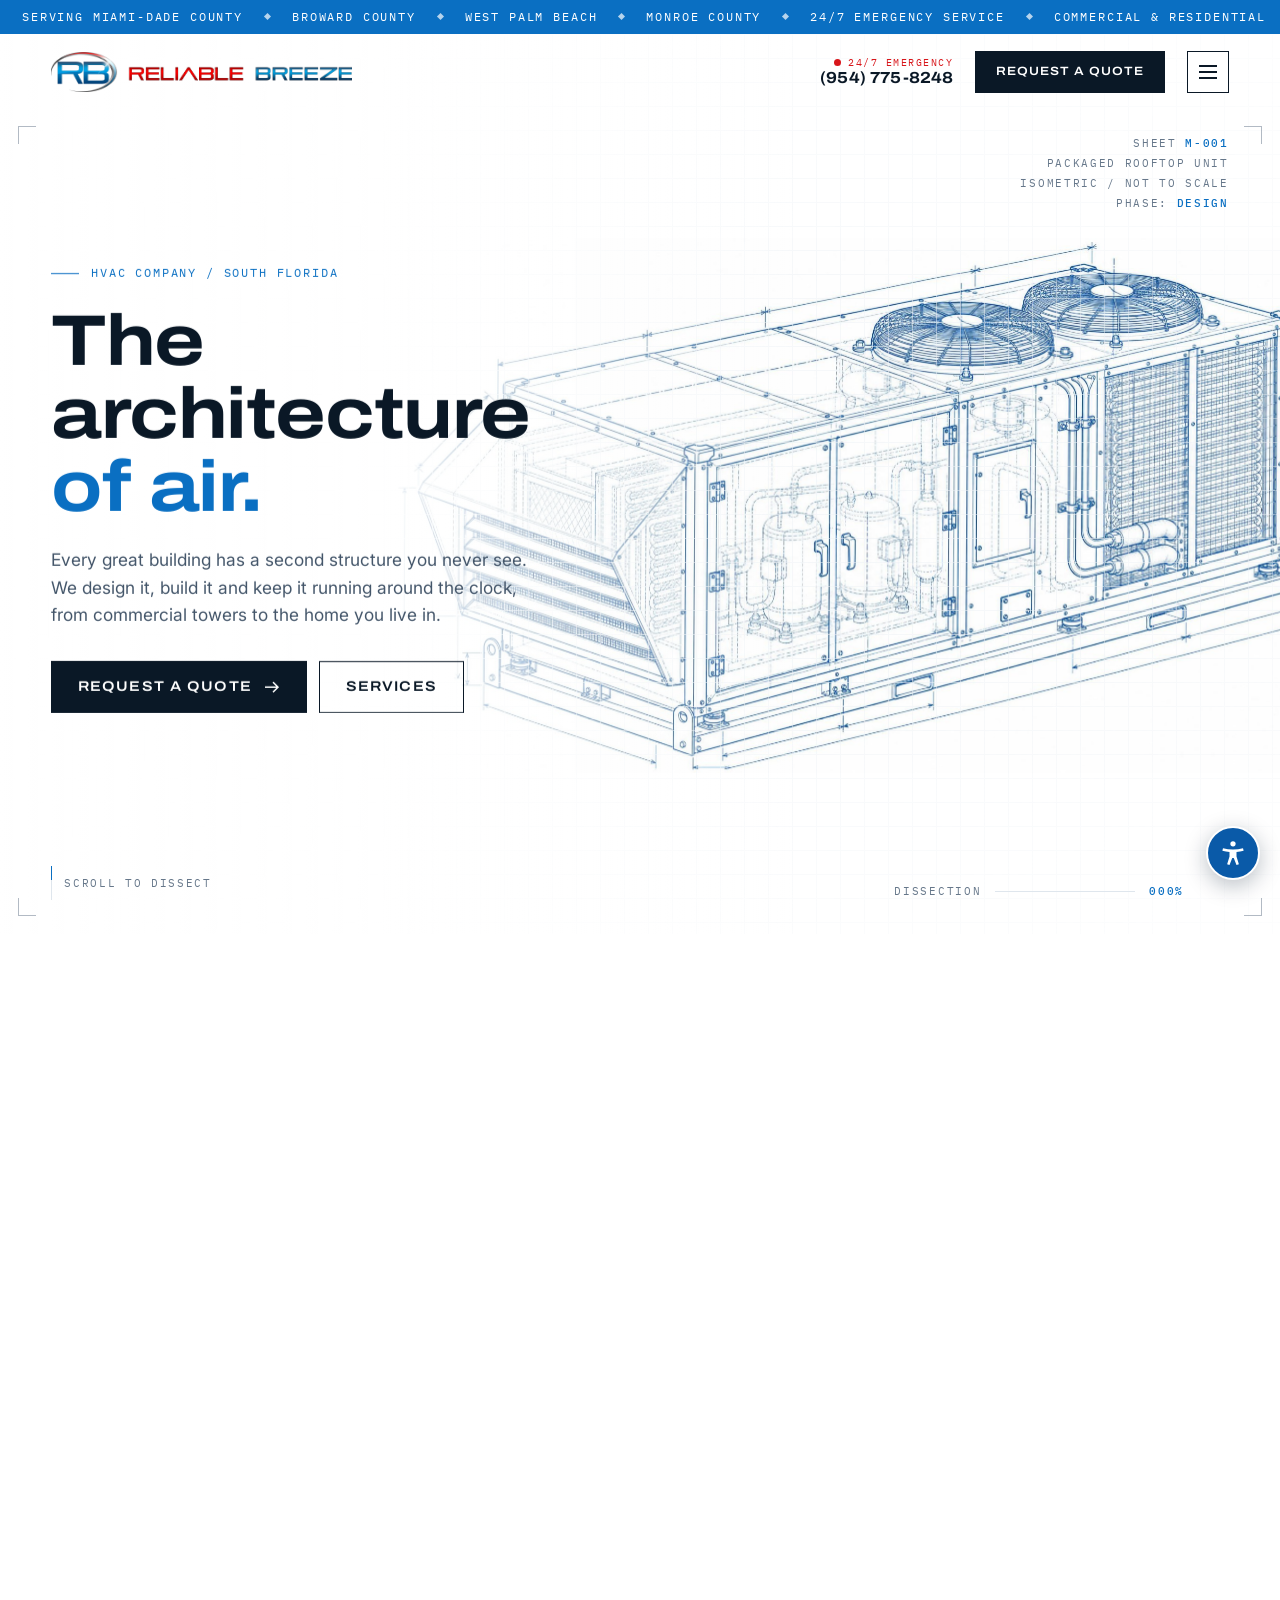
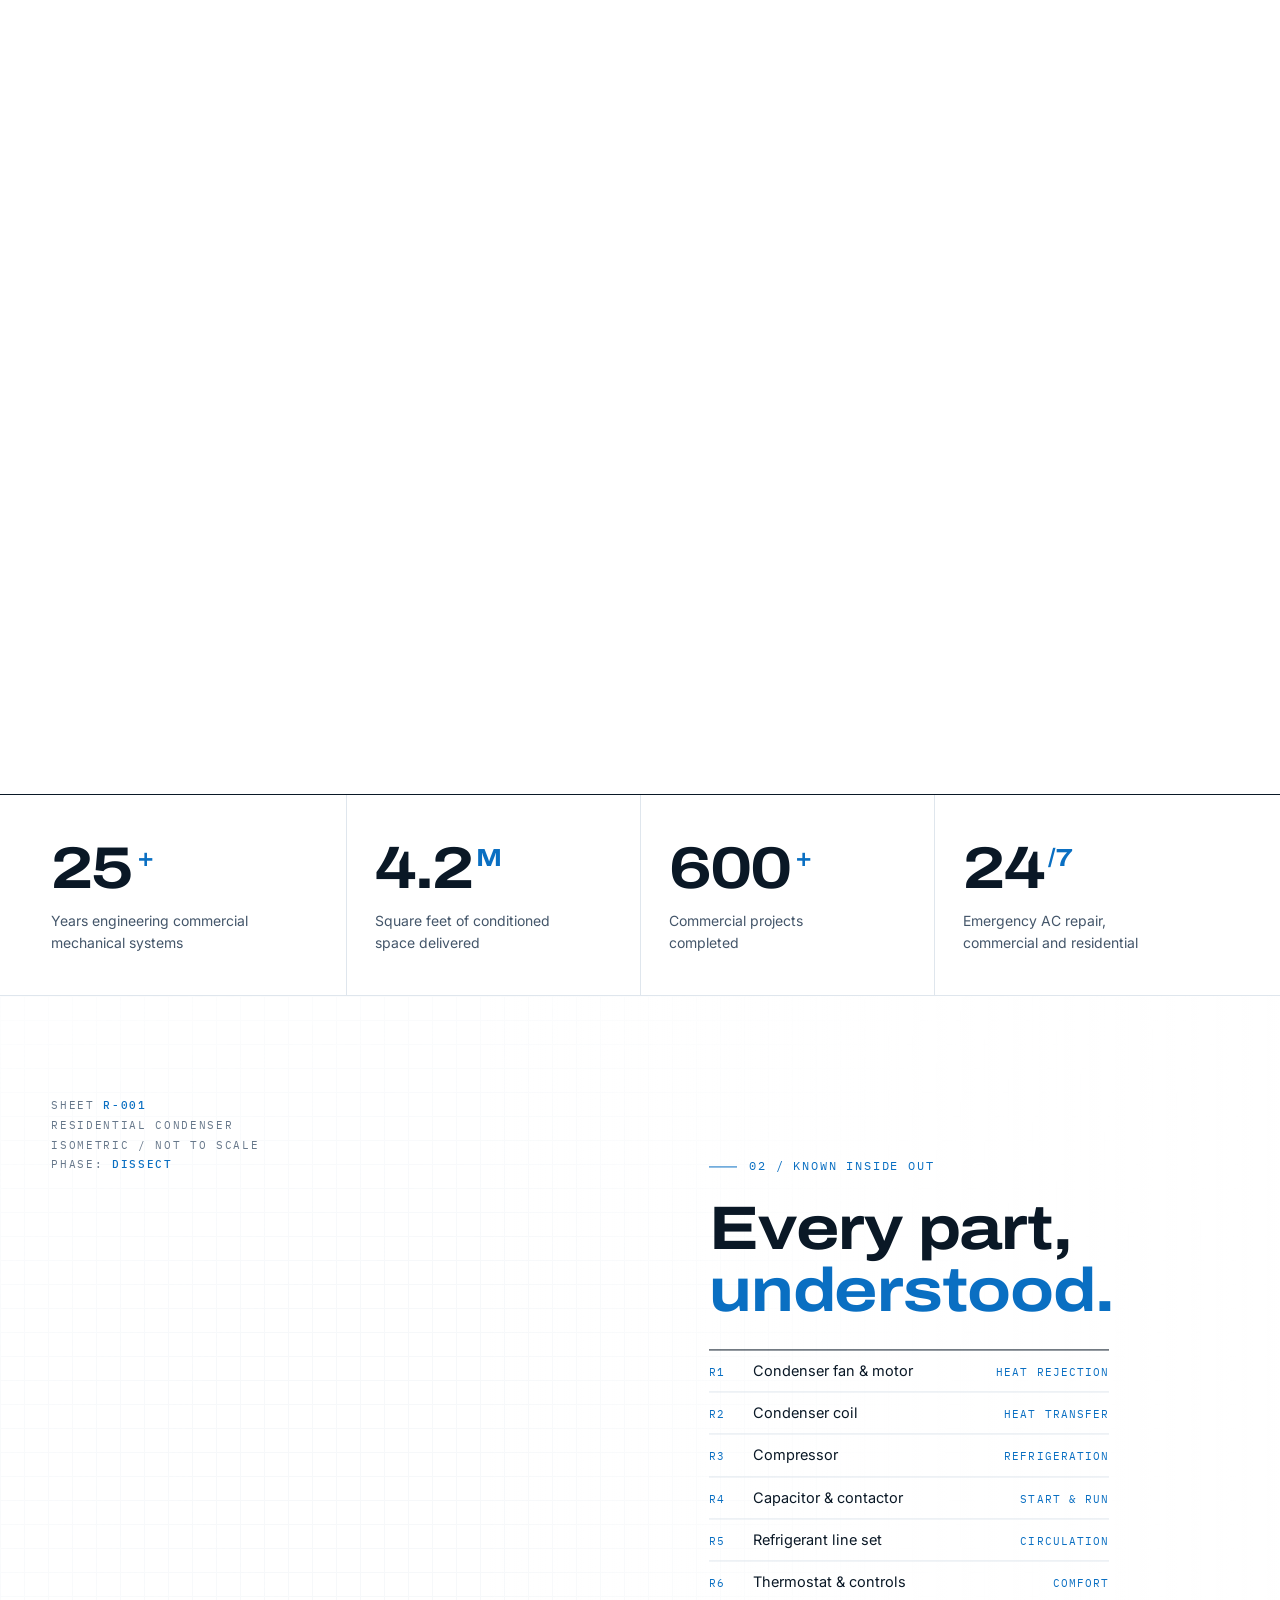
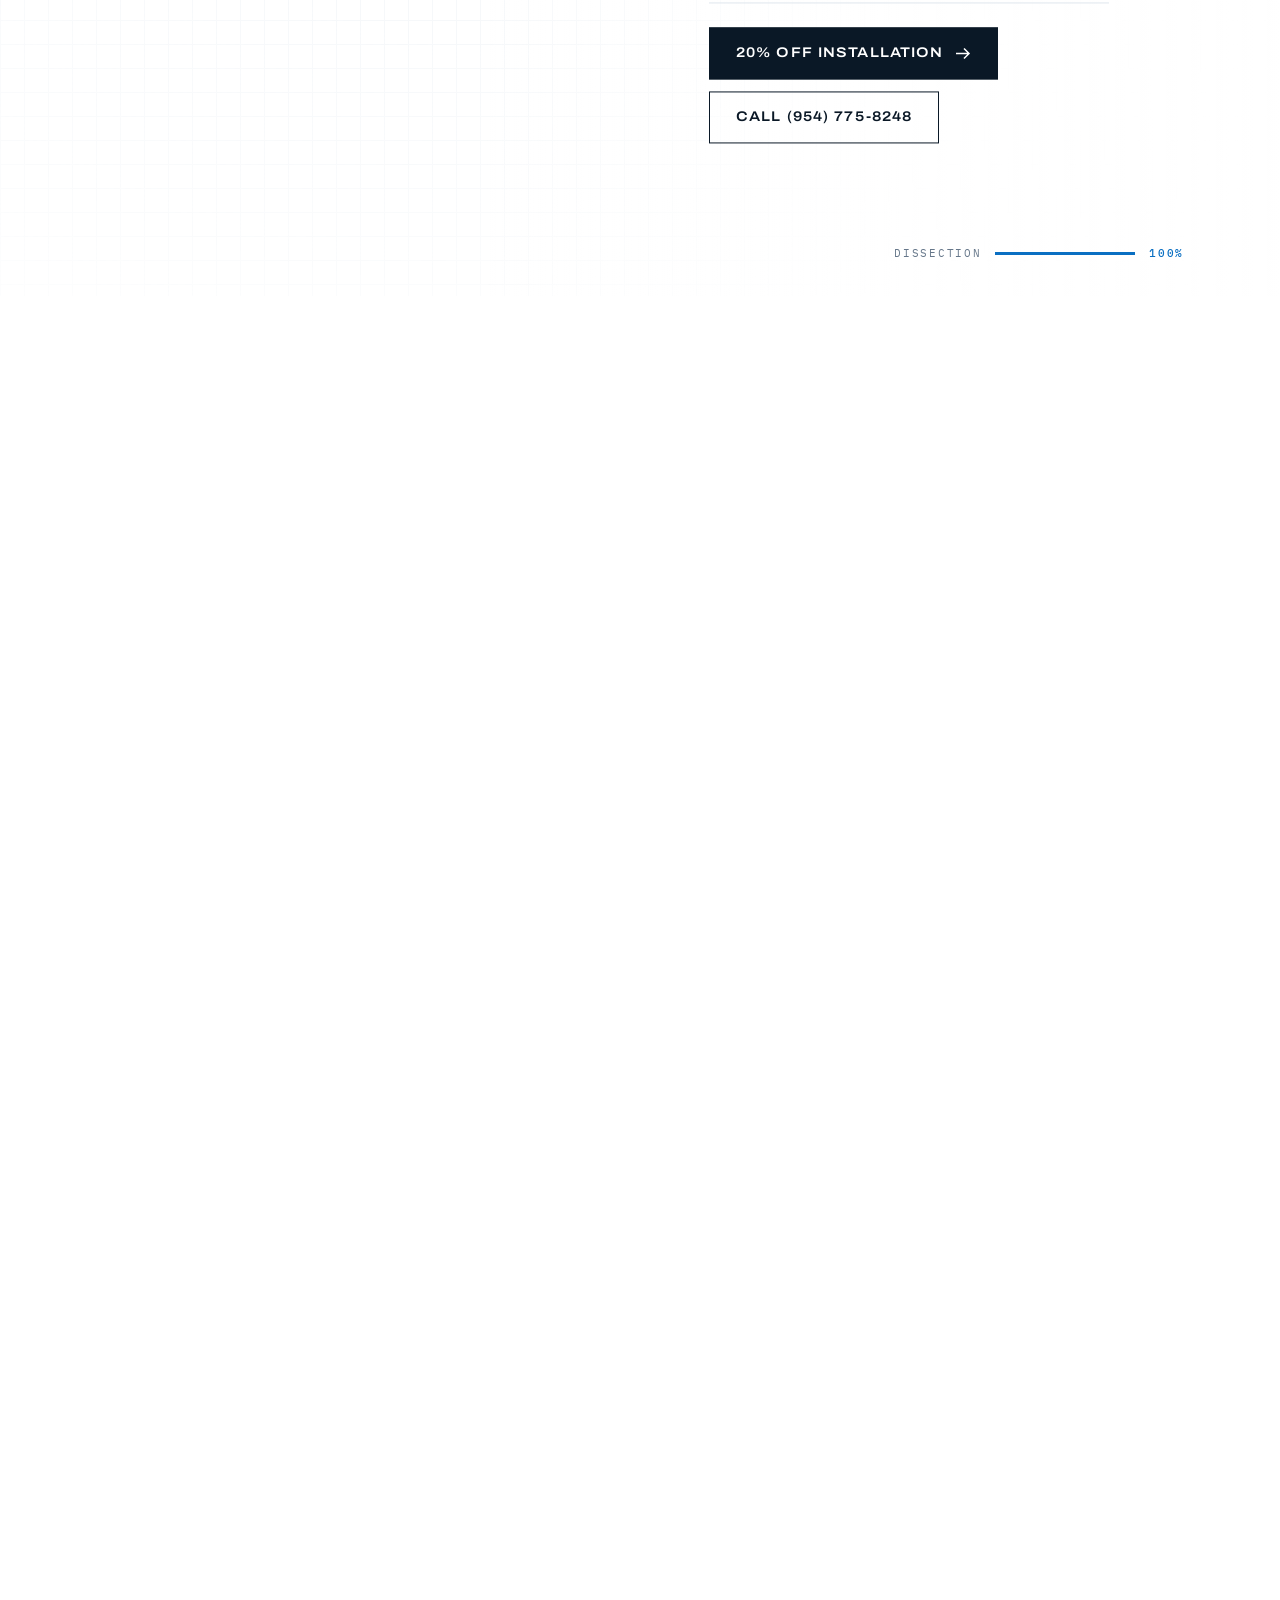
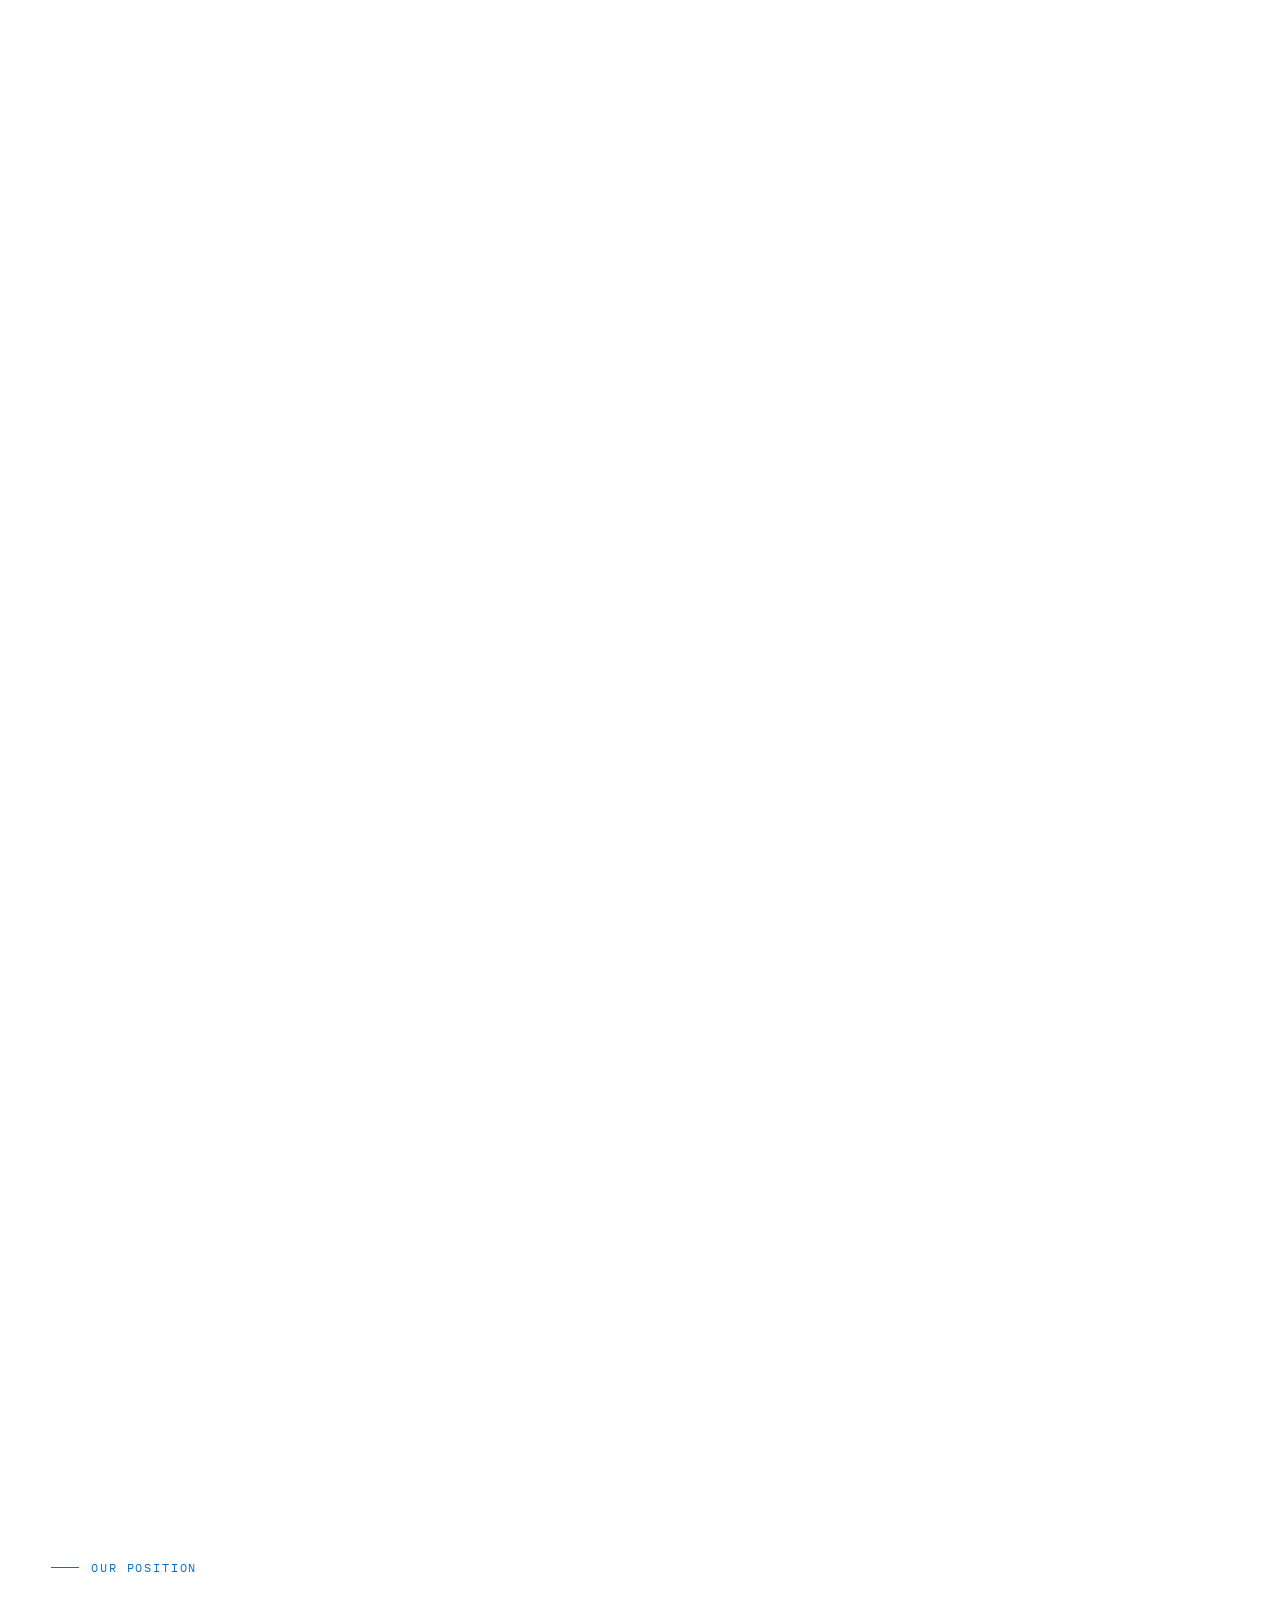
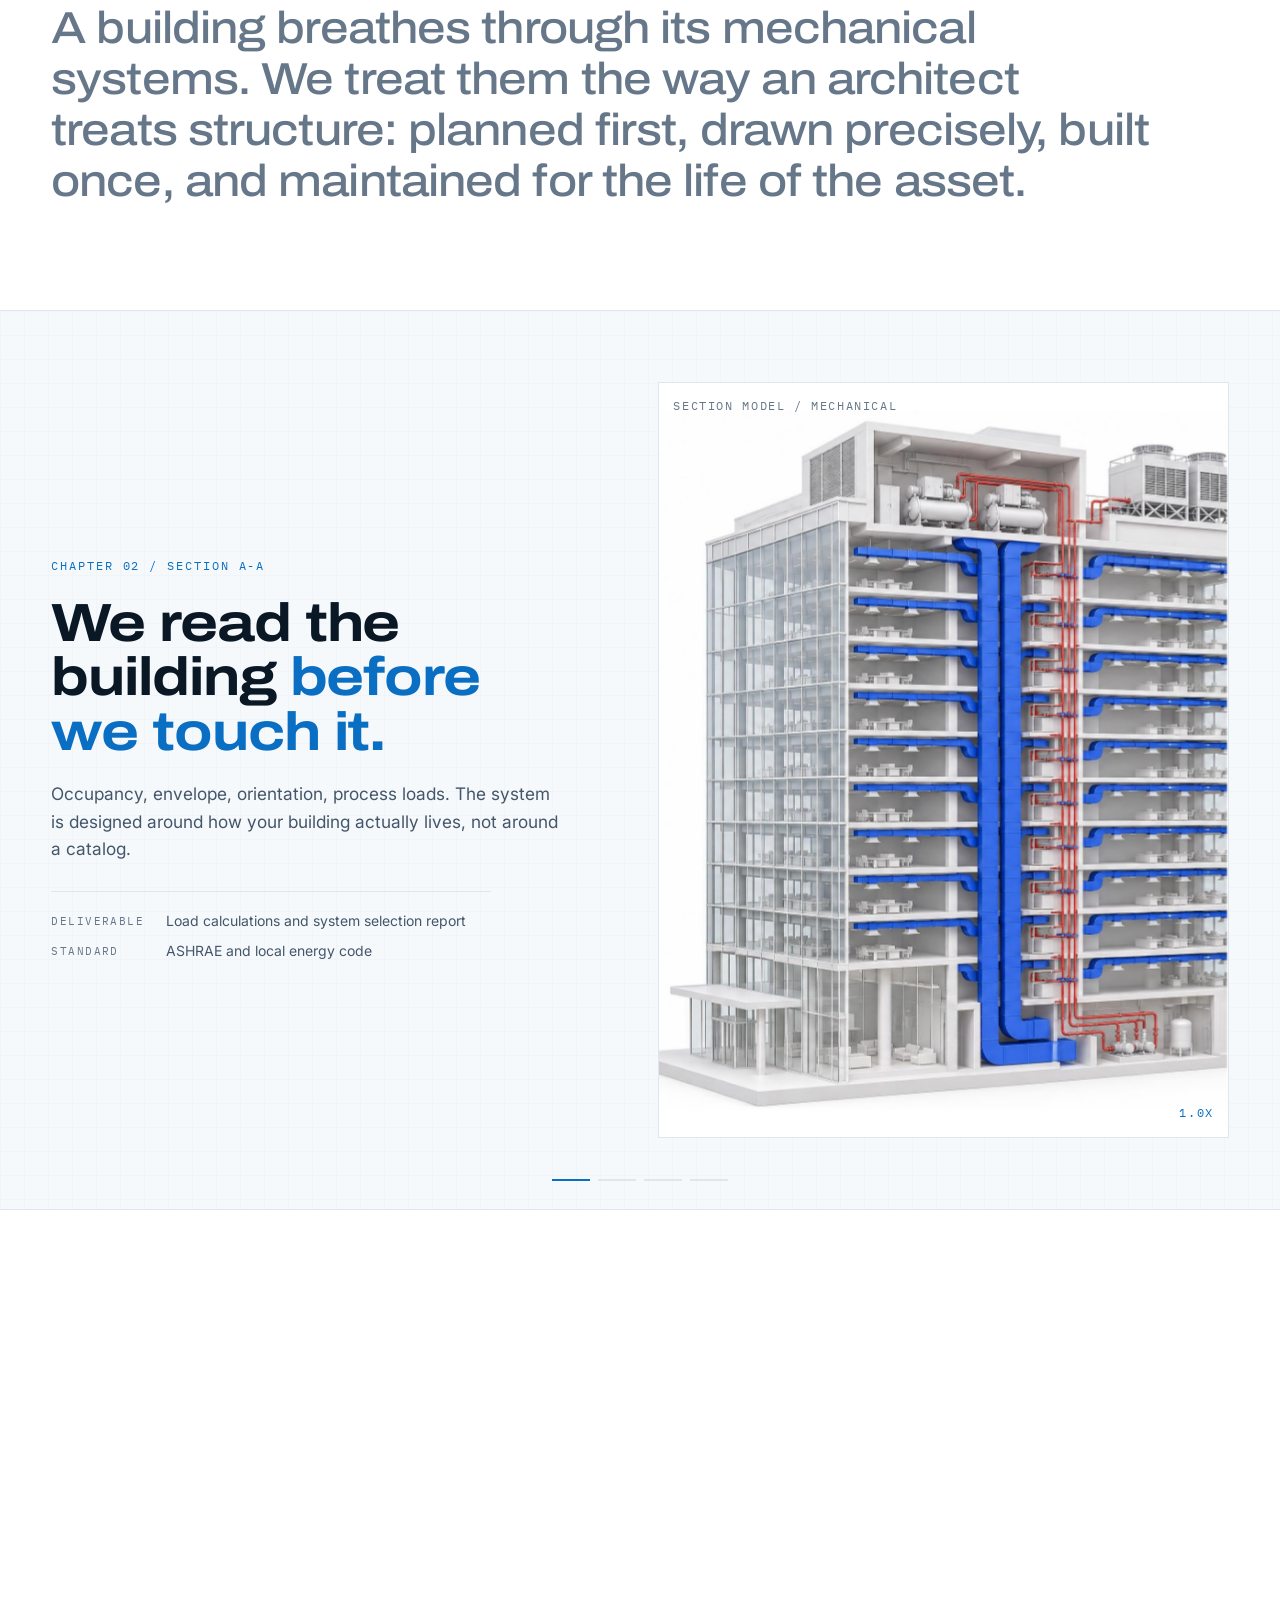
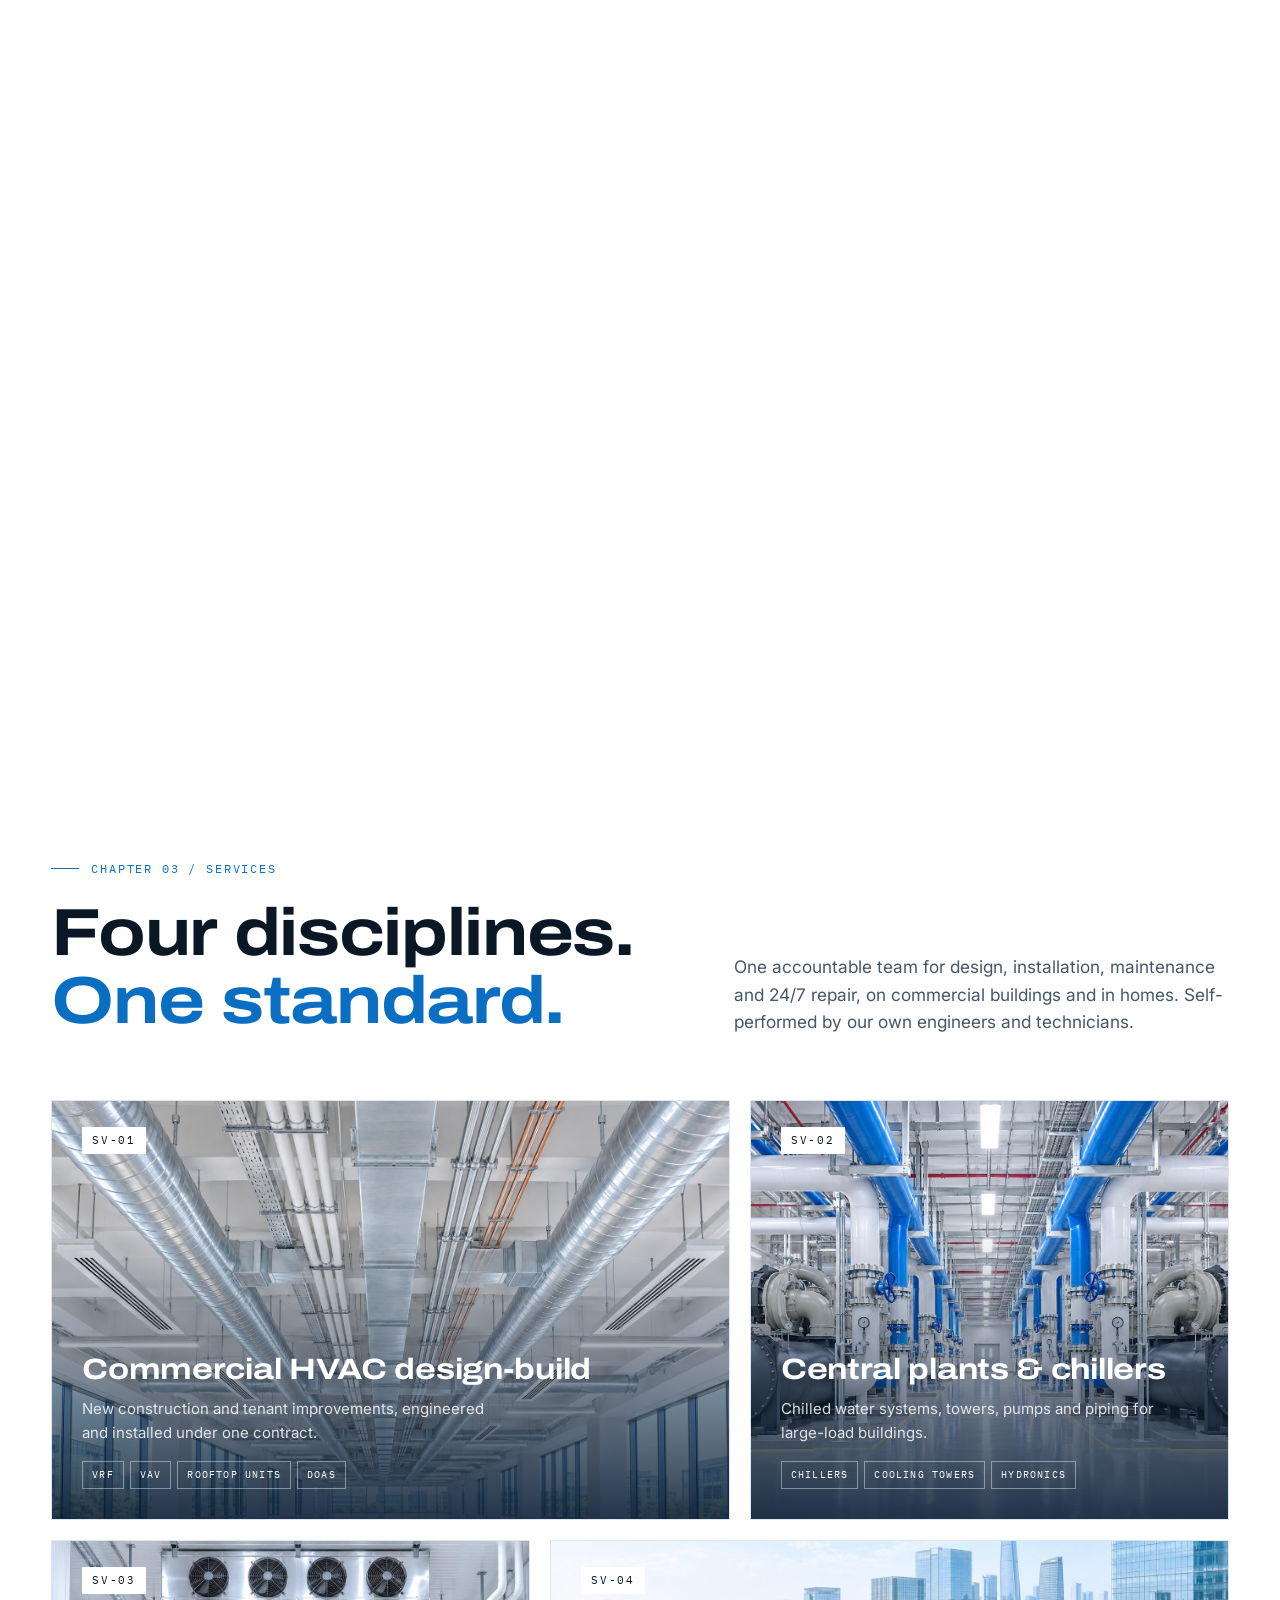
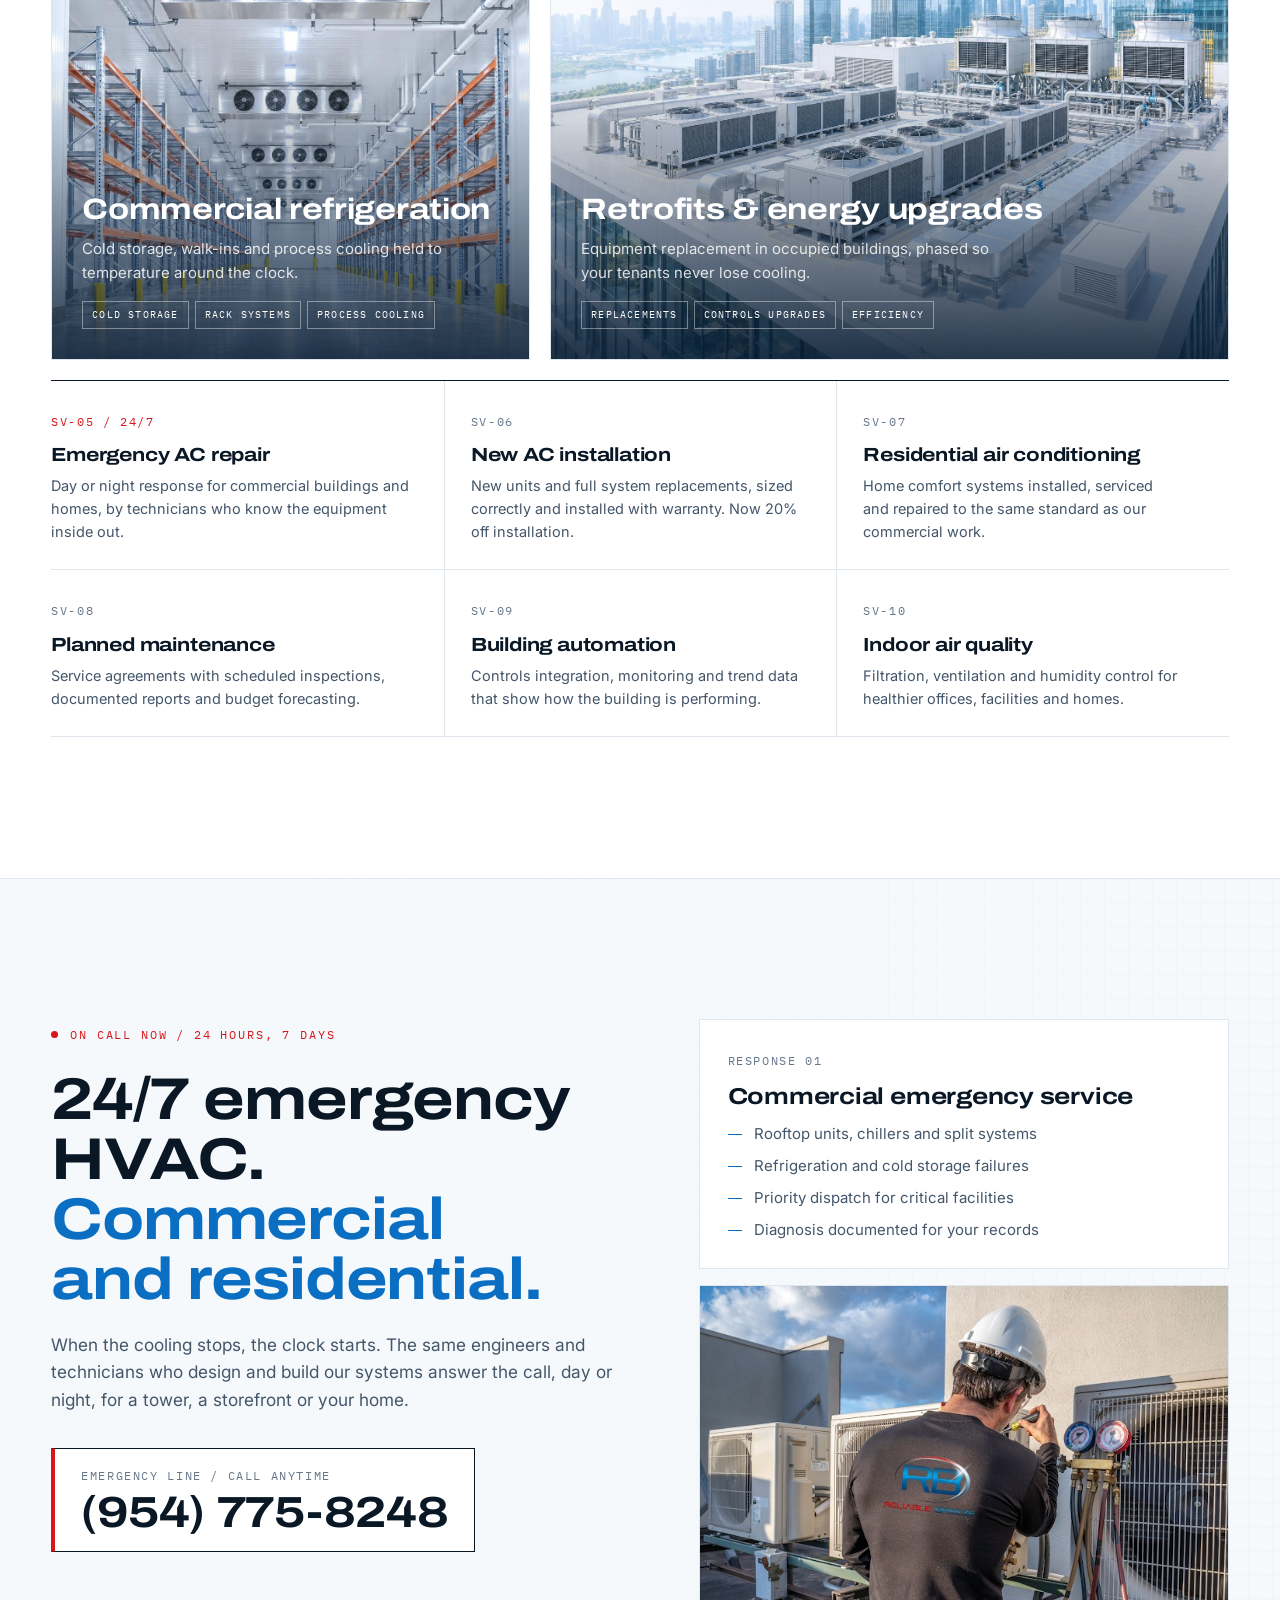
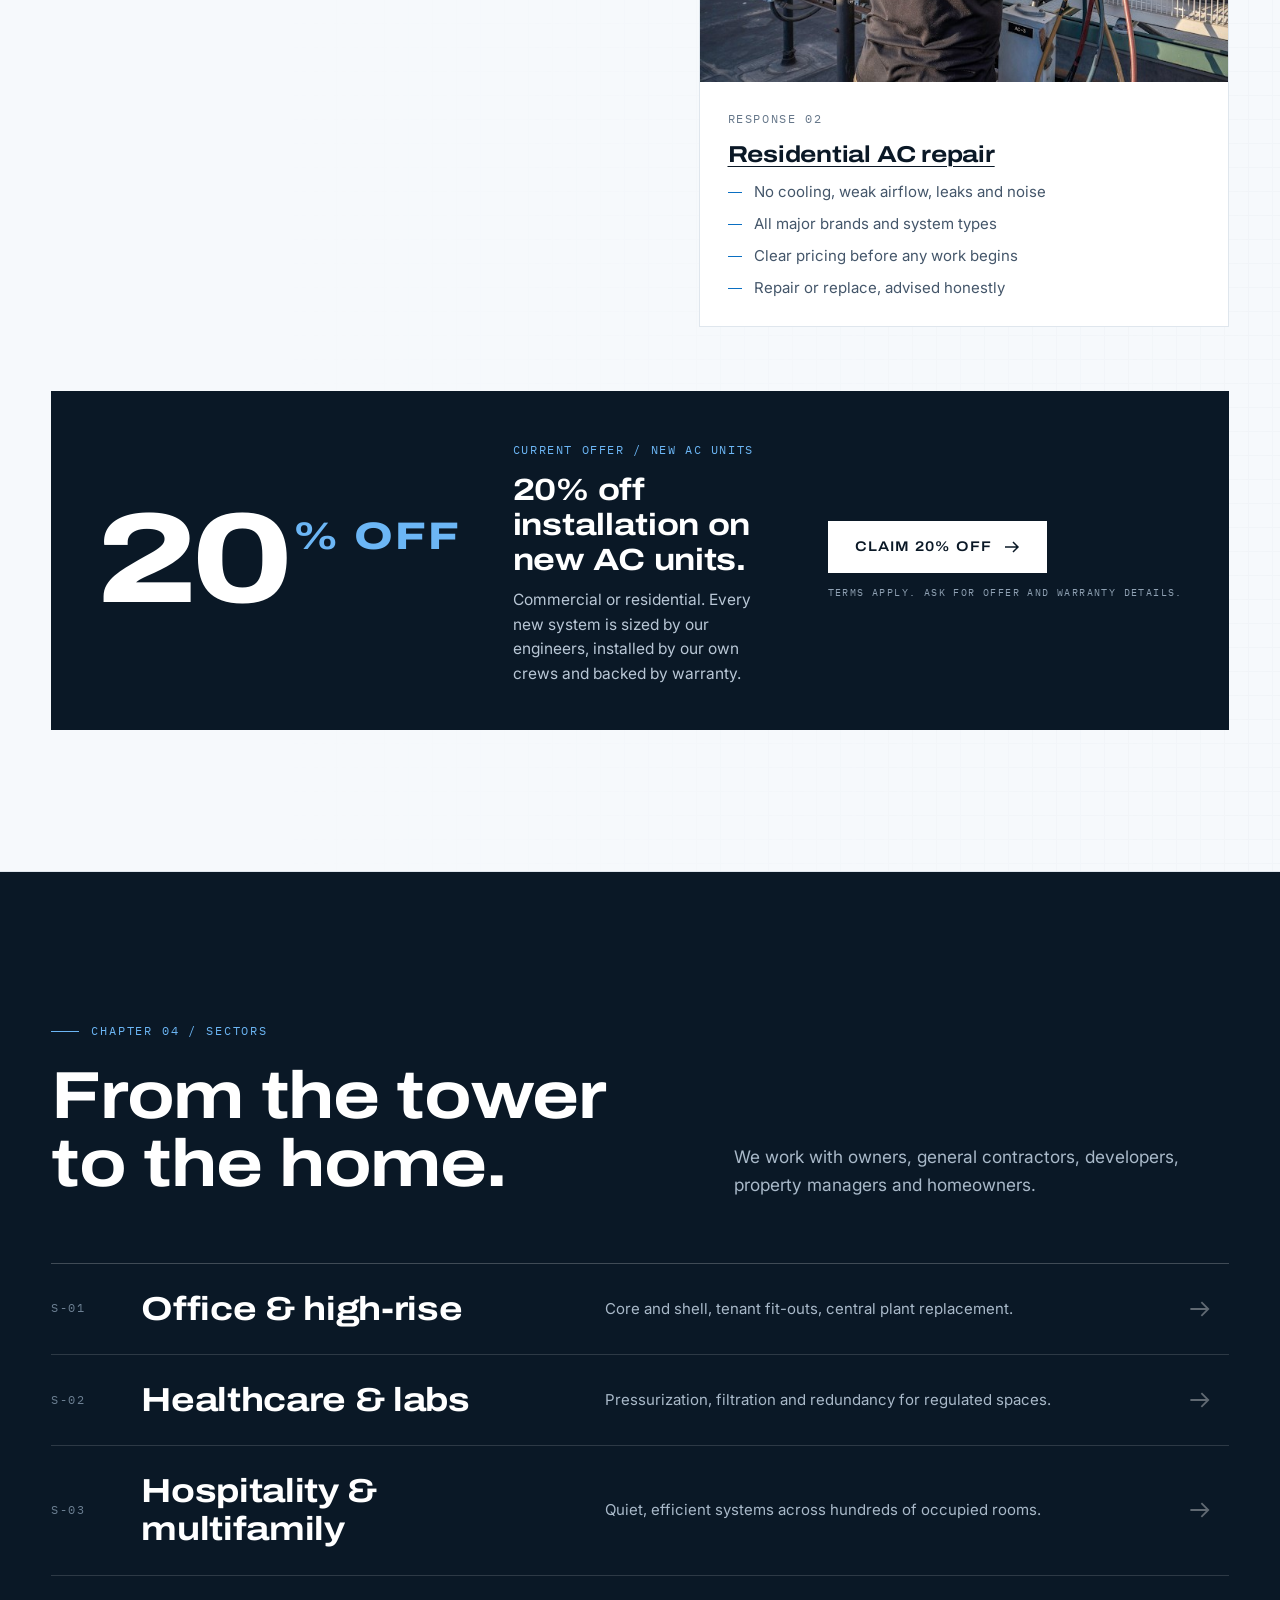
<file: index.html>
<!doctype html>
<html lang="en">
<head>
<meta charset="utf-8">
<meta name="viewport" content="width=device-width, initial-scale=1">
<title>Reliable Breeze | HVAC Company in Miami &amp; Fort Lauderdale | AC Repair &amp; Installation</title>
<meta name="description" content="Reliable Breeze is a licensed HVAC company serving Miami, Fort Lauderdale and South Florida. Commercial and residential AC repair, AC installation, refrigeration and 24/7 emergency service. Call (954) 775-8248.">
<meta property="og:title" content="Reliable Breeze | HVAC Company in Miami &amp; Fort Lauderdale | AC Repair &amp; Installation">
<meta property="og:description" content="Reliable Breeze is a licensed HVAC company serving Miami, Fort Lauderdale and South Florida. Commercial and residential AC repair, AC installation, refrigeration and 24/7 emergency service. Call (954) 775-8248.">
<meta property="og:type" content="website">
<meta property="og:image" content="https://reliablebreeze.com/assets/unit.jpg">
<link rel="icon" href="assets/logo-mark.png">
<link rel="preconnect" href="https://fonts.googleapis.com">
<link rel="preconnect" href="https://fonts.gstatic.com" crossorigin>
<link href="https://fonts.googleapis.com/css2?family=Archivo:wdth,wght@62..125,300..800&family=IBM+Plex+Mono:wght@400;500&family=Inter:wght@400;500;600&display=swap" rel="stylesheet">
<style>
:root{
  --ink:#0a1826; --ink-2:#44566a; --ink-3:#66778a;
  --line:#dfe6ed; --line-2:#eef2f6; --paper:#ffffff; --wash:#f6f9fc;
  --blue:#0a6fc2; --blue-deep:#063a73; --blue-soft:#e8f2fb; --red:#d8161b;
  --display:"Archivo",system-ui,sans-serif; --body:"Inter",system-ui,sans-serif; --mono:"IBM Plex Mono",ui-monospace,monospace;
  --gutter:clamp(20px,4vw,64px); --max:1320px;
}
*{box-sizing:border-box;margin:0;padding:0}
html{scroll-behavior:smooth;-webkit-text-size-adjust:100%}
body{background:var(--paper);color:var(--ink);font-family:var(--body);font-size:17px;line-height:1.6;overflow-x:clip;-webkit-font-smoothing:antialiased}
img{display:block;max-width:100%}
a{color:inherit;text-decoration:none}
h1,h2,h3{font-family:var(--display);font-stretch:118%;font-weight:700;letter-spacing:-.02em;line-height:1.02;text-wrap:balance}
h2{font-size:clamp(34px,5.2vw,76px)}
h3{font-size:clamp(20px,1.8vw,26px);letter-spacing:-.01em;line-height:1.15}
p{text-wrap:pretty}
.wrap{max-width:var(--max);margin:0 auto;padding:0 var(--gutter)}
.mono{font-family:var(--mono);font-size:11.5px;letter-spacing:.14em;text-transform:uppercase;color:var(--ink-3)}
.tag{display:inline-flex;align-items:center;gap:12px;font-family:var(--mono);font-size:11.5px;letter-spacing:.16em;text-transform:uppercase;color:var(--blue)}
.tag::before{content:"";width:28px;height:1px;background:var(--blue)}
.lede{font-size:clamp(17px,1.35vw,20px);color:var(--ink-2);max-width:56ch}
.blue{color:var(--blue)}
.btn{display:inline-flex;align-items:center;gap:12px;height:52px;padding:0 26px;font-family:var(--display);font-stretch:112%;font-weight:600;font-size:14px;letter-spacing:.08em;text-transform:uppercase;border:1px solid var(--ink);background:var(--ink);color:#fff;cursor:pointer;white-space:nowrap;transition:background .25s,color .25s,border-color .25s}
.btn:hover{background:var(--blue);border-color:var(--blue)}
.btn.ghost{background:transparent;color:var(--ink)}
.btn.ghost:hover{background:var(--ink);color:#fff;border-color:var(--ink)}
.btn svg{width:16px;height:16px;transition:transform .25s}
.btn:hover svg{transform:translateX(4px)}
:focus-visible{outline:2px solid var(--blue);outline-offset:3px}
.skip{position:absolute;left:-9999px;top:0;background:var(--ink);color:#fff;padding:12px 18px;z-index:2000}
.skip:focus{left:12px;top:12px}
.legal a{color:inherit;margin-right:18px}.legal a:hover{color:var(--blue)}

/* blueprint grid */
.grid-bg{position:absolute;inset:0;pointer-events:none;
  background-image:linear-gradient(var(--line-2) 1px,transparent 1px),linear-gradient(90deg,var(--line-2) 1px,transparent 1px),linear-gradient(var(--line) 1px,transparent 1px),linear-gradient(90deg,var(--line) 1px,transparent 1px);
  background-size:24px 24px,24px 24px,120px 120px,120px 120px;opacity:.75;
  -webkit-mask-image:radial-gradient(ellipse 85% 75% at 60% 50%,#000 30%,transparent 100%);mask-image:radial-gradient(ellipse 85% 75% at 60% 50%,#000 30%,transparent 100%)}

/* nav */
.nav{position:fixed;inset:0 0 auto 0;z-index:50;height:76px;display:flex;align-items:center;transition:background .3s,box-shadow .3s,height .3s}
.nav.scrolled{background:rgba(255,255,255,.88);backdrop-filter:saturate(1.4) blur(14px);-webkit-backdrop-filter:saturate(1.4) blur(14px);box-shadow:0 1px 0 var(--line);height:64px}
.nav .wrap{width:100%;display:flex;align-items:center;justify-content:space-between;gap:24px}
.brand{display:flex;align-items:center;gap:14px;flex:none}
.nav .wrap{max-width:1680px;gap:clamp(28px,3vw,56px)}
.brand img{height:42px;width:auto}
.brand b{font-family:var(--display);font-stretch:125%;font-weight:800;font-size:15px;letter-spacing:.1em;line-height:1.1;display:block}
.brand b i{font-style:normal;color:var(--blue)}
.nav-links{display:flex;gap:clamp(20px,2.2vw,40px);font-size:14px;font-weight:500;color:var(--ink-2)}
.nav-links a{position:relative;padding:6px 0;white-space:nowrap}
.nav-links a::after{content:"";position:absolute;left:0;bottom:0;height:1px;width:100%;background:var(--blue);transform:scaleX(0);transform-origin:left;transition:transform .3s}
.nav-links a:hover{color:var(--ink)}.nav-links a:hover::after{transform:scaleX(1)}
.nav .btn{height:42px;padding:0 20px;font-size:12px}
.nav-cta{display:flex;align-items:center;gap:22px;flex:none}
.nav-phone{display:flex;flex-direction:column;align-items:flex-end;line-height:1.2;white-space:nowrap}
.nav-phone small{display:flex;align-items:center;gap:7px;font-family:var(--mono);font-size:9.5px;letter-spacing:.16em;text-transform:uppercase;color:var(--red)}
.nav-phone b{font-family:var(--display);font-stretch:112%;font-weight:700;font-size:16px;letter-spacing:.01em}
.nav-phone:hover b{color:var(--blue)}
.live{display:inline-block;width:7px;height:7px;border-radius:50%;background:var(--red);box-shadow:0 0 0 0 rgba(216,22,27,.5);animation:live 1.8s ease-out infinite;flex:none}
@keyframes live{0%{box-shadow:0 0 0 0 rgba(216,22,27,.5)}100%{box-shadow:0 0 0 9px rgba(216,22,27,0)}}
@media(min-width:561px){.brand b{font-size:16px;white-space:nowrap}}
@media(max-width:1300px){.nav-links{display:none}}
@media(max-width:560px){.nav .nav-cta .btn{display:none}.nav-phone{border:1px solid var(--ink);padding:6px 12px;align-items:center}.nav-phone b{font-size:14px}}
@media(max-width:520px){.brand img{height:34px}.brand{gap:10px}.brand b{font-size:11.5px;letter-spacing:.06em}.nav .btn{height:38px;padding:0 12px;font-size:10.5px;letter-spacing:.05em}}

/* ---------- HERO ---------- */
.hero{position:relative;height:440vh}
.stage{position:sticky;top:0;height:100vh;min-height:560px;overflow:hidden;perspective:1800px}
.unit-wrap{position:absolute;right:-4vw;top:50%;width:min(74vw,1280px);aspect-ratio:2688/1520;transform:translateY(-46%);will-change:transform}
.unit{position:absolute;inset:0;transform-style:preserve-3d;will-change:transform}
.unit img{position:absolute;inset:0;width:100%;height:100%;object-fit:contain;user-select:none;-webkit-user-drag:none}
.unit .render{clip-path:inset(0 100% 0 0)}
.unit .exploded{opacity:0}
.scan{position:absolute;top:4%;bottom:4%;left:0;width:1px;background:var(--blue);opacity:0;box-shadow:0 0 0 1px rgba(10,111,194,.12),0 0 34px 6px rgba(10,111,194,.35)}
.scan::before,.scan::after{content:"";position:absolute;left:-4px;width:9px;height:9px;border:1px solid var(--blue);background:#fff}
.scan::before{top:-5px}.scan::after{bottom:-5px}
.stage .grid-bg{z-index:1;opacity:.5}
.hero-copy{position:absolute;z-index:3;left:max(var(--gutter),calc((100vw - var(--max))/2 + var(--gutter)));top:50%;transform:translateY(-50%);width:min(560px,88vw)}
.cap{position:absolute;left:0;top:50%;width:100%;transform:translateY(-50%);opacity:0;pointer-events:none;will-change:opacity,transform}
.cap.on{pointer-events:auto}
.cap h1,.cap h2{font-size:clamp(40px,5.6vw,88px);margin:22px 0 22px}
.cap .lede{max-width:44ch}
.cap .cta{display:flex;flex-wrap:wrap;gap:12px;margin-top:32px}
.copy-veil{position:absolute;z-index:2;inset:0 auto 0 0;width:62vw;background:linear-gradient(90deg,#fff 0,rgba(255,255,255,.94) 48%,rgba(255,255,255,0) 100%);pointer-events:none}
.schedule{margin-top:26px;border-top:1px solid var(--ink);max-width:400px}
.schedule li{list-style:none;display:flex;gap:16px;align-items:baseline;padding:9px 0;border-bottom:1px solid var(--line);font-size:14.5px;color:var(--ink-3);transition:color .3s}
.schedule li span{font-family:var(--mono);font-size:11px;letter-spacing:.1em;width:28px}
.schedule li em{margin-left:auto;font-style:normal;font-family:var(--mono);font-size:10.5px;letter-spacing:.1em;text-transform:uppercase;opacity:0;transition:opacity .3s}
.schedule li.lit{color:var(--ink)}.schedule li.lit span{color:var(--blue)}.schedule li.lit em{opacity:1;color:var(--blue)}
/* HUD */
.hud{position:absolute;z-index:4;pointer-events:none;font-family:var(--mono);font-size:10.5px;letter-spacing:.16em;text-transform:uppercase;color:var(--ink-3)}
.hud.tr{right:var(--gutter);top:100px;text-align:right;line-height:1.9}
.hud.br{right:var(--gutter);bottom:34px;display:flex;align-items:center;gap:14px}
.hud.bl{left:max(var(--gutter),calc((100vw - var(--max))/2 + var(--gutter)));bottom:34px;display:flex;align-items:center;gap:12px}
.hud b{color:var(--blue);font-weight:500}
.meter{width:140px;height:1px;background:var(--line);position:relative}
.meter i{position:absolute;left:0;top:-1px;height:3px;width:100%;background:var(--blue);transform-origin:left;transform:scaleX(0)}
.mouse{width:1px;height:34px;background:var(--line);position:relative;overflow:hidden}
.mouse::after{content:"";position:absolute;left:0;top:0;width:1px;height:14px;background:var(--blue);animation:drip 1.8s ease-in-out infinite}
@keyframes drip{0%{transform:translateY(-14px)}100%{transform:translateY(34px)}}
.crop{position:absolute;z-index:4;width:18px;height:18px;border:1px solid var(--ink-3);opacity:.5;pointer-events:none}
.crop.a{left:18px;top:92px;border-right:0;border-bottom:0}.crop.b{right:18px;top:92px;border-left:0;border-bottom:0}
.crop.c{left:18px;bottom:18px;border-right:0;border-top:0}.crop.d{right:18px;bottom:18px;border-left:0;border-top:0}
@media(max-width:900px){
  .hero{height:380vh}
  .unit-wrap{right:auto;left:50%;width:128vw;top:34%;transform:translate(-50%,-50%)}
  .hero-copy{top:auto;bottom:86px;transform:none;height:44vh}
  .cap{top:auto;bottom:0;transform:none}
  .cap h1,.cap h2{margin:14px 0 14px}
  .copy-veil{inset:auto 0 0 0;width:100%;height:60vh;background:linear-gradient(0deg,#fff 0,rgba(255,255,255,.96) 70%,rgba(255,255,255,0) 100%)}
  .hud.tr,.crop{display:none}.hud.br{display:none}
  .unit-wrap{top:27%}
  .cap .lede{font-size:15px;line-height:1.5}
  .cap h1,.cap h2{font-size:clamp(34px,10.5vw,56px)}
  .cap .cta .btn{height:46px;padding:0 16px;font-size:12px}
  .copy-veil{height:66vh;background:linear-gradient(0deg,#fff 0,rgba(255,255,255,.97) 78%,rgba(255,255,255,0) 100%)}
  .schedule li{padding:6px 0;font-size:13.5px}.schedule{margin-top:14px}
  .cap .cta{margin-top:20px}
}

/* residential: mirrored hero */
.resi{height:400vh}
@media(min-width:901px){
  .resi .unit-wrap{right:auto;left:-7vw;width:min(70vw,1180px)}
  .resi .hero-copy{left:auto;right:max(var(--gutter),calc((100vw - var(--max))/2 + var(--gutter)));width:min(520px,42vw)}
  .resi .copy-veil{inset:0 0 0 auto;background:linear-gradient(270deg,#fff 0,rgba(255,255,255,.94) 48%,rgba(255,255,255,0) 100%)}
  .resi .grid-bg{-webkit-mask-image:radial-gradient(ellipse 85% 75% at 40% 50%,#000 30%,transparent 100%);mask-image:radial-gradient(ellipse 85% 75% at 40% 50%,#000 30%,transparent 100%)}
  .resi .hud.tr{right:auto;left:max(var(--gutter),calc((100vw - var(--max))/2 + var(--gutter)));text-align:left}
}
.resi .cap h2{font-size:clamp(36px,4.8vw,76px)}
.resi .cap .cta{margin-top:24px}
@media(max-width:900px){.resi{height:360vh}.resi .cap .cta{margin-top:14px}.resi .schedule li em{display:none}}

/* ---------- STATS ---------- */
.stats{border-top:1px solid var(--ink);border-bottom:1px solid var(--line);background:#fff;position:relative;z-index:2}
.stats .wrap{display:grid;grid-template-columns:repeat(4,1fr)}
.stat{padding:44px 28px 40px 0;border-left:1px solid var(--line);padding-left:28px}
.stat:first-child{border-left:0;padding-left:0}
.stat .n{font-family:var(--display);font-stretch:118%;font-weight:700;font-size:clamp(38px,4.6vw,68px);letter-spacing:-.03em;line-height:1}
.stat .n sup{font-size:.42em;color:var(--blue);margin-left:4px;vertical-align:top;position:relative;top:.3em;letter-spacing:0}
.stat p{margin-top:12px;font-size:14px;color:var(--ink-2);max-width:22ch}
@media(max-width:820px){.stats .wrap{grid-template-columns:1fr 1fr}.stat{padding:28px 16px 26px 20px}.stat:nth-child(odd){border-left:0;padding-left:0}.stat:nth-child(n+3){border-top:1px solid var(--line)}}

/* ---------- sections ---------- */
section{position:relative}
.sec{padding:clamp(88px,11vw,170px) 0}
.sec-head{display:grid;grid-template-columns:1.25fr 1fr;gap:clamp(24px,5vw,80px);align-items:end;margin-bottom:clamp(40px,5vw,72px)}
.sec-head h2{margin-top:22px}
@media(max-width:860px){.sec-head{grid-template-columns:1fr}}
.rv{opacity:0;transform:translateY(26px);transition:opacity .9s cubic-bezier(.2,.7,.2,1),transform .9s cubic-bezier(.2,.7,.2,1);transition-delay:var(--d,0s)}
.rv.in{opacity:1;transform:none}

/* manifesto */
.manifesto{padding:clamp(90px,12vw,180px) 0 clamp(60px,8vw,110px)}
.manifesto p.big{font-family:var(--display);font-stretch:112%;font-weight:500;font-size:clamp(26px,3.5vw,52px);line-height:1.14;letter-spacing:-.02em;max-width:24ch;max-width:min(1100px,100%)}
.manifesto p.big span{color:var(--ink-3);transition:color .5s}
.manifesto p.big span.lit{color:var(--ink)}
.manifesto p.big span.lit.k{color:var(--blue)}

/* ---------- STUDY (tower) ---------- */
.study{height:400vh}
.study-stage{position:sticky;top:0;height:100vh;min-height:560px;overflow:hidden;background:var(--wash);border-top:1px solid var(--line);border-bottom:1px solid var(--line)}
.study-stage .grid-bg{-webkit-mask-image:none;mask-image:none;opacity:.6}
.study-grid{position:relative;z-index:2;height:100%;display:grid;grid-template-columns:minmax(0,1fr) minmax(0,1.05fr);gap:clamp(24px,5vw,80px);align-items:center}
.study-copy{position:relative;height:min(520px,70vh)}
.step{position:absolute;inset:0;display:flex;flex-direction:column;justify-content:center;opacity:0;transform:translateY(30px);transition:opacity .6s,transform .6s;pointer-events:none}
.step.on{opacity:1;transform:none;pointer-events:auto}
.step .num{font-family:var(--mono);font-size:12px;letter-spacing:.16em;color:var(--blue)}
.step h2{font-size:clamp(32px,4.2vw,62px);margin:20px 0}
.step dl{margin-top:28px;display:grid;grid-template-columns:auto 1fr;gap:8px 22px;font-size:14px;border-top:1px solid var(--line);padding-top:18px;max-width:440px}
.step dt{font-family:var(--mono);font-size:10.5px;letter-spacing:.14em;text-transform:uppercase;color:var(--ink-3);padding-top:3px}
.step dd{color:var(--ink-2)}
.tower-frame{position:relative;height:min(84vh,820px);overflow:hidden;background:#fff;border:1px solid var(--line)}
.tower-frame img{width:100%;height:100%;object-fit:contain;transition:transform 1.3s cubic-bezier(.65,0,.2,1);will-change:transform}
.tower-frame .tick{position:absolute;left:14px;top:14px;z-index:2}
.tower-frame .tick2{position:absolute;right:14px;bottom:14px;z-index:2;color:var(--blue)}
.reticle{position:absolute;left:50%;top:50%;width:120px;height:120px;margin:-60px 0 0 -60px;border:1px solid rgba(10,111,194,.55);border-radius:50%;opacity:0;transition:opacity .6s .5s;pointer-events:none}
.reticle::before,.reticle::after{content:"";position:absolute;background:rgba(10,111,194,.55)}
.reticle::before{left:50%;top:-14px;bottom:-14px;width:1px}.reticle::after{top:50%;left:-14px;right:-14px;height:1px}
.tower-frame.zoom .reticle{opacity:1}
.study-rail{position:absolute;z-index:3;left:50%;bottom:28px;transform:translateX(-50%);display:flex;gap:8px}
.study-rail i{width:38px;height:2px;background:var(--line);transition:background .4s}
.study-rail i.on{background:var(--blue)}
@media(max-width:900px){
  .study-grid{grid-template-columns:1fr;grid-template-rows:46vh 1fr;gap:0;align-items:stretch;padding-top:70px}
  .tower-frame{height:auto;order:-1;margin:0 calc(var(--gutter)*-1);border-left:0;border-right:0}
  .study-copy{height:auto}
  .step{justify-content:flex-start;padding-top:22px}
  .step h2{margin:10px 0 10px}.step dl{margin-top:12px;padding-top:10px;gap:4px 16px;font-size:13px}
  .step .lede{font-size:15px}
  .study-rail{bottom:14px}
}

/* ---------- SERVICES ---------- */
.caps{display:grid;grid-template-columns:repeat(12,1fr);gap:20px}
.capcard{position:relative;overflow:hidden;background:var(--wash);border:1px solid var(--line);min-height:420px;display:flex;flex-direction:column;justify-content:flex-end;color:#fff;isolation:isolate}
.capcard:nth-child(1){grid-column:span 7}.capcard:nth-child(2){grid-column:span 5}
.capcard:nth-child(3){grid-column:span 5}.capcard:nth-child(4){grid-column:span 7}
.capcard img{position:absolute;inset:0;width:100%;height:100%;object-fit:cover;z-index:-2;transition:transform 1.4s cubic-bezier(.2,.7,.2,1)}
.capcard::before{content:"";position:absolute;inset:0;z-index:-1;background:linear-gradient(180deg,rgba(6,26,48,0) 30%,rgba(6,26,48,.86) 100%)}
.capcard:hover img{transform:scale(1.06)}
.capcard .body{padding:30px}
.capcard .idx{position:absolute;left:30px;top:26px;font-family:var(--mono);font-size:11px;letter-spacing:.16em;color:var(--ink);background:#fff;padding:5px 10px}
.capcard h3{font-size:clamp(22px,2.3vw,34px)}
.capcard p{margin-top:10px;font-size:15px;color:rgba(255,255,255,.84);max-width:46ch}
.capcard ul{margin-top:16px;display:flex;flex-wrap:wrap;gap:6px;list-style:none}
.capcard li{font-family:var(--mono);font-size:10px;letter-spacing:.12em;text-transform:uppercase;border:1px solid rgba(255,255,255,.4);padding:5px 9px}
@media(max-width:860px){.capcard{grid-column:1/-1!important;min-height:360px}}
.speclist{margin-top:20px;display:grid;grid-template-columns:repeat(3,1fr);border-top:1px solid var(--ink)}
.speclist div{padding:26px 26px 26px 0;border-bottom:1px solid var(--line)}
.speclist div{padding-left:26px;border-left:1px solid var(--line)}
.speclist div:nth-child(3n+1){padding-left:0;border-left:0}
.speclist h3{font-size:19px;margin:10px 0 8px}
.speclist p{font-size:14.5px;color:var(--ink-2)}
@media(max-width:860px){.speclist{grid-template-columns:1fr}.speclist div{padding-left:0;border-left:0}}

/* ---------- EMERGENCY + OFFER ---------- */
.emergency{background:var(--wash);border-top:1px solid var(--line);border-bottom:1px solid var(--line);overflow:hidden}
.emergency .grid-bg{-webkit-mask-image:linear-gradient(90deg,transparent 20%,#000);mask-image:linear-gradient(90deg,transparent 20%,#000);opacity:.6}
.emergency .wrap{position:relative;z-index:2}
.tag.red{color:var(--red)}.tag.red::before{display:none}
.em-grid{display:grid;grid-template-columns:1.1fr 1fr;gap:clamp(28px,5vw,80px);align-items:start}
.em-grid h2{margin:22px 0;font-size:clamp(34px,4.6vw,66px)}
.em-phone{display:inline-flex;flex-direction:column;gap:6px;margin-top:34px;padding:18px 26px 16px;background:#fff;border:1px solid var(--ink);border-left:4px solid var(--red);transition:background .25s,color .25s}
.em-phone b{font-family:var(--display);font-stretch:118%;font-weight:700;font-size:clamp(28px,3.4vw,46px);letter-spacing:-.01em;line-height:1}
.em-phone:hover{background:var(--ink);color:#fff}.em-phone:hover .mono{color:#b9c7d6}
.em-cols{display:grid;gap:16px}
.em-card{background:#fff;border:1px solid var(--line);padding:26px 28px}
.em-card h3{margin:10px 0 12px}
.em-photo{width:calc(100% + 56px);max-width:none;margin:-26px -28px 22px;aspect-ratio:4/3;object-fit:cover;object-position:50% 40%}
.em-card ul{list-style:none;display:grid;gap:8px;font-size:15px;color:var(--ink-2)}
.em-card li{display:flex;gap:12px;align-items:baseline}
.em-card li::before{content:"";width:14px;height:1px;background:var(--blue);flex:none;transform:translateY(-4px)}
.offer{margin-top:clamp(36px,5vw,64px);display:grid;grid-template-columns:auto 1fr auto;gap:clamp(20px,4vw,56px);align-items:center;background:var(--ink);color:#fff;padding:clamp(24px,3.4vw,44px) clamp(22px,3.6vw,52px)}
.offer .pct{font-family:var(--display);font-stretch:125%;font-weight:800;font-size:clamp(72px,10vw,150px);line-height:.85;letter-spacing:-.04em;color:#fff}
.offer .pct sup{font-size:.3em;letter-spacing:.06em;color:#6cb6f5;vertical-align:top;position:relative;top:.35em;margin-left:6px}
.offer .mono{color:#6cb6f5}
.offer h3{font-size:clamp(22px,2.4vw,34px);margin:10px 0 10px}
.offer p{color:#b9c7d6;font-size:15.5px;max-width:52ch}
.offer .btn{background:#fff;color:var(--ink);border-color:#fff}
.offer .btn:hover{background:var(--blue);border-color:var(--blue);color:#fff}
.offer .fine{display:block;margin-top:12px;color:#8fa1b3;font-size:10px}
@media(max-width:900px){.em-grid{grid-template-columns:1fr}.offer{grid-template-columns:1fr}}

/* ---------- SECTORS ---------- */
.sectors{background:var(--ink);color:#fff}
.sectors .tag{color:#6cb6f5}.sectors .tag::before{background:#6cb6f5}
.sectors .lede{color:#a9b9c9}
.sector-list{border-top:1px solid rgba(255,255,255,.22)}
.sector{display:grid;grid-template-columns:70px 1.1fr 1.4fr 40px;gap:20px;align-items:center;padding:26px 0;border-bottom:1px solid rgba(255,255,255,.14);transition:padding .35s,background .35s}
.sector .mono{color:#6c7f92}
.sector h3{font-size:clamp(22px,2.6vw,38px);transition:color .3s}
.sector p{font-size:15px;color:#a9b9c9}
.sector svg{width:22px;height:22px;opacity:.35;transition:opacity .3s,transform .3s}
.sector:hover{padding-left:18px;background:rgba(255,255,255,.03)}
.sector:hover h3{color:#6cb6f5}.sector:hover svg{opacity:1;transform:translateX(4px)}
@media(max-width:760px){.sector{grid-template-columns:44px 1fr;row-gap:6px}.sector p{grid-column:2}.sector svg{display:none}}

/* ---------- PROCESS (horizontal) ---------- */
.process{height:360vh}
.process-stage{position:sticky;top:0;height:100vh;min-height:600px;overflow:hidden;display:flex;flex-direction:column;justify-content:center}
.process-head{margin-bottom:clamp(28px,5vh,60px)}
.process-head h2{margin-top:20px;font-size:clamp(32px,4.4vw,64px)}
.track{display:flex;gap:0;padding-left:max(var(--gutter),calc((100vw - var(--max))/2 + var(--gutter)));will-change:transform}
.phase{flex:0 0 min(440px,78vw);padding:0 44px 0 0;position:relative}
.phase .bar{height:1px;background:var(--line);position:relative;margin-bottom:30px}
.phase .bar::before{content:"";position:absolute;left:0;top:-5px;width:11px;height:11px;border:1px solid var(--blue);background:#fff;transition:background .4s}
.phase .bar i{position:absolute;left:0;top:-1px;height:3px;width:100%;background:var(--blue);transform-origin:left;transform:scaleX(0)}
.phase.on .bar::before{background:var(--blue)}
.phase .big{font-family:var(--display);font-stretch:125%;font-weight:800;font-size:clamp(70px,9vw,130px);line-height:.9;letter-spacing:-.04em;color:transparent;-webkit-text-stroke:1px #c5d2de;transition:color .5s,-webkit-text-stroke-color .5s}
.phase.on .big{color:var(--ink);-webkit-text-stroke-color:var(--ink)}
.phase h3{margin:22px 0 10px;font-size:24px}
.phase p{font-size:15px;color:var(--ink-2);max-width:34ch}
.phase .mono{display:block;margin-top:16px}
@media(max-width:820px){
  .process{height:auto}.process-stage{position:static;height:auto;padding:90px 0;overflow:visible}
  .track{flex-direction:column;gap:46px;padding:0 var(--gutter);transform:none!important}
  .phase{flex:auto;padding:0}.phase .big{color:var(--ink);-webkit-text-stroke-color:var(--ink);font-size:64px}
}

/* ---------- PARTNER ---------- */
.partner-grid{display:grid;grid-template-columns:1fr 1fr;gap:clamp(28px,5vw,80px);align-items:center}
.partner-img{position:relative}
.partner-img img{width:100%;aspect-ratio:4/4.4;object-fit:cover}
.partner-img .plate{position:absolute;left:-1px;bottom:-1px;background:#fff;padding:18px 24px 0 0;max-width:290px}
.partner-img .plate b{font-family:var(--display);font-stretch:118%;font-size:40px;letter-spacing:-.03em;display:block;line-height:1}
.partner-img .plate span{font-size:13.5px;color:var(--ink-2);display:block;margin-top:8px}
.versus{margin-top:34px;border-top:1px solid var(--ink)}
.versus .row{display:grid;grid-template-columns:1fr 1fr;border-bottom:1px solid var(--line)}
.versus .row>*{padding:15px 0;font-size:15px}
.versus .row>:first-child{color:var(--ink-3);text-decoration:line-through;text-decoration-color:#c9d3dd;padding-right:18px}
.versus .row>:last-child{font-weight:500;padding-left:18px;border-left:1px solid var(--line)}
.versus .row.h>*{font-family:var(--mono);font-size:10.5px;letter-spacing:.16em;text-transform:uppercase;text-decoration:none;font-weight:400}
.versus .row.h>:last-child{color:var(--blue)}
@media(max-width:860px){.partner-grid{grid-template-columns:1fr}}

/* band */
.band{position:relative;height:min(78vh,720px);overflow:hidden;color:#fff;display:flex;align-items:flex-end}
.band img{position:absolute;inset:-12% 0;width:100%;height:124%;object-fit:cover;will-change:transform}
.band::after{content:"";position:absolute;inset:0;background:linear-gradient(180deg,rgba(6,26,48,.05) 35%,rgba(6,26,48,.8))}
.band .wrap{position:relative;z-index:2;width:100%;padding-bottom:clamp(36px,6vw,72px);display:flex;justify-content:space-between;align-items:flex-end;gap:30px;flex-wrap:wrap}
.band h2{max-width:14ch}
.band .mono{color:rgba(255,255,255,.8)}

/* ---------- CONTACT ---------- */
.contact{background:var(--wash);border-top:1px solid var(--line)}
.contact-grid{display:grid;grid-template-columns:1fr 1.05fr;gap:clamp(30px,6vw,100px)}
.contact h2{margin:22px 0 22px}
.contact-meta{margin-top:40px;border-top:1px solid var(--ink)}
.contact-meta div{display:grid;grid-template-columns:130px 1fr;padding:14px 0;border-bottom:1px solid var(--line);font-size:15px}
.contact-meta .mono{padding-top:4px}
form{background:#fff;border:1px solid var(--line);padding:clamp(22px,3vw,40px);display:grid;grid-template-columns:1fr 1fr;gap:18px}
form .full{grid-column:1/-1}
label{display:block;font-family:var(--mono);font-size:10.5px;letter-spacing:.14em;text-transform:uppercase;color:var(--ink-3);margin-bottom:8px}
input,select,textarea{width:100%;font:inherit;font-size:16px;color:var(--ink);background:#fff;border:0;border-bottom:1px solid #b9c5d1;padding:10px 0;border-radius:0;appearance:none;-webkit-appearance:none;transition:border-color .2s}
input:focus,select:focus,textarea:focus{outline:0;border-color:var(--blue);box-shadow:0 1px 0 var(--blue)}
textarea{resize:vertical;min-height:96px}
form .btn{width:100%;justify-content:center}
.form-note{font-size:13px;color:var(--ink-3)}
@media(max-width:860px){.contact-grid{grid-template-columns:1fr}form{grid-template-columns:1fr}}

.map{position:relative;height:min(70vh,560px);border-top:1px solid var(--ink);background:var(--wash)}
.map iframe{position:absolute;inset:0;width:100%;height:100%;border:0;filter:grayscale(.55) contrast(1.05)}
.map-card{position:absolute;z-index:2;right:max(var(--gutter),calc((100vw - var(--max))/2 + var(--gutter)));top:50%;transform:translateY(-50%);width:min(360px,calc(100vw - 2*var(--gutter)));background:#fff;border:1px solid var(--ink);padding:28px 30px;box-shadow:0 18px 50px rgba(6,26,48,.18)}
.map-card h3{margin:16px 0 8px;font-size:26px}
.map-card p{font-size:15.5px;color:var(--ink-2)}
.map-card p.mono{margin:14px 0 20px;line-height:1.9;font-size:10.5px}
.map-card .btn{height:46px;padding:0 20px;font-size:12px}
@media(max-width:760px){.map{height:auto;display:flex;flex-direction:column}.map iframe{position:static;height:320px}.map-card{position:static;transform:none;width:auto;border-left:0;border-right:0;box-shadow:none;padding:26px var(--gutter)}}
footer{padding:64px 0 34px;border-top:1px solid var(--line)}
.foot{display:grid;grid-template-columns:1.3fr repeat(3,1fr);gap:40px}
.foot img{width:190px}
.foot h4{font-family:var(--mono);font-weight:400;font-size:10.5px;letter-spacing:.16em;text-transform:uppercase;color:var(--ink-3);margin-bottom:14px}
.foot a,.foot p{display:block;font-size:14.5px;color:var(--ink-2);padding:3px 0}
.foot a:hover{color:var(--blue)}
.legal{margin-top:50px;padding-top:20px;border-top:1px solid var(--line);display:flex;justify-content:space-between;gap:16px;flex-wrap:wrap}
@media(max-width:760px){.foot{grid-template-columns:1fr 1fr}}

@media(prefers-reduced-motion:reduce){
  html{scroll-behavior:auto}
  .rv{opacity:1;transform:none;transition:none}
  .mouse::after{animation:none}
  .tower-frame img,.capcard img{transition:none}
}
</style>
<link rel="stylesheet" href="nav.css?v=4">
<script type="application/ld+json">{"@context": "https://schema.org", "@graph": [{"@type": "HVACBusiness", "@id": "https://reliablebreeze.com/#business", "name": "Reliable Breeze Air Conditioning & Refrigeration", "url": "https://reliablebreeze.com/", "telephone": "+1-954-775-8248", "email": "info@reliablebreeze.com", "image": "https://reliablebreeze.com/assets/logo-full.png", "address": {"@type": "PostalAddress", "streetAddress": "2501 Dykes Road, Suite 300 D", "addressLocality": "Miramar", "addressRegion": "FL", "postalCode": "33027", "addressCountry": "US"}, "openingHoursSpecification": [{"@type": "OpeningHoursSpecification", "dayOfWeek": ["Monday", "Tuesday", "Wednesday", "Thursday", "Friday"], "opens": "09:00", "closes": "17:00"}, {"@type": "OpeningHoursSpecification", "dayOfWeek": "Saturday", "opens": "10:00", "closes": "14:00"}], "areaServed": [{"@type": "City", "name": "Miami, FL"}, {"@type": "City", "name": "Miami Beach, FL"}, {"@type": "City", "name": "Coral Gables, FL"}, {"@type": "City", "name": "Doral, FL"}, {"@type": "City", "name": "Hialeah, FL"}, {"@type": "City", "name": "Kendall, FL"}, {"@type": "City", "name": "Aventura, FL"}, {"@type": "City", "name": "North Miami, FL"}, {"@type": "City", "name": "Fort Lauderdale, FL"}, {"@type": "City", "name": "Miramar, FL"}, {"@type": "City", "name": "Pembroke Pines, FL"}, {"@type": "City", "name": "Hollywood, FL"}, {"@type": "City", "name": "Davie, FL"}, {"@type": "City", "name": "Weston, FL"}, {"@type": "City", "name": "Plantation, FL"}, {"@type": "City", "name": "Pompano Beach, FL"}]}]}</script>
</head>
<body>
<a class="skip" href="#top">Skip to content</a>
<div class="areabar" role="note" aria-label="Serving Miami-Dade County, Broward County, West Palm Beach and Monroe County"><div class="areabar-track"><div class="areabar-run"><span>Serving Miami-Dade County</span><span>Broward County</span><span>West Palm Beach</span><span>Monroe County</span><span>24/7 Emergency Service</span><span>Commercial &amp; Residential</span></div><div class="areabar-run" aria-hidden="true"><span>Serving Miami-Dade County</span><span>Broward County</span><span>West Palm Beach</span><span>Monroe County</span><span>24/7 Emergency Service</span><span>Commercial &amp; Residential</span></div></div></div>

<header class="nav" id="nav">
  <div class="wrap">
    <a class="brand" href="#top" aria-label="Reliable Breeze home"><picture><source media="(max-width:560px)" srcset="assets/logo-nav-stacked.png"><img src="assets/logo-nav.png" alt="Reliable Breeze Air Conditioning &amp; Refrigeration" width="346" height="46"></picture></a>
    <nav class="nav-links" aria-label="Primary">
      <a href="#approach">Approach</a>
      <div class="dd"><button type="button" class="dd-btn" aria-expanded="false" aria-controls="dd-services">Services <svg viewBox="0 0 10 10" fill="none" stroke="currentColor" stroke-width="1.6"><path d="M1 3l4 4 4-4"/></svg></button><div class="dd-panel" id="dd-services"><a href="ac-repair.html"><b>AC Repair</b><span>Fast diagnosis and repair for homes and businesses</span></a><a href="emergency-ac-repair.html"><b>24/7 Emergency AC Repair</b><span>Day or night, commercial and residential</span></a><a href="ac-installation.html"><b>AC Installation</b><span>New units and replacements, 20% off installation</span></a><a href="ac-maintenance.html"><b>AC Maintenance</b><span>Tune-ups and planned maintenance agreements</span></a><a href="residential-ac.html"><b>Residential AC</b><span>Home cooling installed and serviced properly</span></a><a href="commercial-hvac.html"><b>Commercial HVAC</b><span>Design-build for offices, retail and facilities</span></a><a href="commercial-refrigeration.html"><b>Commercial Refrigeration</b><span>Walk-ins, cold storage and process cooling</span></a><a href="chillers-central-plants.html"><b>Chillers & Central Plants</b><span>Chilled water systems for large buildings</span></a><a href="indoor-air-quality.html"><b>Indoor Air Quality</b><span>Filtration, ventilation and humidity control</span></a><a class="dd-all" href="#services">All services</a></div></div>
      <a href="#emergency">24/7 Repair</a>
      <a href="#sectors">Sectors</a>
      <a href="#process">Process</a>
      <a href="#partner">Why us</a>
    </nav>
    <div class="nav-cta">
      <a class="nav-phone" href="tel:+19547758248" aria-label="Call our 24/7 emergency line, (954) 775-8248"><small><i class="live"></i>24/7 Emergency</small><b>(954) 775-8248</b></a>
      <a class="btn" href="contact.html">Request a quote</a>
    </div>
  </div>
</header>

<main id="top">

<!-- ================= HERO: blueprint → built → dissected ================= -->
<section class="hero" id="hero" aria-label="Introduction">
  <div class="stage">
    <div class="unit-wrap" id="unitWrap">
      <div class="unit" id="unit">
        <img class="blueprint" src="assets/blueprint.jpg" alt="Blueprint line drawing of a commercial rooftop air handling unit" fetchpriority="high">
        <img class="render" id="render" src="assets/unit.jpg" alt="">
        <img class="exploded" id="exploded" src="assets/exploded.jpg" alt="">
        <div class="scan" id="scan"></div>
      </div>
    </div>
    <div class="grid-bg"></div>
    <div class="copy-veil"></div>

    <div class="hero-copy">
      <div class="cap" data-cap="0">
        <span class="tag">HVAC company / South Florida</span>
        <h1>The architecture <span class="blue">of air.</span></h1>
        <p class="lede">Every great building has a second structure you never see. We design it, build it and keep it running around the clock, from commercial towers to the home you live in.</p>
        <div class="cta">
          <a class="btn" href="contact.html">Request a quote <svg viewBox="0 0 16 16" fill="none" stroke="currentColor" stroke-width="1.5"><path d="M1 8h13M9 3l5 5-5 5"/></svg></a>
          <a class="btn ghost" href="#services">Services</a>
        </div>
      </div>
      <div class="cap" data-cap="1">
        <span class="tag">01 / Drawn, then built</span>
        <h2>From the line to the <span class="blue">machine.</span></h2>
        <p class="lede">Nothing reaches your roof that was not first resolved on paper. Loads calculated, airflow modeled, every clearance coordinated with structure and the other trades.</p>
      </div>
      <div class="cap" data-cap="2">
        <span class="tag">02 / Known inside out</span>
        <h2>We know every <span class="blue">part of it.</span></h2>
        <ul class="schedule" id="schedule">
          <li><span>A1</span>Condenser fan array<em>Heat rejection</em></li>
          <li><span>A2</span>Evaporator &amp; condenser coils<em>Heat transfer</em></li>
          <li><span>A3</span>Scroll compressors<em>Refrigeration</em></li>
          <li><span>A4</span>Supply blower<em>Air movement</em></li>
          <li><span>A5</span>Filtration bank<em>Air quality</em></li>
          <li><span>A6</span>Controls &amp; automation<em>Intelligence</em></li>
        </ul>
      </div>
    </div>

    <div class="hud tr">Sheet <b>M-001</b><br>Packaged rooftop unit<br>Isometric / not to scale<br><span id="hudPhase">Phase: <b>Design</b></span></div>
    <div class="hud bl"><span class="mouse"></span><span>Scroll to dissect</span></div>
    <div class="hud br"><span>Dissection</span><span class="meter"><i id="meter"></i></span><b id="pct">000%</b></div>
    <i class="crop a"></i><i class="crop b"></i><i class="crop c"></i><i class="crop d"></i>
  </div>
</section>

<!-- ================= STATS ================= -->
<section class="stats" aria-label="Company figures">
  <div class="wrap">
    <div class="stat rv"><div class="n"><span data-count="25">25</span><sup>+</sup></div><p>Years engineering commercial mechanical systems</p></div>
    <div class="stat rv" style="--d:.08s"><div class="n"><span data-count="4.2" data-dec="1">4.2</span><sup>M</sup></div><p>Square feet of conditioned space delivered</p></div>
    <div class="stat rv" style="--d:.16s"><div class="n"><span data-count="600">600</span><sup>+</sup></div><p>Commercial projects completed</p></div>
    <div class="stat rv" style="--d:.24s"><div class="n">24<sup>/7</sup></div><p>Emergency AC repair, commercial and residential</p></div>
  </div>
</section>

<!-- ================= RESIDENTIAL: blueprint, built, dissected (mirrored) ================= -->
<section class="hero resi" id="residential" aria-label="Residential air conditioning">
  <div class="stage">
    <div class="unit-wrap" id="rUnitWrap">
      <div class="unit" id="rUnit">
        <img class="blueprint" src="assets/res-blueprint.jpg" alt="Blueprint line drawing of a residential outdoor air conditioner condenser" loading="lazy">
        <img class="render" id="rRender" src="assets/res-unit.jpg" alt="" loading="lazy">
        <img class="exploded" id="rExploded" src="assets/res-exploded.jpg" alt="" loading="lazy">
        <div class="scan" id="rScan"></div>
      </div>
    </div>
    <div class="grid-bg"></div>
    <div class="copy-veil"></div>

    <div class="hero-copy">
      <div class="cap" data-cap="0">
        <span class="tag">Residential air conditioning</span>
        <h2>The same science, <span class="blue">at home.</span></h2>
        <p class="lede">The unit beside your house is a small version of the machines we put on towers. We bring the same engineering to it: sized for your home, installed cleanly, and serviced by people who understand how it works.</p>
      </div>
      <div class="cap" data-cap="1">
        <span class="tag">01 / Sized, not guessed</span>
        <h2>Measured for <span class="blue">your home.</span></h2>
        <p class="lede">We calculate the load room by room before recommending a system. The right size cools evenly, runs quieter, lasts longer and costs less to run.</p>
      </div>
      <div class="cap" data-cap="2">
        <span class="tag">02 / Known inside out</span>
        <h2>Every part, <span class="blue">understood.</span></h2>
        <ul class="schedule" id="rSchedule">
          <li><span>R1</span>Condenser fan &amp; motor<em>Heat rejection</em></li>
          <li><span>R2</span>Condenser coil<em>Heat transfer</em></li>
          <li><span>R3</span>Compressor<em>Refrigeration</em></li>
          <li><span>R4</span>Capacitor &amp; contactor<em>Start &amp; run</em></li>
          <li><span>R5</span>Refrigerant line set<em>Circulation</em></li>
          <li><span>R6</span>Thermostat &amp; controls<em>Comfort</em></li>
        </ul>
        <div class="cta">
          <a class="btn" href="contact.html?need=install&amp;property=home">20% off installation <svg viewBox="0 0 16 16" fill="none" stroke="currentColor" stroke-width="1.5"><path d="M1 8h13M9 3l5 5-5 5"/></svg></a>
          <a class="btn ghost" href="tel:+19547758248">Call (954) 775-8248</a>
        </div>
      </div>
    </div>

    <div class="hud tr">Sheet <b>R-001</b><br>Residential condenser<br>Isometric / not to scale<br><span id="rHudPhase">Phase: <b>Design</b></span></div>
    <div class="hud br"><span>Dissection</span><span class="meter"><i id="rMeter"></i></span><b id="rPct">000%</b></div>
  </div>
</section>

<!-- ================= MANIFESTO ================= -->
<section class="manifesto">
  <div class="wrap">
    <span class="tag rv">Our position</span>
    <p class="big rv" id="manifesto" style="margin-top:26px">A building breathes through its mechanical systems. We treat them the way an architect treats structure: planned first, drawn precisely, built once, and maintained for the life of the asset.</p>
  </div>
</section>

<!-- ================= STUDY: the building ================= -->
<section class="study" id="approach" aria-label="Our approach">
  <div class="study-stage">
    <div class="grid-bg"></div>
    <div class="wrap study-grid">
      <div class="study-copy">
        <div class="step on">
          <span class="num">CHAPTER 02 / SECTION A-A</span>
          <h2>We read the building <span class="blue">before we touch it.</span></h2>
          <p class="lede">Occupancy, envelope, orientation, process loads. The system is designed around how your building actually lives, not around a catalog.</p>
          <dl><dt>Deliverable</dt><dd>Load calculations and system selection report</dd><dt>Standard</dt><dd>ASHRAE and local energy code</dd></dl>
        </div>
        <div class="step">
          <span class="num">DETAIL 01 / ROOF LEVEL</span>
          <h2>The plant. <span class="blue">Where capacity lives.</span></h2>
          <p class="lede">Chillers, cooling towers and rooftop units sized with redundancy, set on engineered supports and placed for service access years from now.</p>
          <dl><dt>Scope</dt><dd>Chillers, towers, packaged units, pumps</dd><dt>Logistics</dt><dd>Crane picks, rigging plans, phased shutdowns</dd></dl>
        </div>
        <div class="step">
          <span class="num">DETAIL 02 / CORE RISERS</span>
          <h2>The spine. <span class="blue">Air and water, vertical.</span></h2>
          <p class="lede">Supply, return and chilled water risers coordinated in 3D with structure, electrical and fire protection, so nothing clashes in the field.</p>
          <dl><dt>Method</dt><dd>BIM coordination and shop drawings</dd><dt>Result</dt><dd>Fewer change orders, a faster schedule</dd></dl>
        </div>
        <div class="step">
          <span class="num">DETAIL 03 / TYPICAL FLOOR</span>
          <h2>The floor. <span class="blue">Where people feel it.</span></h2>
          <p class="lede">Balanced distribution, quiet terminals and zone-level control. Comfort your tenants never have to think about.</p>
          <dl><dt>Commissioning</dt><dd>Test, adjust and balance on every zone</dd><dt>Handover</dt><dd>As-builts, O&amp;M manuals, staff training</dd></dl>
        </div>
      </div>
      <div class="tower-frame" id="towerFrame">
        <span class="mono tick">Section model / mechanical</span>
        <span class="mono tick2" id="towerZoom">1.0x</span>
        <img id="tower" src="assets/tower.jpg" alt="Cutaway model of a commercial tower showing ductwork risers in blue and the rooftop mechanical plant" loading="lazy">
        <div class="reticle"></div>
      </div>
    </div>
    <div class="study-rail" id="studyRail"><i class="on"></i><i></i><i></i><i></i></div>
  </div>
</section>

<!-- ================= SERVICES ================= -->
<section class="sec" id="services">
  <div class="wrap">
    <div class="sec-head">
      <div><span class="tag rv">Chapter 03 / Services</span><h2 class="rv">Four disciplines. <span class="blue">One standard.</span></h2></div>
      <p class="lede rv">One accountable team for design, installation, maintenance and 24/7 repair, on commercial buildings and in homes. Self-performed by our own engineers and technicians.</p>
    </div>
    <div class="caps">
      <article class="capcard rv"><img src="assets/ducts.jpg" alt="Exposed ductwork in a commercial office floor" loading="lazy"><span class="idx">SV-01</span><div class="body"><h3><a href="commercial-hvac.html">Commercial HVAC design-build</a></h3><p>New construction and tenant improvements, engineered and installed under one contract.</p><ul><li>VRF</li><li>VAV</li><li>Rooftop units</li><li>DOAS</li></ul></div></article>
      <article class="capcard rv" style="--d:.1s"><img src="assets/plant.jpg" alt="Central plant with chillers and chilled water piping" loading="lazy"><span class="idx">SV-02</span><div class="body"><h3><a href="chillers-central-plants.html">Central plants &amp; chillers</a></h3><p>Chilled water systems, towers, pumps and piping for large-load buildings.</p><ul><li>Chillers</li><li>Cooling towers</li><li>Hydronics</li></ul></div></article>
      <article class="capcard rv"><img src="assets/cold.jpg" alt="Industrial cold storage facility with ceiling evaporators" loading="lazy"><span class="idx">SV-03</span><div class="body"><h3><a href="commercial-refrigeration.html">Commercial refrigeration</a></h3><p>Cold storage, walk-ins and process cooling held to temperature around the clock.</p><ul><li>Cold storage</li><li>Rack systems</li><li>Process cooling</li></ul></div></article>
      <article class="capcard rv" style="--d:.1s"><img src="assets/rooftop.jpg" alt="Rooftop of a commercial building with rows of mechanical units" loading="lazy"><span class="idx">SV-04</span><div class="body"><h3><a href="ac-installation.html">Retrofits &amp; energy upgrades</a></h3><p>Equipment replacement in occupied buildings, phased so your tenants never lose cooling.</p><ul><li>Replacements</li><li>Controls upgrades</li><li>Efficiency</li></ul></div></article>
    </div>
    <div class="speclist">
      <div class="rv"><span class="mono" style="color:var(--red)">SV-05 / 24/7</span><h3><a href="emergency-ac-repair.html">Emergency AC repair</a></h3><p>Day or night response for commercial buildings and homes, by technicians who know the equipment inside out.</p></div>
      <div class="rv" style="--d:.08s"><span class="mono">SV-06</span><h3><a href="ac-installation.html">New AC installation</a></h3><p>New units and full system replacements, sized correctly and installed with warranty. Now 20% off installation.</p></div>
      <div class="rv" style="--d:.16s"><span class="mono">SV-07</span><h3><a href="residential-ac.html">Residential air conditioning</a></h3><p>Home comfort systems installed, serviced and repaired to the same standard as our commercial work.</p></div>
      <div class="rv"><span class="mono">SV-08</span><h3><a href="ac-maintenance.html">Planned maintenance</a></h3><p>Service agreements with scheduled inspections, documented reports and budget forecasting.</p></div>
      <div class="rv" style="--d:.08s"><span class="mono">SV-09</span><h3><a href="commercial-hvac.html">Building automation</a></h3><p>Controls integration, monitoring and trend data that show how the building is performing.</p></div>
      <div class="rv" style="--d:.16s"><span class="mono">SV-10</span><h3><a href="indoor-air-quality.html">Indoor air quality</a></h3><p>Filtration, ventilation and humidity control for healthier offices, facilities and homes.</p></div>
    </div>
  </div>
</section>

<!-- ================= 24/7 EMERGENCY + OFFER ================= -->
<section class="sec emergency" id="emergency">
  <div class="grid-bg"></div>
  <div class="wrap">
    <div class="em-grid">
      <div>
        <span class="tag red rv"><i class="live"></i>On call now / 24 hours, 7 days</span>
        <h2 class="rv">24/7 emergency HVAC. <span class="blue">Commercial and residential.</span></h2>
        <p class="lede rv">When the cooling stops, the clock starts. The same engineers and technicians who design and build our systems answer the call, day or night, for a tower, a storefront or your home.</p>
        <a class="em-phone rv" href="tel:+19547758248"><span class="mono">Emergency line / call anytime</span><b>(954) 775-8248</b></a>
      </div>
      <div class="em-cols">
        <div class="em-card rv"><span class="mono">Response 01</span><h3>Commercial emergency service</h3><ul><li>Rooftop units, chillers and split systems</li><li>Refrigeration and cold storage failures</li><li>Priority dispatch for critical facilities</li><li>Diagnosis documented for your records</li></ul></div>
        <div class="em-card rv" style="--d:.1s"><img class="em-photo" src="assets/residential-tech.jpg" alt="Reliable Breeze technician in a hard hat checking refrigerant pressures on an outdoor AC unit" loading="lazy" onerror="this.remove()"><span class="mono">Response 02</span><h3><a href="ac-repair.html" style="text-decoration:underline;text-underline-offset:4px;text-decoration-thickness:1px">Residential AC repair</a></h3><ul><li>No cooling, weak airflow, leaks and noise</li><li>All major brands and system types</li><li>Clear pricing before any work begins</li><li>Repair or replace, advised honestly</li></ul></div>
      </div>
    </div>
    <div class="offer rv" id="offer">
      <div class="pct" aria-hidden="true">20<sup>% OFF</sup></div>
      <div><span class="mono">Current offer / new AC units</span><h3>20% off installation on new AC units.</h3><p>Commercial or residential. Every new system is sized by our engineers, installed by our own crews and backed by warranty.</p></div>
      <div><a class="btn" href="contact.html?need=install">Claim 20% off <svg viewBox="0 0 16 16" fill="none" stroke="currentColor" stroke-width="1.5"><path d="M1 8h13M9 3l5 5-5 5"/></svg></a><span class="mono fine">Terms apply. Ask for offer and warranty details.</span></div>
    </div>
  </div>
</section>

<!-- ================= SECTORS ================= -->
<section class="sec sectors" id="sectors">
  <div class="wrap">
    <div class="sec-head">
      <div><span class="tag rv">Chapter 04 / Sectors</span><h2 class="rv">From the tower to the home.</h2></div>
      <p class="lede rv">We work with owners, general contractors, developers, property managers and homeowners.</p>
    </div>
    <div class="sector-list">
      <a class="sector rv" href="contact.html?property=commercial"><span class="mono">S-01</span><h3>Office &amp; high-rise</h3><p>Core and shell, tenant fit-outs, central plant replacement.</p><svg viewBox="0 0 16 16" fill="none" stroke="currentColor" stroke-width="1.3"><path d="M1 8h13M9 3l5 5-5 5"/></svg></a>
      <a class="sector rv" href="contact.html?property=commercial"><span class="mono">S-02</span><h3>Healthcare &amp; labs</h3><p>Pressurization, filtration and redundancy for regulated spaces.</p><svg viewBox="0 0 16 16" fill="none" stroke="currentColor" stroke-width="1.3"><path d="M1 8h13M9 3l5 5-5 5"/></svg></a>
      <a class="sector rv" href="contact.html?property=commercial"><span class="mono">S-03</span><h3>Hospitality &amp; multifamily</h3><p>Quiet, efficient systems across hundreds of occupied rooms.</p><svg viewBox="0 0 16 16" fill="none" stroke="currentColor" stroke-width="1.3"><path d="M1 8h13M9 3l5 5-5 5"/></svg></a>
      <a class="sector rv" href="contact.html?property=commercial"><span class="mono">S-04</span><h3>Retail &amp; mixed-use</h3><p>Multi-site programs and landlord work delivered on rollout schedules.</p><svg viewBox="0 0 16 16" fill="none" stroke="currentColor" stroke-width="1.3"><path d="M1 8h13M9 3l5 5-5 5"/></svg></a>
      <a class="sector rv" href="contact.html?property=commercial"><span class="mono">S-05</span><h3>Industrial &amp; cold chain</h3><p>Warehousing, food distribution and process refrigeration.</p><svg viewBox="0 0 16 16" fill="none" stroke="currentColor" stroke-width="1.3"><path d="M1 8h13M9 3l5 5-5 5"/></svg></a>
      <a class="sector rv" href="contact.html?property=commercial"><span class="mono">S-06</span><h3>Education &amp; public</h3><p>Schools, civic buildings and campuses with long service lives.</p><svg viewBox="0 0 16 16" fill="none" stroke="currentColor" stroke-width="1.3"><path d="M1 8h13M9 3l5 5-5 5"/></svg></a>
      <a class="sector rv" href="contact.html?property=home"><span class="mono">S-07</span><h3>Residential</h3><p>New AC installation, replacement, maintenance and 24/7 repair for homes.</p><svg viewBox="0 0 16 16" fill="none" stroke="currentColor" stroke-width="1.3"><path d="M1 8h13M9 3l5 5-5 5"/></svg></a>
    </div>
  </div>
</section>

<!-- ================= PROCESS ================= -->
<section class="process" id="process" aria-label="Process">
  <div class="process-stage">
    <div class="wrap process-head">
      <span class="tag">Chapter 05 / Process</span>
      <h2>How a system <span class="blue">comes together.</span></h2>
    </div>
    <div class="track" id="track">
      <div class="phase"><div class="bar"><i></i></div><div class="big">01</div><h3>Survey</h3><p>Site walk, existing conditions, drawing review and a clear scope before a number is ever quoted.</p><span class="mono">Output / scope &amp; budget</span></div>
      <div class="phase"><div class="bar"><i></i></div><div class="big">02</div><h3>Engineer</h3><p>Load calculations, equipment selection and coordinated shop drawings ready for permit.</p><span class="mono">Output / stamped design</span></div>
      <div class="phase"><div class="bar"><i></i></div><div class="big">03</div><h3>Procure</h3><p>Long-lead equipment released early and tracked, so the schedule is protected from day one.</p><span class="mono">Output / submittals &amp; schedule</span></div>
      <div class="phase"><div class="bar"><i></i></div><div class="big">04</div><h3>Install</h3><p>Our own crews, a dedicated project manager and a jobsite run to the general contractor's standard.</p><span class="mono">Output / built system</span></div>
      <div class="phase"><div class="bar"><i></i></div><div class="big">05</div><h3>Commission</h3><p>Start-up, test and balance, controls verification and a documented handover to your team.</p><span class="mono">Output / O&amp;M and as-builts</span></div>
      <div class="phase"><div class="bar"><i></i></div><div class="big">06</div><h3>Maintain</h3><p>Planned maintenance and priority response for the life of the equipment.</p><span class="mono">Output / uptime</span></div>
    </div>
  </div>
</section>

<!-- ================= PARTNER ================= -->
<section class="sec" id="partner">
  <div class="wrap partner-grid">
    <div class="partner-img rv">
      <img src="assets/engineers.jpg" alt="Two engineers in hard hats reviewing mechanical drawings on a tablet inside a commercial building" loading="lazy">
      <div class="plate"><b>1 team</b><span>Engineering, installation and service under one roof.</span></div>
    </div>
    <div>
      <span class="tag rv">Chapter 06 / Why Reliable Breeze</span>
      <h2 class="rv" style="margin-top:22px;font-size:clamp(32px,4.2vw,60px)">Not a service call. <span class="blue">A mechanical partner.</span></h2>
      <p class="lede rv" style="margin-top:22px">Owners and general contractors bring us in early because we think like the design team and deliver like a builder.</p>
      <div class="versus rv">
        <div class="row h"><span>The usual way</span><span>The Reliable Breeze way</span></div>
        <div class="row"><span>A quote off a walkthrough</span><span>A scope built from the drawings</span></div>
        <div class="row"><span>Equipment sized by rule of thumb</span><span>Engineered load calculations</span></div>
        <div class="row"><span>Clashes found in the field</span><span>Coordination resolved in 3D</span></div>
        <div class="row"><span>A handshake at handover</span><span>Commissioning data and as-builts</span></div>
        <div class="row"><span>A different tech every visit</span><span>A team that knows your building</span></div>
      </div>
    </div>
  </div>
</section>

<section class="band" aria-label="Rooftop plant">
  <img id="bandImg" src="assets/rooftop.jpg" alt="" loading="lazy">
  <div class="wrap">
    <h2 class="rv">Designed once. Running for decades.</h2>
    <span class="mono rv">Plate 07 / Rooftop plant, commercial tower</span>
  </div>
</section>

<!-- ================= CONTACT ================= -->
<section class="sec contact" id="contact">
  <div class="wrap contact-grid">
    <div>
      <span class="tag rv">Chapter 07 / Get started</span>
      <h2 class="rv">Tell us what <span class="blue">you need.</span></h2>
      <p class="lede rv">A new installation, a large commercial project, a system for your home or a repair. Tell us about it and we will respond within one business day. For an emergency, call the 24/7 line.</p>
      <div class="contact-meta rv">
        <div><span class="mono">Quotes</span><a href="mailto:info@reliablebreeze.com">info@reliablebreeze.com</a></div>
        <div><span class="mono">Office</span><a href="tel:+19547758248">(954) 775-8248</a></div>
        <div><span class="mono" style="color:var(--red)">Emergency</span><a href="tel:+19547758248">24 hours a day, 7 days a week</a></div>
        <div><span class="mono">Address</span><span>2501 Dykes Road, Suite 300 D<br>Miramar, FL 33027</span></div>
        <div><span class="mono">Hours</span><span>Mon to Fri, 9am to 5pm<br>Saturday, 10am to 2pm<br>Sunday, closed</span></div>
        <div><span class="mono">License</span><span>Florida license CAC057175</span></div>
      </div>
    </div>
    <form id="bidForm" class="rv" novalidate>
      <div><label for="f-name">Name</label><input id="f-name" name="name" autocomplete="name" required></div>
      <div><label for="f-co">Company (optional)</label><input id="f-co" name="company" autocomplete="organization"></div>
      <div><label for="f-email">Email</label><input id="f-email" name="email" type="email" autocomplete="email" required></div>
      <div><label for="f-phone">Phone</label><input id="f-phone" name="phone" type="tel" autocomplete="tel"></div>
      <div><label for="f-prop">Property</label>
        <select id="f-prop" name="property"><option>Commercial</option><option>Residential</option></select></div>
      <div><label for="f-type">What do you need?</label>
        <select id="f-type" name="type"><option>New AC unit installation (20% off)</option><option>New construction / large project</option><option>System replacement / upgrade</option><option>AC repair</option><option>Maintenance plan</option><option>Commercial refrigeration</option><option>Something else</option></select></div>
      <div class="full"><label for="f-msg">Details</label><textarea id="f-msg" name="message" placeholder="Tell us about the building or home, the location and your timing"></textarea></div>
      <div class="full"><button class="btn" type="submit">Request a quote <svg viewBox="0 0 16 16" fill="none" stroke="currentColor" stroke-width="1.5"><path d="M1 8h13M9 3l5 5-5 5"/></svg></button></div>
      <p class="form-note full" id="formNote" role="status">Opens your email app with the details filled in.</p>
      <p class="form-note full">By submitting, you agree to our <a href="terms.html" style="text-decoration:underline">Terms</a> and <a href="privacy.html" style="text-decoration:underline">Privacy Policy</a>.</p>
    </form>
  </div>
</section>
<!-- ================= MAP ================= -->
<section class="map" id="location" aria-label="Office location">
  <iframe title="Map showing the Reliable Breeze office at 2501 Dykes Road, Miramar, Florida" src="https://www.google.com/maps?q=Reliable+Breeze+2501+Dykes+Road+Suite+300+D+Miramar+FL+33027&z=14&output=embed" loading="lazy" referrerpolicy="no-referrer-when-downgrade" allowfullscreen></iframe>
  <div class="map-card">
    <span class="tag">Plate 08 / Office</span>
    <h3>Reliable Breeze</h3>
    <p>2501 Dykes Road, Suite 300 D<br>Miramar, FL 33027</p>
    <p class="mono">Mon to Fri 9am to 5pm / Sat 10am to 2pm<br><span style="color:var(--red)">Emergency service 24/7</span></p>
    <a class="btn" href="tel:+19547758248">Call now (954) 775-8248 <svg viewBox="0 0 16 16" fill="none" stroke="currentColor" stroke-width="1.5"><path d="M1 8h13M9 3l5 5-5 5"/></svg></a>
  </div>
</section>
</main>

<footer>
  <div class="wrap">
    <div class="foot">
      <div><img src="assets/logo-full.png" alt="Reliable Breeze Air Conditioning &amp; Refrigeration"></div>
      <div><h4>Services</h4><a href="ac-repair.html">AC repair</a><a href="emergency-ac-repair.html">24/7 emergency AC repair</a><a href="ac-installation.html">AC installation</a><a href="ac-maintenance.html">AC maintenance</a><a href="residential-ac.html">Residential AC</a><a href="commercial-hvac.html">Commercial HVAC</a><a href="commercial-refrigeration.html">Commercial refrigeration</a><a href="chillers-central-plants.html">Chillers &amp; central plants</a><a href="indoor-air-quality.html">Indoor air quality</a></div>
      <div><h4>Company</h4><a href="#approach">Approach</a><a href="#sectors">Sectors</a><a href="#process">Process</a><a href="#partner">Why us</a></div>
      <div><h4>Contact</h4><a href="mailto:info@reliablebreeze.com">info@reliablebreeze.com</a><a href="tel:+19547758248">(954) 775-8248</a><p>2501 Dykes Road, Suite 300 D<br>Miramar, FL 33027</p><p>License CAC057175</p></div>
    </div>
    <div class="legal mono"><span>© <span id="yr">2026</span> Reliable Breeze Air Conditioning &amp; Refrigeration / License CAC057175</span><span><a href="privacy.html">Privacy Policy</a><a href="terms.html">Terms of Service</a><a href="accessibility.html">Accessibility</a></span></div>
  </div>
</footer>

<script>
(function(){
  var BID_EMAIL = 'info@reliablebreeze.com'; 
  var $ = function(s,r){return (r||document).querySelector(s)}, $$ = function(s,r){return [].slice.call((r||document).querySelectorAll(s))};
  var clamp = function(v,a,b){return Math.max(a,Math.min(b,v))};
  var seg = function(p,a,b){return clamp((p-a)/(b-a),0,1)};
  var ease = function(t){return t<.5?4*t*t*t:1-Math.pow(-2*t+2,3)/2};
  var reduce = matchMedia('(prefers-reduced-motion: reduce)').matches;
  $('#yr').textContent = new Date().getFullYear();

  var nav=$('#nav'), hero=$('#hero'), unit=$('#unit'), unitWrap=$('#unitWrap'), render=$('#render'), exploded=$('#exploded'), scan=$('#scan');
  var caps=$$('.cap',hero), rows=$$('#schedule li'), meter=$('#meter'), pct=$('#pct'), hudPhase=$('#hudPhase');
  var study=$('#approach'), steps=$$('.step'), tower=$('#tower'), towerFrame=$('#towerFrame'), rail=$$('#studyRail i'), towerZoom=$('#towerZoom');
  var proc=$('#process'), track=$('#track'), phases=$$('.phase');
  var band=$('.band'), bandImg=$('#bandImg');
  var mani=$('#manifesto');
  var resi=$('#residential'), rUnit=$('#rUnit'), rUnitWrap=$('#rUnitWrap'), rRender=$('#rRender'), rExploded=$('#rExploded'), rScan=$('#rScan');
  var rCaps=$$('.cap',resi), rRows=$$('#rSchedule li'), rMeter=$('#rMeter'), rPct=$('#rPct'), rHudPhase=$('#rHudPhase');
  var CAPWIN=[[ -1,.11],[.16,.43],[.50,2]];
  function setCaps(list,p,mobile){
    list.forEach(function(c,i){
      var inn=seg(p,CAPWIN[i][0],CAPWIN[i][0]+.05), out=1-seg(p,CAPWIN[i][1],CAPWIN[i][1]+.05), o=Math.min(inn,out);
      c.style.opacity=o.toFixed(3);
      var off=(1-inn)*30-(1-out)*30;
      c.style.transform=mobile?'translateY('+off.toFixed(1)+'px)':'translateY(calc(-50% + '+off.toFixed(1)+'px))';
      c.classList.toggle('on',o>.5);
    });
  }
  var areabar=$('.areabar');
  var mx=0,my=0,tx=0,ty=0;

  // manifesto: split into words that light up with scroll
  var KEY=['architect','structure:','planned','drawn','built','maintained'];
  mani.innerHTML = mani.textContent.trim().split(/\s+/).map(function(w){
    var k = KEY.indexOf(w.toLowerCase().replace(/[,.]/g,''))>-1 || KEY.indexOf(w.toLowerCase())>-1;
    return '<span'+(k?' class="k"':'')+'>'+w+'</span>';
  }).join(' ');
  var words=$$('span',mani);

  var TOWER=[ {s:1,x:0,y:0}, {s:2.1,x:0,y:34}, {s:1.9,x:2,y:2}, {s:1.9,x:-4,y:-24} ];
  var PHASE=['Design','Build','Dissect'];
  var lastStep=-1;

  function progress(el){ var r=el.getBoundingClientRect(); var d=el.offsetHeight-innerHeight; return d>0?clamp(-r.top/d,0,1):0; }

  function frame(){
    var y=scrollY, vh=innerHeight, mobile=innerWidth<=900;
    nav.classList.toggle('scrolled', y>30);
    nav.style.top=Math.max(0,(areabar?areabar.offsetHeight:0)-y)+'px';

    // ---- hero ----
    var p=progress(hero);
    var a=ease(seg(p,.10,.36)), b=ease(seg(p,.46,.70)), z=seg(p,.40,.94);
    render.style.clipPath='inset(0 '+((1-a)*100).toFixed(2)+'% 0 0)';
    scan.style.left=(a*100).toFixed(2)+'%';
    scan.style.opacity=(a>0.002&&a<.998)?1:0;
    exploded.style.opacity=b.toFixed(3);
    tx+=(mx-tx)*.06; ty+=(my-ty)*.06;
    var sc=1+a*.05+ease(z)*(mobile?.16:.26);
    var ry=(reduce?0:(-7+p*14)+tx*4), rx=(reduce?0:(3-p*5)-ty*3);
    unit.style.transform='rotateY('+ry.toFixed(2)+'deg) rotateX('+rx.toFixed(2)+'deg) scale('+sc.toFixed(4)+')';
    if(!mobile) unitWrap.style.transform='translate('+(-ease(z)*5).toFixed(2)+'vw,-46%)';
    else unitWrap.style.transform='';
    setCaps(caps,p,mobile);
    var lit=Math.floor(seg(p,.56,.92)*rows.length+.001);
    rows.forEach(function(r,i){r.classList.toggle('lit',i<lit)});
    meter.style.transform='scaleX('+p.toFixed(3)+')';
    pct.textContent=('00'+Math.round(p*100)).slice(-3)+'%';
    hudPhase.innerHTML='Phase: <b>'+PHASE[p<.2?0:p<.5?1:2]+'</b>';

    // ---- residential (mirrored: slides in from the left) ----
    var q=progress(resi), rr=resi.getBoundingClientRect();
    if(rr.top<vh*1.2 && rr.bottom>-vh*.2){
      var ent=reduce?1:ease(clamp((vh-rr.top)/(vh*.95),0,1));
      var ra=ease(seg(q,.10,.36)), rb=ease(seg(q,.46,.70)), rz=seg(q,.40,.94);
      rRender.style.clipPath='inset(0 0 0 '+((1-ra)*100).toFixed(2)+'%)';
      rScan.style.left=((1-ra)*100).toFixed(2)+'%';
      rScan.style.opacity=(ra>0.002&&ra<.998)?1:0;
      rExploded.style.opacity=rb.toFixed(3);
      var rsc=1+ra*.05+ease(rz)*(mobile?.14:.22);
      var rry=(reduce?0:(7-q*14)+tx*4), rrx=(reduce?0:(3-q*5)-ty*3);
      rUnit.style.transform='rotateY('+rry.toFixed(2)+'deg) rotateX('+rrx.toFixed(2)+'deg) scale('+rsc.toFixed(4)+')';
      rUnitWrap.style.transform=mobile?'translate(calc(-50% - '+((1-ent)*110).toFixed(2)+'vw),-50%)':'translate('+(-(1-ent)*75+ease(rz)*4).toFixed(2)+'vw,-46%)';
      rUnitWrap.style.opacity=(.15+ent*.85).toFixed(3);
      setCaps(rCaps,q,mobile);
      var rlit=Math.floor(seg(q,.56,.92)*rRows.length+.001);
      rRows.forEach(function(r,i){r.classList.toggle('lit',i<rlit)});
      rMeter.style.transform='scaleX('+q.toFixed(3)+')';
      rPct.textContent=('00'+Math.round(q*100)).slice(-3)+'%';
      rHudPhase.innerHTML='Phase: <b>'+PHASE[q<.2?0:q<.5?1:2]+'</b>';
    }

    // ---- manifesto ----
    var mr=mani.getBoundingClientRect();
    var mp=clamp((vh*.85-mr.top)/(vh*.55+mr.height*.4),0,1), n=Math.round(mp*words.length);
    words.forEach(function(w,i){w.classList.toggle('lit',i<n)});

    // ---- study ----
    var sp=progress(study), si=Math.min(steps.length-1,Math.floor(sp*steps.length*.999));
    if(si!==lastStep){
      lastStep=si;
      steps.forEach(function(s,i){s.classList.toggle('on',i===si)});
      rail.forEach(function(r,i){r.classList.toggle('on',i<=si)});
      var t=TOWER[si];
      tower.style.transform='translate('+t.x+'%,'+t.y+'%) scale('+t.s+')';
      towerFrame.classList.toggle('zoom',si>0);
      towerZoom.textContent=t.s.toFixed(1)+'x';
    }

    // ---- process ----
    if(innerWidth>820){
      var pp=progress(proc), max=track.scrollWidth-innerWidth+(parseFloat(getComputedStyle(track).paddingLeft)||40);
      track.style.transform='translateX('+(-pp*Math.max(0,max)).toFixed(1)+'px)';
      phases.forEach(function(ph,i){
        var f=clamp(pp*phases.length*1.04-i,0,1);
        $('i',ph).style.transform='scaleX('+f.toFixed(3)+')';
        ph.classList.toggle('on',pp*phases.length*1.04>=i);
      });
    } else { phases.forEach(function(ph){ph.classList.add('on')}); }

    // ---- band parallax ----
    if(!reduce){ var br=band.getBoundingClientRect(); if(br.top<vh&&br.bottom>0){ bandImg.style.transform='translateY('+(((br.top+br.height/2)-vh/2)*-.09).toFixed(1)+'px)'; } }

    requestAnimationFrame(frame);
  }
  addEventListener('mousemove',function(e){mx=e.clientX/innerWidth-.5;my=e.clientY/innerHeight-.5},{passive:true});
  requestAnimationFrame(frame);

  // reveals + counters
  var io=new IntersectionObserver(function(es){es.forEach(function(e){
    if(!e.isIntersecting) return; e.target.classList.add('in'); io.unobserve(e.target);
    var c=e.target.querySelector('[data-count]'); if(c&&!reduce){
      var end=parseFloat(c.dataset.count), dec=+c.dataset.dec||0, t0=performance.now();
      (function tick(t){var k=clamp((t-t0)/1400,0,1); c.textContent=(end*(1-Math.pow(1-k,3))).toFixed(dec); if(k<1) requestAnimationFrame(tick)})(t0);
    }
  })},{threshold:.15,rootMargin:'0px 0px -6% 0px'});
  $$('.rv').forEach(function(el){io.observe(el)});

  $$('[data-type]').forEach(function(a){a.addEventListener('click',function(){var sel=$('#f-type');[].forEach.call(sel.options,function(o){if(o.text===a.dataset.type) sel.value=o.value})})});

  // bid form -> email draft
  $('#bidForm').addEventListener('submit',function(e){
    e.preventDefault(); var f=e.target, note=$('#formNote');
    if(!f.name.value.trim()||!/^\S+@\S+\.\S+$/.test(f.email.value)){ note.textContent='Please add your name and a valid email so we can reply.'; note.style.color='var(--red)'; (f.name.value.trim()?f.email:f.name).focus(); return; }
    var body=['Name: '+f.name.value,'Company: '+f.company.value,'Email: '+f.email.value,'Phone: '+f.phone.value,'Property: '+f.property.value,'Service: '+f.type.value,'',f.message.value].join('\n');
    location.href='mailto:'+BID_EMAIL+'?subject='+encodeURIComponent('Quote request: '+f.type.value)+'&body='+encodeURIComponent(body);
    note.style.color=''; note.textContent='Your email app should now be open with the request ready to send.';
  });
})();
</script>
<script src="nav.js?v=3"></script>
<script src="a11y.js"></script>
</body>
</html>
</file>
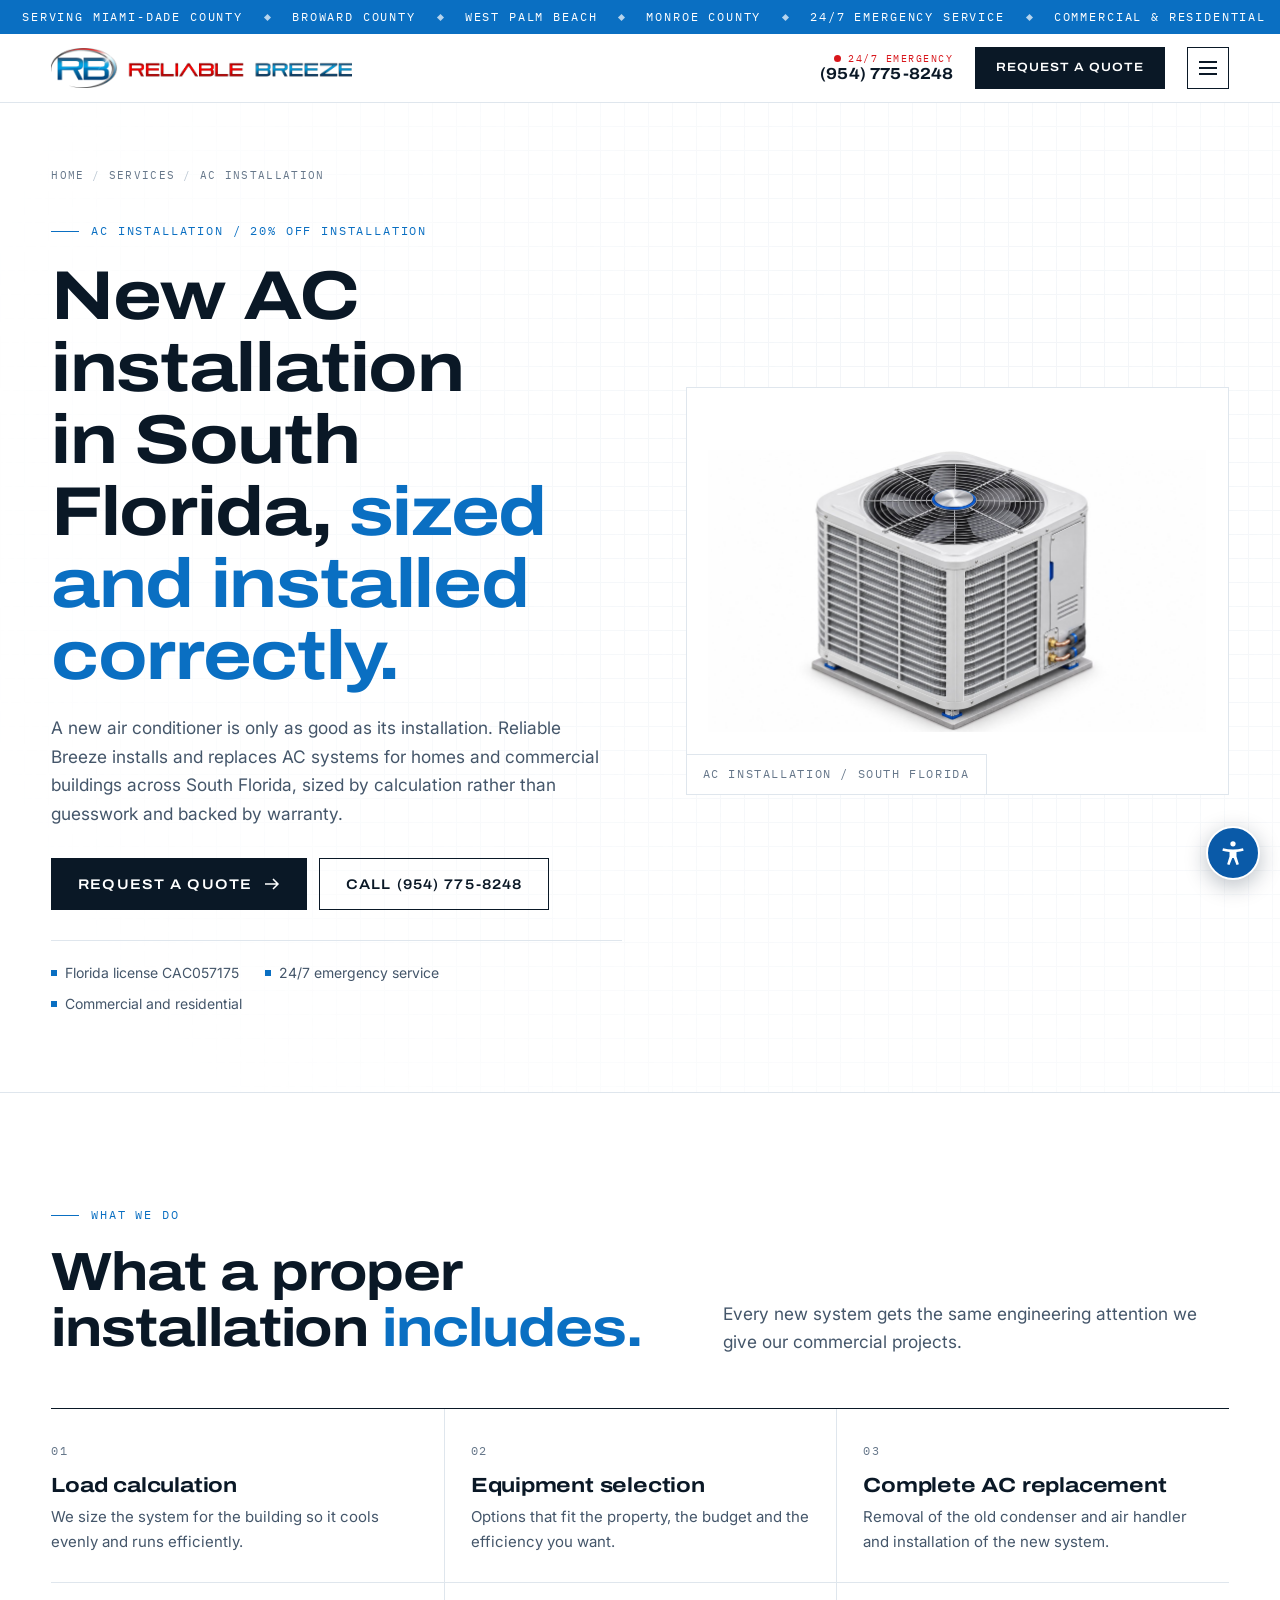
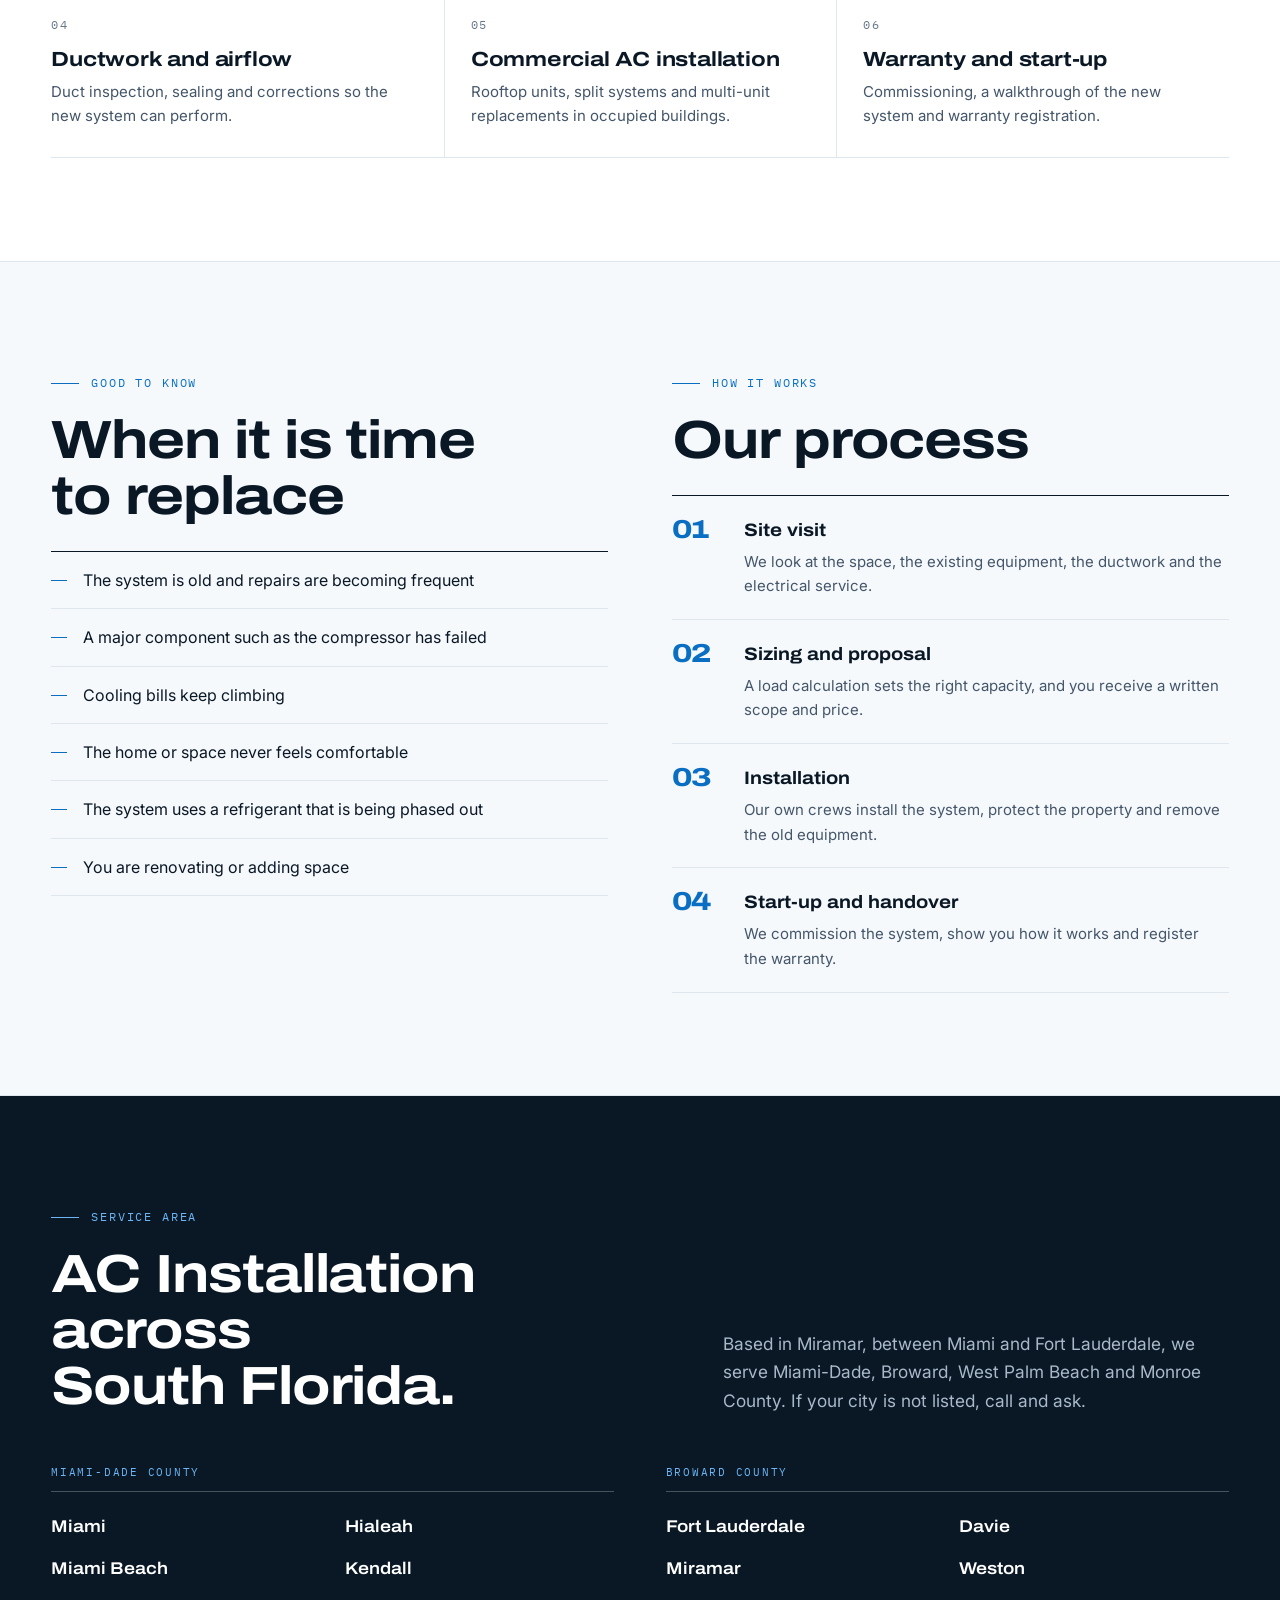
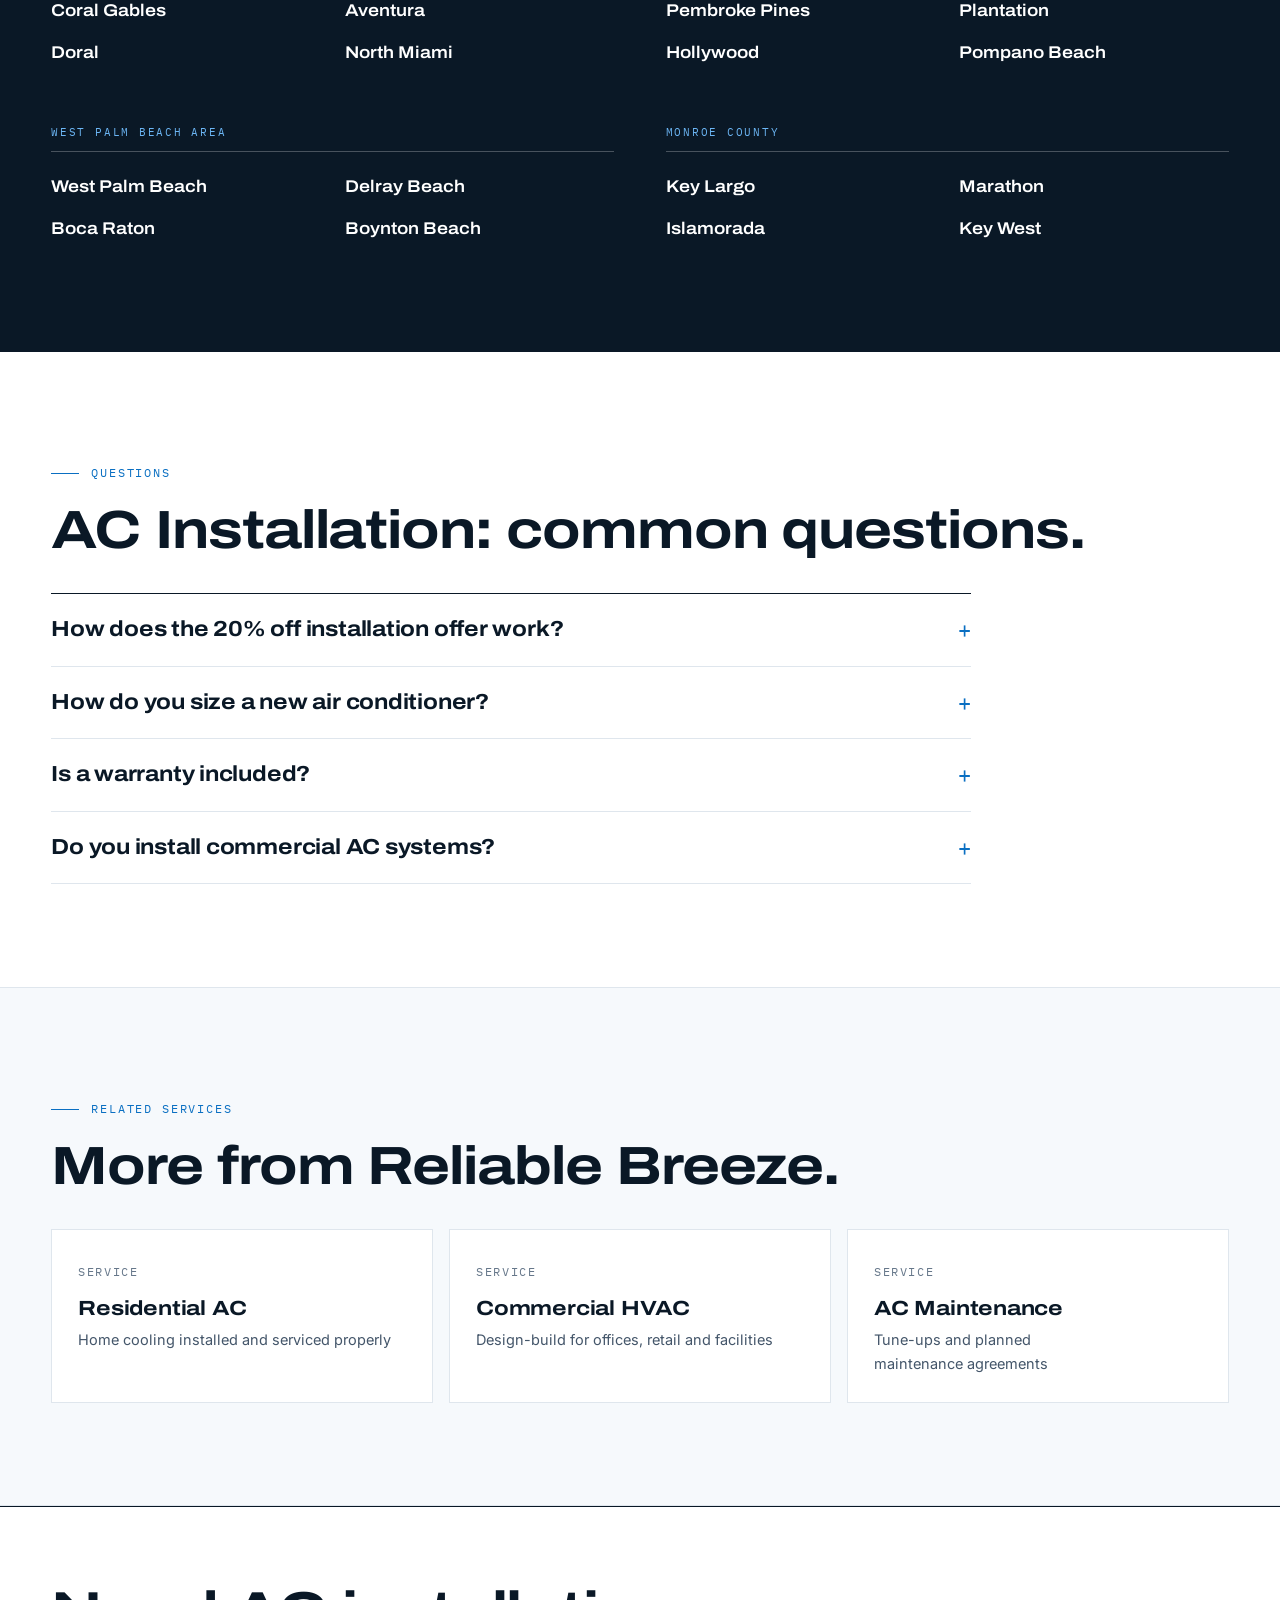
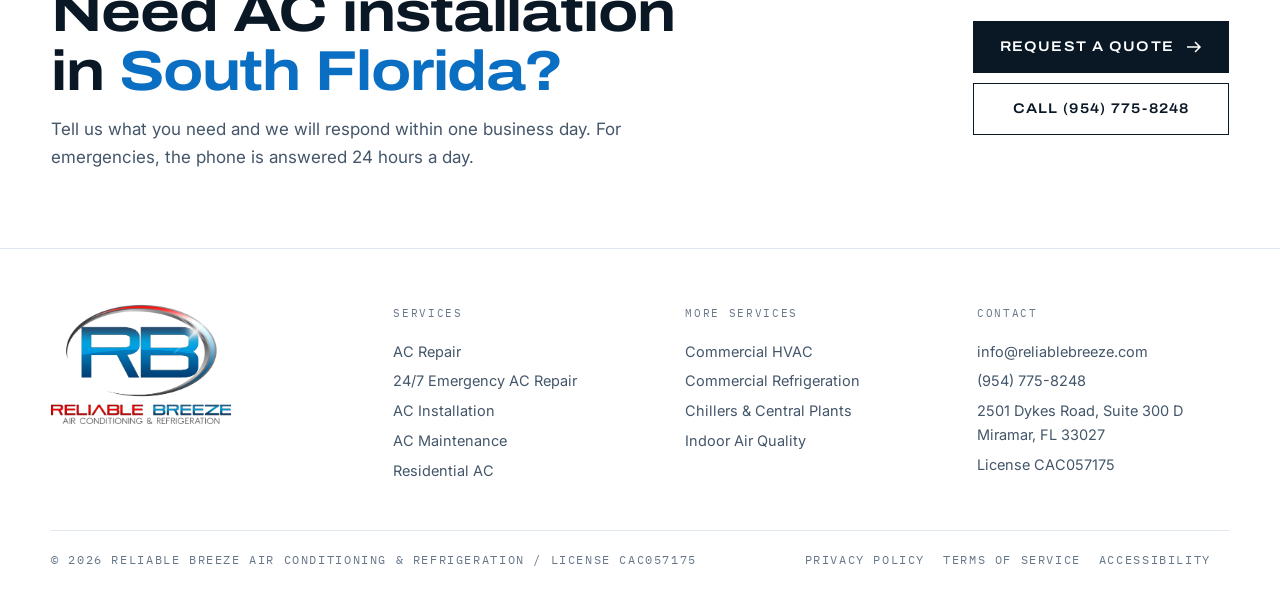
<file: ac-installation.html>
<!doctype html>
<html lang="en">
<head>
<meta charset="utf-8">
<meta name="viewport" content="width=device-width, initial-scale=1">
<title>AC Installation &amp; Replacement in Miami &amp; Fort Lauderdale | Reliable Breeze</title>
<meta name="description" content="New AC installation and AC replacement in Miami, Fort Lauderdale and South Florida. Correctly sized systems, installed by our own crews with warranty. 20% off installation. Call (954) 775-8248.">
<meta property="og:title" content="AC Installation &amp; Replacement in Miami &amp; Fort Lauderdale | Reliable Breeze">
<meta property="og:description" content="New AC installation and AC replacement in Miami, Fort Lauderdale and South Florida. Correctly sized systems, installed by our own crews with warranty. 20% off installation. Call (954) 775-8248.">
<meta property="og:type" content="website">
<meta property="og:image" content="https://reliablebreeze.com/assets/res-unit.jpg">
<link rel="icon" href="assets/logo-mark.png">
<link rel="preconnect" href="https://fonts.googleapis.com">
<link rel="preconnect" href="https://fonts.gstatic.com" crossorigin>
<link href="https://fonts.googleapis.com/css2?family=Archivo:wdth,wght@62..125,300..800&family=IBM+Plex+Mono:wght@400;500&family=Inter:wght@400;500;600&display=swap" rel="stylesheet">
<link rel="stylesheet" href="service.css?v=3">
<link rel="stylesheet" href="nav.css?v=4">
<script type="application/ld+json">{"@context": "https://schema.org", "@graph": [{"@type": "HVACBusiness", "@id": "https://reliablebreeze.com/#business", "name": "Reliable Breeze Air Conditioning & Refrigeration", "url": "https://reliablebreeze.com/", "telephone": "+1-954-775-8248", "email": "info@reliablebreeze.com", "image": "https://reliablebreeze.com/assets/logo-full.png", "address": {"@type": "PostalAddress", "streetAddress": "2501 Dykes Road, Suite 300 D", "addressLocality": "Miramar", "addressRegion": "FL", "postalCode": "33027", "addressCountry": "US"}, "openingHoursSpecification": [{"@type": "OpeningHoursSpecification", "dayOfWeek": ["Monday", "Tuesday", "Wednesday", "Thursday", "Friday"], "opens": "09:00", "closes": "17:00"}, {"@type": "OpeningHoursSpecification", "dayOfWeek": "Saturday", "opens": "10:00", "closes": "14:00"}], "areaServed": [{"@type": "City", "name": "Miami, FL"}, {"@type": "City", "name": "Miami Beach, FL"}, {"@type": "City", "name": "Coral Gables, FL"}, {"@type": "City", "name": "Doral, FL"}, {"@type": "City", "name": "Hialeah, FL"}, {"@type": "City", "name": "Kendall, FL"}, {"@type": "City", "name": "Aventura, FL"}, {"@type": "City", "name": "North Miami, FL"}, {"@type": "City", "name": "Fort Lauderdale, FL"}, {"@type": "City", "name": "Miramar, FL"}, {"@type": "City", "name": "Pembroke Pines, FL"}, {"@type": "City", "name": "Hollywood, FL"}, {"@type": "City", "name": "Davie, FL"}, {"@type": "City", "name": "Weston, FL"}, {"@type": "City", "name": "Plantation, FL"}, {"@type": "City", "name": "Pompano Beach, FL"}, {"@type": "City", "name": "West Palm Beach, FL"}, {"@type": "City", "name": "Boca Raton, FL"}, {"@type": "City", "name": "Delray Beach, FL"}, {"@type": "City", "name": "Boynton Beach, FL"}, {"@type": "City", "name": "Key Largo, FL"}, {"@type": "City", "name": "Islamorada, FL"}, {"@type": "City", "name": "Marathon, FL"}, {"@type": "City", "name": "Key West, FL"}]}, {"@type": "Service", "name": "AC Installation", "serviceType": "AC Installation", "description": "New AC installation and AC replacement in Miami, Fort Lauderdale and South Florida. Correctly sized systems, installed by our own crews with warranty. 20% off installation. Call (954) 775-8248.", "url": "https://reliablebreeze.com/ac-installation.html", "provider": {"@id": "https://reliablebreeze.com/#business"}, "areaServed": ["Miami-Dade County, FL", "Broward County, FL", "West Palm Beach, FL", "Monroe County, FL"]}, {"@type": "FAQPage", "mainEntity": [{"@type": "Question", "name": "How does the 20% off installation offer work?", "acceptedAnswer": {"@type": "Answer", "text": "New AC unit installations currently receive 20% off the installation. The offer applies to qualifying new equipment for commercial and residential customers. Ask us for full details and terms when you request a quote."}}, {"@type": "Question", "name": "How do you size a new air conditioner?", "acceptedAnswer": {"@type": "Answer", "text": "We calculate the cooling load of the building, considering its size, insulation, windows, orientation and how the space is used. Oversized and undersized systems both waste energy and wear out sooner."}}, {"@type": "Question", "name": "Is a warranty included?", "acceptedAnswer": {"@type": "Answer", "text": "Yes. New systems are installed with warranty. Coverage depends on the equipment selected and is stated in your written agreement."}}, {"@type": "Question", "name": "Do you install commercial AC systems?", "acceptedAnswer": {"@type": "Answer", "text": "Yes. Commercial installation and replacement is a core part of our work, from single rooftop units to complete building systems."}}]}, {"@type": "BreadcrumbList", "itemListElement": [{"@type": "ListItem", "position": 1, "name": "Home", "item": "https://reliablebreeze.com/"}, {"@type": "ListItem", "position": 2, "name": "AC Installation", "item": "https://reliablebreeze.com/ac-installation.html"}]}]}</script>
</head>
<body>
<a class="skip" href="#content">Skip to content</a>
<div class="areabar" role="note" aria-label="Serving Miami-Dade County, Broward County, West Palm Beach and Monroe County"><div class="areabar-track"><div class="areabar-run"><span>Serving Miami-Dade County</span><span>Broward County</span><span>West Palm Beach</span><span>Monroe County</span><span>24/7 Emergency Service</span><span>Commercial &amp; Residential</span></div><div class="areabar-run" aria-hidden="true"><span>Serving Miami-Dade County</span><span>Broward County</span><span>West Palm Beach</span><span>Monroe County</span><span>24/7 Emergency Service</span><span>Commercial &amp; Residential</span></div></div></div>
<header class="nav">
  <div class="wrap">
    <a class="brand" href="index.html" aria-label="Reliable Breeze home"><picture><source media="(max-width:560px)" srcset="assets/logo-nav-stacked.png"><img src="assets/logo-nav.png" alt="Reliable Breeze Air Conditioning &amp; Refrigeration" width="346" height="46"></picture></a>
    <nav class="nav-links" aria-label="Primary">
      <a href="index.html#approach">Approach</a>
      <div class="dd"><button type="button" class="dd-btn" aria-expanded="false" aria-controls="dd-services">Services <svg viewBox="0 0 10 10" fill="none" stroke="currentColor" stroke-width="1.6"><path d="M1 3l4 4 4-4"/></svg></button><div class="dd-panel" id="dd-services"><a href="ac-repair.html"><b>AC Repair</b><span>Fast diagnosis and repair for homes and businesses</span></a><a href="emergency-ac-repair.html"><b>24/7 Emergency AC Repair</b><span>Day or night, commercial and residential</span></a><a href="ac-installation.html"><b>AC Installation</b><span>New units and replacements, 20% off installation</span></a><a href="ac-maintenance.html"><b>AC Maintenance</b><span>Tune-ups and planned maintenance agreements</span></a><a href="residential-ac.html"><b>Residential AC</b><span>Home cooling installed and serviced properly</span></a><a href="commercial-hvac.html"><b>Commercial HVAC</b><span>Design-build for offices, retail and facilities</span></a><a href="commercial-refrigeration.html"><b>Commercial Refrigeration</b><span>Walk-ins, cold storage and process cooling</span></a><a href="chillers-central-plants.html"><b>Chillers & Central Plants</b><span>Chilled water systems for large buildings</span></a><a href="indoor-air-quality.html"><b>Indoor Air Quality</b><span>Filtration, ventilation and humidity control</span></a><a class="dd-all" href="index.html#services">All services</a></div></div>
      <a href="index.html#emergency">24/7 Repair</a>
      <a href="index.html#sectors">Sectors</a>
      <a href="index.html#process">Process</a>
      <a href="index.html#partner">Why us</a>
    </nav>
    <div class="nav-cta">
      <a class="nav-phone" href="tel:+19547758248" aria-label="Call our 24/7 emergency line, (954) 775-8248"><small><i class="live"></i>24/7 Emergency</small><b>(954) 775-8248</b></a>
      <a class="btn" href="contact.html?need=install">Request a quote</a>
    </div>
  </div>
</header>

<main id="content">
<section class="s-hero">
  <div class="wrap">
    <div>
      <p class="crumbs"><a href="index.html">Home</a><span>/</span><a href="index.html#services">Services</a><span>/</span>AC Installation</p>
      <span class="tag">AC installation / 20% off installation</span>
      <h1>New AC installation in South Florida, <span class="blue">sized and installed correctly.</span></h1>
      <p class="lede">A new air conditioner is only as good as its installation. Reliable Breeze installs and replaces AC systems for homes and commercial buildings across South Florida, sized by calculation rather than guesswork and backed by warranty.</p>
      <div class="cta">
        <a class="btn" href="contact.html?need=install">Request a quote <svg viewBox="0 0 16 16" fill="none" stroke="currentColor" stroke-width="1.5"><path d="M1 8h13M9 3l5 5-5 5"/></svg></a>
        <a class="btn ghost" href="tel:+19547758248">Call (954) 775-8248</a>
      </div>
      <div class="facts"><span>Florida license CAC057175</span><span>24/7 emergency service</span><span>Commercial and residential</span></div>
    </div>
    <figure class="s-figure contain"><img src="assets/res-unit.jpg" alt="New residential central air conditioner condenser unit" fetchpriority="high"><figcaption class="mono">AC Installation / South Florida</figcaption></figure>
  </div>
</section>

<section class="sec">
  <div class="wrap">
    <div class="sec-head"><div><span class="tag">What we do</span><h2>What a proper installation <span class="blue">includes.</span></h2></div><p class="lede">Every new system gets the same engineering attention we give our commercial projects.</p></div>
    <div class="grid3"><div><span class="mono">01</span><h3>Load calculation</h3><p>We size the system for the building so it cools evenly and runs efficiently.</p></div><div><span class="mono">02</span><h3>Equipment selection</h3><p>Options that fit the property, the budget and the efficiency you want.</p></div><div><span class="mono">03</span><h3>Complete AC replacement</h3><p>Removal of the old condenser and air handler and installation of the new system.</p></div><div><span class="mono">04</span><h3>Ductwork and airflow</h3><p>Duct inspection, sealing and corrections so the new system can perform.</p></div><div><span class="mono">05</span><h3>Commercial AC installation</h3><p>Rooftop units, split systems and multi-unit replacements in occupied buildings.</p></div><div><span class="mono">06</span><h3>Warranty and start-up</h3><p>Commissioning, a walkthrough of the new system and warranty registration.</p></div></div>
  </div>
</section>

<section class="sec wash">
  <div class="wrap split">
    <div><span class="tag">Good to know</span><h2 style="margin-top:20px">When it is time to replace</h2><ul class="checks"><li>The system is old and repairs are becoming frequent</li><li>A major component such as the compressor has failed</li><li>Cooling bills keep climbing</li><li>The home or space never feels comfortable</li><li>The system uses a refrigerant that is being phased out</li><li>You are renovating or adding space</li></ul></div>
    <div><span class="tag">How it works</span><h2 style="margin-top:20px">Our process</h2><ol class="steps"><li><div><b>Site visit</b><p>We look at the space, the existing equipment, the ductwork and the electrical service.</p></div></li><li><div><b>Sizing and proposal</b><p>A load calculation sets the right capacity, and you receive a written scope and price.</p></div></li><li><div><b>Installation</b><p>Our own crews install the system, protect the property and remove the old equipment.</p></div></li><li><div><b>Start-up and handover</b><p>We commission the system, show you how it works and register the warranty.</p></div></li></ol></div>
  </div>
</section>

<section class="sec areas">
  <div class="wrap">
    <div class="sec-head"><div><span class="tag">Service area</span><h2>AC Installation across South Florida.</h2></div><p class="lede">Based in Miramar, between Miami and Fort Lauderdale, we serve Miami-Dade, Broward, West Palm Beach and Monroe County. If your city is not listed, call and ask.</p></div>
    <div class="area-cols">
      <div><h3>Miami-Dade County</h3><ul><li>Miami</li><li>Miami Beach</li><li>Coral Gables</li><li>Doral</li><li>Hialeah</li><li>Kendall</li><li>Aventura</li><li>North Miami</li></ul></div>
      <div><h3>Broward County</h3><ul><li>Fort Lauderdale</li><li>Miramar</li><li>Pembroke Pines</li><li>Hollywood</li><li>Davie</li><li>Weston</li><li>Plantation</li><li>Pompano Beach</li></ul></div>
      <div><h3>West Palm Beach area</h3><ul><li>West Palm Beach</li><li>Boca Raton</li><li>Delray Beach</li><li>Boynton Beach</li></ul></div>
      <div><h3>Monroe County</h3><ul><li>Key Largo</li><li>Islamorada</li><li>Marathon</li><li>Key West</li></ul></div>
    </div>
  </div>
</section>

<section class="sec">
  <div class="wrap">
    <span class="tag">Questions</span>
    <h2 style="margin:20px 0 34px">AC Installation: common questions.</h2>
    <div class="faq"><details><summary>How does the 20% off installation offer work?</summary><p>New AC unit installations currently receive 20% off the installation. The offer applies to qualifying new equipment for commercial and residential customers. Ask us for full details and terms when you request a quote.</p></details><details><summary>How do you size a new air conditioner?</summary><p>We calculate the cooling load of the building, considering its size, insulation, windows, orientation and how the space is used. Oversized and undersized systems both waste energy and wear out sooner.</p></details><details><summary>Is a warranty included?</summary><p>Yes. New systems are installed with warranty. Coverage depends on the equipment selected and is stated in your written agreement.</p></details><details><summary>Do you install commercial AC systems?</summary><p>Yes. Commercial installation and replacement is a core part of our work, from single rooftop units to complete building systems.</p></details></div>
  </div>
</section>

<section class="sec wash">
  <div class="wrap">
    <span class="tag">Related services</span>
    <h2 style="margin:20px 0 34px">More from Reliable Breeze.</h2>
    <div class="related"><a href="residential-ac.html"><span class="mono">Service</span><h3>Residential AC</h3><p>Home cooling installed and serviced properly</p></a><a href="commercial-hvac.html"><span class="mono">Service</span><h3>Commercial HVAC</h3><p>Design-build for offices, retail and facilities</p></a><a href="ac-maintenance.html"><span class="mono">Service</span><h3>AC Maintenance</h3><p>Tune-ups and planned maintenance agreements</p></a></div>
  </div>
</section>

<section class="cta-band">
  <div class="wrap">
    <div><h2>Need AC installation in <span class="blue">South Florida?</span></h2><p>Tell us what you need and we will respond within one business day. For emergencies, the phone is answered 24 hours a day.</p></div>
    <div class="btns"><a class="btn" href="contact.html?need=install">Request a quote <svg viewBox="0 0 16 16" fill="none" stroke="currentColor" stroke-width="1.5"><path d="M1 8h13M9 3l5 5-5 5"/></svg></a><a class="btn ghost" href="tel:+19547758248">Call (954) 775-8248</a></div>
  </div>
</section>
</main>

<footer>
  <div class="wrap">
    <div class="foot">
      <div><img src="assets/logo-full.png" alt="Reliable Breeze Air Conditioning &amp; Refrigeration" loading="lazy"></div>
      <div><h4>Services</h4><a href="ac-repair.html">AC Repair</a><a href="emergency-ac-repair.html">24/7 Emergency AC Repair</a><a href="ac-installation.html">AC Installation</a><a href="ac-maintenance.html">AC Maintenance</a><a href="residential-ac.html">Residential AC</a></div>
      <div><h4>More services</h4><a href="commercial-hvac.html">Commercial HVAC</a><a href="commercial-refrigeration.html">Commercial Refrigeration</a><a href="chillers-central-plants.html">Chillers &amp; Central Plants</a><a href="indoor-air-quality.html">Indoor Air Quality</a></div>
      <div><h4>Contact</h4><a href="mailto:info@reliablebreeze.com">info@reliablebreeze.com</a><a href="tel:+19547758248">(954) 775-8248</a><p>2501 Dykes Road, Suite 300 D<br>Miramar, FL 33027</p><p>License CAC057175</p></div>
    </div>
    <div class="legal mono"><span>&copy; 2026 Reliable Breeze Air Conditioning &amp; Refrigeration / License CAC057175</span><span><a href="privacy.html">Privacy Policy</a><a href="terms.html">Terms of Service</a><a href="accessibility.html">Accessibility</a></span></div>
  </div>
</footer>
<script src="nav.js?v=3"></script>
<script src="a11y.js"></script>
</body>
</html>
</file>
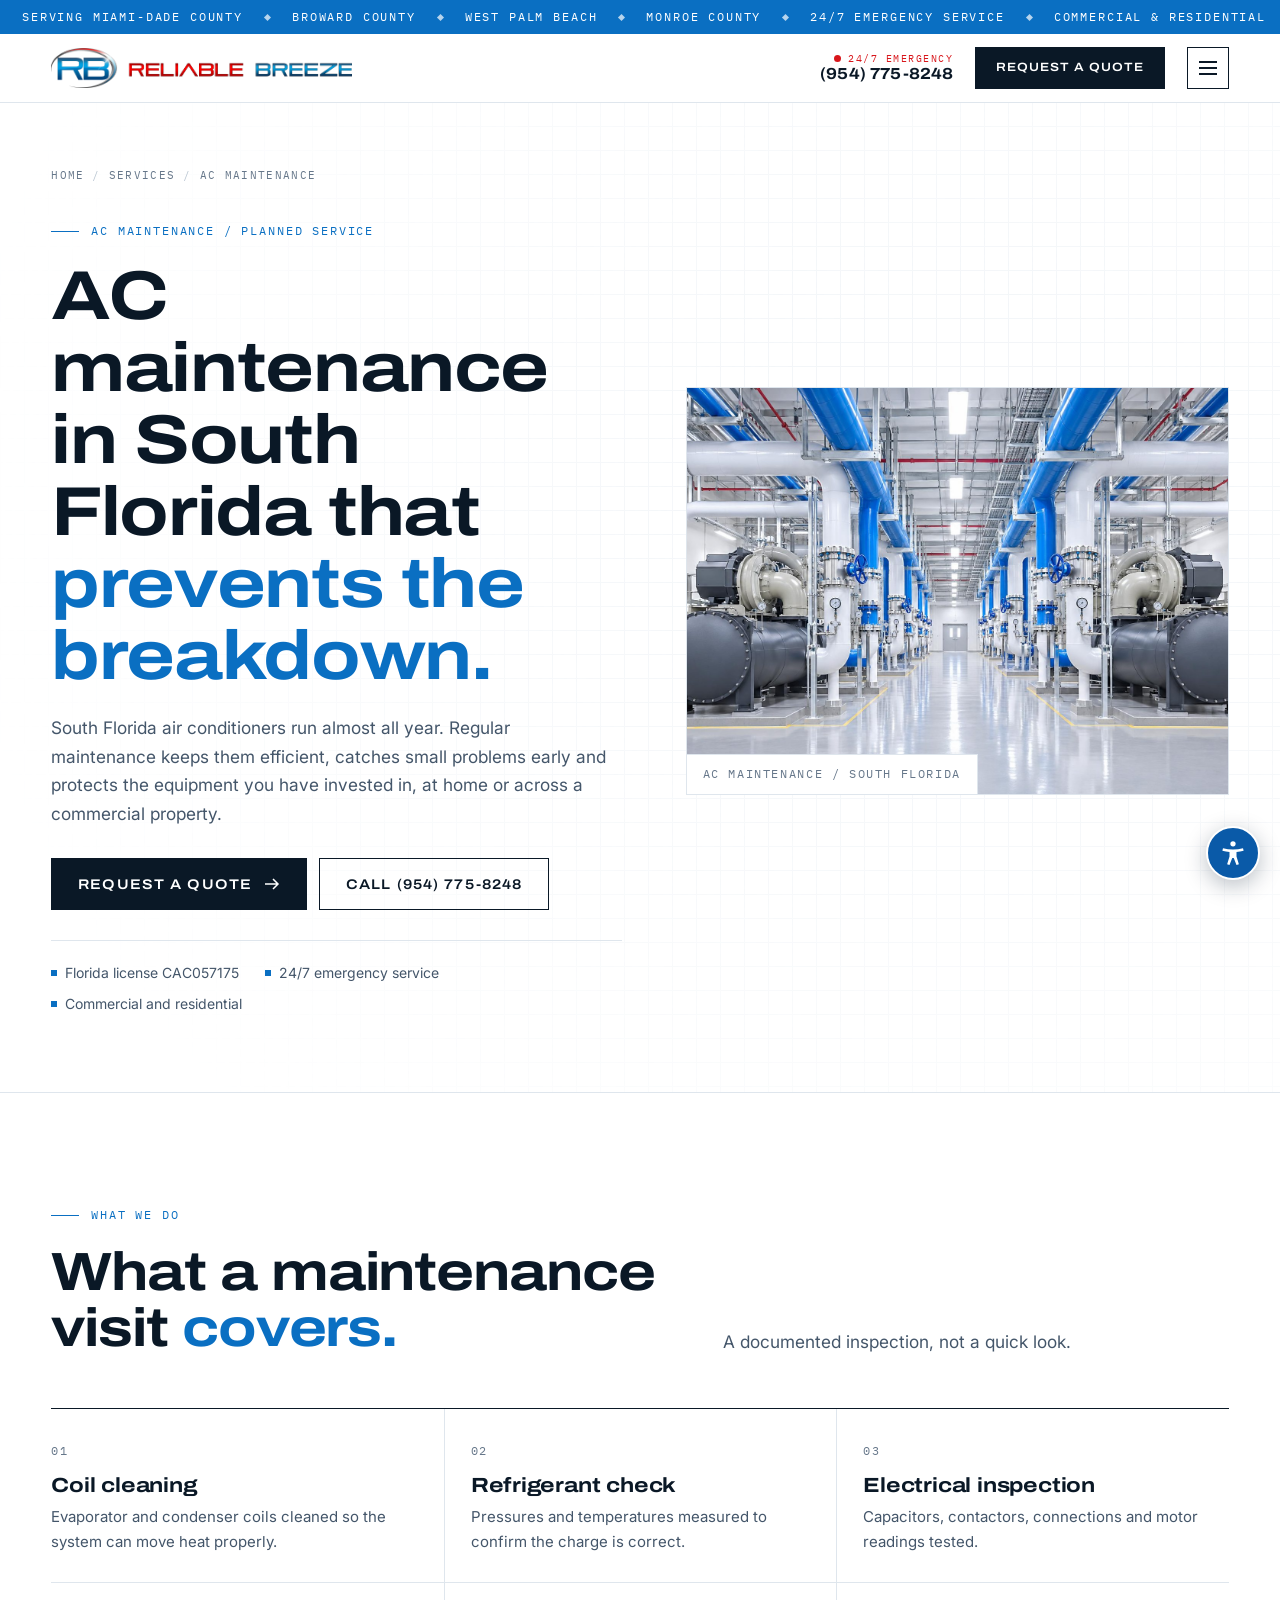
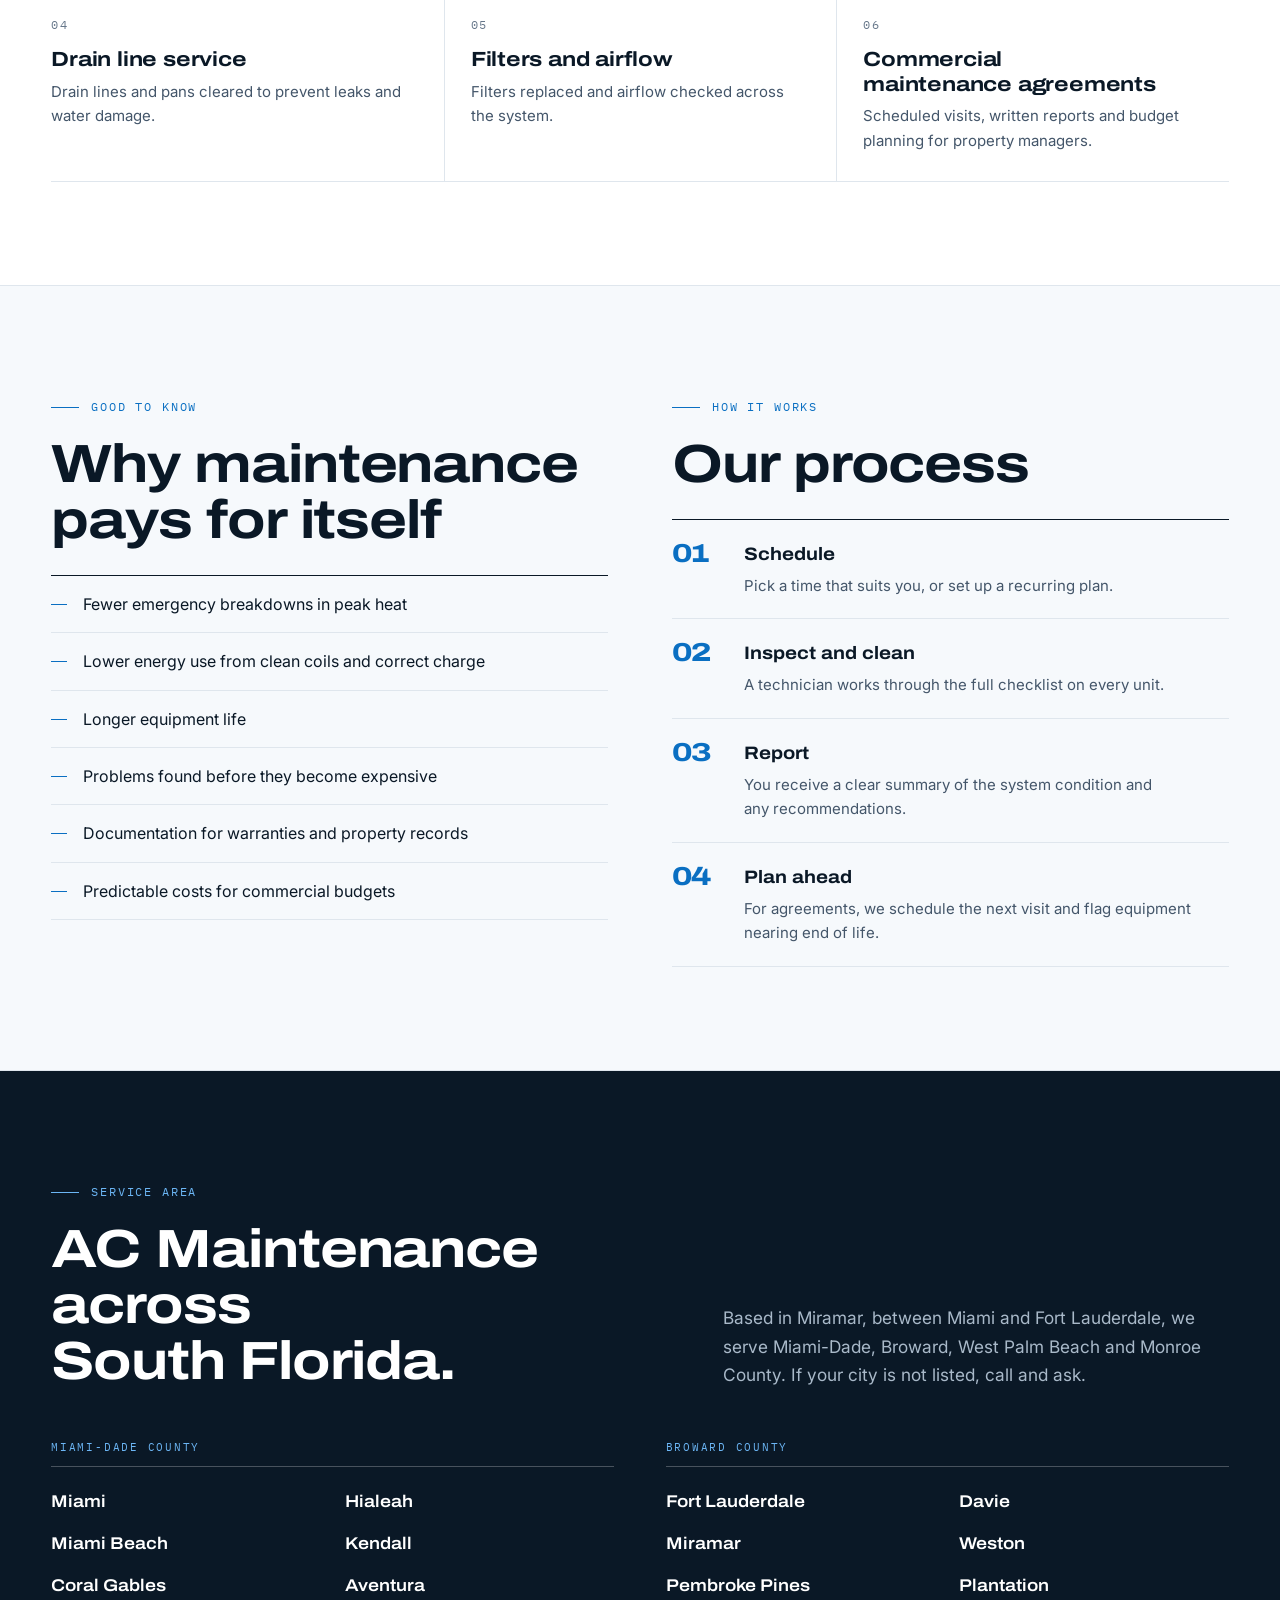
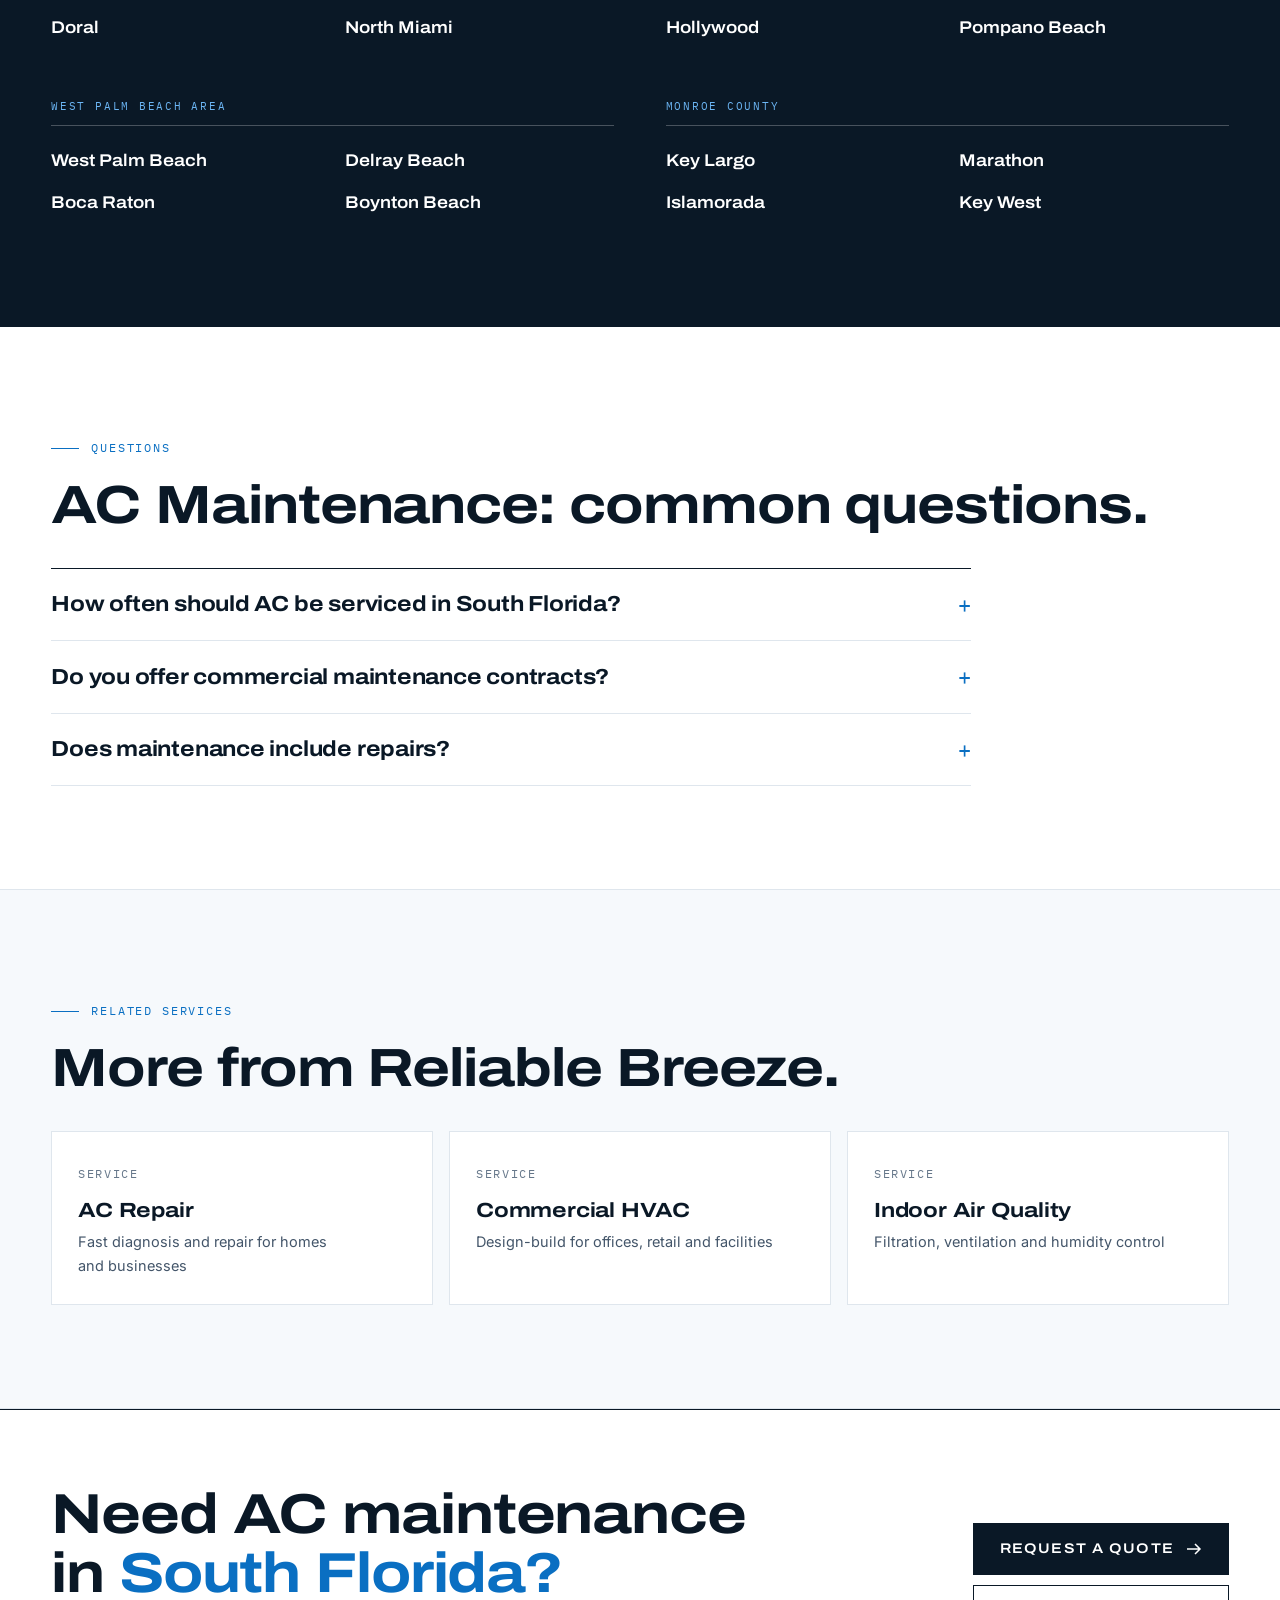
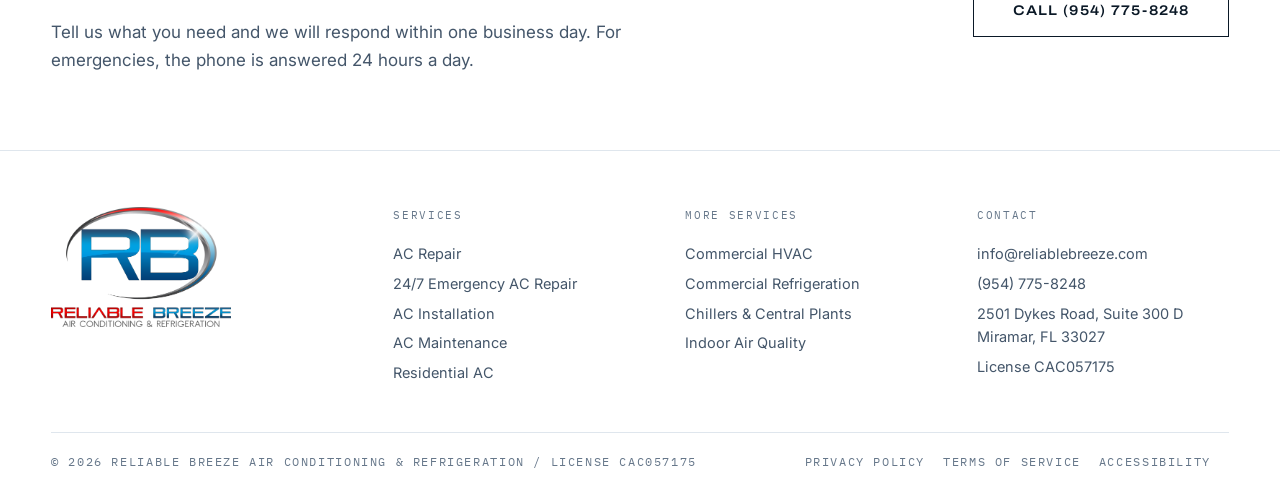
<file: ac-maintenance.html>
<!doctype html>
<html lang="en">
<head>
<meta charset="utf-8">
<meta name="viewport" content="width=device-width, initial-scale=1">
<title>AC Maintenance &amp; Tune-Ups in Miami &amp; Fort Lauderdale | Reliable Breeze</title>
<meta name="description" content="AC maintenance, tune-ups and commercial HVAC maintenance agreements in Miami, Fort Lauderdale and South Florida. Prevent breakdowns and extend equipment life. Call (954) 775-8248.">
<meta property="og:title" content="AC Maintenance &amp; Tune-Ups in Miami &amp; Fort Lauderdale | Reliable Breeze">
<meta property="og:description" content="AC maintenance, tune-ups and commercial HVAC maintenance agreements in Miami, Fort Lauderdale and South Florida. Prevent breakdowns and extend equipment life. Call (954) 775-8248.">
<meta property="og:type" content="website">
<meta property="og:image" content="https://reliablebreeze.com/assets/plant.jpg">
<link rel="icon" href="assets/logo-mark.png">
<link rel="preconnect" href="https://fonts.googleapis.com">
<link rel="preconnect" href="https://fonts.gstatic.com" crossorigin>
<link href="https://fonts.googleapis.com/css2?family=Archivo:wdth,wght@62..125,300..800&family=IBM+Plex+Mono:wght@400;500&family=Inter:wght@400;500;600&display=swap" rel="stylesheet">
<link rel="stylesheet" href="service.css?v=3">
<link rel="stylesheet" href="nav.css?v=4">
<script type="application/ld+json">{"@context": "https://schema.org", "@graph": [{"@type": "HVACBusiness", "@id": "https://reliablebreeze.com/#business", "name": "Reliable Breeze Air Conditioning & Refrigeration", "url": "https://reliablebreeze.com/", "telephone": "+1-954-775-8248", "email": "info@reliablebreeze.com", "image": "https://reliablebreeze.com/assets/logo-full.png", "address": {"@type": "PostalAddress", "streetAddress": "2501 Dykes Road, Suite 300 D", "addressLocality": "Miramar", "addressRegion": "FL", "postalCode": "33027", "addressCountry": "US"}, "openingHoursSpecification": [{"@type": "OpeningHoursSpecification", "dayOfWeek": ["Monday", "Tuesday", "Wednesday", "Thursday", "Friday"], "opens": "09:00", "closes": "17:00"}, {"@type": "OpeningHoursSpecification", "dayOfWeek": "Saturday", "opens": "10:00", "closes": "14:00"}], "areaServed": [{"@type": "City", "name": "Miami, FL"}, {"@type": "City", "name": "Miami Beach, FL"}, {"@type": "City", "name": "Coral Gables, FL"}, {"@type": "City", "name": "Doral, FL"}, {"@type": "City", "name": "Hialeah, FL"}, {"@type": "City", "name": "Kendall, FL"}, {"@type": "City", "name": "Aventura, FL"}, {"@type": "City", "name": "North Miami, FL"}, {"@type": "City", "name": "Fort Lauderdale, FL"}, {"@type": "City", "name": "Miramar, FL"}, {"@type": "City", "name": "Pembroke Pines, FL"}, {"@type": "City", "name": "Hollywood, FL"}, {"@type": "City", "name": "Davie, FL"}, {"@type": "City", "name": "Weston, FL"}, {"@type": "City", "name": "Plantation, FL"}, {"@type": "City", "name": "Pompano Beach, FL"}, {"@type": "City", "name": "West Palm Beach, FL"}, {"@type": "City", "name": "Boca Raton, FL"}, {"@type": "City", "name": "Delray Beach, FL"}, {"@type": "City", "name": "Boynton Beach, FL"}, {"@type": "City", "name": "Key Largo, FL"}, {"@type": "City", "name": "Islamorada, FL"}, {"@type": "City", "name": "Marathon, FL"}, {"@type": "City", "name": "Key West, FL"}]}, {"@type": "Service", "name": "AC Maintenance", "serviceType": "AC Maintenance", "description": "AC maintenance, tune-ups and commercial HVAC maintenance agreements in Miami, Fort Lauderdale and South Florida. Prevent breakdowns and extend equipment life. Call (954) 775-8248.", "url": "https://reliablebreeze.com/ac-maintenance.html", "provider": {"@id": "https://reliablebreeze.com/#business"}, "areaServed": ["Miami-Dade County, FL", "Broward County, FL", "West Palm Beach, FL", "Monroe County, FL"]}, {"@type": "FAQPage", "mainEntity": [{"@type": "Question", "name": "How often should AC be serviced in South Florida?", "acceptedAnswer": {"@type": "Answer", "text": "Because systems here run most of the year, we recommend maintenance at least twice a year for homes, and quarterly or more for most commercial equipment."}}, {"@type": "Question", "name": "Do you offer commercial maintenance contracts?", "acceptedAnswer": {"@type": "Answer", "text": "Yes. We provide planned maintenance agreements for offices, retail, restaurants, warehouses and multi-site portfolios, with scheduled visits and documented reports."}}, {"@type": "Question", "name": "Does maintenance include repairs?", "acceptedAnswer": {"@type": "Answer", "text": "The visit covers inspection, cleaning and testing. If we find a part that needs repair, we explain it and give you a price before doing any additional work."}}]}, {"@type": "BreadcrumbList", "itemListElement": [{"@type": "ListItem", "position": 1, "name": "Home", "item": "https://reliablebreeze.com/"}, {"@type": "ListItem", "position": 2, "name": "AC Maintenance", "item": "https://reliablebreeze.com/ac-maintenance.html"}]}]}</script>
</head>
<body>
<a class="skip" href="#content">Skip to content</a>
<div class="areabar" role="note" aria-label="Serving Miami-Dade County, Broward County, West Palm Beach and Monroe County"><div class="areabar-track"><div class="areabar-run"><span>Serving Miami-Dade County</span><span>Broward County</span><span>West Palm Beach</span><span>Monroe County</span><span>24/7 Emergency Service</span><span>Commercial &amp; Residential</span></div><div class="areabar-run" aria-hidden="true"><span>Serving Miami-Dade County</span><span>Broward County</span><span>West Palm Beach</span><span>Monroe County</span><span>24/7 Emergency Service</span><span>Commercial &amp; Residential</span></div></div></div>
<header class="nav">
  <div class="wrap">
    <a class="brand" href="index.html" aria-label="Reliable Breeze home"><picture><source media="(max-width:560px)" srcset="assets/logo-nav-stacked.png"><img src="assets/logo-nav.png" alt="Reliable Breeze Air Conditioning &amp; Refrigeration" width="346" height="46"></picture></a>
    <nav class="nav-links" aria-label="Primary">
      <a href="index.html#approach">Approach</a>
      <div class="dd"><button type="button" class="dd-btn" aria-expanded="false" aria-controls="dd-services">Services <svg viewBox="0 0 10 10" fill="none" stroke="currentColor" stroke-width="1.6"><path d="M1 3l4 4 4-4"/></svg></button><div class="dd-panel" id="dd-services"><a href="ac-repair.html"><b>AC Repair</b><span>Fast diagnosis and repair for homes and businesses</span></a><a href="emergency-ac-repair.html"><b>24/7 Emergency AC Repair</b><span>Day or night, commercial and residential</span></a><a href="ac-installation.html"><b>AC Installation</b><span>New units and replacements, 20% off installation</span></a><a href="ac-maintenance.html"><b>AC Maintenance</b><span>Tune-ups and planned maintenance agreements</span></a><a href="residential-ac.html"><b>Residential AC</b><span>Home cooling installed and serviced properly</span></a><a href="commercial-hvac.html"><b>Commercial HVAC</b><span>Design-build for offices, retail and facilities</span></a><a href="commercial-refrigeration.html"><b>Commercial Refrigeration</b><span>Walk-ins, cold storage and process cooling</span></a><a href="chillers-central-plants.html"><b>Chillers & Central Plants</b><span>Chilled water systems for large buildings</span></a><a href="indoor-air-quality.html"><b>Indoor Air Quality</b><span>Filtration, ventilation and humidity control</span></a><a class="dd-all" href="index.html#services">All services</a></div></div>
      <a href="index.html#emergency">24/7 Repair</a>
      <a href="index.html#sectors">Sectors</a>
      <a href="index.html#process">Process</a>
      <a href="index.html#partner">Why us</a>
    </nav>
    <div class="nav-cta">
      <a class="nav-phone" href="tel:+19547758248" aria-label="Call our 24/7 emergency line, (954) 775-8248"><small><i class="live"></i>24/7 Emergency</small><b>(954) 775-8248</b></a>
      <a class="btn" href="contact.html?need=maintenance">Request a quote</a>
    </div>
  </div>
</header>

<main id="content">
<section class="s-hero">
  <div class="wrap">
    <div>
      <p class="crumbs"><a href="index.html">Home</a><span>/</span><a href="index.html#services">Services</a><span>/</span>AC Maintenance</p>
      <span class="tag">AC maintenance / planned service</span>
      <h1>AC maintenance in South Florida that <span class="blue">prevents the breakdown.</span></h1>
      <p class="lede">South Florida air conditioners run almost all year. Regular maintenance keeps them efficient, catches small problems early and protects the equipment you have invested in, at home or across a commercial property.</p>
      <div class="cta">
        <a class="btn" href="contact.html?need=maintenance">Request a quote <svg viewBox="0 0 16 16" fill="none" stroke="currentColor" stroke-width="1.5"><path d="M1 8h13M9 3l5 5-5 5"/></svg></a>
        <a class="btn ghost" href="tel:+19547758248">Call (954) 775-8248</a>
      </div>
      <div class="facts"><span>Florida license CAC057175</span><span>24/7 emergency service</span><span>Commercial and residential</span></div>
    </div>
    <figure class="s-figure"><img src="assets/plant.jpg" alt="Well maintained commercial mechanical room with chillers and piping" fetchpriority="high"><figcaption class="mono">AC Maintenance / South Florida</figcaption></figure>
  </div>
</section>

<section class="sec">
  <div class="wrap">
    <div class="sec-head"><div><span class="tag">What we do</span><h2>What a maintenance visit <span class="blue">covers.</span></h2></div><p class="lede">A documented inspection, not a quick look.</p></div>
    <div class="grid3"><div><span class="mono">01</span><h3>Coil cleaning</h3><p>Evaporator and condenser coils cleaned so the system can move heat properly.</p></div><div><span class="mono">02</span><h3>Refrigerant check</h3><p>Pressures and temperatures measured to confirm the charge is correct.</p></div><div><span class="mono">03</span><h3>Electrical inspection</h3><p>Capacitors, contactors, connections and motor readings tested.</p></div><div><span class="mono">04</span><h3>Drain line service</h3><p>Drain lines and pans cleared to prevent leaks and water damage.</p></div><div><span class="mono">05</span><h3>Filters and airflow</h3><p>Filters replaced and airflow checked across the system.</p></div><div><span class="mono">06</span><h3>Commercial maintenance agreements</h3><p>Scheduled visits, written reports and budget planning for property managers.</p></div></div>
  </div>
</section>

<section class="sec wash">
  <div class="wrap split">
    <div><span class="tag">Good to know</span><h2 style="margin-top:20px">Why maintenance pays for itself</h2><ul class="checks"><li>Fewer emergency breakdowns in peak heat</li><li>Lower energy use from clean coils and correct charge</li><li>Longer equipment life</li><li>Problems found before they become expensive</li><li>Documentation for warranties and property records</li><li>Predictable costs for commercial budgets</li></ul></div>
    <div><span class="tag">How it works</span><h2 style="margin-top:20px">Our process</h2><ol class="steps"><li><div><b>Schedule</b><p>Pick a time that suits you, or set up a recurring plan.</p></div></li><li><div><b>Inspect and clean</b><p>A technician works through the full checklist on every unit.</p></div></li><li><div><b>Report</b><p>You receive a clear summary of the system condition and any recommendations.</p></div></li><li><div><b>Plan ahead</b><p>For agreements, we schedule the next visit and flag equipment nearing end of life.</p></div></li></ol></div>
  </div>
</section>

<section class="sec areas">
  <div class="wrap">
    <div class="sec-head"><div><span class="tag">Service area</span><h2>AC Maintenance across South Florida.</h2></div><p class="lede">Based in Miramar, between Miami and Fort Lauderdale, we serve Miami-Dade, Broward, West Palm Beach and Monroe County. If your city is not listed, call and ask.</p></div>
    <div class="area-cols">
      <div><h3>Miami-Dade County</h3><ul><li>Miami</li><li>Miami Beach</li><li>Coral Gables</li><li>Doral</li><li>Hialeah</li><li>Kendall</li><li>Aventura</li><li>North Miami</li></ul></div>
      <div><h3>Broward County</h3><ul><li>Fort Lauderdale</li><li>Miramar</li><li>Pembroke Pines</li><li>Hollywood</li><li>Davie</li><li>Weston</li><li>Plantation</li><li>Pompano Beach</li></ul></div>
      <div><h3>West Palm Beach area</h3><ul><li>West Palm Beach</li><li>Boca Raton</li><li>Delray Beach</li><li>Boynton Beach</li></ul></div>
      <div><h3>Monroe County</h3><ul><li>Key Largo</li><li>Islamorada</li><li>Marathon</li><li>Key West</li></ul></div>
    </div>
  </div>
</section>

<section class="sec">
  <div class="wrap">
    <span class="tag">Questions</span>
    <h2 style="margin:20px 0 34px">AC Maintenance: common questions.</h2>
    <div class="faq"><details><summary>How often should AC be serviced in South Florida?</summary><p>Because systems here run most of the year, we recommend maintenance at least twice a year for homes, and quarterly or more for most commercial equipment.</p></details><details><summary>Do you offer commercial maintenance contracts?</summary><p>Yes. We provide planned maintenance agreements for offices, retail, restaurants, warehouses and multi-site portfolios, with scheduled visits and documented reports.</p></details><details><summary>Does maintenance include repairs?</summary><p>The visit covers inspection, cleaning and testing. If we find a part that needs repair, we explain it and give you a price before doing any additional work.</p></details></div>
  </div>
</section>

<section class="sec wash">
  <div class="wrap">
    <span class="tag">Related services</span>
    <h2 style="margin:20px 0 34px">More from Reliable Breeze.</h2>
    <div class="related"><a href="ac-repair.html"><span class="mono">Service</span><h3>AC Repair</h3><p>Fast diagnosis and repair for homes and businesses</p></a><a href="commercial-hvac.html"><span class="mono">Service</span><h3>Commercial HVAC</h3><p>Design-build for offices, retail and facilities</p></a><a href="indoor-air-quality.html"><span class="mono">Service</span><h3>Indoor Air Quality</h3><p>Filtration, ventilation and humidity control</p></a></div>
  </div>
</section>

<section class="cta-band">
  <div class="wrap">
    <div><h2>Need AC maintenance in <span class="blue">South Florida?</span></h2><p>Tell us what you need and we will respond within one business day. For emergencies, the phone is answered 24 hours a day.</p></div>
    <div class="btns"><a class="btn" href="contact.html?need=maintenance">Request a quote <svg viewBox="0 0 16 16" fill="none" stroke="currentColor" stroke-width="1.5"><path d="M1 8h13M9 3l5 5-5 5"/></svg></a><a class="btn ghost" href="tel:+19547758248">Call (954) 775-8248</a></div>
  </div>
</section>
</main>

<footer>
  <div class="wrap">
    <div class="foot">
      <div><img src="assets/logo-full.png" alt="Reliable Breeze Air Conditioning &amp; Refrigeration" loading="lazy"></div>
      <div><h4>Services</h4><a href="ac-repair.html">AC Repair</a><a href="emergency-ac-repair.html">24/7 Emergency AC Repair</a><a href="ac-installation.html">AC Installation</a><a href="ac-maintenance.html">AC Maintenance</a><a href="residential-ac.html">Residential AC</a></div>
      <div><h4>More services</h4><a href="commercial-hvac.html">Commercial HVAC</a><a href="commercial-refrigeration.html">Commercial Refrigeration</a><a href="chillers-central-plants.html">Chillers &amp; Central Plants</a><a href="indoor-air-quality.html">Indoor Air Quality</a></div>
      <div><h4>Contact</h4><a href="mailto:info@reliablebreeze.com">info@reliablebreeze.com</a><a href="tel:+19547758248">(954) 775-8248</a><p>2501 Dykes Road, Suite 300 D<br>Miramar, FL 33027</p><p>License CAC057175</p></div>
    </div>
    <div class="legal mono"><span>&copy; 2026 Reliable Breeze Air Conditioning &amp; Refrigeration / License CAC057175</span><span><a href="privacy.html">Privacy Policy</a><a href="terms.html">Terms of Service</a><a href="accessibility.html">Accessibility</a></span></div>
  </div>
</footer>
<script src="nav.js?v=3"></script>
<script src="a11y.js"></script>
</body>
</html>
</file>
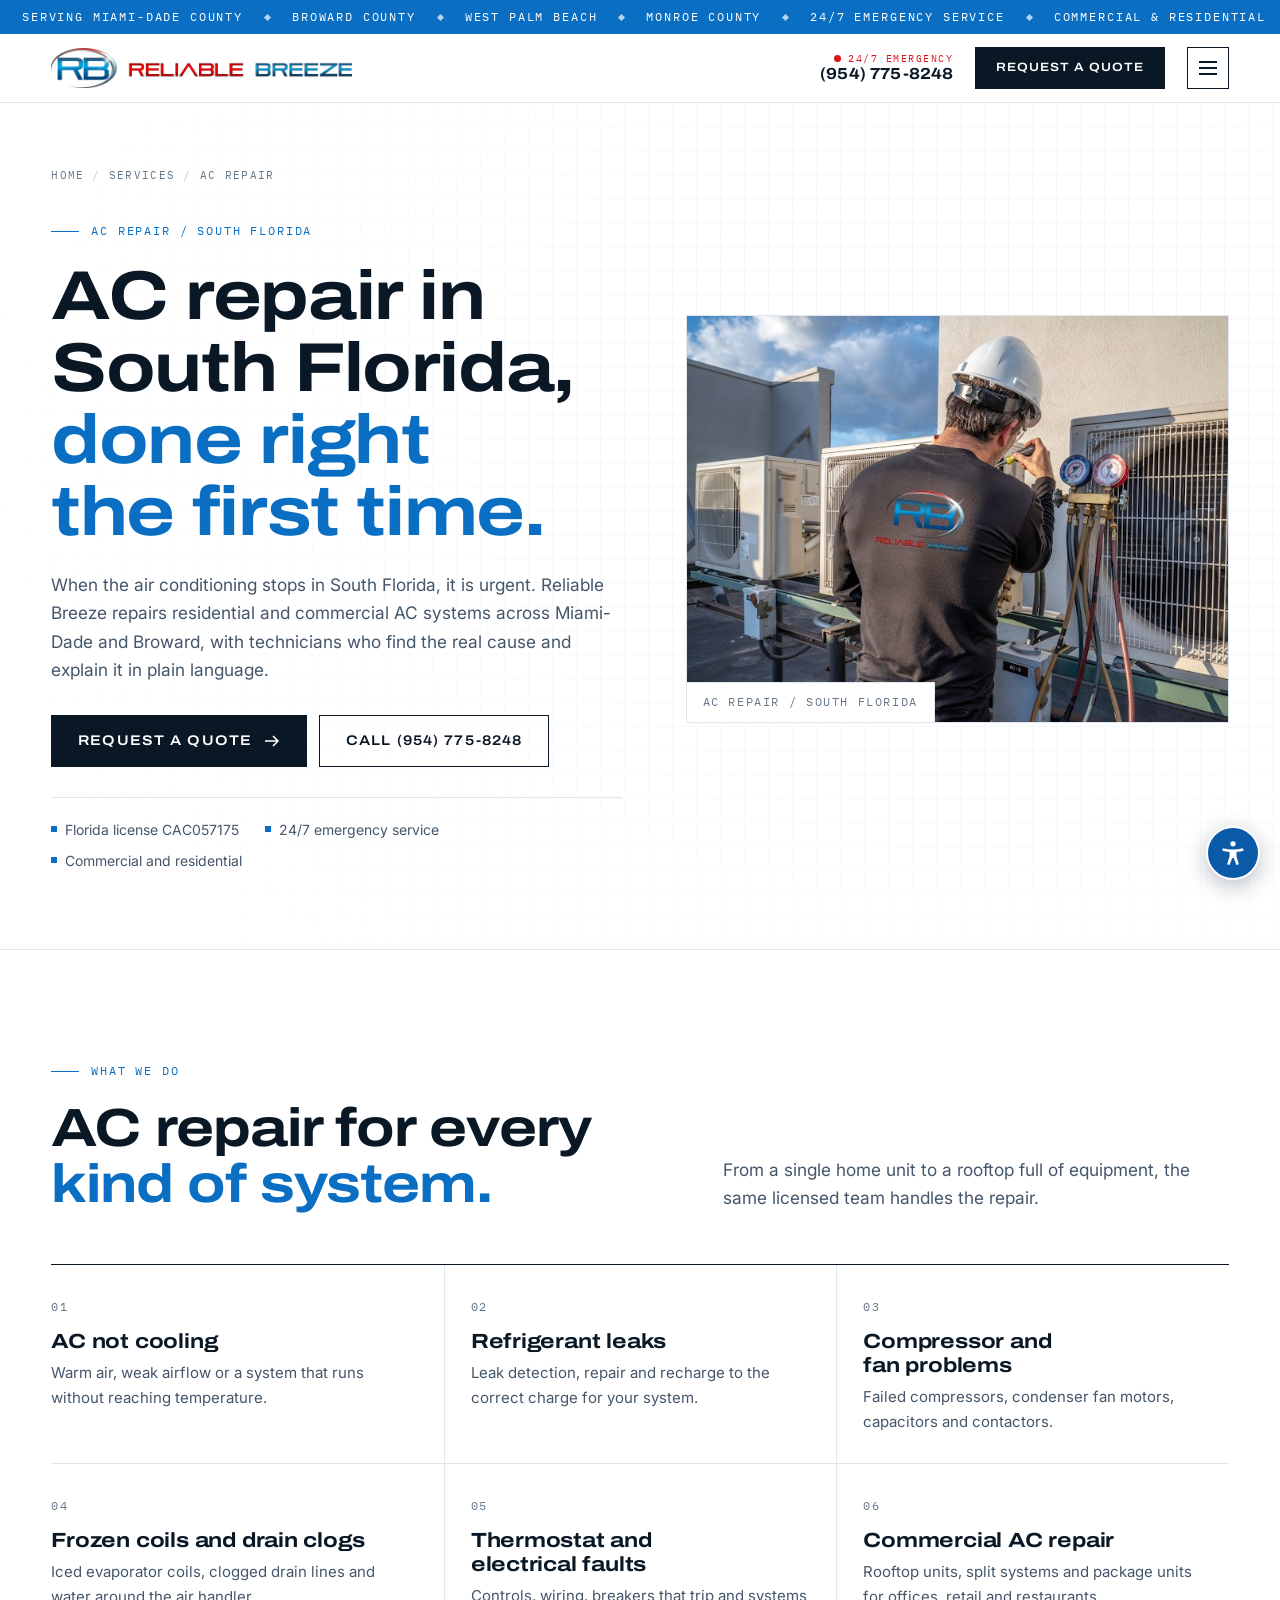
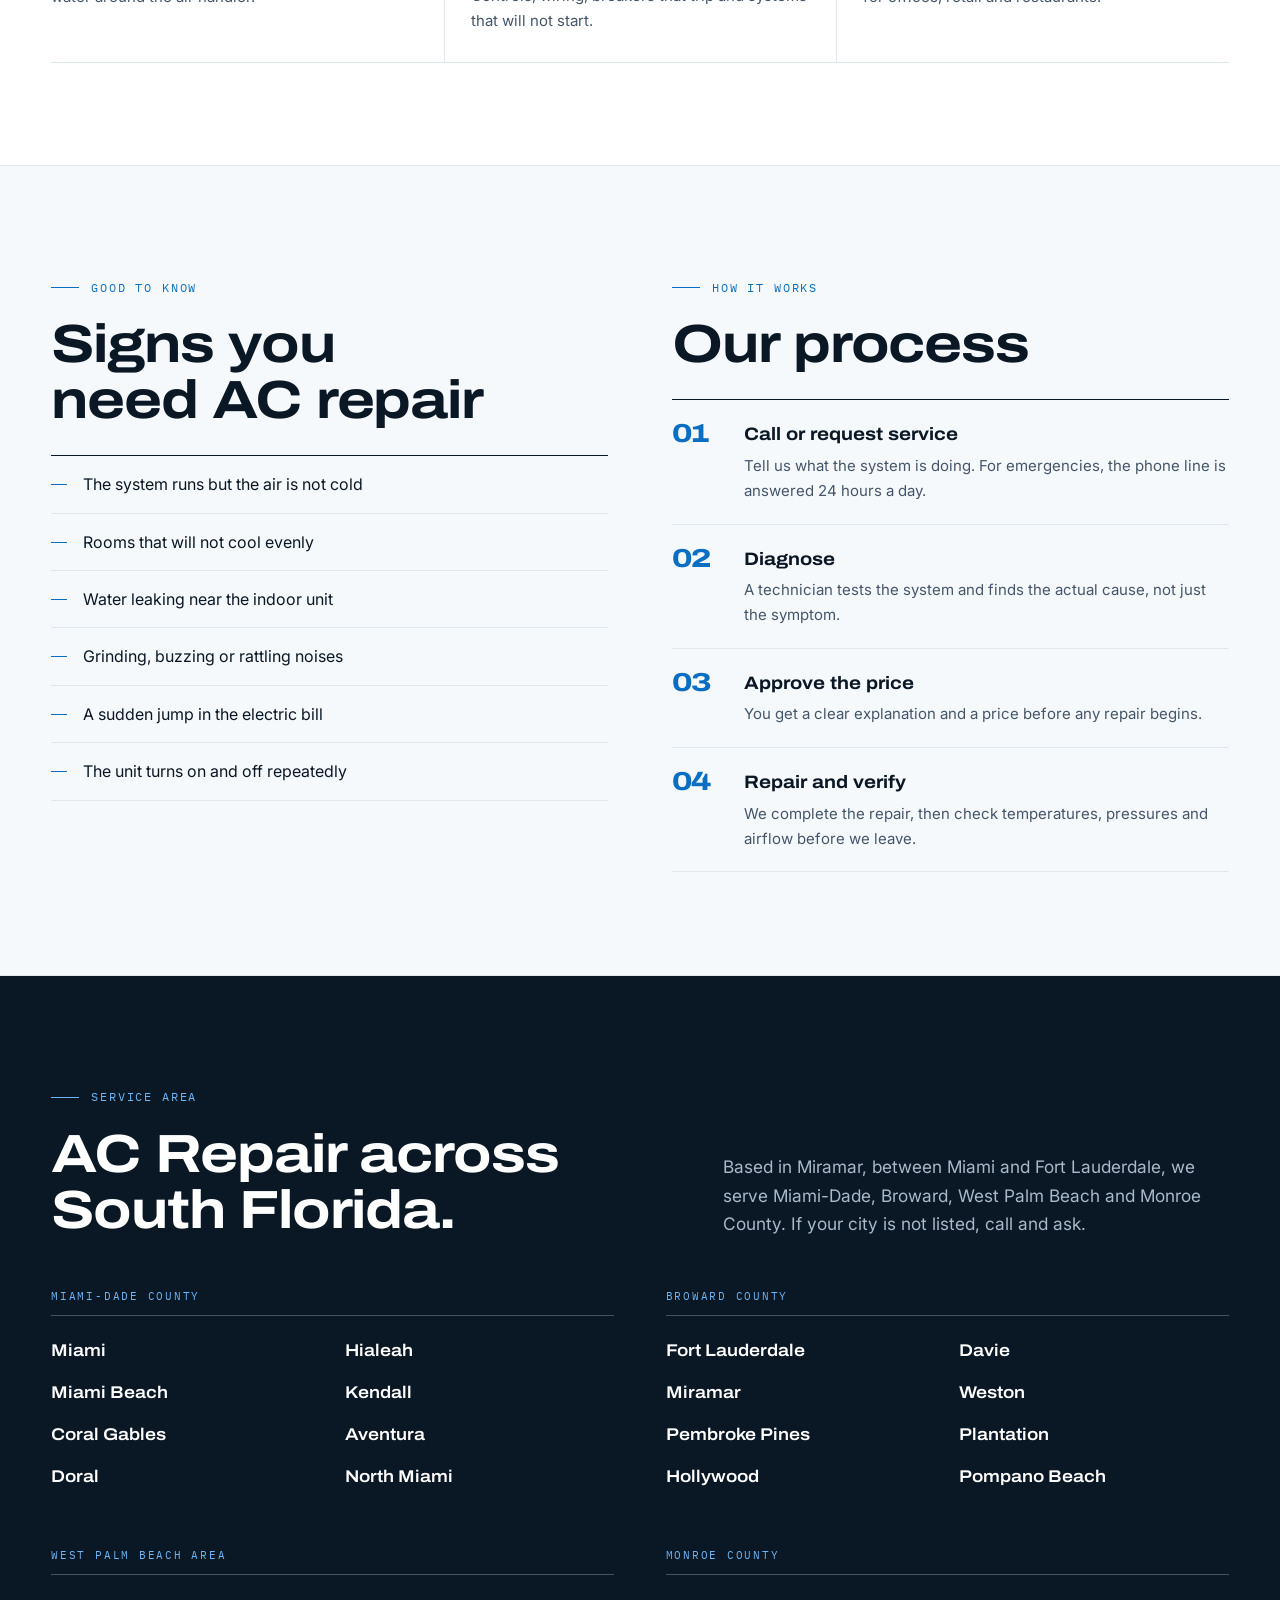
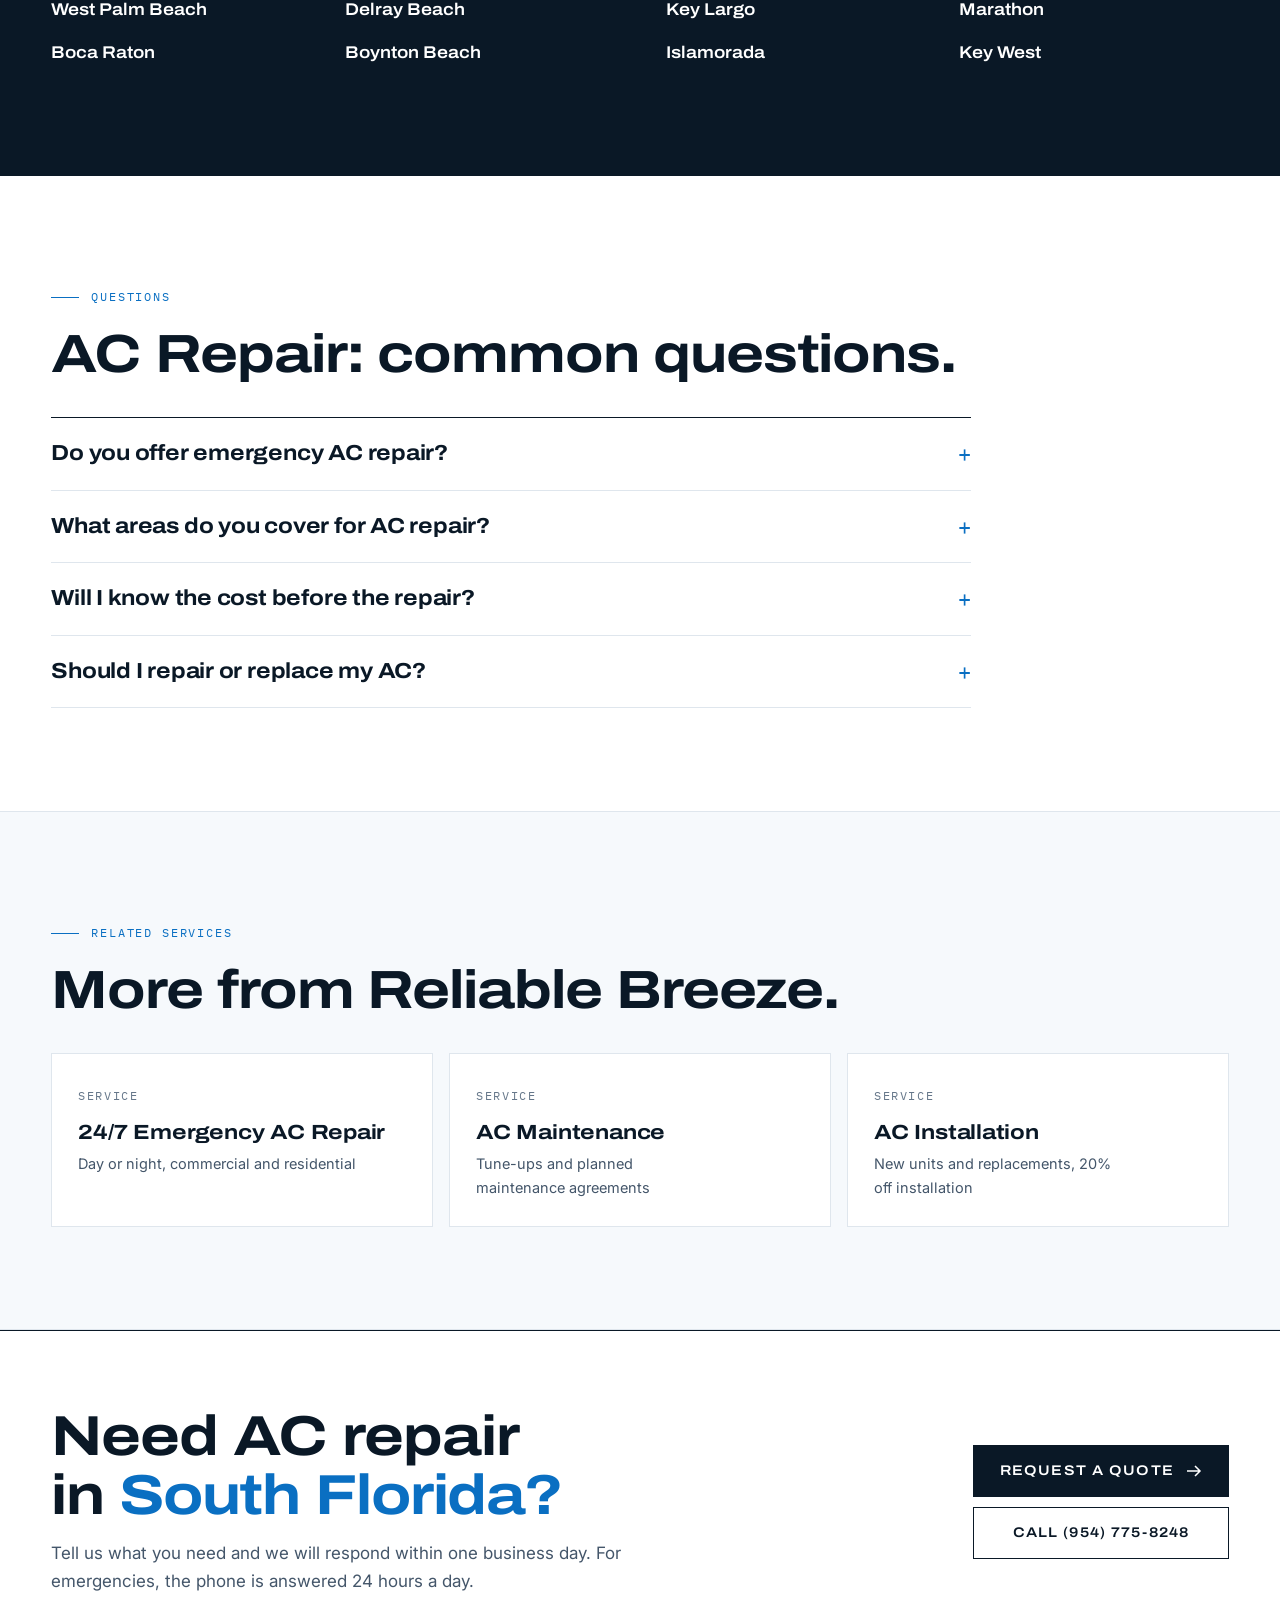
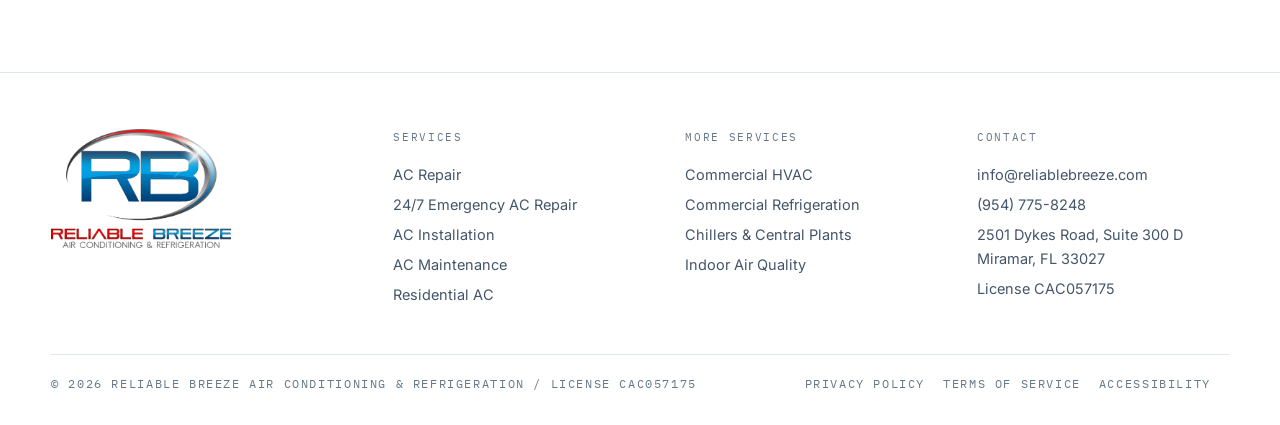
<file: ac-repair.html>
<!doctype html>
<html lang="en">
<head>
<meta charset="utf-8">
<meta name="viewport" content="width=device-width, initial-scale=1">
<title>AC Repair in Miami &amp; Fort Lauderdale | Reliable Breeze</title>
<meta name="description" content="AC repair in Miami, Fort Lauderdale and across South Florida. Licensed technicians for homes and businesses, clear pricing before work begins, 24/7 emergency service. Call (954) 775-8248.">
<meta property="og:title" content="AC Repair in Miami &amp; Fort Lauderdale | Reliable Breeze">
<meta property="og:description" content="AC repair in Miami, Fort Lauderdale and across South Florida. Licensed technicians for homes and businesses, clear pricing before work begins, 24/7 emergency service. Call (954) 775-8248.">
<meta property="og:type" content="website">
<meta property="og:image" content="https://reliablebreeze.com/assets/residential-tech.jpg">
<link rel="icon" href="assets/logo-mark.png">
<link rel="preconnect" href="https://fonts.googleapis.com">
<link rel="preconnect" href="https://fonts.gstatic.com" crossorigin>
<link href="https://fonts.googleapis.com/css2?family=Archivo:wdth,wght@62..125,300..800&family=IBM+Plex+Mono:wght@400;500&family=Inter:wght@400;500;600&display=swap" rel="stylesheet">
<link rel="stylesheet" href="service.css?v=3">
<link rel="stylesheet" href="nav.css?v=4">
<script type="application/ld+json">{"@context": "https://schema.org", "@graph": [{"@type": "HVACBusiness", "@id": "https://reliablebreeze.com/#business", "name": "Reliable Breeze Air Conditioning & Refrigeration", "url": "https://reliablebreeze.com/", "telephone": "+1-954-775-8248", "email": "info@reliablebreeze.com", "image": "https://reliablebreeze.com/assets/logo-full.png", "address": {"@type": "PostalAddress", "streetAddress": "2501 Dykes Road, Suite 300 D", "addressLocality": "Miramar", "addressRegion": "FL", "postalCode": "33027", "addressCountry": "US"}, "openingHoursSpecification": [{"@type": "OpeningHoursSpecification", "dayOfWeek": ["Monday", "Tuesday", "Wednesday", "Thursday", "Friday"], "opens": "09:00", "closes": "17:00"}, {"@type": "OpeningHoursSpecification", "dayOfWeek": "Saturday", "opens": "10:00", "closes": "14:00"}], "areaServed": [{"@type": "City", "name": "Miami, FL"}, {"@type": "City", "name": "Miami Beach, FL"}, {"@type": "City", "name": "Coral Gables, FL"}, {"@type": "City", "name": "Doral, FL"}, {"@type": "City", "name": "Hialeah, FL"}, {"@type": "City", "name": "Kendall, FL"}, {"@type": "City", "name": "Aventura, FL"}, {"@type": "City", "name": "North Miami, FL"}, {"@type": "City", "name": "Fort Lauderdale, FL"}, {"@type": "City", "name": "Miramar, FL"}, {"@type": "City", "name": "Pembroke Pines, FL"}, {"@type": "City", "name": "Hollywood, FL"}, {"@type": "City", "name": "Davie, FL"}, {"@type": "City", "name": "Weston, FL"}, {"@type": "City", "name": "Plantation, FL"}, {"@type": "City", "name": "Pompano Beach, FL"}, {"@type": "City", "name": "West Palm Beach, FL"}, {"@type": "City", "name": "Boca Raton, FL"}, {"@type": "City", "name": "Delray Beach, FL"}, {"@type": "City", "name": "Boynton Beach, FL"}, {"@type": "City", "name": "Key Largo, FL"}, {"@type": "City", "name": "Islamorada, FL"}, {"@type": "City", "name": "Marathon, FL"}, {"@type": "City", "name": "Key West, FL"}]}, {"@type": "Service", "name": "AC Repair", "serviceType": "AC Repair", "description": "AC repair in Miami, Fort Lauderdale and across South Florida. Licensed technicians for homes and businesses, clear pricing before work begins, 24/7 emergency service. Call (954) 775-8248.", "url": "https://reliablebreeze.com/ac-repair.html", "provider": {"@id": "https://reliablebreeze.com/#business"}, "areaServed": ["Miami-Dade County, FL", "Broward County, FL", "West Palm Beach, FL", "Monroe County, FL"]}, {"@type": "FAQPage", "mainEntity": [{"@type": "Question", "name": "Do you offer emergency AC repair?", "acceptedAnswer": {"@type": "Answer", "text": "Yes. Our emergency line is answered 24 hours a day, 7 days a week for both commercial and residential customers. Call (954) 775-8248."}}, {"@type": "Question", "name": "What areas do you cover for AC repair?", "acceptedAnswer": {"@type": "Answer", "text": "We are based in Miramar and serve Miami-Dade and Broward counties, including Miami, Fort Lauderdale, Pembroke Pines, Hollywood, Hialeah and Doral."}}, {"@type": "Question", "name": "Will I know the cost before the repair?", "acceptedAnswer": {"@type": "Answer", "text": "Yes. After diagnosing the system we explain what we found and give you a price before any repair work begins."}}, {"@type": "Question", "name": "Should I repair or replace my AC?", "acceptedAnswer": {"@type": "Answer", "text": "It depends on the age of the system, the cost of the repair and how efficient the unit is. We give you an honest recommendation either way, and new installations currently include 20% off installation."}}]}, {"@type": "BreadcrumbList", "itemListElement": [{"@type": "ListItem", "position": 1, "name": "Home", "item": "https://reliablebreeze.com/"}, {"@type": "ListItem", "position": 2, "name": "AC Repair", "item": "https://reliablebreeze.com/ac-repair.html"}]}]}</script>
</head>
<body>
<a class="skip" href="#content">Skip to content</a>
<div class="areabar" role="note" aria-label="Serving Miami-Dade County, Broward County, West Palm Beach and Monroe County"><div class="areabar-track"><div class="areabar-run"><span>Serving Miami-Dade County</span><span>Broward County</span><span>West Palm Beach</span><span>Monroe County</span><span>24/7 Emergency Service</span><span>Commercial &amp; Residential</span></div><div class="areabar-run" aria-hidden="true"><span>Serving Miami-Dade County</span><span>Broward County</span><span>West Palm Beach</span><span>Monroe County</span><span>24/7 Emergency Service</span><span>Commercial &amp; Residential</span></div></div></div>
<header class="nav">
  <div class="wrap">
    <a class="brand" href="index.html" aria-label="Reliable Breeze home"><picture><source media="(max-width:560px)" srcset="assets/logo-nav-stacked.png"><img src="assets/logo-nav.png" alt="Reliable Breeze Air Conditioning &amp; Refrigeration" width="346" height="46"></picture></a>
    <nav class="nav-links" aria-label="Primary">
      <a href="index.html#approach">Approach</a>
      <div class="dd"><button type="button" class="dd-btn" aria-expanded="false" aria-controls="dd-services">Services <svg viewBox="0 0 10 10" fill="none" stroke="currentColor" stroke-width="1.6"><path d="M1 3l4 4 4-4"/></svg></button><div class="dd-panel" id="dd-services"><a href="ac-repair.html"><b>AC Repair</b><span>Fast diagnosis and repair for homes and businesses</span></a><a href="emergency-ac-repair.html"><b>24/7 Emergency AC Repair</b><span>Day or night, commercial and residential</span></a><a href="ac-installation.html"><b>AC Installation</b><span>New units and replacements, 20% off installation</span></a><a href="ac-maintenance.html"><b>AC Maintenance</b><span>Tune-ups and planned maintenance agreements</span></a><a href="residential-ac.html"><b>Residential AC</b><span>Home cooling installed and serviced properly</span></a><a href="commercial-hvac.html"><b>Commercial HVAC</b><span>Design-build for offices, retail and facilities</span></a><a href="commercial-refrigeration.html"><b>Commercial Refrigeration</b><span>Walk-ins, cold storage and process cooling</span></a><a href="chillers-central-plants.html"><b>Chillers & Central Plants</b><span>Chilled water systems for large buildings</span></a><a href="indoor-air-quality.html"><b>Indoor Air Quality</b><span>Filtration, ventilation and humidity control</span></a><a class="dd-all" href="index.html#services">All services</a></div></div>
      <a href="index.html#emergency">24/7 Repair</a>
      <a href="index.html#sectors">Sectors</a>
      <a href="index.html#process">Process</a>
      <a href="index.html#partner">Why us</a>
    </nav>
    <div class="nav-cta">
      <a class="nav-phone" href="tel:+19547758248" aria-label="Call our 24/7 emergency line, (954) 775-8248"><small><i class="live"></i>24/7 Emergency</small><b>(954) 775-8248</b></a>
      <a class="btn" href="contact.html?need=repair">Request a quote</a>
    </div>
  </div>
</header>

<main id="content">
<section class="s-hero">
  <div class="wrap">
    <div>
      <p class="crumbs"><a href="index.html">Home</a><span>/</span><a href="index.html#services">Services</a><span>/</span>AC Repair</p>
      <span class="tag">AC repair / South Florida</span>
      <h1>AC repair in South Florida, <span class="blue">done right the first time.</span></h1>
      <p class="lede">When the air conditioning stops in South Florida, it is urgent. Reliable Breeze repairs residential and commercial AC systems across Miami-Dade and Broward, with technicians who find the real cause and explain it in plain language.</p>
      <div class="cta">
        <a class="btn" href="contact.html?need=repair">Request a quote <svg viewBox="0 0 16 16" fill="none" stroke="currentColor" stroke-width="1.5"><path d="M1 8h13M9 3l5 5-5 5"/></svg></a>
        <a class="btn ghost" href="tel:+19547758248">Call (954) 775-8248</a>
      </div>
      <div class="facts"><span>Florida license CAC057175</span><span>24/7 emergency service</span><span>Commercial and residential</span></div>
    </div>
    <figure class="s-figure"><img src="assets/residential-tech.jpg" alt="Reliable Breeze technician checking refrigerant pressures during an AC repair in South Florida" fetchpriority="high"><figcaption class="mono">AC Repair / South Florida</figcaption></figure>
  </div>
</section>

<section class="sec">
  <div class="wrap">
    <div class="sec-head"><div><span class="tag">What we do</span><h2>AC repair for every <span class="blue">kind of system.</span></h2></div><p class="lede">From a single home unit to a rooftop full of equipment, the same licensed team handles the repair.</p></div>
    <div class="grid3"><div><span class="mono">01</span><h3>AC not cooling</h3><p>Warm air, weak airflow or a system that runs without reaching temperature.</p></div><div><span class="mono">02</span><h3>Refrigerant leaks</h3><p>Leak detection, repair and recharge to the correct charge for your system.</p></div><div><span class="mono">03</span><h3>Compressor and fan problems</h3><p>Failed compressors, condenser fan motors, capacitors and contactors.</p></div><div><span class="mono">04</span><h3>Frozen coils and drain clogs</h3><p>Iced evaporator coils, clogged drain lines and water around the air handler.</p></div><div><span class="mono">05</span><h3>Thermostat and electrical faults</h3><p>Controls, wiring, breakers that trip and systems that will not start.</p></div><div><span class="mono">06</span><h3>Commercial AC repair</h3><p>Rooftop units, split systems and package units for offices, retail and restaurants.</p></div></div>
  </div>
</section>

<section class="sec wash">
  <div class="wrap split">
    <div><span class="tag">Good to know</span><h2 style="margin-top:20px">Signs you need AC repair</h2><ul class="checks"><li>The system runs but the air is not cold</li><li>Rooms that will not cool evenly</li><li>Water leaking near the indoor unit</li><li>Grinding, buzzing or rattling noises</li><li>A sudden jump in the electric bill</li><li>The unit turns on and off repeatedly</li></ul></div>
    <div><span class="tag">How it works</span><h2 style="margin-top:20px">Our process</h2><ol class="steps"><li><div><b>Call or request service</b><p>Tell us what the system is doing. For emergencies, the phone line is answered 24 hours a day.</p></div></li><li><div><b>Diagnose</b><p>A technician tests the system and finds the actual cause, not just the symptom.</p></div></li><li><div><b>Approve the price</b><p>You get a clear explanation and a price before any repair begins.</p></div></li><li><div><b>Repair and verify</b><p>We complete the repair, then check temperatures, pressures and airflow before we leave.</p></div></li></ol></div>
  </div>
</section>

<section class="sec areas">
  <div class="wrap">
    <div class="sec-head"><div><span class="tag">Service area</span><h2>AC Repair across South Florida.</h2></div><p class="lede">Based in Miramar, between Miami and Fort Lauderdale, we serve Miami-Dade, Broward, West Palm Beach and Monroe County. If your city is not listed, call and ask.</p></div>
    <div class="area-cols">
      <div><h3>Miami-Dade County</h3><ul><li>Miami</li><li>Miami Beach</li><li>Coral Gables</li><li>Doral</li><li>Hialeah</li><li>Kendall</li><li>Aventura</li><li>North Miami</li></ul></div>
      <div><h3>Broward County</h3><ul><li>Fort Lauderdale</li><li>Miramar</li><li>Pembroke Pines</li><li>Hollywood</li><li>Davie</li><li>Weston</li><li>Plantation</li><li>Pompano Beach</li></ul></div>
      <div><h3>West Palm Beach area</h3><ul><li>West Palm Beach</li><li>Boca Raton</li><li>Delray Beach</li><li>Boynton Beach</li></ul></div>
      <div><h3>Monroe County</h3><ul><li>Key Largo</li><li>Islamorada</li><li>Marathon</li><li>Key West</li></ul></div>
    </div>
  </div>
</section>

<section class="sec">
  <div class="wrap">
    <span class="tag">Questions</span>
    <h2 style="margin:20px 0 34px">AC Repair: common questions.</h2>
    <div class="faq"><details><summary>Do you offer emergency AC repair?</summary><p>Yes. Our emergency line is answered 24 hours a day, 7 days a week for both commercial and residential customers. Call (954) 775-8248.</p></details><details><summary>What areas do you cover for AC repair?</summary><p>We are based in Miramar and serve Miami-Dade and Broward counties, including Miami, Fort Lauderdale, Pembroke Pines, Hollywood, Hialeah and Doral.</p></details><details><summary>Will I know the cost before the repair?</summary><p>Yes. After diagnosing the system we explain what we found and give you a price before any repair work begins.</p></details><details><summary>Should I repair or replace my AC?</summary><p>It depends on the age of the system, the cost of the repair and how efficient the unit is. We give you an honest recommendation either way, and new installations currently include 20% off installation.</p></details></div>
  </div>
</section>

<section class="sec wash">
  <div class="wrap">
    <span class="tag">Related services</span>
    <h2 style="margin:20px 0 34px">More from Reliable Breeze.</h2>
    <div class="related"><a href="emergency-ac-repair.html"><span class="mono">Service</span><h3>24/7 Emergency AC Repair</h3><p>Day or night, commercial and residential</p></a><a href="ac-maintenance.html"><span class="mono">Service</span><h3>AC Maintenance</h3><p>Tune-ups and planned maintenance agreements</p></a><a href="ac-installation.html"><span class="mono">Service</span><h3>AC Installation</h3><p>New units and replacements, 20% off installation</p></a></div>
  </div>
</section>

<section class="cta-band">
  <div class="wrap">
    <div><h2>Need AC repair in <span class="blue">South Florida?</span></h2><p>Tell us what you need and we will respond within one business day. For emergencies, the phone is answered 24 hours a day.</p></div>
    <div class="btns"><a class="btn" href="contact.html?need=repair">Request a quote <svg viewBox="0 0 16 16" fill="none" stroke="currentColor" stroke-width="1.5"><path d="M1 8h13M9 3l5 5-5 5"/></svg></a><a class="btn ghost" href="tel:+19547758248">Call (954) 775-8248</a></div>
  </div>
</section>
</main>

<footer>
  <div class="wrap">
    <div class="foot">
      <div><img src="assets/logo-full.png" alt="Reliable Breeze Air Conditioning &amp; Refrigeration" loading="lazy"></div>
      <div><h4>Services</h4><a href="ac-repair.html">AC Repair</a><a href="emergency-ac-repair.html">24/7 Emergency AC Repair</a><a href="ac-installation.html">AC Installation</a><a href="ac-maintenance.html">AC Maintenance</a><a href="residential-ac.html">Residential AC</a></div>
      <div><h4>More services</h4><a href="commercial-hvac.html">Commercial HVAC</a><a href="commercial-refrigeration.html">Commercial Refrigeration</a><a href="chillers-central-plants.html">Chillers &amp; Central Plants</a><a href="indoor-air-quality.html">Indoor Air Quality</a></div>
      <div><h4>Contact</h4><a href="mailto:info@reliablebreeze.com">info@reliablebreeze.com</a><a href="tel:+19547758248">(954) 775-8248</a><p>2501 Dykes Road, Suite 300 D<br>Miramar, FL 33027</p><p>License CAC057175</p></div>
    </div>
    <div class="legal mono"><span>&copy; 2026 Reliable Breeze Air Conditioning &amp; Refrigeration / License CAC057175</span><span><a href="privacy.html">Privacy Policy</a><a href="terms.html">Terms of Service</a><a href="accessibility.html">Accessibility</a></span></div>
  </div>
</footer>
<script src="nav.js?v=3"></script>
<script src="a11y.js"></script>
</body>
</html>
</file>
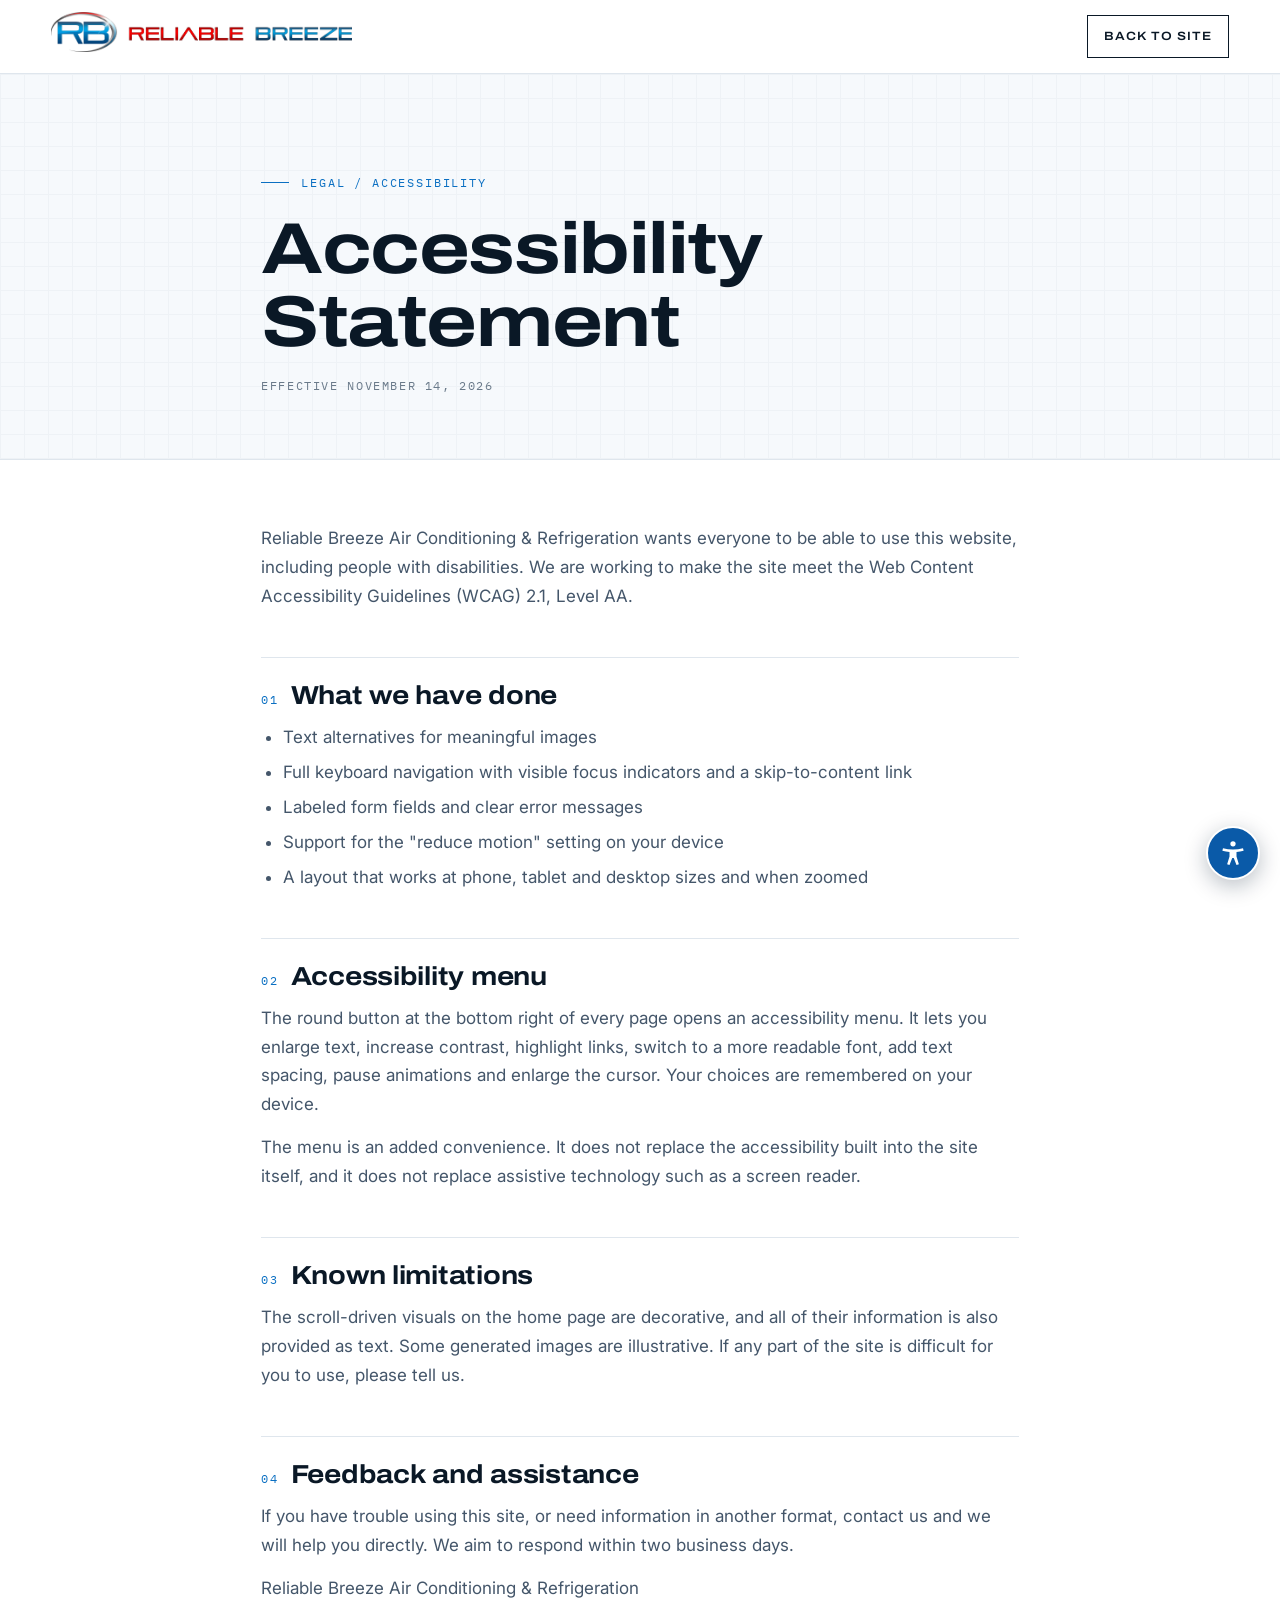
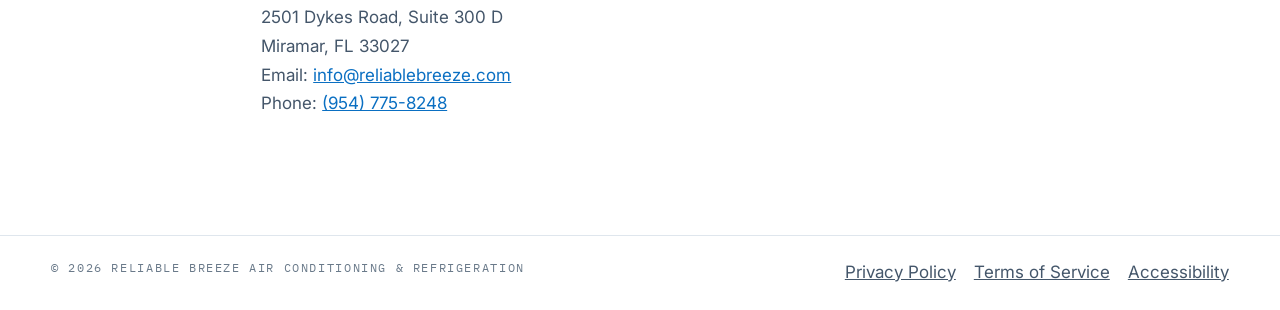
<file: accessibility.html>
<!doctype html>
<html lang="en">
<head>
<meta charset="utf-8">
<meta name="viewport" content="width=device-width, initial-scale=1">
<title>Accessibility Statement | Reliable Breeze</title>
<meta name="description" content="Reliable Breeze accessibility commitment and options.">
<link rel="icon" href="assets/logo-mark.png">
<link rel="preconnect" href="https://fonts.googleapis.com">
<link rel="preconnect" href="https://fonts.gstatic.com" crossorigin>
<link href="https://fonts.googleapis.com/css2?family=Archivo:wdth,wght@62..125,300..800&family=IBM+Plex+Mono:wght@400;500&family=Inter:wght@400;500;600&display=swap" rel="stylesheet">
<link rel="stylesheet" href="legal.css">
</head>
<body>
<a class="skip" href="#content">Skip to content</a>
<header class="top"><div class="in">
  <a class="brand" href="index.html" aria-label="Reliable Breeze home"><picture><source media="(max-width:560px)" srcset="assets/logo-nav-stacked.png"><img src="assets/logo-nav.png" alt="Reliable Breeze Air Conditioning &amp; Refrigeration" width="346" height="46"></picture></a>
  <a class="back" href="index.html">Back to site</a>
</div></header>
<div class="doc-head"><div class="in">
  <span class="tag">Legal / Accessibility</span>
  <h1>Accessibility Statement</h1>
  <p class="mono">Effective November 14, 2026</p>
</div></div>
<main id="content"><div class="in">
<p>Reliable Breeze Air Conditioning &amp; Refrigeration wants everyone to be able to use this website, including people with disabilities. We are working to make the site meet the Web Content Accessibility Guidelines (WCAG) 2.1, Level AA.</p>
<h2><span>01</span>What we have done</h2>
<ul><li>Text alternatives for meaningful images</li><li>Full keyboard navigation with visible focus indicators and a skip-to-content link</li><li>Labeled form fields and clear error messages</li><li>Support for the "reduce motion" setting on your device</li><li>A layout that works at phone, tablet and desktop sizes and when zoomed</li></ul>
<h2><span>02</span>Accessibility menu</h2>
<p>The round button at the bottom right of every page opens an accessibility menu. It lets you enlarge text, increase contrast, highlight links, switch to a more readable font, add text spacing, pause animations and enlarge the cursor. Your choices are remembered on your device.</p><p>The menu is an added convenience. It does not replace the accessibility built into the site itself, and it does not replace assistive technology such as a screen reader.</p>
<h2><span>03</span>Known limitations</h2>
<p>The scroll-driven visuals on the home page are decorative, and all of their information is also provided as text. Some generated images are illustrative. If any part of the site is difficult for you to use, please tell us.</p>
<h2><span>04</span>Feedback and assistance</h2>
<p>If you have trouble using this site, or need information in another format, contact us and we will help you directly. We aim to respond within two business days.</p><p>Reliable Breeze Air Conditioning &amp; Refrigeration<br>2501 Dykes Road, Suite 300 D<br>Miramar, FL 33027<br>Email: <a href="mailto:info@reliablebreeze.com">info@reliablebreeze.com</a><br>Phone: <a href="tel:+19547758248">(954) 775-8248</a></p>
</div></main>
<footer><div class="in">
  <span class="mono">&copy; 2026 Reliable Breeze Air Conditioning &amp; Refrigeration</span>
  <span><a href="privacy.html">Privacy Policy</a><a href="terms.html">Terms of Service</a><a href="accessibility.html">Accessibility</a></span>
</div></footer>
<script src="a11y.js"></script>
</body>
</html>
</file>
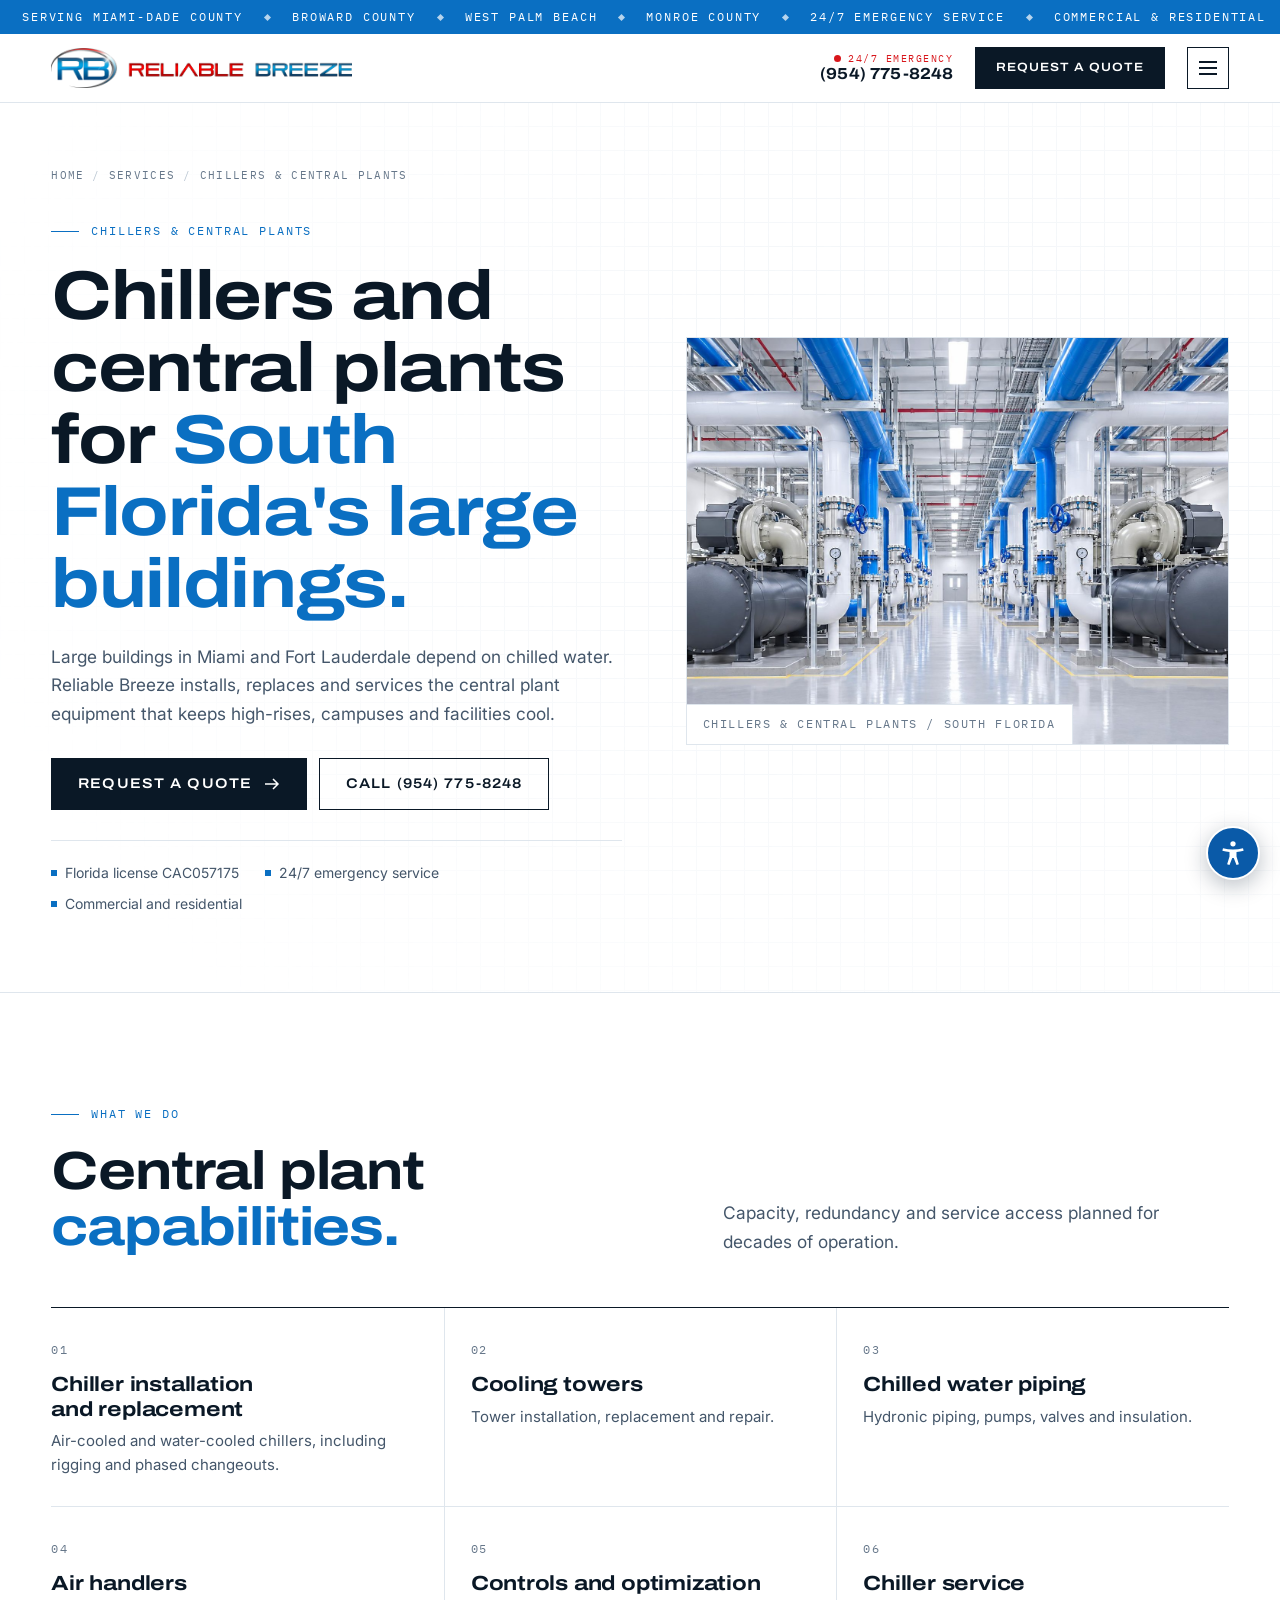
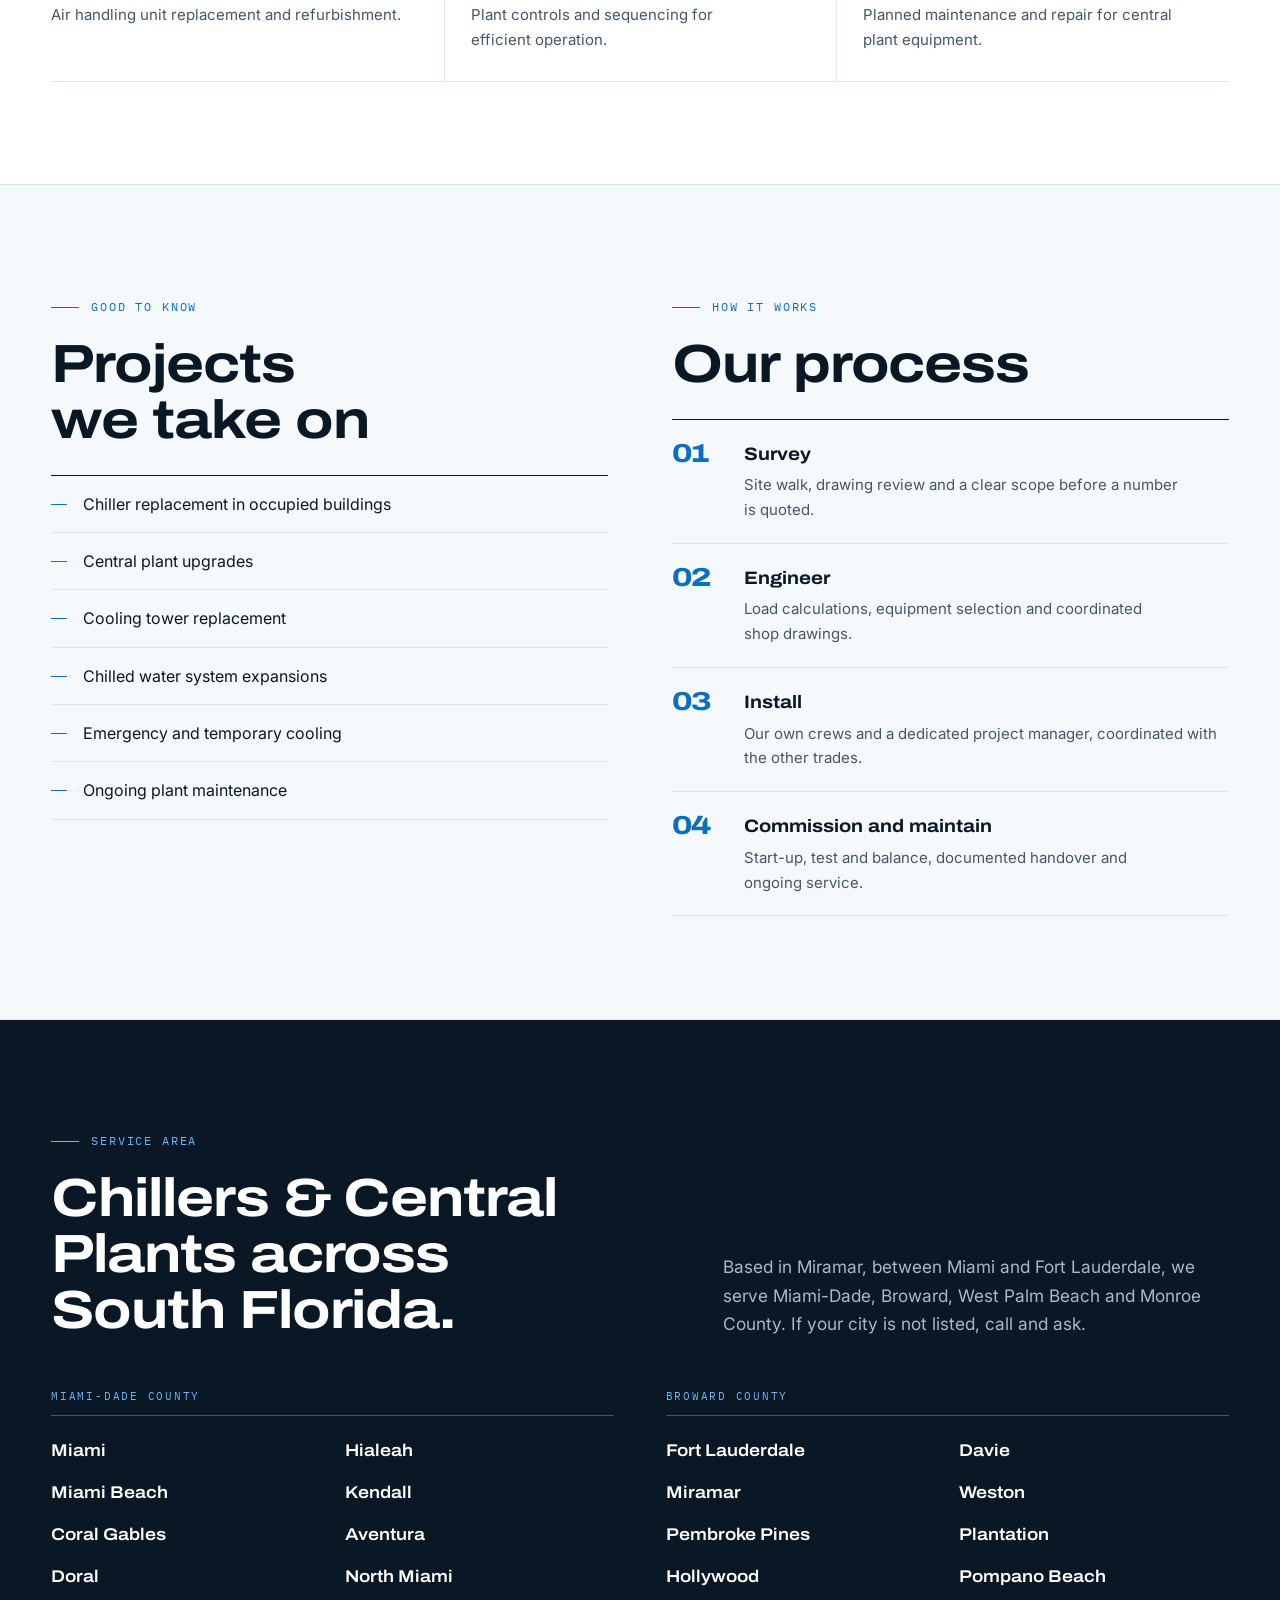
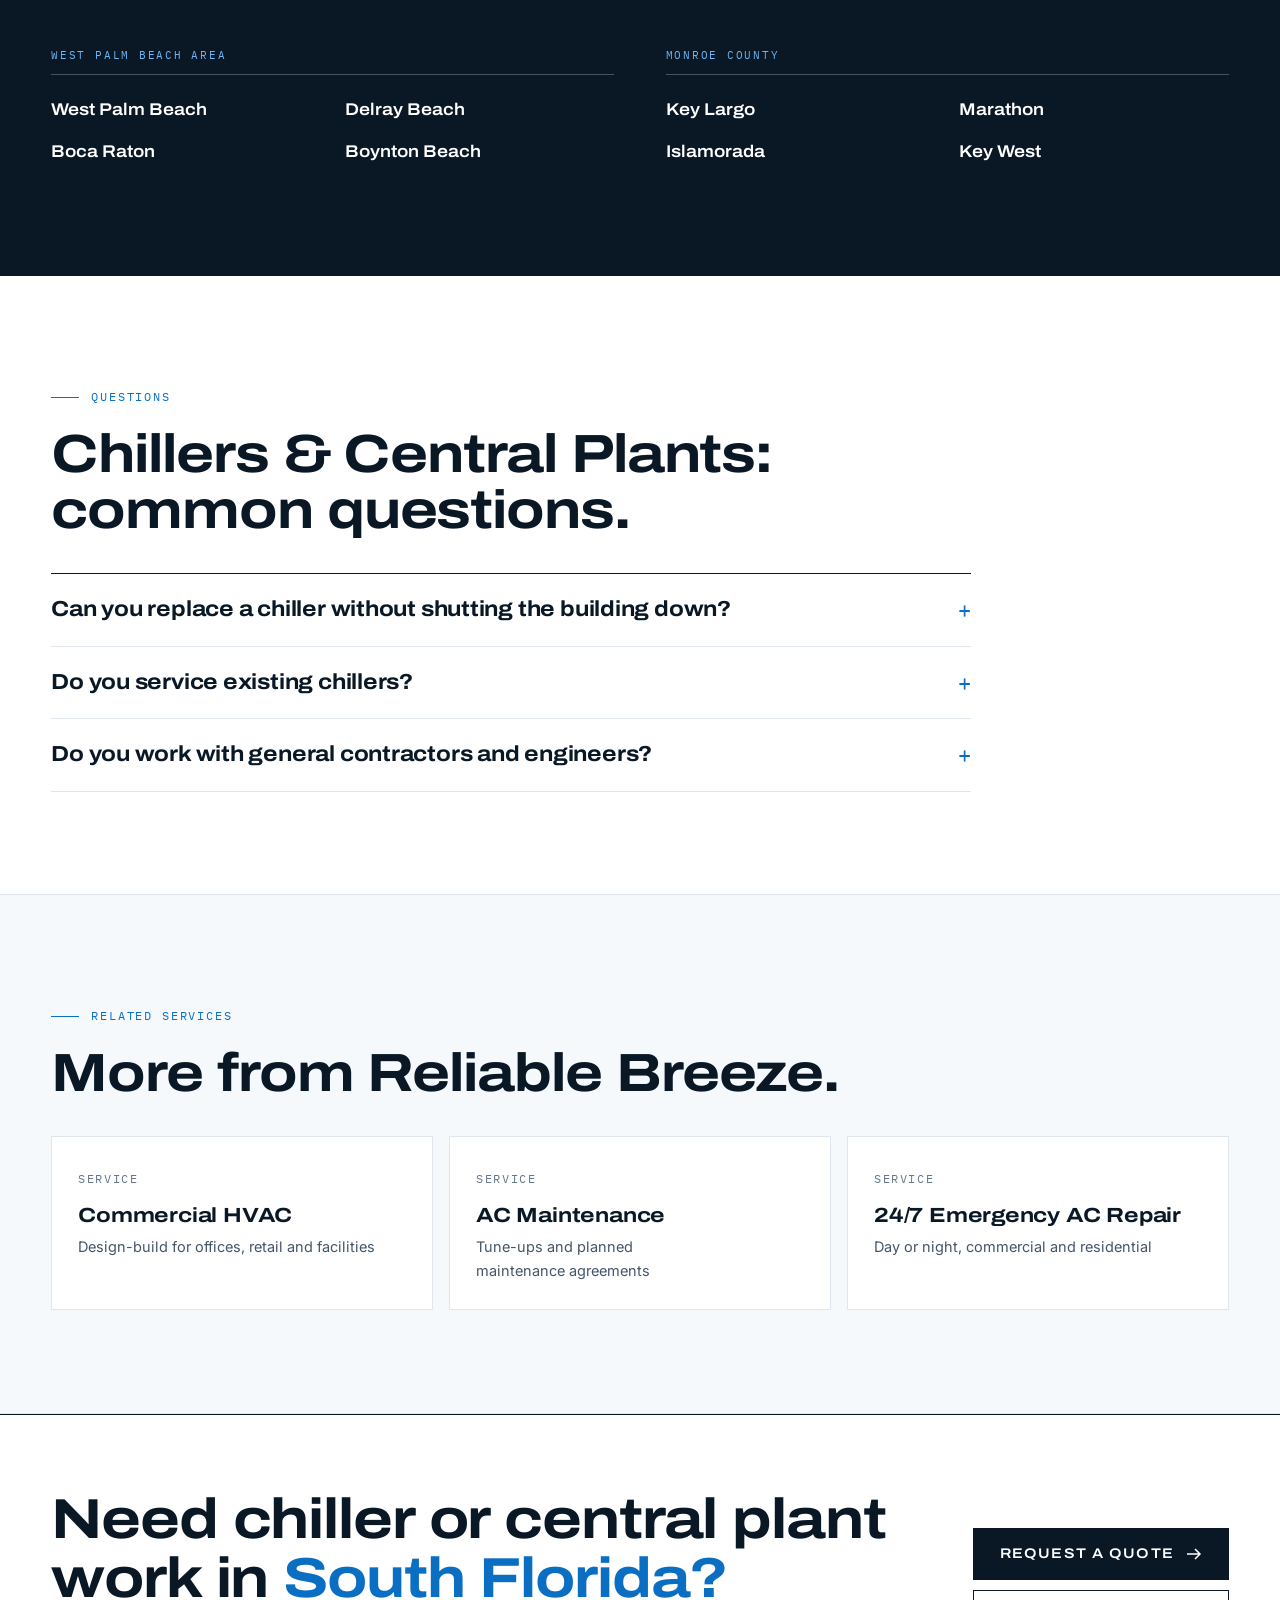
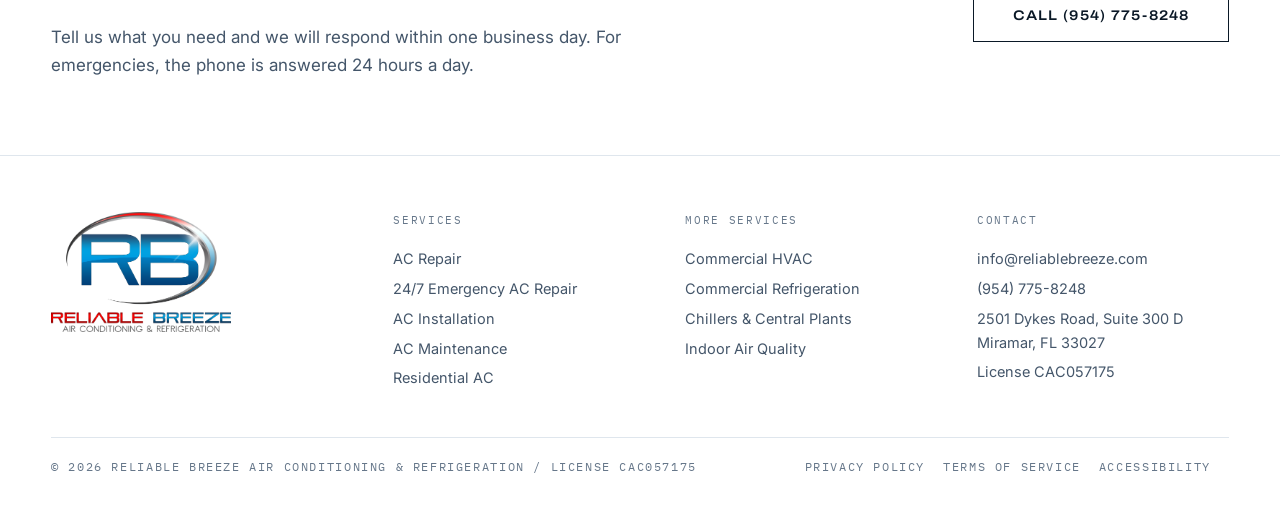
<file: chillers-central-plants.html>
<!doctype html>
<html lang="en">
<head>
<meta charset="utf-8">
<meta name="viewport" content="width=device-width, initial-scale=1">
<title>Chiller Service &amp; Central Plants in Miami &amp; Fort Lauderdale | Reliable Breeze</title>
<meta name="description" content="Chiller installation, replacement and service in Miami, Fort Lauderdale and South Florida. Chilled water systems, cooling towers, pumps and central plant work for large commercial buildings. Call (954) 775-8248.">
<meta property="og:title" content="Chiller Service &amp; Central Plants in Miami &amp; Fort Lauderdale | Reliable Breeze">
<meta property="og:description" content="Chiller installation, replacement and service in Miami, Fort Lauderdale and South Florida. Chilled water systems, cooling towers, pumps and central plant work for large commercial buildings. Call (954) 775-8248.">
<meta property="og:type" content="website">
<meta property="og:image" content="https://reliablebreeze.com/assets/plant.jpg">
<link rel="icon" href="assets/logo-mark.png">
<link rel="preconnect" href="https://fonts.googleapis.com">
<link rel="preconnect" href="https://fonts.gstatic.com" crossorigin>
<link href="https://fonts.googleapis.com/css2?family=Archivo:wdth,wght@62..125,300..800&family=IBM+Plex+Mono:wght@400;500&family=Inter:wght@400;500;600&display=swap" rel="stylesheet">
<link rel="stylesheet" href="service.css?v=3">
<link rel="stylesheet" href="nav.css?v=4">
<script type="application/ld+json">{"@context": "https://schema.org", "@graph": [{"@type": "HVACBusiness", "@id": "https://reliablebreeze.com/#business", "name": "Reliable Breeze Air Conditioning & Refrigeration", "url": "https://reliablebreeze.com/", "telephone": "+1-954-775-8248", "email": "info@reliablebreeze.com", "image": "https://reliablebreeze.com/assets/logo-full.png", "address": {"@type": "PostalAddress", "streetAddress": "2501 Dykes Road, Suite 300 D", "addressLocality": "Miramar", "addressRegion": "FL", "postalCode": "33027", "addressCountry": "US"}, "openingHoursSpecification": [{"@type": "OpeningHoursSpecification", "dayOfWeek": ["Monday", "Tuesday", "Wednesday", "Thursday", "Friday"], "opens": "09:00", "closes": "17:00"}, {"@type": "OpeningHoursSpecification", "dayOfWeek": "Saturday", "opens": "10:00", "closes": "14:00"}], "areaServed": [{"@type": "City", "name": "Miami, FL"}, {"@type": "City", "name": "Miami Beach, FL"}, {"@type": "City", "name": "Coral Gables, FL"}, {"@type": "City", "name": "Doral, FL"}, {"@type": "City", "name": "Hialeah, FL"}, {"@type": "City", "name": "Kendall, FL"}, {"@type": "City", "name": "Aventura, FL"}, {"@type": "City", "name": "North Miami, FL"}, {"@type": "City", "name": "Fort Lauderdale, FL"}, {"@type": "City", "name": "Miramar, FL"}, {"@type": "City", "name": "Pembroke Pines, FL"}, {"@type": "City", "name": "Hollywood, FL"}, {"@type": "City", "name": "Davie, FL"}, {"@type": "City", "name": "Weston, FL"}, {"@type": "City", "name": "Plantation, FL"}, {"@type": "City", "name": "Pompano Beach, FL"}, {"@type": "City", "name": "West Palm Beach, FL"}, {"@type": "City", "name": "Boca Raton, FL"}, {"@type": "City", "name": "Delray Beach, FL"}, {"@type": "City", "name": "Boynton Beach, FL"}, {"@type": "City", "name": "Key Largo, FL"}, {"@type": "City", "name": "Islamorada, FL"}, {"@type": "City", "name": "Marathon, FL"}, {"@type": "City", "name": "Key West, FL"}]}, {"@type": "Service", "name": "Chillers & Central Plants", "serviceType": "Chillers & Central Plants", "description": "Chiller installation, replacement and service in Miami, Fort Lauderdale and South Florida. Chilled water systems, cooling towers, pumps and central plant work for large commercial buildings. Call (954) 775-8248.", "url": "https://reliablebreeze.com/chillers-central-plants.html", "provider": {"@id": "https://reliablebreeze.com/#business"}, "areaServed": ["Miami-Dade County, FL", "Broward County, FL", "West Palm Beach, FL", "Monroe County, FL"]}, {"@type": "FAQPage", "mainEntity": [{"@type": "Question", "name": "Can you replace a chiller without shutting the building down?", "acceptedAnswer": {"@type": "Answer", "text": "In most cases, yes. We plan phased shutdowns, temporary cooling and off-hours work so the building stays in operation."}}, {"@type": "Question", "name": "Do you service existing chillers?", "acceptedAnswer": {"@type": "Answer", "text": "Yes. We provide planned maintenance and repair for chilled water plants, cooling towers and associated equipment."}}, {"@type": "Question", "name": "Do you work with general contractors and engineers?", "acceptedAnswer": {"@type": "Answer", "text": "Yes. We work from engineered drawings on bid projects and also offer design-build delivery."}}]}, {"@type": "BreadcrumbList", "itemListElement": [{"@type": "ListItem", "position": 1, "name": "Home", "item": "https://reliablebreeze.com/"}, {"@type": "ListItem", "position": 2, "name": "Chillers & Central Plants", "item": "https://reliablebreeze.com/chillers-central-plants.html"}]}]}</script>
</head>
<body>
<a class="skip" href="#content">Skip to content</a>
<div class="areabar" role="note" aria-label="Serving Miami-Dade County, Broward County, West Palm Beach and Monroe County"><div class="areabar-track"><div class="areabar-run"><span>Serving Miami-Dade County</span><span>Broward County</span><span>West Palm Beach</span><span>Monroe County</span><span>24/7 Emergency Service</span><span>Commercial &amp; Residential</span></div><div class="areabar-run" aria-hidden="true"><span>Serving Miami-Dade County</span><span>Broward County</span><span>West Palm Beach</span><span>Monroe County</span><span>24/7 Emergency Service</span><span>Commercial &amp; Residential</span></div></div></div>
<header class="nav">
  <div class="wrap">
    <a class="brand" href="index.html" aria-label="Reliable Breeze home"><picture><source media="(max-width:560px)" srcset="assets/logo-nav-stacked.png"><img src="assets/logo-nav.png" alt="Reliable Breeze Air Conditioning &amp; Refrigeration" width="346" height="46"></picture></a>
    <nav class="nav-links" aria-label="Primary">
      <a href="index.html#approach">Approach</a>
      <div class="dd"><button type="button" class="dd-btn" aria-expanded="false" aria-controls="dd-services">Services <svg viewBox="0 0 10 10" fill="none" stroke="currentColor" stroke-width="1.6"><path d="M1 3l4 4 4-4"/></svg></button><div class="dd-panel" id="dd-services"><a href="ac-repair.html"><b>AC Repair</b><span>Fast diagnosis and repair for homes and businesses</span></a><a href="emergency-ac-repair.html"><b>24/7 Emergency AC Repair</b><span>Day or night, commercial and residential</span></a><a href="ac-installation.html"><b>AC Installation</b><span>New units and replacements, 20% off installation</span></a><a href="ac-maintenance.html"><b>AC Maintenance</b><span>Tune-ups and planned maintenance agreements</span></a><a href="residential-ac.html"><b>Residential AC</b><span>Home cooling installed and serviced properly</span></a><a href="commercial-hvac.html"><b>Commercial HVAC</b><span>Design-build for offices, retail and facilities</span></a><a href="commercial-refrigeration.html"><b>Commercial Refrigeration</b><span>Walk-ins, cold storage and process cooling</span></a><a href="chillers-central-plants.html"><b>Chillers & Central Plants</b><span>Chilled water systems for large buildings</span></a><a href="indoor-air-quality.html"><b>Indoor Air Quality</b><span>Filtration, ventilation and humidity control</span></a><a class="dd-all" href="index.html#services">All services</a></div></div>
      <a href="index.html#emergency">24/7 Repair</a>
      <a href="index.html#sectors">Sectors</a>
      <a href="index.html#process">Process</a>
      <a href="index.html#partner">Why us</a>
    </nav>
    <div class="nav-cta">
      <a class="nav-phone" href="tel:+19547758248" aria-label="Call our 24/7 emergency line, (954) 775-8248"><small><i class="live"></i>24/7 Emergency</small><b>(954) 775-8248</b></a>
      <a class="btn" href="contact.html?need=project&amp;property=commercial">Request a quote</a>
    </div>
  </div>
</header>

<main id="content">
<section class="s-hero">
  <div class="wrap">
    <div>
      <p class="crumbs"><a href="index.html">Home</a><span>/</span><a href="index.html#services">Services</a><span>/</span>Chillers &amp; Central Plants</p>
      <span class="tag">Chillers &amp; central plants</span>
      <h1>Chillers and central plants for <span class="blue">South Florida's large buildings.</span></h1>
      <p class="lede">Large buildings in Miami and Fort Lauderdale depend on chilled water. Reliable Breeze installs, replaces and services the central plant equipment that keeps high-rises, campuses and facilities cool.</p>
      <div class="cta">
        <a class="btn" href="contact.html?need=project&amp;property=commercial">Request a quote <svg viewBox="0 0 16 16" fill="none" stroke="currentColor" stroke-width="1.5"><path d="M1 8h13M9 3l5 5-5 5"/></svg></a>
        <a class="btn ghost" href="tel:+19547758248">Call (954) 775-8248</a>
      </div>
      <div class="facts"><span>Florida license CAC057175</span><span>24/7 emergency service</span><span>Commercial and residential</span></div>
    </div>
    <figure class="s-figure"><img src="assets/plant.jpg" alt="Central plant with centrifugal chillers and chilled water piping" fetchpriority="high"><figcaption class="mono">Chillers &amp; Central Plants / South Florida</figcaption></figure>
  </div>
</section>

<section class="sec">
  <div class="wrap">
    <div class="sec-head"><div><span class="tag">What we do</span><h2>Central plant <span class="blue">capabilities.</span></h2></div><p class="lede">Capacity, redundancy and service access planned for decades of operation.</p></div>
    <div class="grid3"><div><span class="mono">01</span><h3>Chiller installation and replacement</h3><p>Air-cooled and water-cooled chillers, including rigging and phased changeouts.</p></div><div><span class="mono">02</span><h3>Cooling towers</h3><p>Tower installation, replacement and repair.</p></div><div><span class="mono">03</span><h3>Chilled water piping</h3><p>Hydronic piping, pumps, valves and insulation.</p></div><div><span class="mono">04</span><h3>Air handlers</h3><p>Air handling unit replacement and refurbishment.</p></div><div><span class="mono">05</span><h3>Controls and optimization</h3><p>Plant controls and sequencing for efficient operation.</p></div><div><span class="mono">06</span><h3>Chiller service</h3><p>Planned maintenance and repair for central plant equipment.</p></div></div>
  </div>
</section>

<section class="sec wash">
  <div class="wrap split">
    <div><span class="tag">Good to know</span><h2 style="margin-top:20px">Projects we take on</h2><ul class="checks"><li>Chiller replacement in occupied buildings</li><li>Central plant upgrades</li><li>Cooling tower replacement</li><li>Chilled water system expansions</li><li>Emergency and temporary cooling</li><li>Ongoing plant maintenance</li></ul></div>
    <div><span class="tag">How it works</span><h2 style="margin-top:20px">Our process</h2><ol class="steps"><li><div><b>Survey</b><p>Site walk, drawing review and a clear scope before a number is quoted.</p></div></li><li><div><b>Engineer</b><p>Load calculations, equipment selection and coordinated shop drawings.</p></div></li><li><div><b>Install</b><p>Our own crews and a dedicated project manager, coordinated with the other trades.</p></div></li><li><div><b>Commission and maintain</b><p>Start-up, test and balance, documented handover and ongoing service.</p></div></li></ol></div>
  </div>
</section>

<section class="sec areas">
  <div class="wrap">
    <div class="sec-head"><div><span class="tag">Service area</span><h2>Chillers &amp; Central Plants across South Florida.</h2></div><p class="lede">Based in Miramar, between Miami and Fort Lauderdale, we serve Miami-Dade, Broward, West Palm Beach and Monroe County. If your city is not listed, call and ask.</p></div>
    <div class="area-cols">
      <div><h3>Miami-Dade County</h3><ul><li>Miami</li><li>Miami Beach</li><li>Coral Gables</li><li>Doral</li><li>Hialeah</li><li>Kendall</li><li>Aventura</li><li>North Miami</li></ul></div>
      <div><h3>Broward County</h3><ul><li>Fort Lauderdale</li><li>Miramar</li><li>Pembroke Pines</li><li>Hollywood</li><li>Davie</li><li>Weston</li><li>Plantation</li><li>Pompano Beach</li></ul></div>
      <div><h3>West Palm Beach area</h3><ul><li>West Palm Beach</li><li>Boca Raton</li><li>Delray Beach</li><li>Boynton Beach</li></ul></div>
      <div><h3>Monroe County</h3><ul><li>Key Largo</li><li>Islamorada</li><li>Marathon</li><li>Key West</li></ul></div>
    </div>
  </div>
</section>

<section class="sec">
  <div class="wrap">
    <span class="tag">Questions</span>
    <h2 style="margin:20px 0 34px">Chillers &amp; Central Plants: common questions.</h2>
    <div class="faq"><details><summary>Can you replace a chiller without shutting the building down?</summary><p>In most cases, yes. We plan phased shutdowns, temporary cooling and off-hours work so the building stays in operation.</p></details><details><summary>Do you service existing chillers?</summary><p>Yes. We provide planned maintenance and repair for chilled water plants, cooling towers and associated equipment.</p></details><details><summary>Do you work with general contractors and engineers?</summary><p>Yes. We work from engineered drawings on bid projects and also offer design-build delivery.</p></details></div>
  </div>
</section>

<section class="sec wash">
  <div class="wrap">
    <span class="tag">Related services</span>
    <h2 style="margin:20px 0 34px">More from Reliable Breeze.</h2>
    <div class="related"><a href="commercial-hvac.html"><span class="mono">Service</span><h3>Commercial HVAC</h3><p>Design-build for offices, retail and facilities</p></a><a href="ac-maintenance.html"><span class="mono">Service</span><h3>AC Maintenance</h3><p>Tune-ups and planned maintenance agreements</p></a><a href="emergency-ac-repair.html"><span class="mono">Service</span><h3>24/7 Emergency AC Repair</h3><p>Day or night, commercial and residential</p></a></div>
  </div>
</section>

<section class="cta-band">
  <div class="wrap">
    <div><h2>Need chiller or central plant work in <span class="blue">South Florida?</span></h2><p>Tell us what you need and we will respond within one business day. For emergencies, the phone is answered 24 hours a day.</p></div>
    <div class="btns"><a class="btn" href="contact.html?need=project&amp;property=commercial">Request a quote <svg viewBox="0 0 16 16" fill="none" stroke="currentColor" stroke-width="1.5"><path d="M1 8h13M9 3l5 5-5 5"/></svg></a><a class="btn ghost" href="tel:+19547758248">Call (954) 775-8248</a></div>
  </div>
</section>
</main>

<footer>
  <div class="wrap">
    <div class="foot">
      <div><img src="assets/logo-full.png" alt="Reliable Breeze Air Conditioning &amp; Refrigeration" loading="lazy"></div>
      <div><h4>Services</h4><a href="ac-repair.html">AC Repair</a><a href="emergency-ac-repair.html">24/7 Emergency AC Repair</a><a href="ac-installation.html">AC Installation</a><a href="ac-maintenance.html">AC Maintenance</a><a href="residential-ac.html">Residential AC</a></div>
      <div><h4>More services</h4><a href="commercial-hvac.html">Commercial HVAC</a><a href="commercial-refrigeration.html">Commercial Refrigeration</a><a href="chillers-central-plants.html">Chillers &amp; Central Plants</a><a href="indoor-air-quality.html">Indoor Air Quality</a></div>
      <div><h4>Contact</h4><a href="mailto:info@reliablebreeze.com">info@reliablebreeze.com</a><a href="tel:+19547758248">(954) 775-8248</a><p>2501 Dykes Road, Suite 300 D<br>Miramar, FL 33027</p><p>License CAC057175</p></div>
    </div>
    <div class="legal mono"><span>&copy; 2026 Reliable Breeze Air Conditioning &amp; Refrigeration / License CAC057175</span><span><a href="privacy.html">Privacy Policy</a><a href="terms.html">Terms of Service</a><a href="accessibility.html">Accessibility</a></span></div>
  </div>
</footer>
<script src="nav.js?v=3"></script>
<script src="a11y.js"></script>
</body>
</html>
</file>
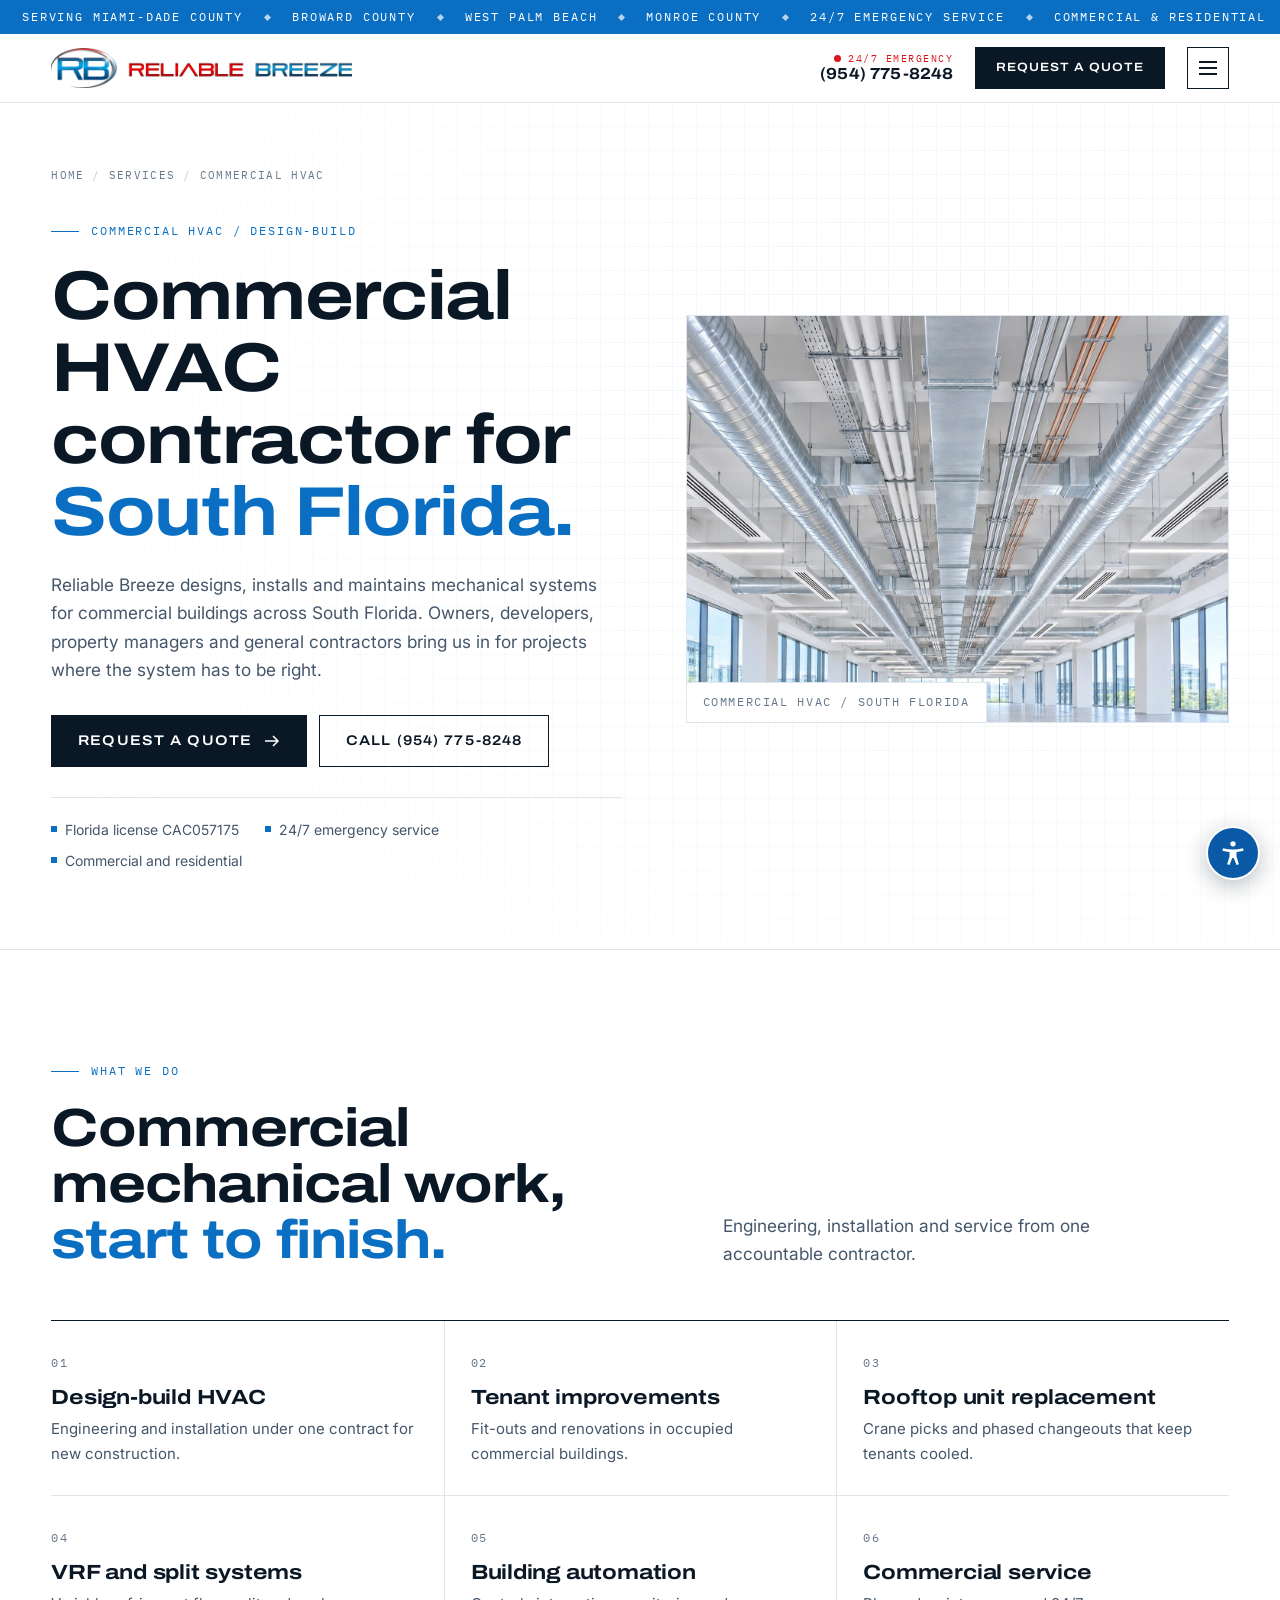
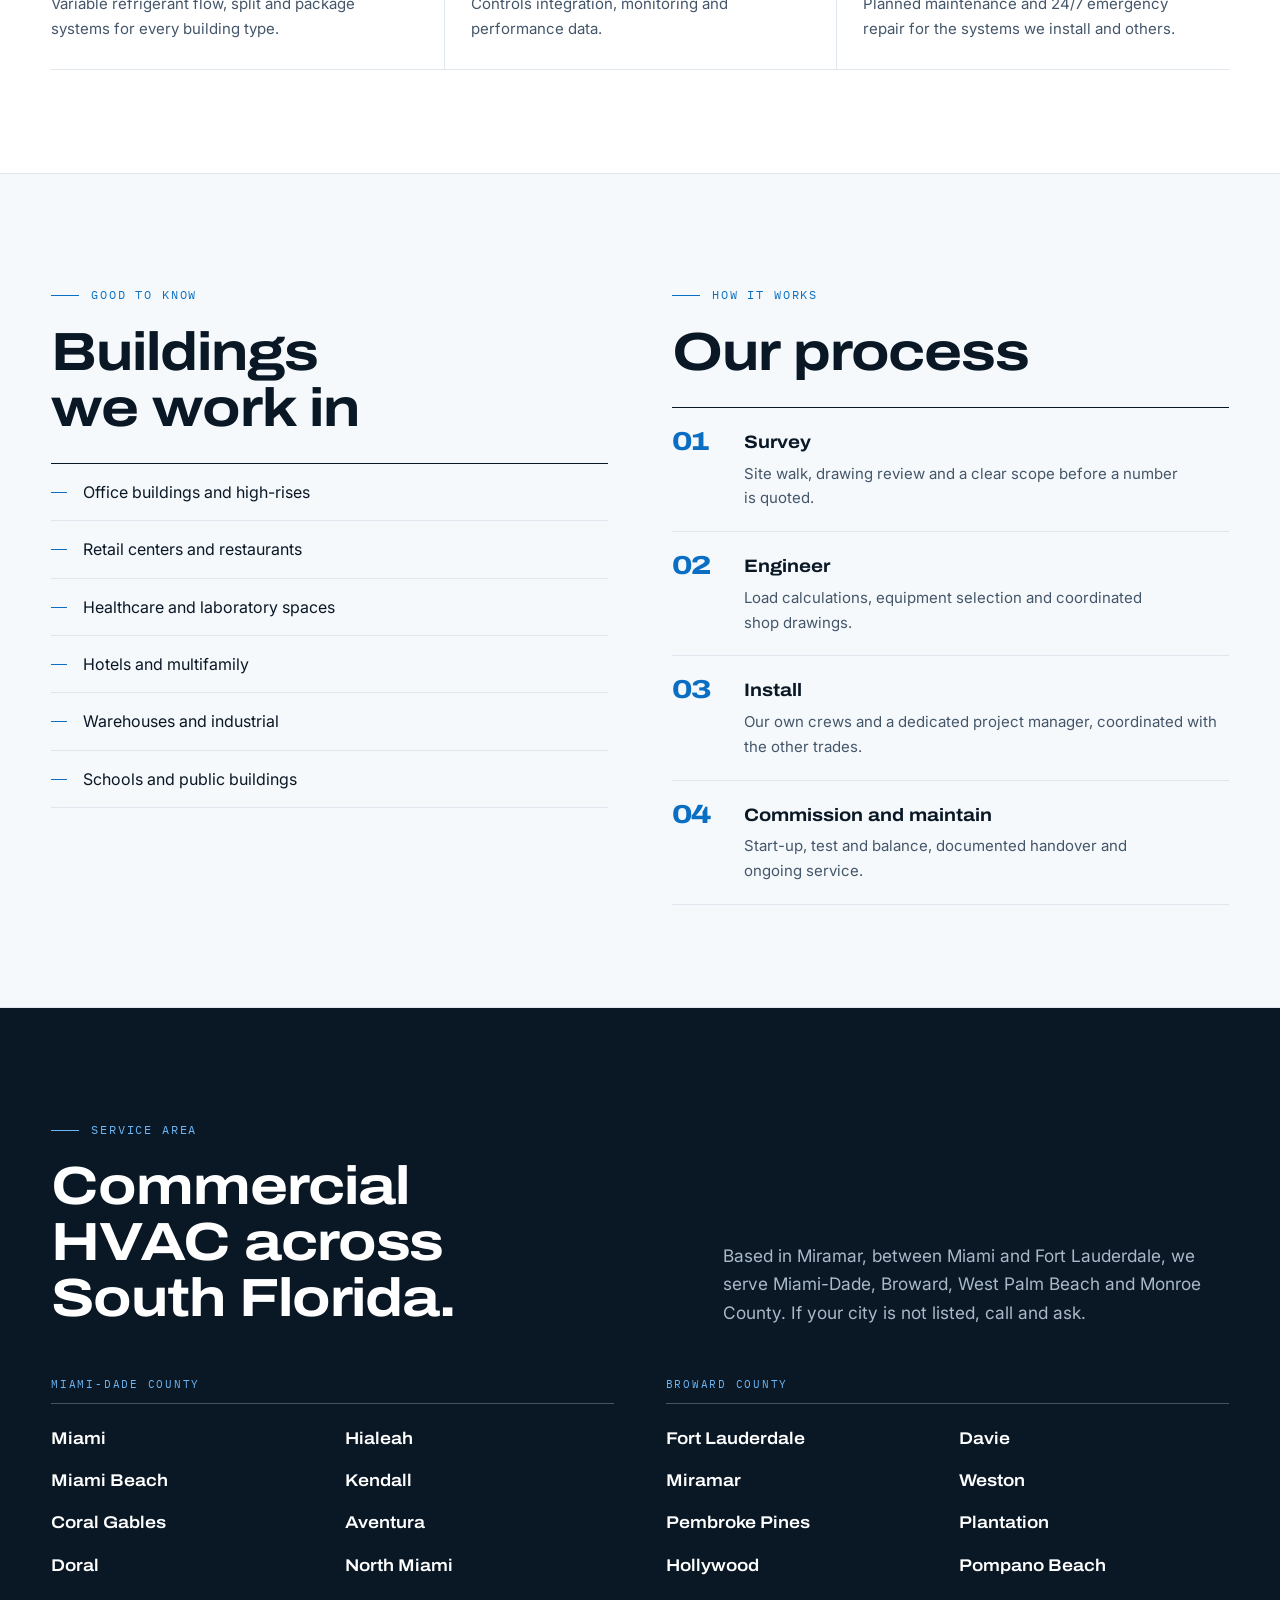
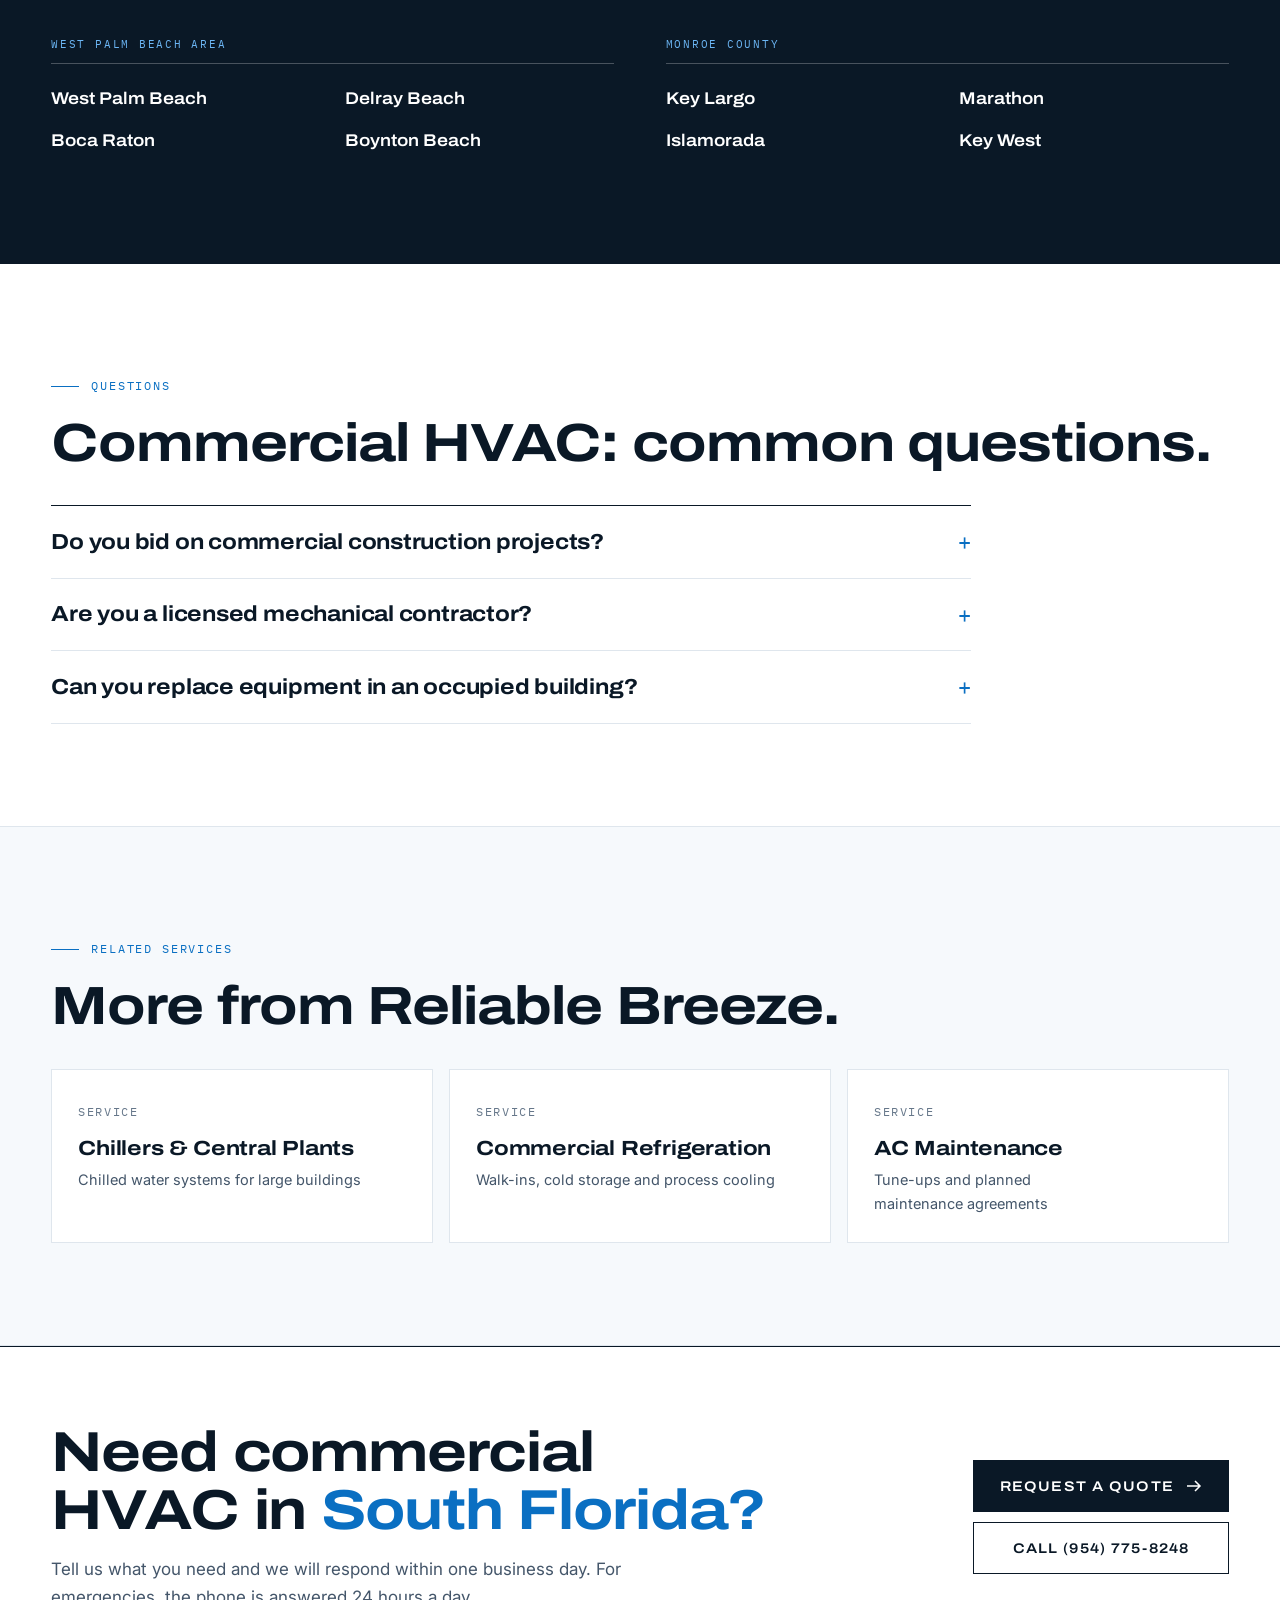
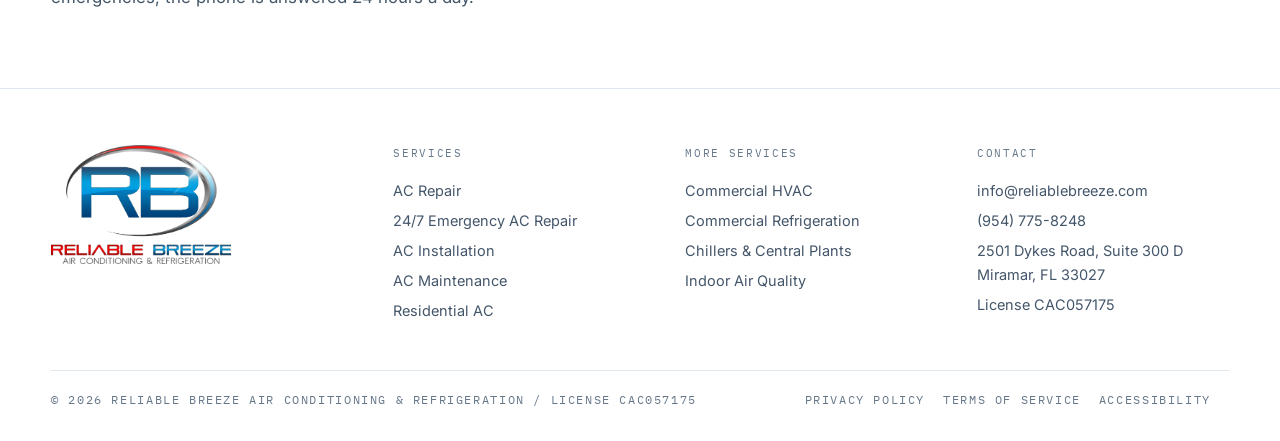
<file: commercial-hvac.html>
<!doctype html>
<html lang="en">
<head>
<meta charset="utf-8">
<meta name="viewport" content="width=device-width, initial-scale=1">
<title>Commercial HVAC Contractor in Miami &amp; Fort Lauderdale | Reliable Breeze</title>
<meta name="description" content="Commercial HVAC contractor serving Miami, Fort Lauderdale and South Florida. Design-build, installation, retrofits and service for offices, retail, healthcare and industrial buildings. Call (954) 775-8248.">
<meta property="og:title" content="Commercial HVAC Contractor in Miami &amp; Fort Lauderdale | Reliable Breeze">
<meta property="og:description" content="Commercial HVAC contractor serving Miami, Fort Lauderdale and South Florida. Design-build, installation, retrofits and service for offices, retail, healthcare and industrial buildings. Call (954) 775-8248.">
<meta property="og:type" content="website">
<meta property="og:image" content="https://reliablebreeze.com/assets/ducts.jpg">
<link rel="icon" href="assets/logo-mark.png">
<link rel="preconnect" href="https://fonts.googleapis.com">
<link rel="preconnect" href="https://fonts.gstatic.com" crossorigin>
<link href="https://fonts.googleapis.com/css2?family=Archivo:wdth,wght@62..125,300..800&family=IBM+Plex+Mono:wght@400;500&family=Inter:wght@400;500;600&display=swap" rel="stylesheet">
<link rel="stylesheet" href="service.css?v=3">
<link rel="stylesheet" href="nav.css?v=4">
<script type="application/ld+json">{"@context": "https://schema.org", "@graph": [{"@type": "HVACBusiness", "@id": "https://reliablebreeze.com/#business", "name": "Reliable Breeze Air Conditioning & Refrigeration", "url": "https://reliablebreeze.com/", "telephone": "+1-954-775-8248", "email": "info@reliablebreeze.com", "image": "https://reliablebreeze.com/assets/logo-full.png", "address": {"@type": "PostalAddress", "streetAddress": "2501 Dykes Road, Suite 300 D", "addressLocality": "Miramar", "addressRegion": "FL", "postalCode": "33027", "addressCountry": "US"}, "openingHoursSpecification": [{"@type": "OpeningHoursSpecification", "dayOfWeek": ["Monday", "Tuesday", "Wednesday", "Thursday", "Friday"], "opens": "09:00", "closes": "17:00"}, {"@type": "OpeningHoursSpecification", "dayOfWeek": "Saturday", "opens": "10:00", "closes": "14:00"}], "areaServed": [{"@type": "City", "name": "Miami, FL"}, {"@type": "City", "name": "Miami Beach, FL"}, {"@type": "City", "name": "Coral Gables, FL"}, {"@type": "City", "name": "Doral, FL"}, {"@type": "City", "name": "Hialeah, FL"}, {"@type": "City", "name": "Kendall, FL"}, {"@type": "City", "name": "Aventura, FL"}, {"@type": "City", "name": "North Miami, FL"}, {"@type": "City", "name": "Fort Lauderdale, FL"}, {"@type": "City", "name": "Miramar, FL"}, {"@type": "City", "name": "Pembroke Pines, FL"}, {"@type": "City", "name": "Hollywood, FL"}, {"@type": "City", "name": "Davie, FL"}, {"@type": "City", "name": "Weston, FL"}, {"@type": "City", "name": "Plantation, FL"}, {"@type": "City", "name": "Pompano Beach, FL"}, {"@type": "City", "name": "West Palm Beach, FL"}, {"@type": "City", "name": "Boca Raton, FL"}, {"@type": "City", "name": "Delray Beach, FL"}, {"@type": "City", "name": "Boynton Beach, FL"}, {"@type": "City", "name": "Key Largo, FL"}, {"@type": "City", "name": "Islamorada, FL"}, {"@type": "City", "name": "Marathon, FL"}, {"@type": "City", "name": "Key West, FL"}]}, {"@type": "Service", "name": "Commercial HVAC", "serviceType": "Commercial HVAC", "description": "Commercial HVAC contractor serving Miami, Fort Lauderdale and South Florida. Design-build, installation, retrofits and service for offices, retail, healthcare and industrial buildings. Call (954) 775-8248.", "url": "https://reliablebreeze.com/commercial-hvac.html", "provider": {"@id": "https://reliablebreeze.com/#business"}, "areaServed": ["Miami-Dade County, FL", "Broward County, FL", "West Palm Beach, FL", "Monroe County, FL"]}, {"@type": "FAQPage", "mainEntity": [{"@type": "Question", "name": "Do you bid on commercial construction projects?", "acceptedAnswer": {"@type": "Answer", "text": "Yes. We work with general contractors, developers and owners on new construction, tenant improvements and equipment replacement. Send us the drawings or request a quote to start."}}, {"@type": "Question", "name": "Are you a licensed mechanical contractor?", "acceptedAnswer": {"@type": "Answer", "text": "Yes. Reliable Breeze holds Florida license CAC057175."}}, {"@type": "Question", "name": "Can you replace equipment in an occupied building?", "acceptedAnswer": {"@type": "Answer", "text": "Yes. We plan phased replacements, temporary cooling and after-hours work so tenants are not left without air conditioning."}}]}, {"@type": "BreadcrumbList", "itemListElement": [{"@type": "ListItem", "position": 1, "name": "Home", "item": "https://reliablebreeze.com/"}, {"@type": "ListItem", "position": 2, "name": "Commercial HVAC", "item": "https://reliablebreeze.com/commercial-hvac.html"}]}]}</script>
</head>
<body>
<a class="skip" href="#content">Skip to content</a>
<div class="areabar" role="note" aria-label="Serving Miami-Dade County, Broward County, West Palm Beach and Monroe County"><div class="areabar-track"><div class="areabar-run"><span>Serving Miami-Dade County</span><span>Broward County</span><span>West Palm Beach</span><span>Monroe County</span><span>24/7 Emergency Service</span><span>Commercial &amp; Residential</span></div><div class="areabar-run" aria-hidden="true"><span>Serving Miami-Dade County</span><span>Broward County</span><span>West Palm Beach</span><span>Monroe County</span><span>24/7 Emergency Service</span><span>Commercial &amp; Residential</span></div></div></div>
<header class="nav">
  <div class="wrap">
    <a class="brand" href="index.html" aria-label="Reliable Breeze home"><picture><source media="(max-width:560px)" srcset="assets/logo-nav-stacked.png"><img src="assets/logo-nav.png" alt="Reliable Breeze Air Conditioning &amp; Refrigeration" width="346" height="46"></picture></a>
    <nav class="nav-links" aria-label="Primary">
      <a href="index.html#approach">Approach</a>
      <div class="dd"><button type="button" class="dd-btn" aria-expanded="false" aria-controls="dd-services">Services <svg viewBox="0 0 10 10" fill="none" stroke="currentColor" stroke-width="1.6"><path d="M1 3l4 4 4-4"/></svg></button><div class="dd-panel" id="dd-services"><a href="ac-repair.html"><b>AC Repair</b><span>Fast diagnosis and repair for homes and businesses</span></a><a href="emergency-ac-repair.html"><b>24/7 Emergency AC Repair</b><span>Day or night, commercial and residential</span></a><a href="ac-installation.html"><b>AC Installation</b><span>New units and replacements, 20% off installation</span></a><a href="ac-maintenance.html"><b>AC Maintenance</b><span>Tune-ups and planned maintenance agreements</span></a><a href="residential-ac.html"><b>Residential AC</b><span>Home cooling installed and serviced properly</span></a><a href="commercial-hvac.html"><b>Commercial HVAC</b><span>Design-build for offices, retail and facilities</span></a><a href="commercial-refrigeration.html"><b>Commercial Refrigeration</b><span>Walk-ins, cold storage and process cooling</span></a><a href="chillers-central-plants.html"><b>Chillers & Central Plants</b><span>Chilled water systems for large buildings</span></a><a href="indoor-air-quality.html"><b>Indoor Air Quality</b><span>Filtration, ventilation and humidity control</span></a><a class="dd-all" href="index.html#services">All services</a></div></div>
      <a href="index.html#emergency">24/7 Repair</a>
      <a href="index.html#sectors">Sectors</a>
      <a href="index.html#process">Process</a>
      <a href="index.html#partner">Why us</a>
    </nav>
    <div class="nav-cta">
      <a class="nav-phone" href="tel:+19547758248" aria-label="Call our 24/7 emergency line, (954) 775-8248"><small><i class="live"></i>24/7 Emergency</small><b>(954) 775-8248</b></a>
      <a class="btn" href="contact.html?need=project&amp;property=commercial">Request a quote</a>
    </div>
  </div>
</header>

<main id="content">
<section class="s-hero">
  <div class="wrap">
    <div>
      <p class="crumbs"><a href="index.html">Home</a><span>/</span><a href="index.html#services">Services</a><span>/</span>Commercial HVAC</p>
      <span class="tag">Commercial HVAC / design-build</span>
      <h1>Commercial HVAC contractor for <span class="blue">South Florida.</span></h1>
      <p class="lede">Reliable Breeze designs, installs and maintains mechanical systems for commercial buildings across South Florida. Owners, developers, property managers and general contractors bring us in for projects where the system has to be right.</p>
      <div class="cta">
        <a class="btn" href="contact.html?need=project&amp;property=commercial">Request a quote <svg viewBox="0 0 16 16" fill="none" stroke="currentColor" stroke-width="1.5"><path d="M1 8h13M9 3l5 5-5 5"/></svg></a>
        <a class="btn ghost" href="tel:+19547758248">Call (954) 775-8248</a>
      </div>
      <div class="facts"><span>Florida license CAC057175</span><span>24/7 emergency service</span><span>Commercial and residential</span></div>
    </div>
    <figure class="s-figure"><img src="assets/ducts.jpg" alt="Exposed commercial HVAC ductwork in a new office floor" fetchpriority="high"><figcaption class="mono">Commercial HVAC / South Florida</figcaption></figure>
  </div>
</section>

<section class="sec">
  <div class="wrap">
    <div class="sec-head"><div><span class="tag">What we do</span><h2>Commercial mechanical work, <span class="blue">start to finish.</span></h2></div><p class="lede">Engineering, installation and service from one accountable contractor.</p></div>
    <div class="grid3"><div><span class="mono">01</span><h3>Design-build HVAC</h3><p>Engineering and installation under one contract for new construction.</p></div><div><span class="mono">02</span><h3>Tenant improvements</h3><p>Fit-outs and renovations in occupied commercial buildings.</p></div><div><span class="mono">03</span><h3>Rooftop unit replacement</h3><p>Crane picks and phased changeouts that keep tenants cooled.</p></div><div><span class="mono">04</span><h3>VRF and split systems</h3><p>Variable refrigerant flow, split and package systems for every building type.</p></div><div><span class="mono">05</span><h3>Building automation</h3><p>Controls integration, monitoring and performance data.</p></div><div><span class="mono">06</span><h3>Commercial service</h3><p>Planned maintenance and 24/7 emergency repair for the systems we install and others.</p></div></div>
  </div>
</section>

<section class="sec wash">
  <div class="wrap split">
    <div><span class="tag">Good to know</span><h2 style="margin-top:20px">Buildings we work in</h2><ul class="checks"><li>Office buildings and high-rises</li><li>Retail centers and restaurants</li><li>Healthcare and laboratory spaces</li><li>Hotels and multifamily</li><li>Warehouses and industrial</li><li>Schools and public buildings</li></ul></div>
    <div><span class="tag">How it works</span><h2 style="margin-top:20px">Our process</h2><ol class="steps"><li><div><b>Survey</b><p>Site walk, drawing review and a clear scope before a number is quoted.</p></div></li><li><div><b>Engineer</b><p>Load calculations, equipment selection and coordinated shop drawings.</p></div></li><li><div><b>Install</b><p>Our own crews and a dedicated project manager, coordinated with the other trades.</p></div></li><li><div><b>Commission and maintain</b><p>Start-up, test and balance, documented handover and ongoing service.</p></div></li></ol></div>
  </div>
</section>

<section class="sec areas">
  <div class="wrap">
    <div class="sec-head"><div><span class="tag">Service area</span><h2>Commercial HVAC across South Florida.</h2></div><p class="lede">Based in Miramar, between Miami and Fort Lauderdale, we serve Miami-Dade, Broward, West Palm Beach and Monroe County. If your city is not listed, call and ask.</p></div>
    <div class="area-cols">
      <div><h3>Miami-Dade County</h3><ul><li>Miami</li><li>Miami Beach</li><li>Coral Gables</li><li>Doral</li><li>Hialeah</li><li>Kendall</li><li>Aventura</li><li>North Miami</li></ul></div>
      <div><h3>Broward County</h3><ul><li>Fort Lauderdale</li><li>Miramar</li><li>Pembroke Pines</li><li>Hollywood</li><li>Davie</li><li>Weston</li><li>Plantation</li><li>Pompano Beach</li></ul></div>
      <div><h3>West Palm Beach area</h3><ul><li>West Palm Beach</li><li>Boca Raton</li><li>Delray Beach</li><li>Boynton Beach</li></ul></div>
      <div><h3>Monroe County</h3><ul><li>Key Largo</li><li>Islamorada</li><li>Marathon</li><li>Key West</li></ul></div>
    </div>
  </div>
</section>

<section class="sec">
  <div class="wrap">
    <span class="tag">Questions</span>
    <h2 style="margin:20px 0 34px">Commercial HVAC: common questions.</h2>
    <div class="faq"><details><summary>Do you bid on commercial construction projects?</summary><p>Yes. We work with general contractors, developers and owners on new construction, tenant improvements and equipment replacement. Send us the drawings or request a quote to start.</p></details><details><summary>Are you a licensed mechanical contractor?</summary><p>Yes. Reliable Breeze holds Florida license CAC057175.</p></details><details><summary>Can you replace equipment in an occupied building?</summary><p>Yes. We plan phased replacements, temporary cooling and after-hours work so tenants are not left without air conditioning.</p></details></div>
  </div>
</section>

<section class="sec wash">
  <div class="wrap">
    <span class="tag">Related services</span>
    <h2 style="margin:20px 0 34px">More from Reliable Breeze.</h2>
    <div class="related"><a href="chillers-central-plants.html"><span class="mono">Service</span><h3>Chillers &amp; Central Plants</h3><p>Chilled water systems for large buildings</p></a><a href="commercial-refrigeration.html"><span class="mono">Service</span><h3>Commercial Refrigeration</h3><p>Walk-ins, cold storage and process cooling</p></a><a href="ac-maintenance.html"><span class="mono">Service</span><h3>AC Maintenance</h3><p>Tune-ups and planned maintenance agreements</p></a></div>
  </div>
</section>

<section class="cta-band">
  <div class="wrap">
    <div><h2>Need commercial HVAC in <span class="blue">South Florida?</span></h2><p>Tell us what you need and we will respond within one business day. For emergencies, the phone is answered 24 hours a day.</p></div>
    <div class="btns"><a class="btn" href="contact.html?need=project&amp;property=commercial">Request a quote <svg viewBox="0 0 16 16" fill="none" stroke="currentColor" stroke-width="1.5"><path d="M1 8h13M9 3l5 5-5 5"/></svg></a><a class="btn ghost" href="tel:+19547758248">Call (954) 775-8248</a></div>
  </div>
</section>
</main>

<footer>
  <div class="wrap">
    <div class="foot">
      <div><img src="assets/logo-full.png" alt="Reliable Breeze Air Conditioning &amp; Refrigeration" loading="lazy"></div>
      <div><h4>Services</h4><a href="ac-repair.html">AC Repair</a><a href="emergency-ac-repair.html">24/7 Emergency AC Repair</a><a href="ac-installation.html">AC Installation</a><a href="ac-maintenance.html">AC Maintenance</a><a href="residential-ac.html">Residential AC</a></div>
      <div><h4>More services</h4><a href="commercial-hvac.html">Commercial HVAC</a><a href="commercial-refrigeration.html">Commercial Refrigeration</a><a href="chillers-central-plants.html">Chillers &amp; Central Plants</a><a href="indoor-air-quality.html">Indoor Air Quality</a></div>
      <div><h4>Contact</h4><a href="mailto:info@reliablebreeze.com">info@reliablebreeze.com</a><a href="tel:+19547758248">(954) 775-8248</a><p>2501 Dykes Road, Suite 300 D<br>Miramar, FL 33027</p><p>License CAC057175</p></div>
    </div>
    <div class="legal mono"><span>&copy; 2026 Reliable Breeze Air Conditioning &amp; Refrigeration / License CAC057175</span><span><a href="privacy.html">Privacy Policy</a><a href="terms.html">Terms of Service</a><a href="accessibility.html">Accessibility</a></span></div>
  </div>
</footer>
<script src="nav.js?v=3"></script>
<script src="a11y.js"></script>
</body>
</html>
</file>
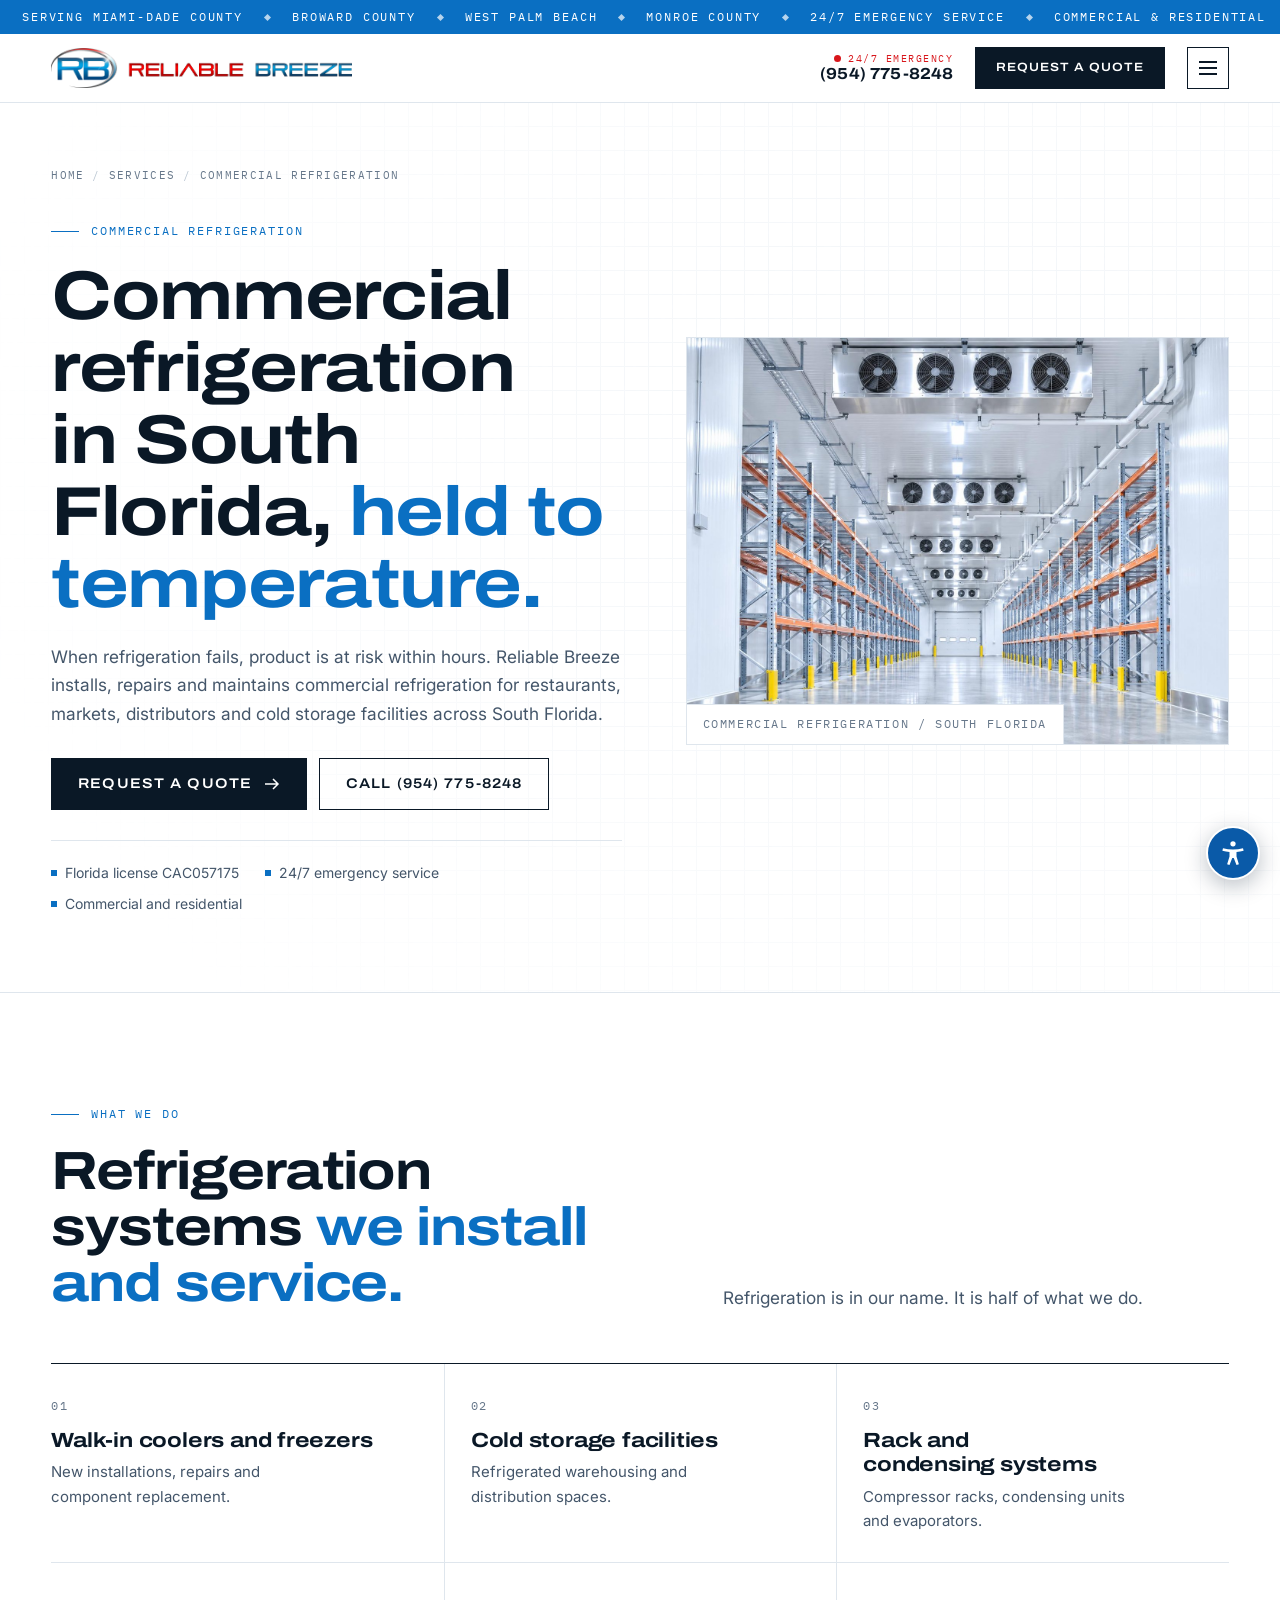
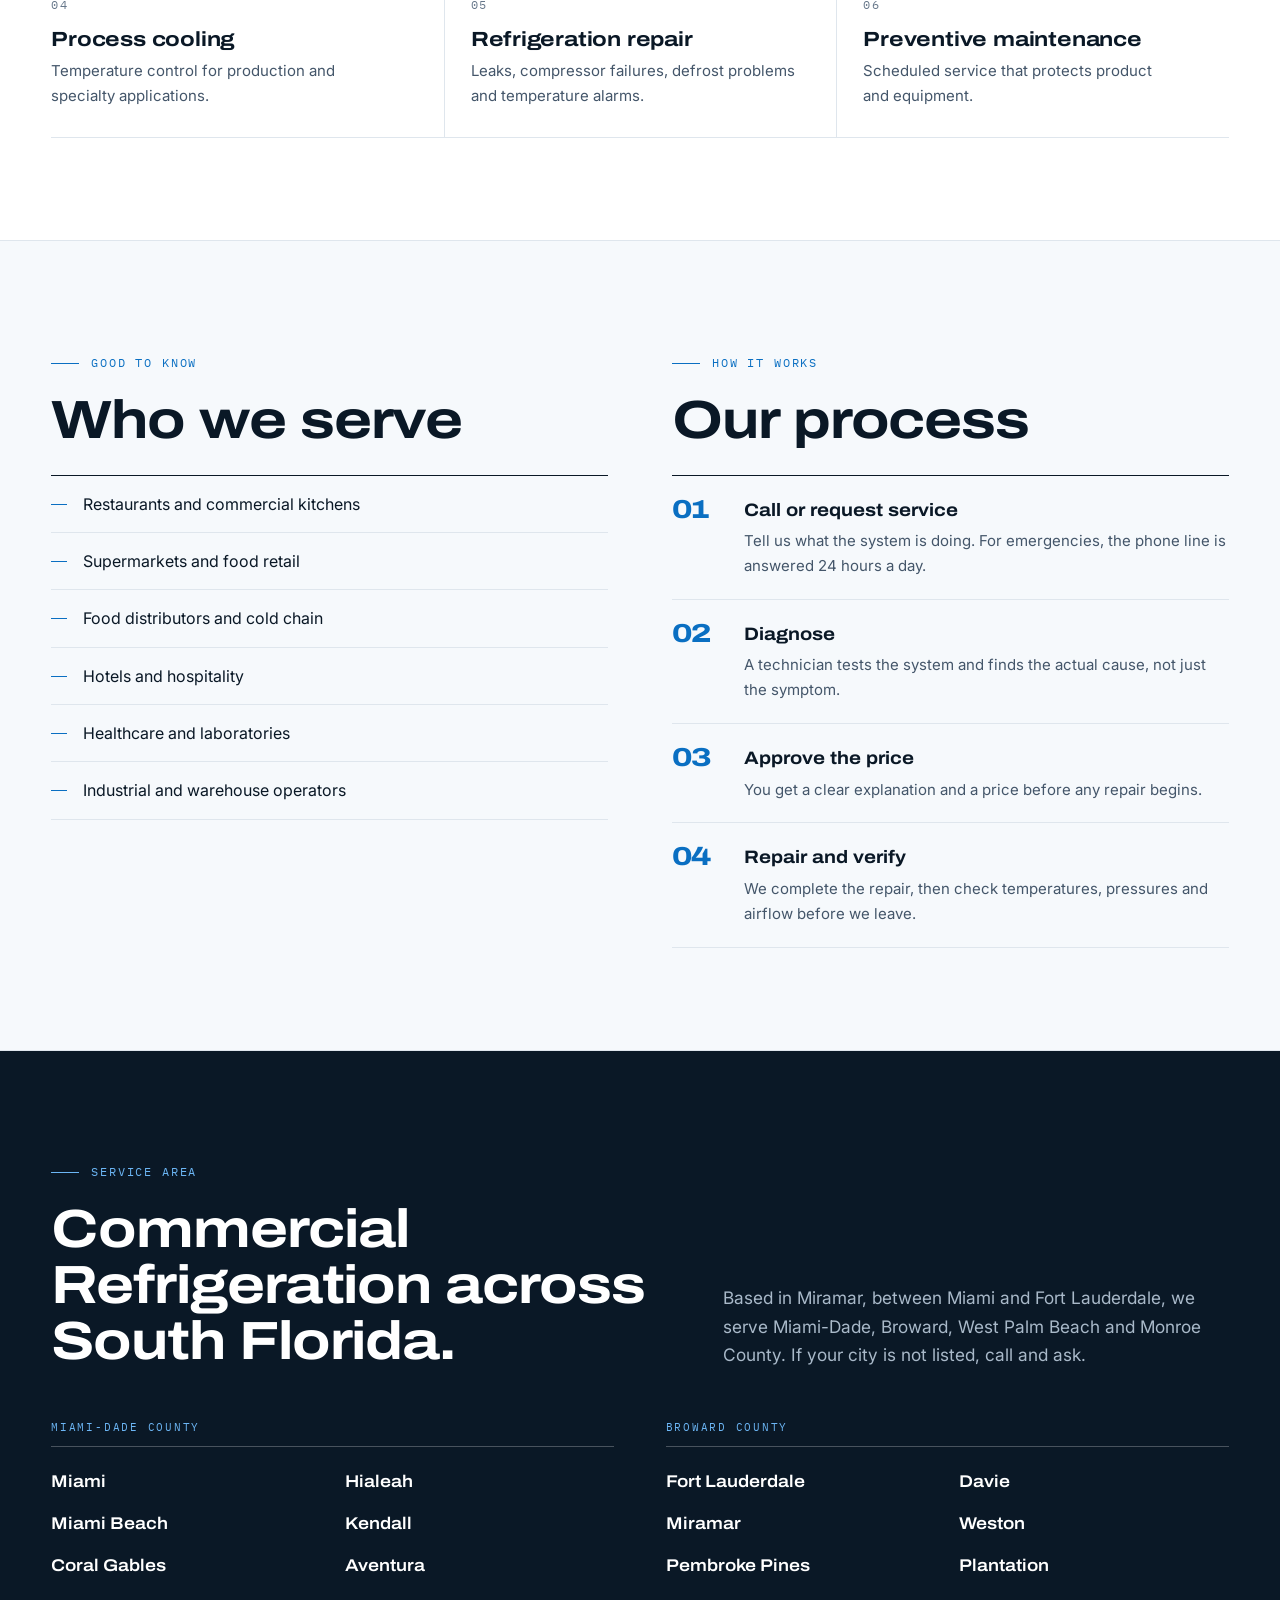
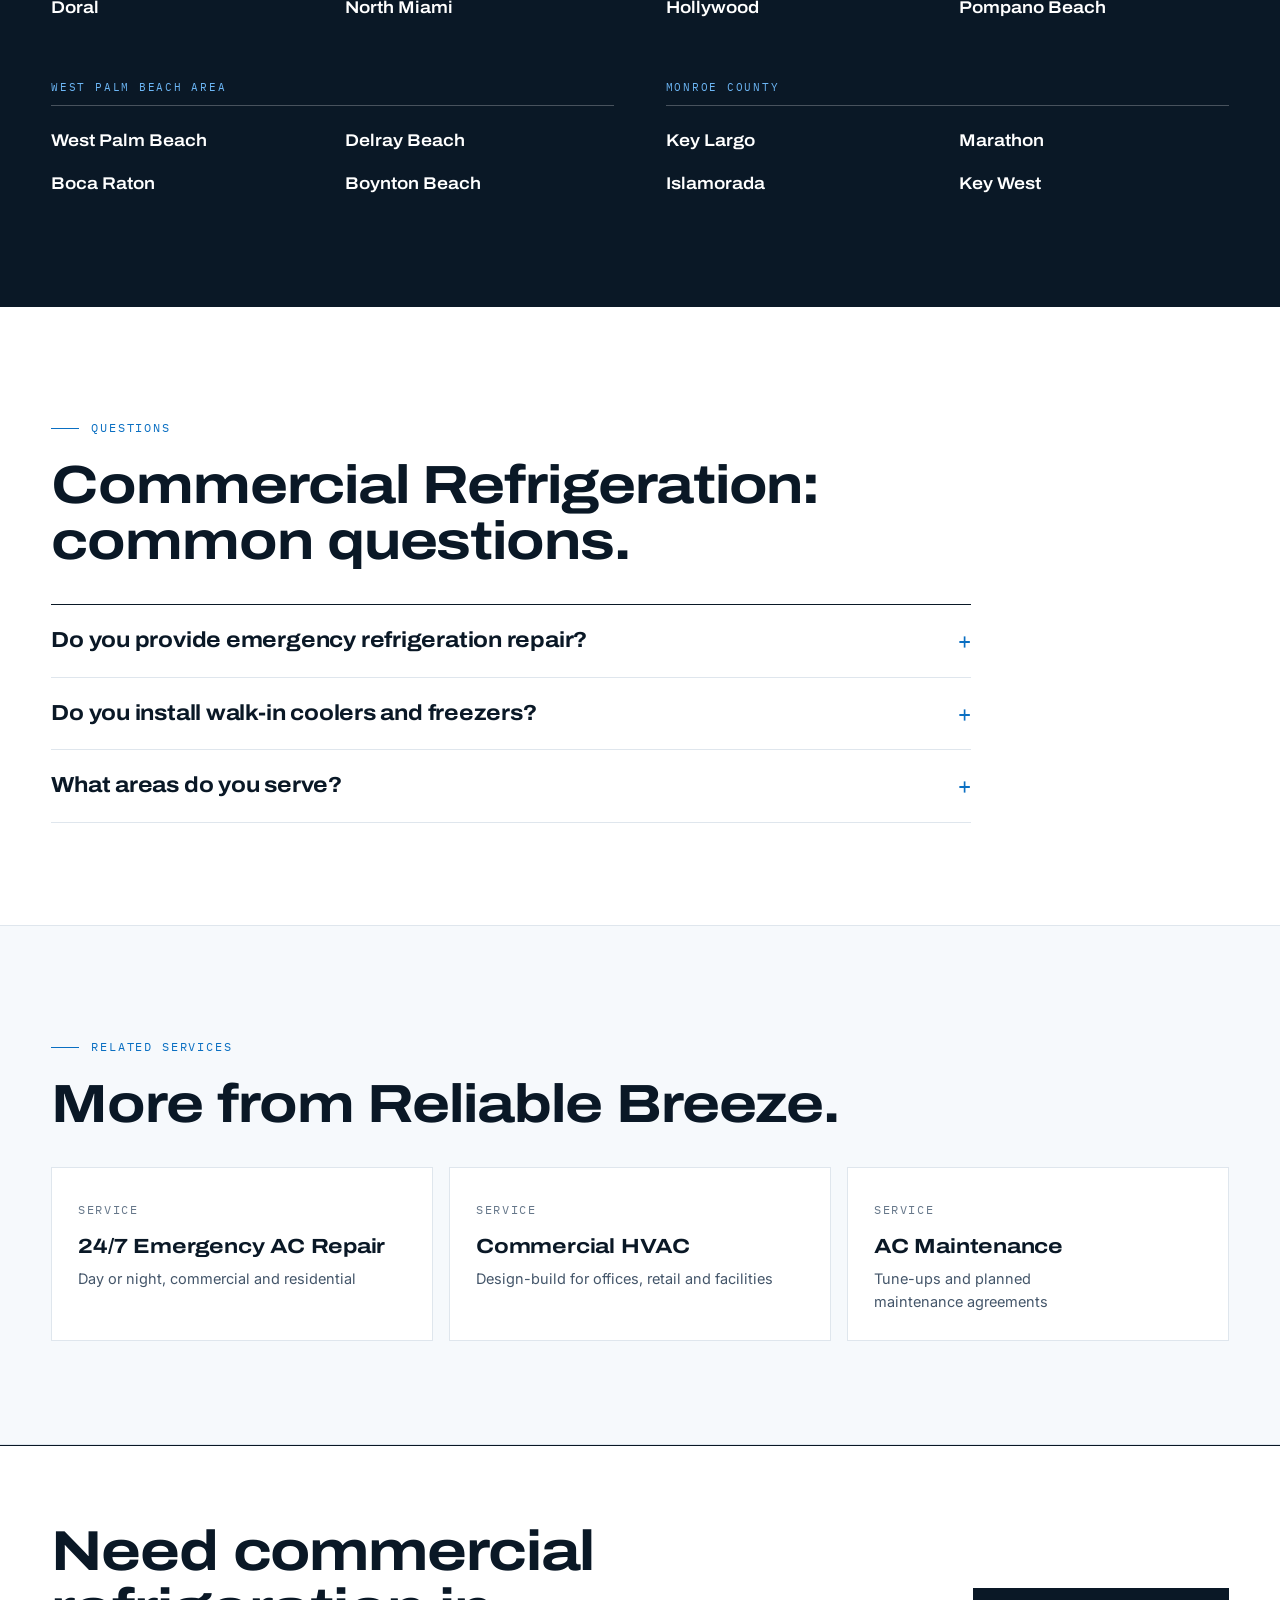
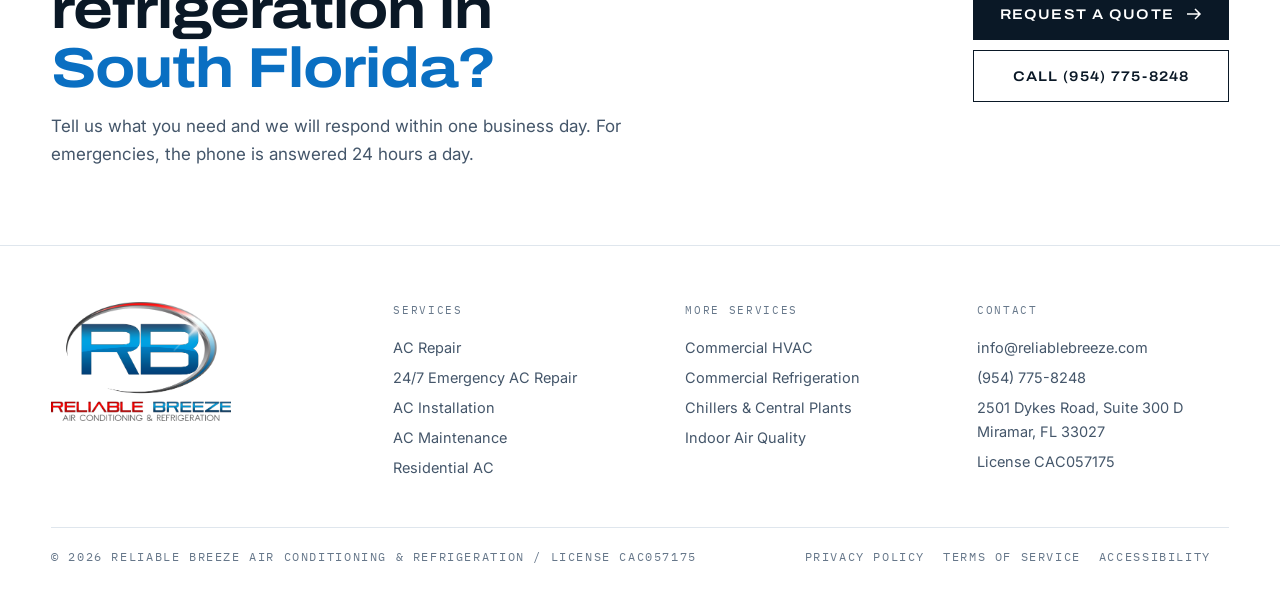
<file: commercial-refrigeration.html>
<!doctype html>
<html lang="en">
<head>
<meta charset="utf-8">
<meta name="viewport" content="width=device-width, initial-scale=1">
<title>Commercial Refrigeration Repair &amp; Installation Miami &amp; Fort Lauderdale | Reliable Breeze</title>
<meta name="description" content="Commercial refrigeration installation, repair and maintenance in Miami, Fort Lauderdale and South Florida. Walk-in coolers, freezers, cold storage and process cooling. 24/7 emergency service. Call (954) 775-8248.">
<meta property="og:title" content="Commercial Refrigeration Repair &amp; Installation Miami &amp; Fort Lauderdale | Reliable Breeze">
<meta property="og:description" content="Commercial refrigeration installation, repair and maintenance in Miami, Fort Lauderdale and South Florida. Walk-in coolers, freezers, cold storage and process cooling. 24/7 emergency service. Call (954) 775-8248.">
<meta property="og:type" content="website">
<meta property="og:image" content="https://reliablebreeze.com/assets/cold.jpg">
<link rel="icon" href="assets/logo-mark.png">
<link rel="preconnect" href="https://fonts.googleapis.com">
<link rel="preconnect" href="https://fonts.gstatic.com" crossorigin>
<link href="https://fonts.googleapis.com/css2?family=Archivo:wdth,wght@62..125,300..800&family=IBM+Plex+Mono:wght@400;500&family=Inter:wght@400;500;600&display=swap" rel="stylesheet">
<link rel="stylesheet" href="service.css?v=3">
<link rel="stylesheet" href="nav.css?v=4">
<script type="application/ld+json">{"@context": "https://schema.org", "@graph": [{"@type": "HVACBusiness", "@id": "https://reliablebreeze.com/#business", "name": "Reliable Breeze Air Conditioning & Refrigeration", "url": "https://reliablebreeze.com/", "telephone": "+1-954-775-8248", "email": "info@reliablebreeze.com", "image": "https://reliablebreeze.com/assets/logo-full.png", "address": {"@type": "PostalAddress", "streetAddress": "2501 Dykes Road, Suite 300 D", "addressLocality": "Miramar", "addressRegion": "FL", "postalCode": "33027", "addressCountry": "US"}, "openingHoursSpecification": [{"@type": "OpeningHoursSpecification", "dayOfWeek": ["Monday", "Tuesday", "Wednesday", "Thursday", "Friday"], "opens": "09:00", "closes": "17:00"}, {"@type": "OpeningHoursSpecification", "dayOfWeek": "Saturday", "opens": "10:00", "closes": "14:00"}], "areaServed": [{"@type": "City", "name": "Miami, FL"}, {"@type": "City", "name": "Miami Beach, FL"}, {"@type": "City", "name": "Coral Gables, FL"}, {"@type": "City", "name": "Doral, FL"}, {"@type": "City", "name": "Hialeah, FL"}, {"@type": "City", "name": "Kendall, FL"}, {"@type": "City", "name": "Aventura, FL"}, {"@type": "City", "name": "North Miami, FL"}, {"@type": "City", "name": "Fort Lauderdale, FL"}, {"@type": "City", "name": "Miramar, FL"}, {"@type": "City", "name": "Pembroke Pines, FL"}, {"@type": "City", "name": "Hollywood, FL"}, {"@type": "City", "name": "Davie, FL"}, {"@type": "City", "name": "Weston, FL"}, {"@type": "City", "name": "Plantation, FL"}, {"@type": "City", "name": "Pompano Beach, FL"}, {"@type": "City", "name": "West Palm Beach, FL"}, {"@type": "City", "name": "Boca Raton, FL"}, {"@type": "City", "name": "Delray Beach, FL"}, {"@type": "City", "name": "Boynton Beach, FL"}, {"@type": "City", "name": "Key Largo, FL"}, {"@type": "City", "name": "Islamorada, FL"}, {"@type": "City", "name": "Marathon, FL"}, {"@type": "City", "name": "Key West, FL"}]}, {"@type": "Service", "name": "Commercial Refrigeration", "serviceType": "Commercial Refrigeration", "description": "Commercial refrigeration installation, repair and maintenance in Miami, Fort Lauderdale and South Florida. Walk-in coolers, freezers, cold storage and process cooling. 24/7 emergency service. Call (954) 775-8248.", "url": "https://reliablebreeze.com/commercial-refrigeration.html", "provider": {"@id": "https://reliablebreeze.com/#business"}, "areaServed": ["Miami-Dade County, FL", "Broward County, FL", "West Palm Beach, FL", "Monroe County, FL"]}, {"@type": "FAQPage", "mainEntity": [{"@type": "Question", "name": "Do you provide emergency refrigeration repair?", "acceptedAnswer": {"@type": "Answer", "text": "Yes. Refrigeration emergencies are answered 24 hours a day, 7 days a week at (954) 775-8248."}}, {"@type": "Question", "name": "Do you install walk-in coolers and freezers?", "acceptedAnswer": {"@type": "Answer", "text": "Yes. We install new walk-in coolers, freezers and their refrigeration systems, and we replace failed components on existing boxes."}}, {"@type": "Question", "name": "What areas do you serve?", "acceptedAnswer": {"@type": "Answer", "text": "We serve commercial refrigeration customers throughout Miami-Dade and Broward counties from our Miramar office."}}]}, {"@type": "BreadcrumbList", "itemListElement": [{"@type": "ListItem", "position": 1, "name": "Home", "item": "https://reliablebreeze.com/"}, {"@type": "ListItem", "position": 2, "name": "Commercial Refrigeration", "item": "https://reliablebreeze.com/commercial-refrigeration.html"}]}]}</script>
</head>
<body>
<a class="skip" href="#content">Skip to content</a>
<div class="areabar" role="note" aria-label="Serving Miami-Dade County, Broward County, West Palm Beach and Monroe County"><div class="areabar-track"><div class="areabar-run"><span>Serving Miami-Dade County</span><span>Broward County</span><span>West Palm Beach</span><span>Monroe County</span><span>24/7 Emergency Service</span><span>Commercial &amp; Residential</span></div><div class="areabar-run" aria-hidden="true"><span>Serving Miami-Dade County</span><span>Broward County</span><span>West Palm Beach</span><span>Monroe County</span><span>24/7 Emergency Service</span><span>Commercial &amp; Residential</span></div></div></div>
<header class="nav">
  <div class="wrap">
    <a class="brand" href="index.html" aria-label="Reliable Breeze home"><picture><source media="(max-width:560px)" srcset="assets/logo-nav-stacked.png"><img src="assets/logo-nav.png" alt="Reliable Breeze Air Conditioning &amp; Refrigeration" width="346" height="46"></picture></a>
    <nav class="nav-links" aria-label="Primary">
      <a href="index.html#approach">Approach</a>
      <div class="dd"><button type="button" class="dd-btn" aria-expanded="false" aria-controls="dd-services">Services <svg viewBox="0 0 10 10" fill="none" stroke="currentColor" stroke-width="1.6"><path d="M1 3l4 4 4-4"/></svg></button><div class="dd-panel" id="dd-services"><a href="ac-repair.html"><b>AC Repair</b><span>Fast diagnosis and repair for homes and businesses</span></a><a href="emergency-ac-repair.html"><b>24/7 Emergency AC Repair</b><span>Day or night, commercial and residential</span></a><a href="ac-installation.html"><b>AC Installation</b><span>New units and replacements, 20% off installation</span></a><a href="ac-maintenance.html"><b>AC Maintenance</b><span>Tune-ups and planned maintenance agreements</span></a><a href="residential-ac.html"><b>Residential AC</b><span>Home cooling installed and serviced properly</span></a><a href="commercial-hvac.html"><b>Commercial HVAC</b><span>Design-build for offices, retail and facilities</span></a><a href="commercial-refrigeration.html"><b>Commercial Refrigeration</b><span>Walk-ins, cold storage and process cooling</span></a><a href="chillers-central-plants.html"><b>Chillers & Central Plants</b><span>Chilled water systems for large buildings</span></a><a href="indoor-air-quality.html"><b>Indoor Air Quality</b><span>Filtration, ventilation and humidity control</span></a><a class="dd-all" href="index.html#services">All services</a></div></div>
      <a href="index.html#emergency">24/7 Repair</a>
      <a href="index.html#sectors">Sectors</a>
      <a href="index.html#process">Process</a>
      <a href="index.html#partner">Why us</a>
    </nav>
    <div class="nav-cta">
      <a class="nav-phone" href="tel:+19547758248" aria-label="Call our 24/7 emergency line, (954) 775-8248"><small><i class="live"></i>24/7 Emergency</small><b>(954) 775-8248</b></a>
      <a class="btn" href="contact.html?need=refrigeration&amp;property=commercial">Request a quote</a>
    </div>
  </div>
</header>

<main id="content">
<section class="s-hero">
  <div class="wrap">
    <div>
      <p class="crumbs"><a href="index.html">Home</a><span>/</span><a href="index.html#services">Services</a><span>/</span>Commercial Refrigeration</p>
      <span class="tag">Commercial refrigeration</span>
      <h1>Commercial refrigeration in South Florida, <span class="blue">held to temperature.</span></h1>
      <p class="lede">When refrigeration fails, product is at risk within hours. Reliable Breeze installs, repairs and maintains commercial refrigeration for restaurants, markets, distributors and cold storage facilities across South Florida.</p>
      <div class="cta">
        <a class="btn" href="contact.html?need=refrigeration&amp;property=commercial">Request a quote <svg viewBox="0 0 16 16" fill="none" stroke="currentColor" stroke-width="1.5"><path d="M1 8h13M9 3l5 5-5 5"/></svg></a>
        <a class="btn ghost" href="tel:+19547758248">Call (954) 775-8248</a>
      </div>
      <div class="facts"><span>Florida license CAC057175</span><span>24/7 emergency service</span><span>Commercial and residential</span></div>
    </div>
    <figure class="s-figure"><img src="assets/cold.jpg" alt="Commercial cold storage facility with ceiling mounted evaporators" fetchpriority="high"><figcaption class="mono">Commercial Refrigeration / South Florida</figcaption></figure>
  </div>
</section>

<section class="sec">
  <div class="wrap">
    <div class="sec-head"><div><span class="tag">What we do</span><h2>Refrigeration systems <span class="blue">we install and service.</span></h2></div><p class="lede">Refrigeration is in our name. It is half of what we do.</p></div>
    <div class="grid3"><div><span class="mono">01</span><h3>Walk-in coolers and freezers</h3><p>New installations, repairs and component replacement.</p></div><div><span class="mono">02</span><h3>Cold storage facilities</h3><p>Refrigerated warehousing and distribution spaces.</p></div><div><span class="mono">03</span><h3>Rack and condensing systems</h3><p>Compressor racks, condensing units and evaporators.</p></div><div><span class="mono">04</span><h3>Process cooling</h3><p>Temperature control for production and specialty applications.</p></div><div><span class="mono">05</span><h3>Refrigeration repair</h3><p>Leaks, compressor failures, defrost problems and temperature alarms.</p></div><div><span class="mono">06</span><h3>Preventive maintenance</h3><p>Scheduled service that protects product and equipment.</p></div></div>
  </div>
</section>

<section class="sec wash">
  <div class="wrap split">
    <div><span class="tag">Good to know</span><h2 style="margin-top:20px">Who we serve</h2><ul class="checks"><li>Restaurants and commercial kitchens</li><li>Supermarkets and food retail</li><li>Food distributors and cold chain</li><li>Hotels and hospitality</li><li>Healthcare and laboratories</li><li>Industrial and warehouse operators</li></ul></div>
    <div><span class="tag">How it works</span><h2 style="margin-top:20px">Our process</h2><ol class="steps"><li><div><b>Call or request service</b><p>Tell us what the system is doing. For emergencies, the phone line is answered 24 hours a day.</p></div></li><li><div><b>Diagnose</b><p>A technician tests the system and finds the actual cause, not just the symptom.</p></div></li><li><div><b>Approve the price</b><p>You get a clear explanation and a price before any repair begins.</p></div></li><li><div><b>Repair and verify</b><p>We complete the repair, then check temperatures, pressures and airflow before we leave.</p></div></li></ol></div>
  </div>
</section>

<section class="sec areas">
  <div class="wrap">
    <div class="sec-head"><div><span class="tag">Service area</span><h2>Commercial Refrigeration across South Florida.</h2></div><p class="lede">Based in Miramar, between Miami and Fort Lauderdale, we serve Miami-Dade, Broward, West Palm Beach and Monroe County. If your city is not listed, call and ask.</p></div>
    <div class="area-cols">
      <div><h3>Miami-Dade County</h3><ul><li>Miami</li><li>Miami Beach</li><li>Coral Gables</li><li>Doral</li><li>Hialeah</li><li>Kendall</li><li>Aventura</li><li>North Miami</li></ul></div>
      <div><h3>Broward County</h3><ul><li>Fort Lauderdale</li><li>Miramar</li><li>Pembroke Pines</li><li>Hollywood</li><li>Davie</li><li>Weston</li><li>Plantation</li><li>Pompano Beach</li></ul></div>
      <div><h3>West Palm Beach area</h3><ul><li>West Palm Beach</li><li>Boca Raton</li><li>Delray Beach</li><li>Boynton Beach</li></ul></div>
      <div><h3>Monroe County</h3><ul><li>Key Largo</li><li>Islamorada</li><li>Marathon</li><li>Key West</li></ul></div>
    </div>
  </div>
</section>

<section class="sec">
  <div class="wrap">
    <span class="tag">Questions</span>
    <h2 style="margin:20px 0 34px">Commercial Refrigeration: common questions.</h2>
    <div class="faq"><details><summary>Do you provide emergency refrigeration repair?</summary><p>Yes. Refrigeration emergencies are answered 24 hours a day, 7 days a week at (954) 775-8248.</p></details><details><summary>Do you install walk-in coolers and freezers?</summary><p>Yes. We install new walk-in coolers, freezers and their refrigeration systems, and we replace failed components on existing boxes.</p></details><details><summary>What areas do you serve?</summary><p>We serve commercial refrigeration customers throughout Miami-Dade and Broward counties from our Miramar office.</p></details></div>
  </div>
</section>

<section class="sec wash">
  <div class="wrap">
    <span class="tag">Related services</span>
    <h2 style="margin:20px 0 34px">More from Reliable Breeze.</h2>
    <div class="related"><a href="emergency-ac-repair.html"><span class="mono">Service</span><h3>24/7 Emergency AC Repair</h3><p>Day or night, commercial and residential</p></a><a href="commercial-hvac.html"><span class="mono">Service</span><h3>Commercial HVAC</h3><p>Design-build for offices, retail and facilities</p></a><a href="ac-maintenance.html"><span class="mono">Service</span><h3>AC Maintenance</h3><p>Tune-ups and planned maintenance agreements</p></a></div>
  </div>
</section>

<section class="cta-band">
  <div class="wrap">
    <div><h2>Need commercial refrigeration in <span class="blue">South Florida?</span></h2><p>Tell us what you need and we will respond within one business day. For emergencies, the phone is answered 24 hours a day.</p></div>
    <div class="btns"><a class="btn" href="contact.html?need=refrigeration&amp;property=commercial">Request a quote <svg viewBox="0 0 16 16" fill="none" stroke="currentColor" stroke-width="1.5"><path d="M1 8h13M9 3l5 5-5 5"/></svg></a><a class="btn ghost" href="tel:+19547758248">Call (954) 775-8248</a></div>
  </div>
</section>
</main>

<footer>
  <div class="wrap">
    <div class="foot">
      <div><img src="assets/logo-full.png" alt="Reliable Breeze Air Conditioning &amp; Refrigeration" loading="lazy"></div>
      <div><h4>Services</h4><a href="ac-repair.html">AC Repair</a><a href="emergency-ac-repair.html">24/7 Emergency AC Repair</a><a href="ac-installation.html">AC Installation</a><a href="ac-maintenance.html">AC Maintenance</a><a href="residential-ac.html">Residential AC</a></div>
      <div><h4>More services</h4><a href="commercial-hvac.html">Commercial HVAC</a><a href="commercial-refrigeration.html">Commercial Refrigeration</a><a href="chillers-central-plants.html">Chillers &amp; Central Plants</a><a href="indoor-air-quality.html">Indoor Air Quality</a></div>
      <div><h4>Contact</h4><a href="mailto:info@reliablebreeze.com">info@reliablebreeze.com</a><a href="tel:+19547758248">(954) 775-8248</a><p>2501 Dykes Road, Suite 300 D<br>Miramar, FL 33027</p><p>License CAC057175</p></div>
    </div>
    <div class="legal mono"><span>&copy; 2026 Reliable Breeze Air Conditioning &amp; Refrigeration / License CAC057175</span><span><a href="privacy.html">Privacy Policy</a><a href="terms.html">Terms of Service</a><a href="accessibility.html">Accessibility</a></span></div>
  </div>
</footer>
<script src="nav.js?v=3"></script>
<script src="a11y.js"></script>
</body>
</html>
</file>
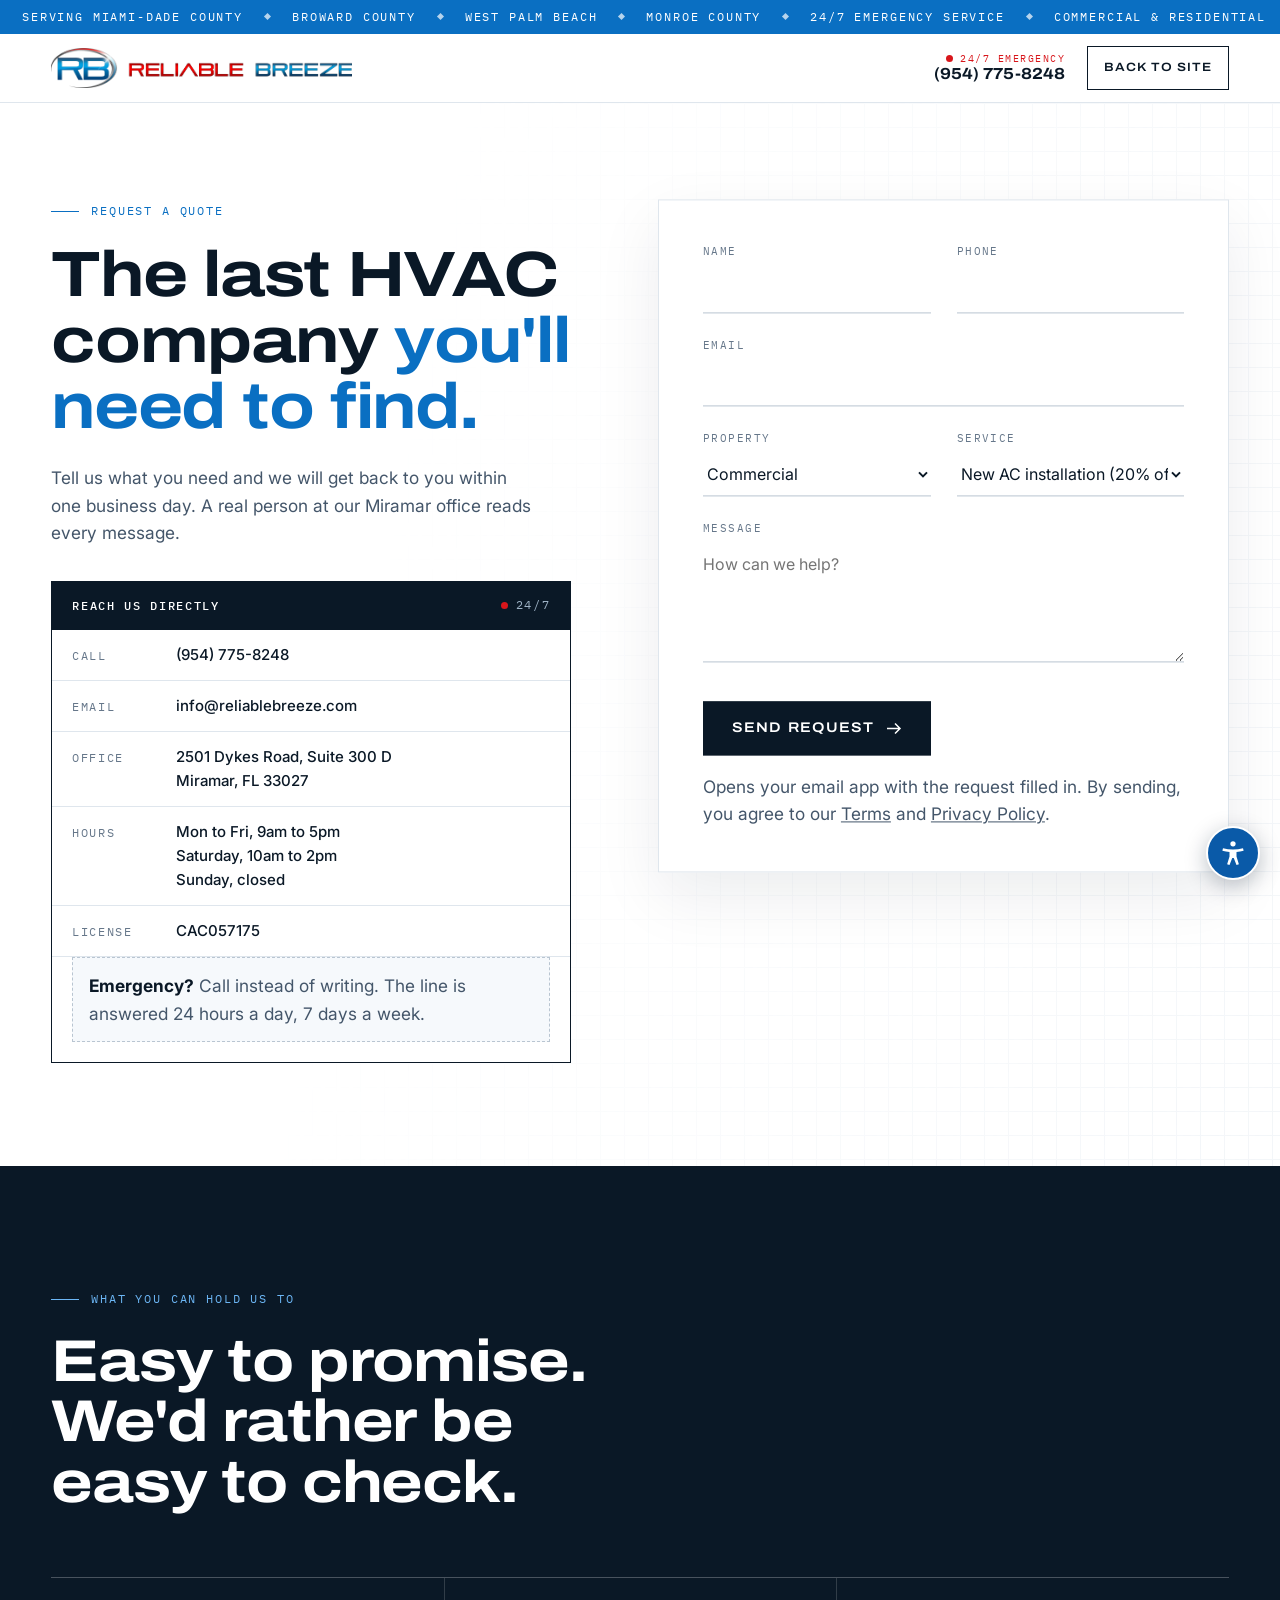
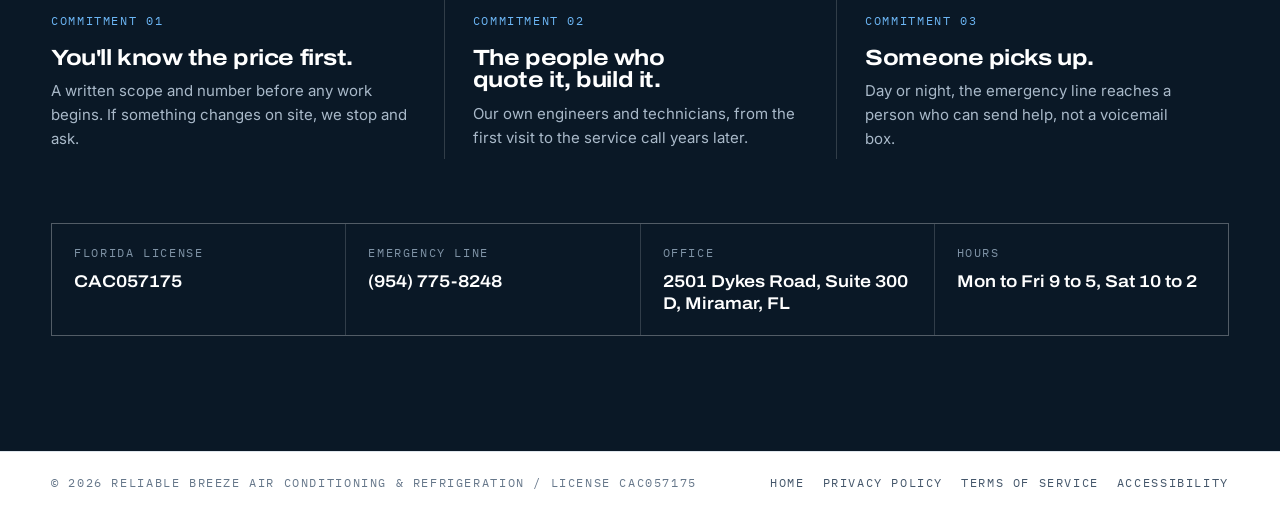
<file: contact.html>
<!doctype html>
<html lang="en">
<head>
<meta charset="utf-8">
<meta name="viewport" content="width=device-width, initial-scale=1">
<title>Request a Quote | Reliable Breeze</title>
<meta name="description" content="Tell Reliable Breeze about your project or repair. Commercial and residential HVAC in South Florida, with 24/7 emergency service.">
<link rel="icon" href="assets/logo-mark.png">
<link rel="preconnect" href="https://fonts.googleapis.com">
<link rel="preconnect" href="https://fonts.gstatic.com" crossorigin>
<link href="https://fonts.googleapis.com/css2?family=Archivo:wdth,wght@62..125,300..800&family=IBM+Plex+Mono:wght@400;500&family=Inter:wght@400;500;600&display=swap" rel="stylesheet">
<style>
:root{
  --ink:#0a1826; --ink-2:#44566a; --ink-3:#66778a;
  --line:#dfe6ed; --line-2:#eef2f6; --wash:#f6f9fc;
  --blue:#0a6fc2; --blue-soft:#e8f2fb; --red:#d8161b; --ok:#0d7a4f;
  --display:"Archivo",system-ui,sans-serif; --body:"Inter",system-ui,sans-serif; --mono:"IBM Plex Mono",ui-monospace,monospace;
  --gutter:clamp(20px,4vw,64px); --max:1320px;
}
*{box-sizing:border-box;margin:0;padding:0}
html{scroll-behavior:smooth}
body{background:#fff;color:var(--ink);font-family:var(--body);font-size:17px;line-height:1.6;-webkit-font-smoothing:antialiased;overflow-x:clip}
a{color:inherit;text-decoration:none}
img{display:block;max-width:100%}
h1,h2,h3{font-family:var(--display);font-stretch:118%;font-weight:700;letter-spacing:-.02em;line-height:1.03;text-wrap:balance}
:focus-visible{outline:2px solid var(--blue);outline-offset:3px}
.skip{position:absolute;left:-9999px;top:0;background:var(--ink);color:#fff;padding:12px 18px;z-index:2000}
.skip:focus{left:12px;top:12px}
.wrap{max-width:var(--max);margin:0 auto;padding:0 var(--gutter)}
.mono{font-family:var(--mono);font-size:11.5px;letter-spacing:.14em;text-transform:uppercase;color:var(--ink-3)}
.tag{display:inline-flex;align-items:center;gap:12px;font-family:var(--mono);font-size:11.5px;letter-spacing:.16em;text-transform:uppercase;color:var(--blue)}
.tag::before{content:"";width:28px;height:1px;background:var(--blue)}
.blue{color:var(--blue)}
.btn{display:inline-flex;align-items:center;justify-content:center;gap:12px;height:54px;padding:0 28px;font-family:var(--display);font-stretch:112%;font-weight:600;font-size:14px;letter-spacing:.08em;text-transform:uppercase;border:1px solid var(--ink);background:var(--ink);color:#fff;cursor:pointer;white-space:nowrap;transition:background .25s,border-color .25s,color .25s}
.btn:hover{background:var(--blue);border-color:var(--blue)}
.btn svg{width:16px;height:16px}
.btn.ghost{background:transparent;color:var(--ink)}
.btn.ghost:hover{background:var(--ink);color:#fff;border-color:var(--ink)}
.live{display:inline-block;width:7px;height:7px;border-radius:50%;background:var(--red);animation:live 1.8s ease-out infinite;flex:none}
@keyframes live{0%{box-shadow:0 0 0 0 rgba(216,22,27,.5)}100%{box-shadow:0 0 0 9px rgba(216,22,27,0)}}

/* header */
.top{position:sticky;top:0;z-index:50;background:rgba(255,255,255,.92);backdrop-filter:blur(14px);-webkit-backdrop-filter:blur(14px);border-bottom:1px solid var(--line)}
.top .wrap{max-width:1680px;height:68px;display:flex;align-items:center;justify-content:space-between;gap:24px}
.brand{display:flex;align-items:center;gap:14px;flex:none}
.brand img{height:42px;width:auto}
.brand b{font-family:var(--display);font-stretch:125%;font-weight:800;font-size:16px;letter-spacing:.1em;white-space:nowrap}
.brand b i{font-style:normal;color:var(--blue)}
.top-cta{display:flex;align-items:center;gap:22px}
.nav-phone{display:flex;flex-direction:column;align-items:flex-end;line-height:1.2;white-space:nowrap}
.nav-phone small{display:flex;align-items:center;gap:7px;font-family:var(--mono);font-size:9.5px;letter-spacing:.16em;text-transform:uppercase;color:var(--red)}
.nav-phone b{font-family:var(--display);font-stretch:112%;font-weight:700;font-size:16px}
.back{font-family:var(--display);font-stretch:112%;font-weight:600;font-size:12px;letter-spacing:.08em;text-transform:uppercase;border:1px solid var(--ink);padding:11px 16px;white-space:nowrap}
.back:hover{background:var(--ink);color:#fff}
@media(max-width:620px){.back{display:none}.brand{gap:10px}.brand b{display:block;max-width:84px;font-size:11.5px;letter-spacing:.06em;white-space:normal;line-height:1.15}.brand img{height:34px}.nav-phone{border:1px solid var(--ink);padding:6px 12px;align-items:center}.nav-phone b{font-size:14px}}

/* intro */
.intro{position:relative;border-bottom:1px solid var(--line);overflow:hidden}
.intro::before{content:"";position:absolute;inset:0;background-image:linear-gradient(var(--line-2) 1px,transparent 1px),linear-gradient(90deg,var(--line-2) 1px,transparent 1px),linear-gradient(var(--line) 1px,transparent 1px),linear-gradient(90deg,var(--line) 1px,transparent 1px);background-size:24px 24px,24px 24px,120px 120px,120px 120px;opacity:.7;-webkit-mask-image:linear-gradient(100deg,transparent 30%,#000);mask-image:linear-gradient(100deg,transparent 30%,#000)}
.intro .wrap{position:relative;padding-top:clamp(48px,7vw,104px);padding-bottom:clamp(40px,5vw,72px);display:grid;grid-template-columns:1.4fr 1fr;gap:clamp(24px,5vw,80px);align-items:end}
.intro h1{font-size:clamp(40px,6.4vw,96px);margin-top:22px}
.intro p{color:var(--ink-2);font-size:clamp(17px,1.35vw,20px);max-width:44ch}
@media(max-width:860px){.intro .wrap{grid-template-columns:1fr}}

/* builder */
.builder{padding:clamp(40px,6vw,88px) 0 clamp(60px,8vw,120px)}
.builder .wrap{display:grid;grid-template-columns:minmax(0,1.35fr) minmax(0,1fr);gap:clamp(28px,5vw,80px);align-items:start}
@media(max-width:960px){.builder .wrap{grid-template-columns:1fr}}
fieldset{border:0;padding:0 0 38px 54px;position:relative;min-width:0}
fieldset::before{content:"";position:absolute;left:17px;top:38px;bottom:0;width:1px;background:var(--line)}
fieldset:last-of-type::before{display:none}
.num{position:absolute;left:0;top:0;width:35px;height:35px;border:1px solid var(--ink-3);border-radius:50%;display:grid;place-items:center;font-family:var(--mono);font-size:11px;letter-spacing:.06em;color:var(--ink-3);background:#fff;transition:background .3s,border-color .3s,color .3s}
fieldset.done .num{background:var(--blue);border-color:var(--blue);color:#fff}
fieldset.done::before{background:var(--blue)}
legend{float:left;width:100%;font-family:var(--display);font-stretch:112%;font-weight:700;font-size:clamp(22px,2.2vw,30px);letter-spacing:-.01em;line-height:1.15;padding:2px 0 6px}
legend+*{clear:both}
.hint{font-size:14.5px;color:var(--ink-3);margin-bottom:16px}
.chips{display:flex;flex-wrap:wrap;gap:10px}
.chip{position:relative}
.chip input{position:absolute;opacity:0;inset:0;width:100%;height:100%;cursor:pointer;margin:0}
.chip span{display:flex;flex-direction:column;gap:2px;min-height:52px;justify-content:center;padding:10px 18px;border:1px solid #b9c5d1;background:#fff;font-weight:500;font-size:15.5px;transition:border-color .2s,background .2s,color .2s,transform .2s}
.chip small{font-family:var(--mono);font-size:10px;letter-spacing:.1em;text-transform:uppercase;color:var(--ink-3);font-weight:400}
.chip:hover span{border-color:var(--ink)}
.chip input:checked+span{background:var(--ink);border-color:var(--ink);color:#fff}
.chip input:checked+span small{color:#9fc9f2}
.chip input:focus-visible+span{outline:2px solid var(--blue);outline-offset:3px}
.chip.big span{min-width:210px;min-height:84px;padding:14px 22px;font-family:var(--display);font-stretch:112%;font-size:19px;font-weight:700}
.chip.urgent input:checked+span{background:var(--red);border-color:var(--red)}
.chip.urgent input:checked+span small{color:#ffd9da}
.callnow{display:none;margin-top:16px;border:1px solid var(--red);border-left-width:4px;padding:16px 20px;background:#fff;align-items:center;gap:18px;flex-wrap:wrap}
.callnow.show{display:flex}
.callnow b{font-family:var(--display);font-stretch:112%;font-size:22px}
.callnow p{font-size:14.5px;color:var(--ink-2);flex:1;min-width:200px}
.fields{display:grid;grid-template-columns:1fr 1fr;gap:20px 22px}
.fields .full{grid-column:1/-1}
label.l{display:block;font-family:var(--mono);font-size:10.5px;letter-spacing:.14em;text-transform:uppercase;color:var(--ink-3);margin-bottom:6px}
input[type=text],input[type=email],input[type=tel],textarea{width:100%;font:inherit;font-size:16px;color:var(--ink);background:#fff;border:0;border-bottom:1px solid #b9c5d1;padding:10px 0;border-radius:0;transition:border-color .2s}
input:focus,textarea:focus{outline:0;border-color:var(--blue);box-shadow:0 1px 0 var(--blue)}
textarea{resize:vertical;min-height:84px}
@media(max-width:560px){.fields{grid-template-columns:1fr}fieldset{padding-left:46px}.chip.big span{min-width:0}}
.send{display:flex;align-items:center;gap:18px;flex-wrap:wrap;margin-top:28px}
.note{font-size:13.5px;color:var(--ink-3);max-width:44ch}
.note a{text-decoration:underline}
.note.err{color:var(--red)}

.simple{display:grid;grid-template-columns:1fr 1fr;gap:24px 26px;border:1px solid var(--line);padding:clamp(22px,3.4vw,44px);background:#fff}
.simple .full{grid-column:1/-1}
.simple .send{margin-top:6px}
select{width:100%;font:inherit;font-size:16px;color:var(--ink);background:#fff;border:0;border-bottom:1px solid #b9c5d1;padding:10px 0;border-radius:0}
select:focus{outline:0;border-color:var(--blue);box-shadow:0 1px 0 var(--blue)}
.simple textarea{min-height:120px}
.rows dd a:hover{color:var(--blue)}
@media(max-width:560px){.simple{grid-template-columns:1fr}}

/* ticket */
.ticket{position:sticky;top:96px;border:1px solid var(--ink);background:#fff}
.ticket-head{display:flex;justify-content:space-between;align-items:center;gap:12px;padding:14px 20px;border-bottom:1px solid var(--ink);background:var(--ink);color:#fff}
.ticket-head .mono{color:#9fb3c6}
.ticket-head b{font-family:var(--mono);font-weight:500;font-size:12px;letter-spacing:.14em}
.ticket-title{padding:22px 20px 18px;border-bottom:1px solid var(--line)}
.ticket-title h2{font-size:26px;margin-top:8px}
.bar{height:3px;background:var(--line-2);position:relative}
.bar i{position:absolute;inset:0;background:var(--blue);transform-origin:left;transform:scaleX(0);transition:transform .5s cubic-bezier(.2,.7,.2,1)}
.rows div{display:grid;grid-template-columns:92px 1fr;gap:12px;padding:13px 20px;border-bottom:1px solid var(--line);font-size:15px;align-items:baseline}
.rows dd{color:var(--ink-3);overflow-wrap:anywhere;transition:color .3s}
.rows dd.set{color:var(--ink);font-weight:500}
.status{display:flex;align-items:center;gap:10px;padding:16px 20px;font-family:var(--mono);font-size:11px;letter-spacing:.14em;text-transform:uppercase;color:var(--ink-3)}
.status i{width:9px;height:9px;border-radius:50%;background:#b9c5d1;flex:none;transition:background .3s}
.status.ready{color:var(--ok)}.status.ready i{background:var(--ok)}
.stamp{margin:0 20px 20px;padding:14px 16px;background:var(--wash);border:1px dashed #b9c5d1;font-size:13.5px;color:var(--ink-2)}
.stamp b{color:var(--ink)}
@media(max-width:960px){.ticket{position:static}}

/* promises */
.promises{background:var(--ink);color:#fff;padding:clamp(64px,9vw,130px) 0}
.promises .tag{color:#6cb6f5}.promises .tag::before{background:#6cb6f5}
.promises h2{font-size:clamp(32px,4.6vw,66px);margin:22px 0 clamp(36px,5vw,64px);max-width:18ch}
.p-grid{display:grid;grid-template-columns:repeat(3,1fr);border-top:1px solid rgba(255,255,255,.25)}
.p-grid div{padding:28px 28px 8px 0}
.p-grid div+div{padding-left:28px;border-left:1px solid rgba(255,255,255,.16)}
.p-grid .mono{color:#6cb6f5}
.p-grid h3{font-size:22px;margin:14px 0 10px}
.p-grid p{font-size:15px;color:#a9b9c9}
@media(max-width:820px){.p-grid{grid-template-columns:1fr}.p-grid div+div{padding-left:0;border-left:0;border-top:1px solid rgba(255,255,255,.16)}}
.facts{margin-top:clamp(36px,5vw,64px);display:grid;grid-template-columns:repeat(4,1fr);gap:1px;background:rgba(255,255,255,.16);border:1px solid rgba(255,255,255,.16)}
.facts div{background:var(--ink);padding:20px 22px}
.facts .mono{color:#7f93a6;display:block;margin-bottom:8px}
.facts b{font-family:var(--display);font-stretch:112%;font-weight:600;font-size:17px;line-height:1.3;display:block}
@media(max-width:820px){.facts{grid-template-columns:1fr 1fr}}

footer{border-top:1px solid var(--line)}
footer .wrap{padding-top:22px;padding-bottom:22px;display:flex;justify-content:space-between;gap:16px;flex-wrap:wrap}
footer a{color:var(--ink-2);margin-left:18px}
footer a:first-of-type{margin-left:0}
footer a:hover{color:var(--blue)}
@media(prefers-reduced-motion:reduce){*{animation:none!important;transition:none!important}html{scroll-behavior:auto}}

/* contact: text left, form right */
.contact-main{border-bottom:0}
.contact-main .wrap{grid-template-columns:minmax(0,1fr) minmax(0,1.05fr);align-items:start;padding-bottom:clamp(60px,8vw,120px)}
.contact-main h1{font-size:clamp(38px,5vw,76px);margin:22px 0 24px}
.contact-main .c-left>p{margin-bottom:34px}
.contact-main .ticket{position:static;max-width:520px}
.contact-main .c-right{position:sticky;top:96px}
.contact-main .simple{box-shadow:0 24px 60px rgba(6,26,48,.08)}
@media(max-width:860px){.contact-main .wrap{grid-template-columns:1fr}.contact-main .c-right{position:static;order:2}}
</style>
<link rel="stylesheet" href="nav.css?v=4">
</head>
<body>
<a class="skip" href="#content">Skip to content</a>
<div class="areabar" role="note" aria-label="Serving Miami-Dade County, Broward County, West Palm Beach and Monroe County"><div class="areabar-track"><div class="areabar-run"><span>Serving Miami-Dade County</span><span>Broward County</span><span>West Palm Beach</span><span>Monroe County</span><span>24/7 Emergency Service</span><span>Commercial &amp; Residential</span></div><div class="areabar-run" aria-hidden="true"><span>Serving Miami-Dade County</span><span>Broward County</span><span>West Palm Beach</span><span>Monroe County</span><span>24/7 Emergency Service</span><span>Commercial &amp; Residential</span></div></div></div>

<header class="top">
  <div class="wrap">
    <a class="brand" href="index.html" aria-label="Reliable Breeze home"><picture><source media="(max-width:560px)" srcset="assets/logo-nav-stacked.png"><img src="assets/logo-nav.png" alt="Reliable Breeze Air Conditioning &amp; Refrigeration" width="346" height="46"></picture></a>
    <div class="top-cta">
      <a class="nav-phone" href="tel:+19547758248" aria-label="Call our 24/7 emergency line, (954) 775-8248"><small><i class="live"></i>24/7 Emergency</small><b>(954) 775-8248</b></a>
      <a class="back" href="index.html">Back to site</a>
    </div>
  </div>
</header>

<main id="content">
<section class="intro contact-main">
  <div class="wrap">
    <div class="c-left">
      <span class="tag">Request a quote</span>
      <h1>The last HVAC company <span class="blue">you'll need to find.</span></h1>
      <p>Tell us what you need and we will get back to you within one business day. A real person at our Miramar office reads every message.</p>
      <aside class="ticket" aria-label="Contact details">
      <div class="ticket-head"><b>REACH US DIRECTLY</b><span class="mono"><i class="live" style="margin-right:8px"></i>24/7</span></div>
      <dl class="rows">
        <div><dt class="mono">Call</dt><dd class="set"><a href="tel:+19547758248">(954) 775-8248</a></dd></div>
        <div><dt class="mono">Email</dt><dd class="set"><a href="mailto:info@reliablebreeze.com">info@reliablebreeze.com</a></dd></div>
        <div><dt class="mono">Office</dt><dd class="set">2501 Dykes Road, Suite 300 D<br>Miramar, FL 33027</dd></div>
        <div><dt class="mono">Hours</dt><dd class="set">Mon to Fri, 9am to 5pm<br>Saturday, 10am to 2pm<br>Sunday, closed</dd></div>
        <div><dt class="mono">License</dt><dd class="set">CAC057175</dd></div>
      </dl>
      <p class="stamp"><b>Emergency?</b> Call instead of writing. The line is answered 24 hours a day, 7 days a week.</p>
    </aside>
    </div>
    <div class="c-right">
      <form id="quote" class="simple" novalidate>
      <div><label class="l" for="q-name">Name</label><input type="text" id="q-name" name="name" autocomplete="name" required></div>
      <div><label class="l" for="q-phone">Phone</label><input type="tel" id="q-phone" name="phone" autocomplete="tel"></div>
      <div class="full"><label class="l" for="q-email">Email</label><input type="email" id="q-email" name="email" autocomplete="email" required></div>
      <div><label class="l" for="q-prop">Property</label>
        <select id="q-prop" name="property"><option>Commercial</option><option>Residential</option></select></div>
      <div><label class="l" for="q-need">Service</label>
        <select id="q-need" name="need">
          <option data-key="install">New AC installation (20% off)</option>
          <option data-key="project">New construction / large project</option>
          <option data-key="replace">Replacement / upgrade</option>
          <option data-key="repair">AC repair</option>
          <option data-key="maintenance">Maintenance plan</option>
          <option data-key="refrigeration">Commercial refrigeration</option>
          <option data-key="other">Something else</option>
        </select></div>
      <div class="full"><label class="l" for="q-msg">Message</label><textarea id="q-msg" name="message" placeholder="How can we help?"></textarea></div>
      <div class="full send">
        <button class="btn" type="submit">Send request <svg viewBox="0 0 16 16" fill="none" stroke="currentColor" stroke-width="1.5"><path d="M1 8h13M9 3l5 5-5 5"/></svg></button>
        <p class="note" id="note" role="status">Opens your email app with the request filled in. By sending, you agree to our <a href="terms.html">Terms</a> and <a href="privacy.html">Privacy Policy</a>.</p>
      </div>
    </form>
    </div>
  </div>
</section>

<section class="promises">
  <div class="wrap">
    <span class="tag">What you can hold us to</span>
    <h2>Easy to promise. We'd rather be easy to check.</h2>
    <div class="p-grid">
      <div><span class="mono">Commitment 01</span><h3>You'll know the price first.</h3><p>A written scope and number before any work begins. If something changes on site, we stop and ask.</p></div>
      <div><span class="mono">Commitment 02</span><h3>The people who quote it, build it.</h3><p>Our own engineers and technicians, from the first visit to the service call years later.</p></div>
      <div><span class="mono">Commitment 03</span><h3>Someone picks up.</h3><p>Day or night, the emergency line reaches a person who can send help, not a voicemail box.</p></div>
    </div>
    <div class="facts">
      <div><span class="mono">Florida license</span><b>CAC057175</b></div>
      <div><span class="mono">Emergency line</span><b><a href="tel:+19547758248">(954) 775-8248</a></b></div>
      <div><span class="mono">Office</span><b>2501 Dykes Road, Suite 300 D, Miramar, FL</b></div>
      <div><span class="mono">Hours</span><b>Mon to Fri 9 to 5, Sat 10 to 2</b></div>
    </div>
  </div>
</section>
</main>

<footer>
  <div class="wrap">
    <span class="mono">&copy; 2026 Reliable Breeze Air Conditioning &amp; Refrigeration / License CAC057175</span>
    <span class="mono"><a href="index.html">Home</a><a href="privacy.html">Privacy Policy</a><a href="terms.html">Terms of Service</a><a href="accessibility.html">Accessibility</a></span>
  </div>
</footer>

<script>
(function(){
  var EMAIL='info@reliablebreeze.com';
  var f=document.getElementById('quote'), note=document.getElementById('note');
  // preselect from links like contact.html?need=install&property=home
  try{
    var q=new URLSearchParams(location.search), k=q.get('need'), pr=q.get('property');
    if(k){var o=f.need.querySelector('option[data-key="'+k.replace(/[^a-z]/g,'')+'"]'); if(o) f.need.value=o.value;}
    if(pr) f.property.value=(pr==='home'?'Residential':'Commercial');
  }catch(e){}
  f.addEventListener('submit',function(e){
    e.preventDefault();
    if(!f.name.value.trim()||!/^\S+@\S+\.\S+$/.test(f.email.value.trim())){note.className='note err';note.textContent='Please add your name and a valid email so we can reply.';(f.name.value.trim()?f.email:f.name).focus();return}
    var body=['Name: '+f.name.value,'Phone: '+f.phone.value,'Email: '+f.email.value,'Property: '+f.property.value,'Service: '+f.need.value,'',f.message.value].join('\n');
    location.href='mailto:'+EMAIL+'?subject='+encodeURIComponent('Quote request: '+f.need.value)+'&body='+encodeURIComponent(body);
    note.className='note';note.textContent='Your email app should now be open with the request ready to send. If it did not open, call (954) 775-8248.';
  });
})();
</script>
<script src="a11y.js"></script>
</body>
</html>
</file>
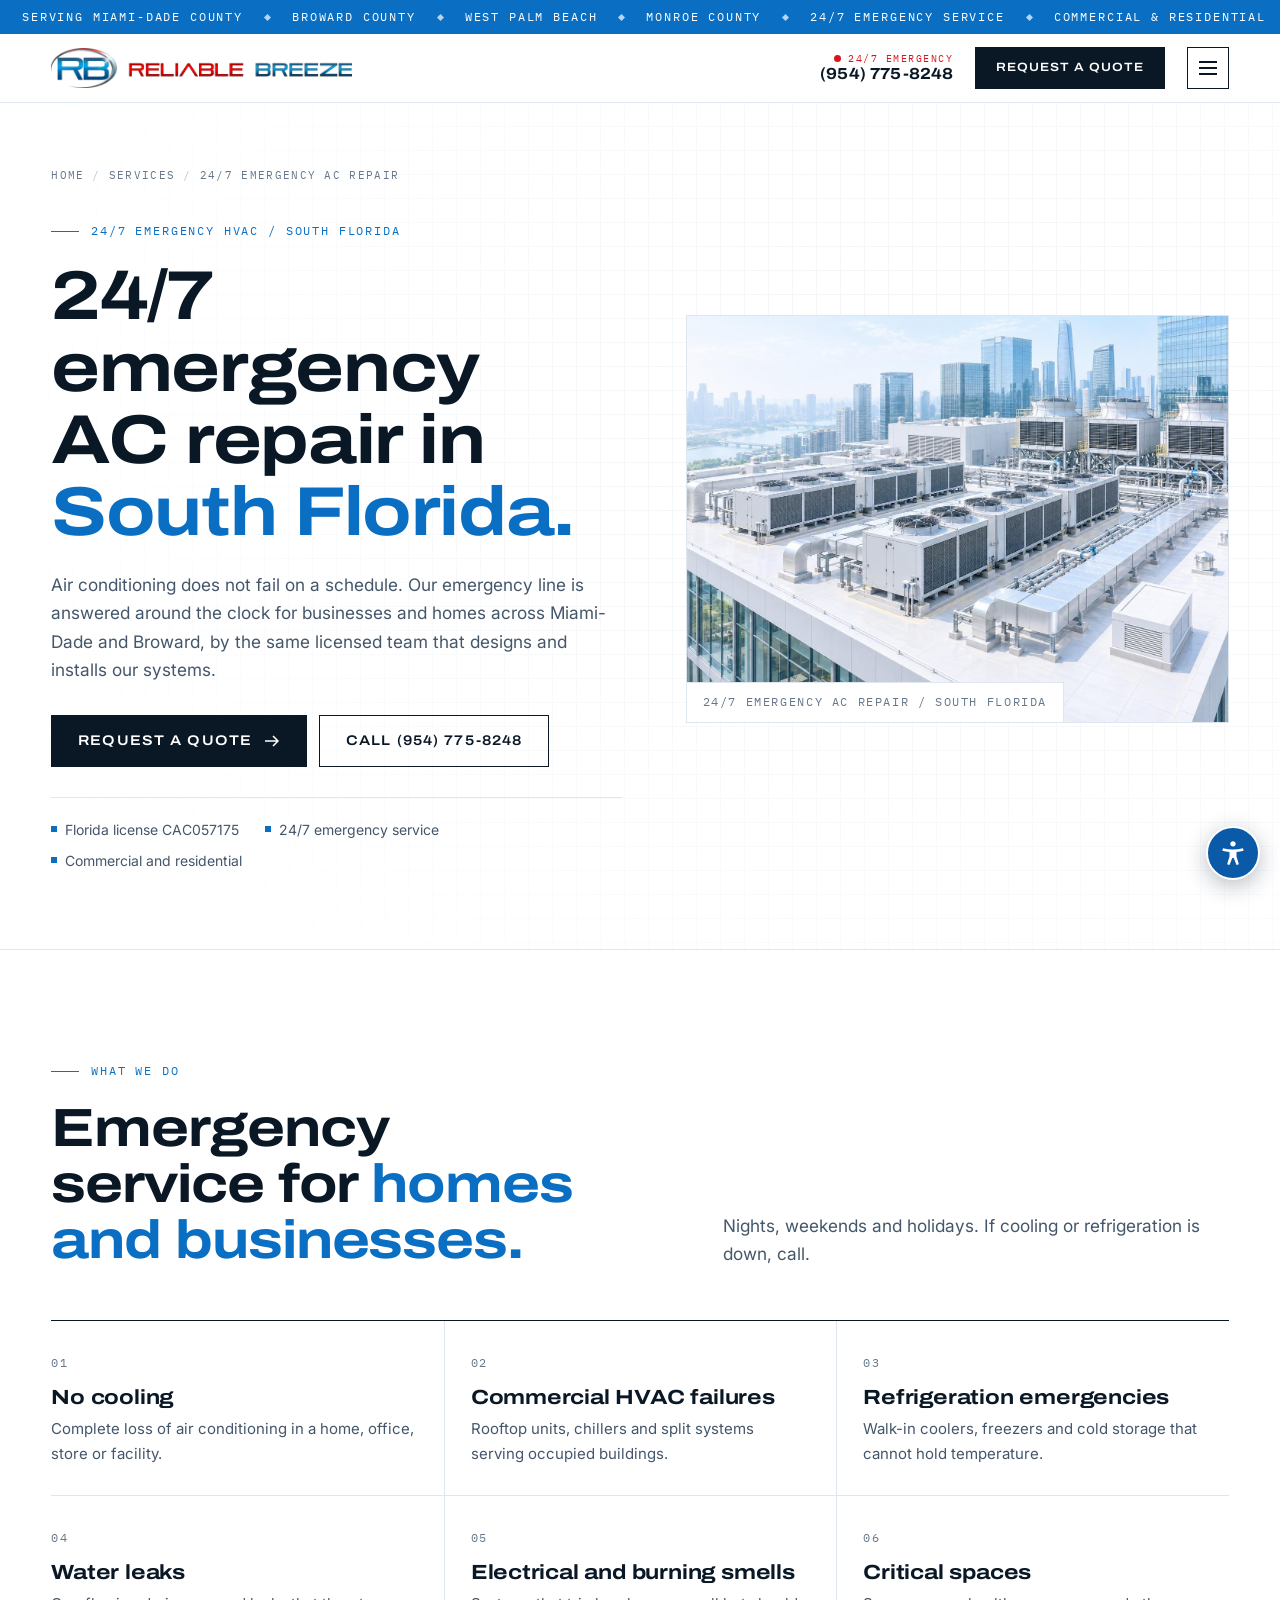
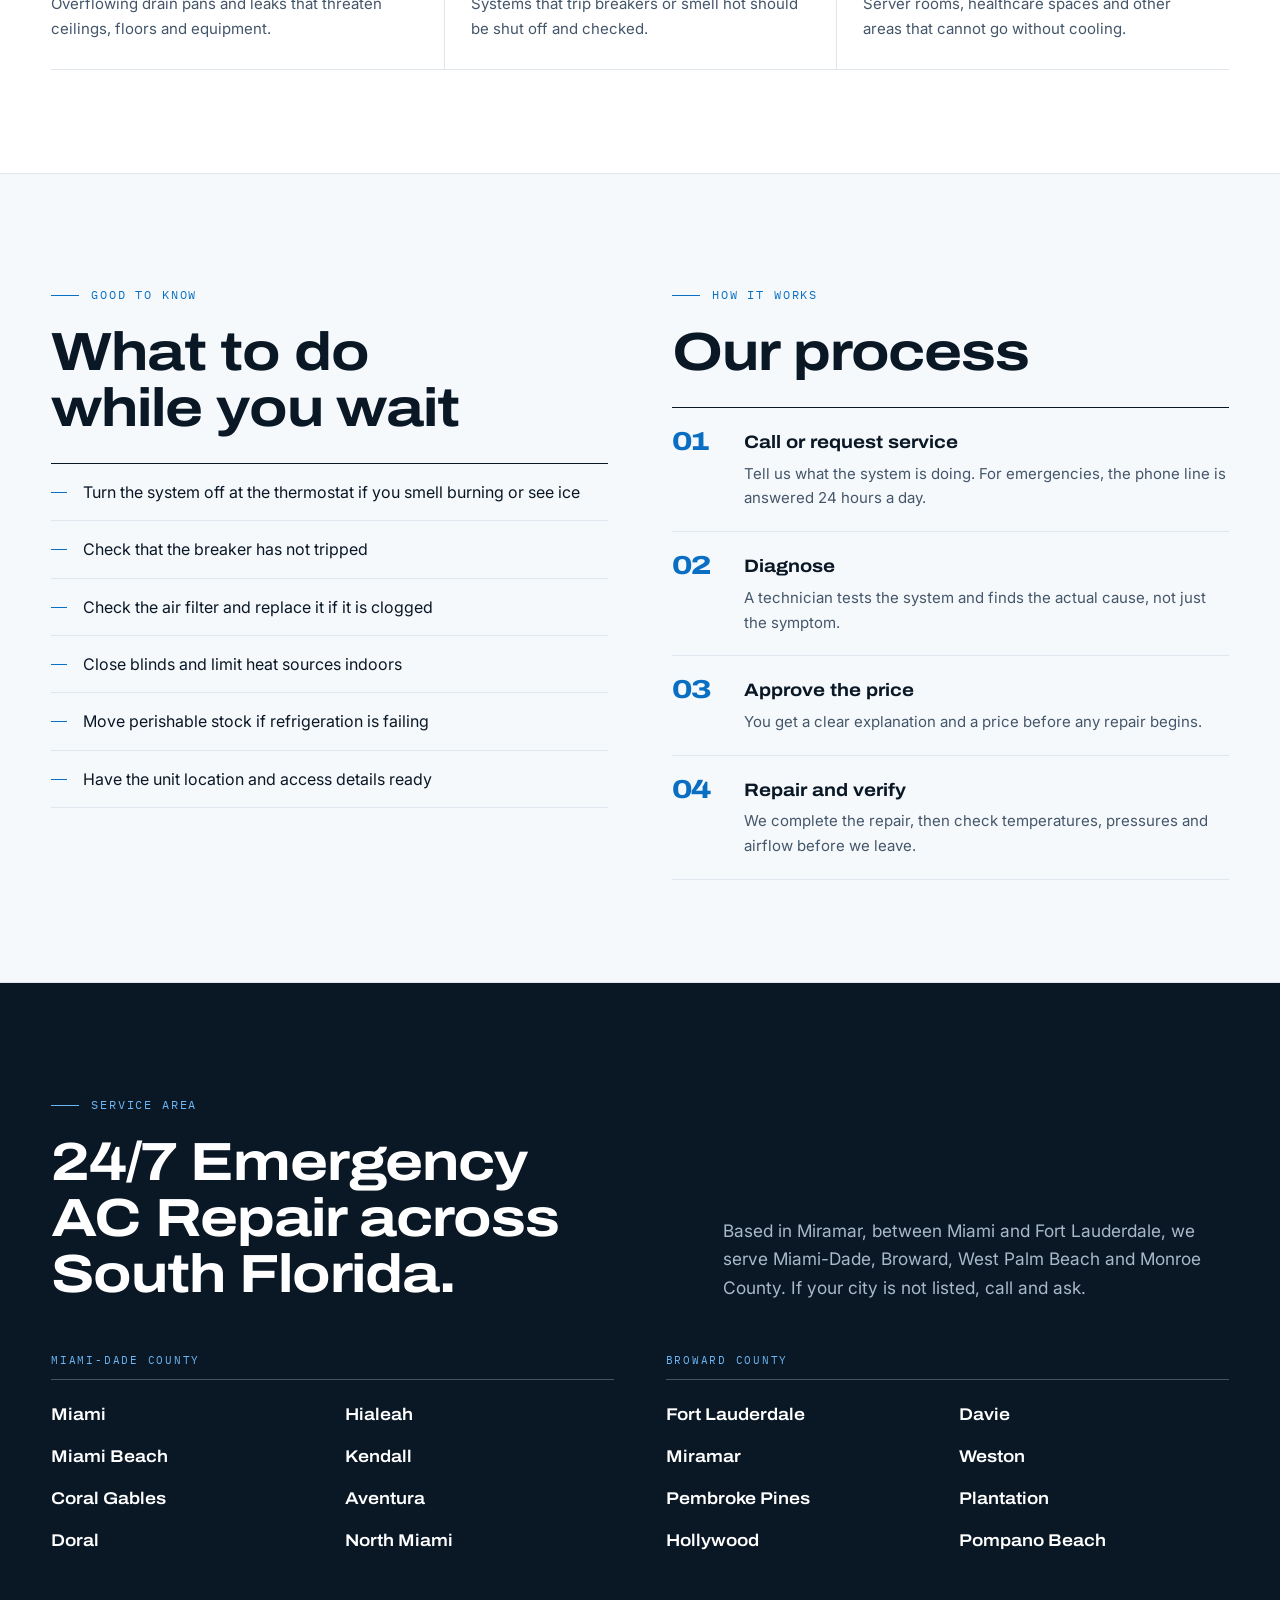
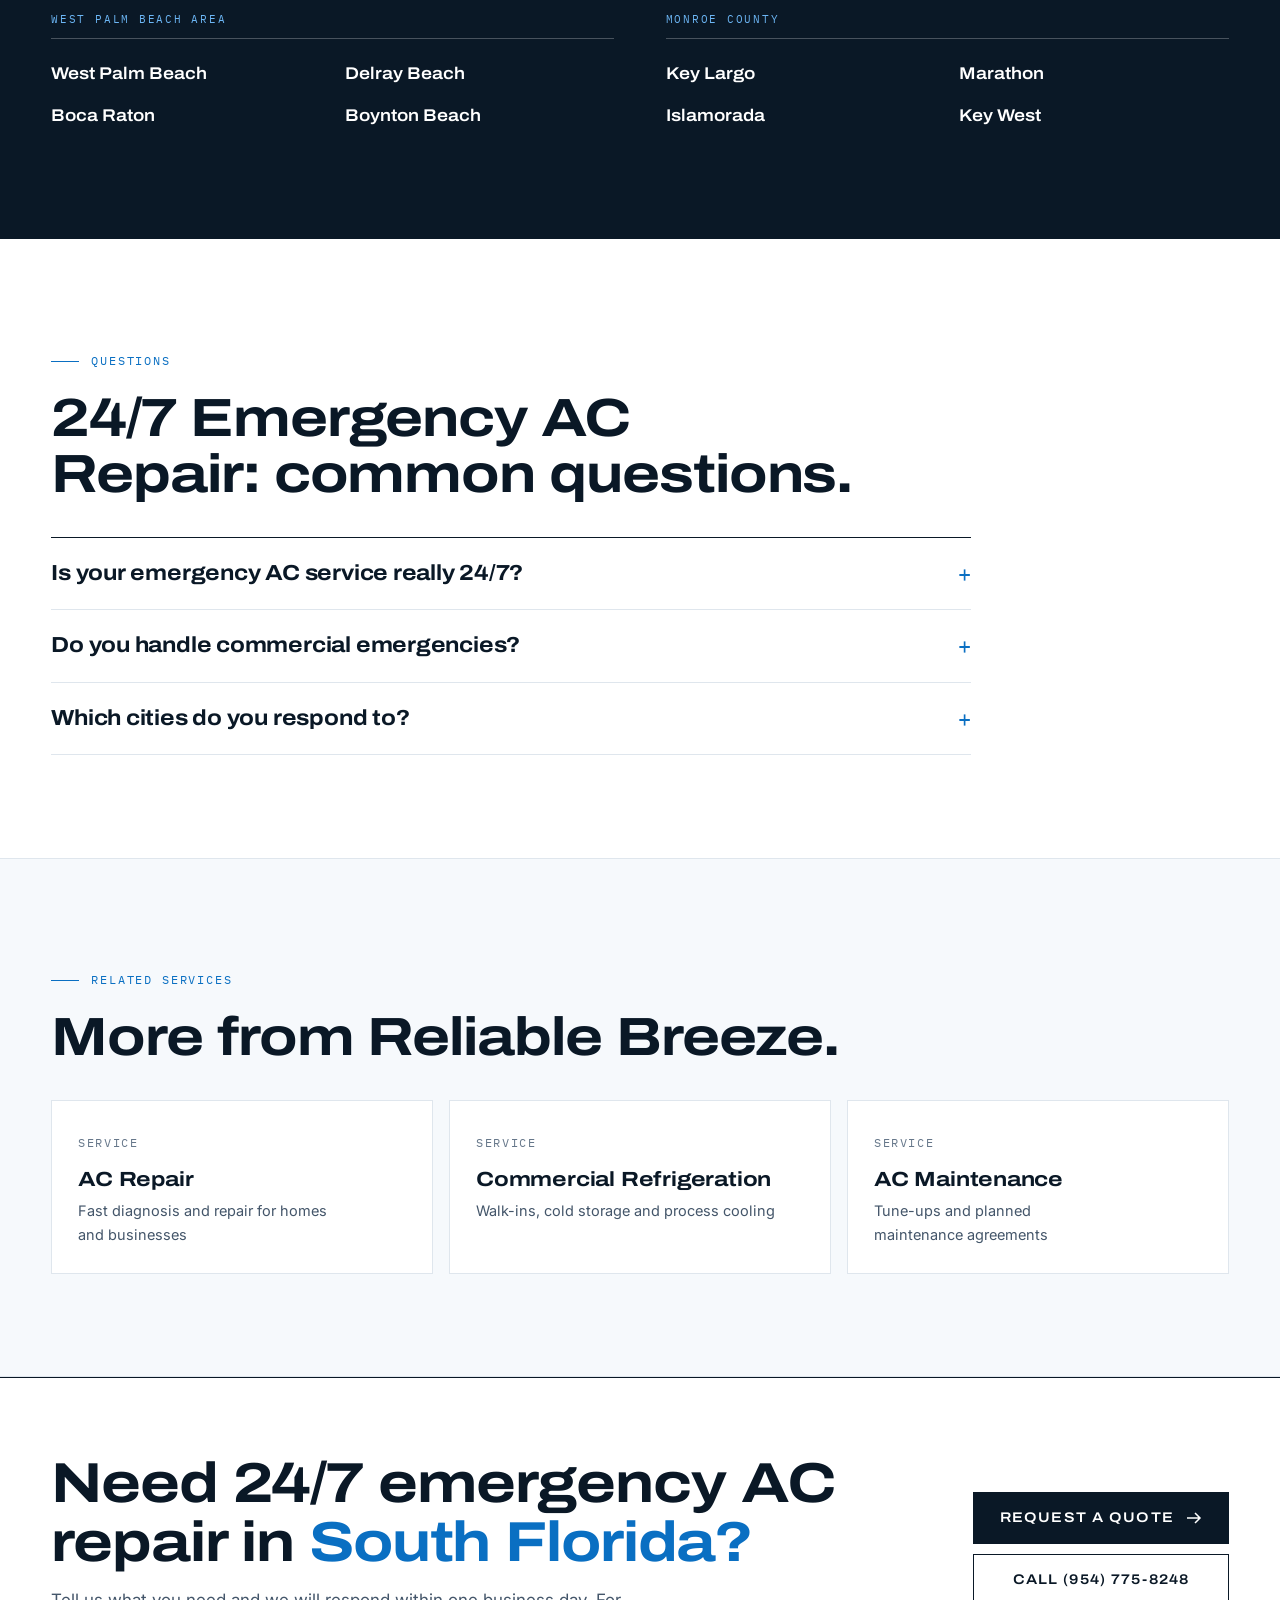
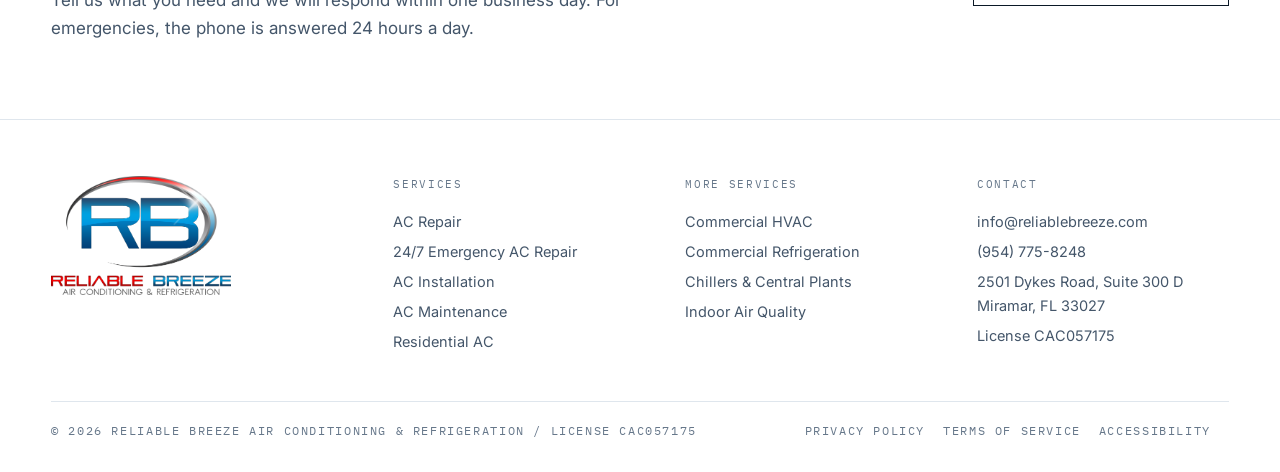
<file: emergency-ac-repair.html>
<!doctype html>
<html lang="en">
<head>
<meta charset="utf-8">
<meta name="viewport" content="width=device-width, initial-scale=1">
<title>24/7 Emergency AC Repair Miami &amp; Fort Lauderdale | Reliable Breeze</title>
<meta name="description" content="24 hour emergency AC repair in Miami, Fort Lauderdale and South Florida. Commercial and residential HVAC emergencies answered day or night. Call (954) 775-8248.">
<meta property="og:title" content="24/7 Emergency AC Repair Miami &amp; Fort Lauderdale | Reliable Breeze">
<meta property="og:description" content="24 hour emergency AC repair in Miami, Fort Lauderdale and South Florida. Commercial and residential HVAC emergencies answered day or night. Call (954) 775-8248.">
<meta property="og:type" content="website">
<meta property="og:image" content="https://reliablebreeze.com/assets/rooftop.jpg">
<link rel="icon" href="assets/logo-mark.png">
<link rel="preconnect" href="https://fonts.googleapis.com">
<link rel="preconnect" href="https://fonts.gstatic.com" crossorigin>
<link href="https://fonts.googleapis.com/css2?family=Archivo:wdth,wght@62..125,300..800&family=IBM+Plex+Mono:wght@400;500&family=Inter:wght@400;500;600&display=swap" rel="stylesheet">
<link rel="stylesheet" href="service.css?v=3">
<link rel="stylesheet" href="nav.css?v=4">
<script type="application/ld+json">{"@context": "https://schema.org", "@graph": [{"@type": "HVACBusiness", "@id": "https://reliablebreeze.com/#business", "name": "Reliable Breeze Air Conditioning & Refrigeration", "url": "https://reliablebreeze.com/", "telephone": "+1-954-775-8248", "email": "info@reliablebreeze.com", "image": "https://reliablebreeze.com/assets/logo-full.png", "address": {"@type": "PostalAddress", "streetAddress": "2501 Dykes Road, Suite 300 D", "addressLocality": "Miramar", "addressRegion": "FL", "postalCode": "33027", "addressCountry": "US"}, "openingHoursSpecification": [{"@type": "OpeningHoursSpecification", "dayOfWeek": ["Monday", "Tuesday", "Wednesday", "Thursday", "Friday"], "opens": "09:00", "closes": "17:00"}, {"@type": "OpeningHoursSpecification", "dayOfWeek": "Saturday", "opens": "10:00", "closes": "14:00"}], "areaServed": [{"@type": "City", "name": "Miami, FL"}, {"@type": "City", "name": "Miami Beach, FL"}, {"@type": "City", "name": "Coral Gables, FL"}, {"@type": "City", "name": "Doral, FL"}, {"@type": "City", "name": "Hialeah, FL"}, {"@type": "City", "name": "Kendall, FL"}, {"@type": "City", "name": "Aventura, FL"}, {"@type": "City", "name": "North Miami, FL"}, {"@type": "City", "name": "Fort Lauderdale, FL"}, {"@type": "City", "name": "Miramar, FL"}, {"@type": "City", "name": "Pembroke Pines, FL"}, {"@type": "City", "name": "Hollywood, FL"}, {"@type": "City", "name": "Davie, FL"}, {"@type": "City", "name": "Weston, FL"}, {"@type": "City", "name": "Plantation, FL"}, {"@type": "City", "name": "Pompano Beach, FL"}, {"@type": "City", "name": "West Palm Beach, FL"}, {"@type": "City", "name": "Boca Raton, FL"}, {"@type": "City", "name": "Delray Beach, FL"}, {"@type": "City", "name": "Boynton Beach, FL"}, {"@type": "City", "name": "Key Largo, FL"}, {"@type": "City", "name": "Islamorada, FL"}, {"@type": "City", "name": "Marathon, FL"}, {"@type": "City", "name": "Key West, FL"}]}, {"@type": "Service", "name": "24/7 Emergency AC Repair", "serviceType": "24/7 Emergency AC Repair", "description": "24 hour emergency AC repair in Miami, Fort Lauderdale and South Florida. Commercial and residential HVAC emergencies answered day or night. Call (954) 775-8248.", "url": "https://reliablebreeze.com/emergency-ac-repair.html", "provider": {"@id": "https://reliablebreeze.com/#business"}, "areaServed": ["Miami-Dade County, FL", "Broward County, FL", "West Palm Beach, FL", "Monroe County, FL"]}, {"@type": "FAQPage", "mainEntity": [{"@type": "Question", "name": "Is your emergency AC service really 24/7?", "acceptedAnswer": {"@type": "Answer", "text": "Yes. The emergency line at (954) 775-8248 is answered 24 hours a day, 7 days a week, including weekends and holidays."}}, {"@type": "Question", "name": "Do you handle commercial emergencies?", "acceptedAnswer": {"@type": "Answer", "text": "Yes. We respond to commercial HVAC and refrigeration emergencies for offices, retail, restaurants, warehouses and other facilities, as well as homes."}}, {"@type": "Question", "name": "Which cities do you respond to?", "acceptedAnswer": {"@type": "Answer", "text": "We serve Miami-Dade and Broward counties, including Miami, Fort Lauderdale, Miramar, Pembroke Pines, Hollywood, Hialeah, Doral and Coral Gables."}}]}, {"@type": "BreadcrumbList", "itemListElement": [{"@type": "ListItem", "position": 1, "name": "Home", "item": "https://reliablebreeze.com/"}, {"@type": "ListItem", "position": 2, "name": "24/7 Emergency AC Repair", "item": "https://reliablebreeze.com/emergency-ac-repair.html"}]}]}</script>
</head>
<body>
<a class="skip" href="#content">Skip to content</a>
<div class="areabar" role="note" aria-label="Serving Miami-Dade County, Broward County, West Palm Beach and Monroe County"><div class="areabar-track"><div class="areabar-run"><span>Serving Miami-Dade County</span><span>Broward County</span><span>West Palm Beach</span><span>Monroe County</span><span>24/7 Emergency Service</span><span>Commercial &amp; Residential</span></div><div class="areabar-run" aria-hidden="true"><span>Serving Miami-Dade County</span><span>Broward County</span><span>West Palm Beach</span><span>Monroe County</span><span>24/7 Emergency Service</span><span>Commercial &amp; Residential</span></div></div></div>
<header class="nav">
  <div class="wrap">
    <a class="brand" href="index.html" aria-label="Reliable Breeze home"><picture><source media="(max-width:560px)" srcset="assets/logo-nav-stacked.png"><img src="assets/logo-nav.png" alt="Reliable Breeze Air Conditioning &amp; Refrigeration" width="346" height="46"></picture></a>
    <nav class="nav-links" aria-label="Primary">
      <a href="index.html#approach">Approach</a>
      <div class="dd"><button type="button" class="dd-btn" aria-expanded="false" aria-controls="dd-services">Services <svg viewBox="0 0 10 10" fill="none" stroke="currentColor" stroke-width="1.6"><path d="M1 3l4 4 4-4"/></svg></button><div class="dd-panel" id="dd-services"><a href="ac-repair.html"><b>AC Repair</b><span>Fast diagnosis and repair for homes and businesses</span></a><a href="emergency-ac-repair.html"><b>24/7 Emergency AC Repair</b><span>Day or night, commercial and residential</span></a><a href="ac-installation.html"><b>AC Installation</b><span>New units and replacements, 20% off installation</span></a><a href="ac-maintenance.html"><b>AC Maintenance</b><span>Tune-ups and planned maintenance agreements</span></a><a href="residential-ac.html"><b>Residential AC</b><span>Home cooling installed and serviced properly</span></a><a href="commercial-hvac.html"><b>Commercial HVAC</b><span>Design-build for offices, retail and facilities</span></a><a href="commercial-refrigeration.html"><b>Commercial Refrigeration</b><span>Walk-ins, cold storage and process cooling</span></a><a href="chillers-central-plants.html"><b>Chillers & Central Plants</b><span>Chilled water systems for large buildings</span></a><a href="indoor-air-quality.html"><b>Indoor Air Quality</b><span>Filtration, ventilation and humidity control</span></a><a class="dd-all" href="index.html#services">All services</a></div></div>
      <a href="index.html#emergency">24/7 Repair</a>
      <a href="index.html#sectors">Sectors</a>
      <a href="index.html#process">Process</a>
      <a href="index.html#partner">Why us</a>
    </nav>
    <div class="nav-cta">
      <a class="nav-phone" href="tel:+19547758248" aria-label="Call our 24/7 emergency line, (954) 775-8248"><small><i class="live"></i>24/7 Emergency</small><b>(954) 775-8248</b></a>
      <a class="btn" href="contact.html?need=repair">Request a quote</a>
    </div>
  </div>
</header>

<main id="content">
<section class="s-hero">
  <div class="wrap">
    <div>
      <p class="crumbs"><a href="index.html">Home</a><span>/</span><a href="index.html#services">Services</a><span>/</span>24/7 Emergency AC Repair</p>
      <span class="tag">24/7 emergency HVAC / South Florida</span>
      <h1>24/7 emergency AC repair in <span class="blue">South Florida.</span></h1>
      <p class="lede">Air conditioning does not fail on a schedule. Our emergency line is answered around the clock for businesses and homes across Miami-Dade and Broward, by the same licensed team that designs and installs our systems.</p>
      <div class="cta">
        <a class="btn" href="contact.html?need=repair">Request a quote <svg viewBox="0 0 16 16" fill="none" stroke="currentColor" stroke-width="1.5"><path d="M1 8h13M9 3l5 5-5 5"/></svg></a>
        <a class="btn ghost" href="tel:+19547758248">Call (954) 775-8248</a>
      </div>
      <div class="facts"><span>Florida license CAC057175</span><span>24/7 emergency service</span><span>Commercial and residential</span></div>
    </div>
    <figure class="s-figure"><img src="assets/rooftop.jpg" alt="Commercial rooftop air conditioning equipment in a South Florida city" fetchpriority="high"><figcaption class="mono">24/7 Emergency AC Repair / South Florida</figcaption></figure>
  </div>
</section>

<section class="sec">
  <div class="wrap">
    <div class="sec-head"><div><span class="tag">What we do</span><h2>Emergency service for <span class="blue">homes and businesses.</span></h2></div><p class="lede">Nights, weekends and holidays. If cooling or refrigeration is down, call.</p></div>
    <div class="grid3"><div><span class="mono">01</span><h3>No cooling</h3><p>Complete loss of air conditioning in a home, office, store or facility.</p></div><div><span class="mono">02</span><h3>Commercial HVAC failures</h3><p>Rooftop units, chillers and split systems serving occupied buildings.</p></div><div><span class="mono">03</span><h3>Refrigeration emergencies</h3><p>Walk-in coolers, freezers and cold storage that cannot hold temperature.</p></div><div><span class="mono">04</span><h3>Water leaks</h3><p>Overflowing drain pans and leaks that threaten ceilings, floors and equipment.</p></div><div><span class="mono">05</span><h3>Electrical and burning smells</h3><p>Systems that trip breakers or smell hot should be shut off and checked.</p></div><div><span class="mono">06</span><h3>Critical spaces</h3><p>Server rooms, healthcare spaces and other areas that cannot go without cooling.</p></div></div>
  </div>
</section>

<section class="sec wash">
  <div class="wrap split">
    <div><span class="tag">Good to know</span><h2 style="margin-top:20px">What to do while you wait</h2><ul class="checks"><li>Turn the system off at the thermostat if you smell burning or see ice</li><li>Check that the breaker has not tripped</li><li>Check the air filter and replace it if it is clogged</li><li>Close blinds and limit heat sources indoors</li><li>Move perishable stock if refrigeration is failing</li><li>Have the unit location and access details ready</li></ul></div>
    <div><span class="tag">How it works</span><h2 style="margin-top:20px">Our process</h2><ol class="steps"><li><div><b>Call or request service</b><p>Tell us what the system is doing. For emergencies, the phone line is answered 24 hours a day.</p></div></li><li><div><b>Diagnose</b><p>A technician tests the system and finds the actual cause, not just the symptom.</p></div></li><li><div><b>Approve the price</b><p>You get a clear explanation and a price before any repair begins.</p></div></li><li><div><b>Repair and verify</b><p>We complete the repair, then check temperatures, pressures and airflow before we leave.</p></div></li></ol></div>
  </div>
</section>

<section class="sec areas">
  <div class="wrap">
    <div class="sec-head"><div><span class="tag">Service area</span><h2>24/7 Emergency AC Repair across South Florida.</h2></div><p class="lede">Based in Miramar, between Miami and Fort Lauderdale, we serve Miami-Dade, Broward, West Palm Beach and Monroe County. If your city is not listed, call and ask.</p></div>
    <div class="area-cols">
      <div><h3>Miami-Dade County</h3><ul><li>Miami</li><li>Miami Beach</li><li>Coral Gables</li><li>Doral</li><li>Hialeah</li><li>Kendall</li><li>Aventura</li><li>North Miami</li></ul></div>
      <div><h3>Broward County</h3><ul><li>Fort Lauderdale</li><li>Miramar</li><li>Pembroke Pines</li><li>Hollywood</li><li>Davie</li><li>Weston</li><li>Plantation</li><li>Pompano Beach</li></ul></div>
      <div><h3>West Palm Beach area</h3><ul><li>West Palm Beach</li><li>Boca Raton</li><li>Delray Beach</li><li>Boynton Beach</li></ul></div>
      <div><h3>Monroe County</h3><ul><li>Key Largo</li><li>Islamorada</li><li>Marathon</li><li>Key West</li></ul></div>
    </div>
  </div>
</section>

<section class="sec">
  <div class="wrap">
    <span class="tag">Questions</span>
    <h2 style="margin:20px 0 34px">24/7 Emergency AC Repair: common questions.</h2>
    <div class="faq"><details><summary>Is your emergency AC service really 24/7?</summary><p>Yes. The emergency line at (954) 775-8248 is answered 24 hours a day, 7 days a week, including weekends and holidays.</p></details><details><summary>Do you handle commercial emergencies?</summary><p>Yes. We respond to commercial HVAC and refrigeration emergencies for offices, retail, restaurants, warehouses and other facilities, as well as homes.</p></details><details><summary>Which cities do you respond to?</summary><p>We serve Miami-Dade and Broward counties, including Miami, Fort Lauderdale, Miramar, Pembroke Pines, Hollywood, Hialeah, Doral and Coral Gables.</p></details></div>
  </div>
</section>

<section class="sec wash">
  <div class="wrap">
    <span class="tag">Related services</span>
    <h2 style="margin:20px 0 34px">More from Reliable Breeze.</h2>
    <div class="related"><a href="ac-repair.html"><span class="mono">Service</span><h3>AC Repair</h3><p>Fast diagnosis and repair for homes and businesses</p></a><a href="commercial-refrigeration.html"><span class="mono">Service</span><h3>Commercial Refrigeration</h3><p>Walk-ins, cold storage and process cooling</p></a><a href="ac-maintenance.html"><span class="mono">Service</span><h3>AC Maintenance</h3><p>Tune-ups and planned maintenance agreements</p></a></div>
  </div>
</section>

<section class="cta-band">
  <div class="wrap">
    <div><h2>Need 24/7 emergency AC repair in <span class="blue">South Florida?</span></h2><p>Tell us what you need and we will respond within one business day. For emergencies, the phone is answered 24 hours a day.</p></div>
    <div class="btns"><a class="btn" href="contact.html?need=repair">Request a quote <svg viewBox="0 0 16 16" fill="none" stroke="currentColor" stroke-width="1.5"><path d="M1 8h13M9 3l5 5-5 5"/></svg></a><a class="btn ghost" href="tel:+19547758248">Call (954) 775-8248</a></div>
  </div>
</section>
</main>

<footer>
  <div class="wrap">
    <div class="foot">
      <div><img src="assets/logo-full.png" alt="Reliable Breeze Air Conditioning &amp; Refrigeration" loading="lazy"></div>
      <div><h4>Services</h4><a href="ac-repair.html">AC Repair</a><a href="emergency-ac-repair.html">24/7 Emergency AC Repair</a><a href="ac-installation.html">AC Installation</a><a href="ac-maintenance.html">AC Maintenance</a><a href="residential-ac.html">Residential AC</a></div>
      <div><h4>More services</h4><a href="commercial-hvac.html">Commercial HVAC</a><a href="commercial-refrigeration.html">Commercial Refrigeration</a><a href="chillers-central-plants.html">Chillers &amp; Central Plants</a><a href="indoor-air-quality.html">Indoor Air Quality</a></div>
      <div><h4>Contact</h4><a href="mailto:info@reliablebreeze.com">info@reliablebreeze.com</a><a href="tel:+19547758248">(954) 775-8248</a><p>2501 Dykes Road, Suite 300 D<br>Miramar, FL 33027</p><p>License CAC057175</p></div>
    </div>
    <div class="legal mono"><span>&copy; 2026 Reliable Breeze Air Conditioning &amp; Refrigeration / License CAC057175</span><span><a href="privacy.html">Privacy Policy</a><a href="terms.html">Terms of Service</a><a href="accessibility.html">Accessibility</a></span></div>
  </div>
</footer>
<script src="nav.js?v=3"></script>
<script src="a11y.js"></script>
</body>
</html>
</file>
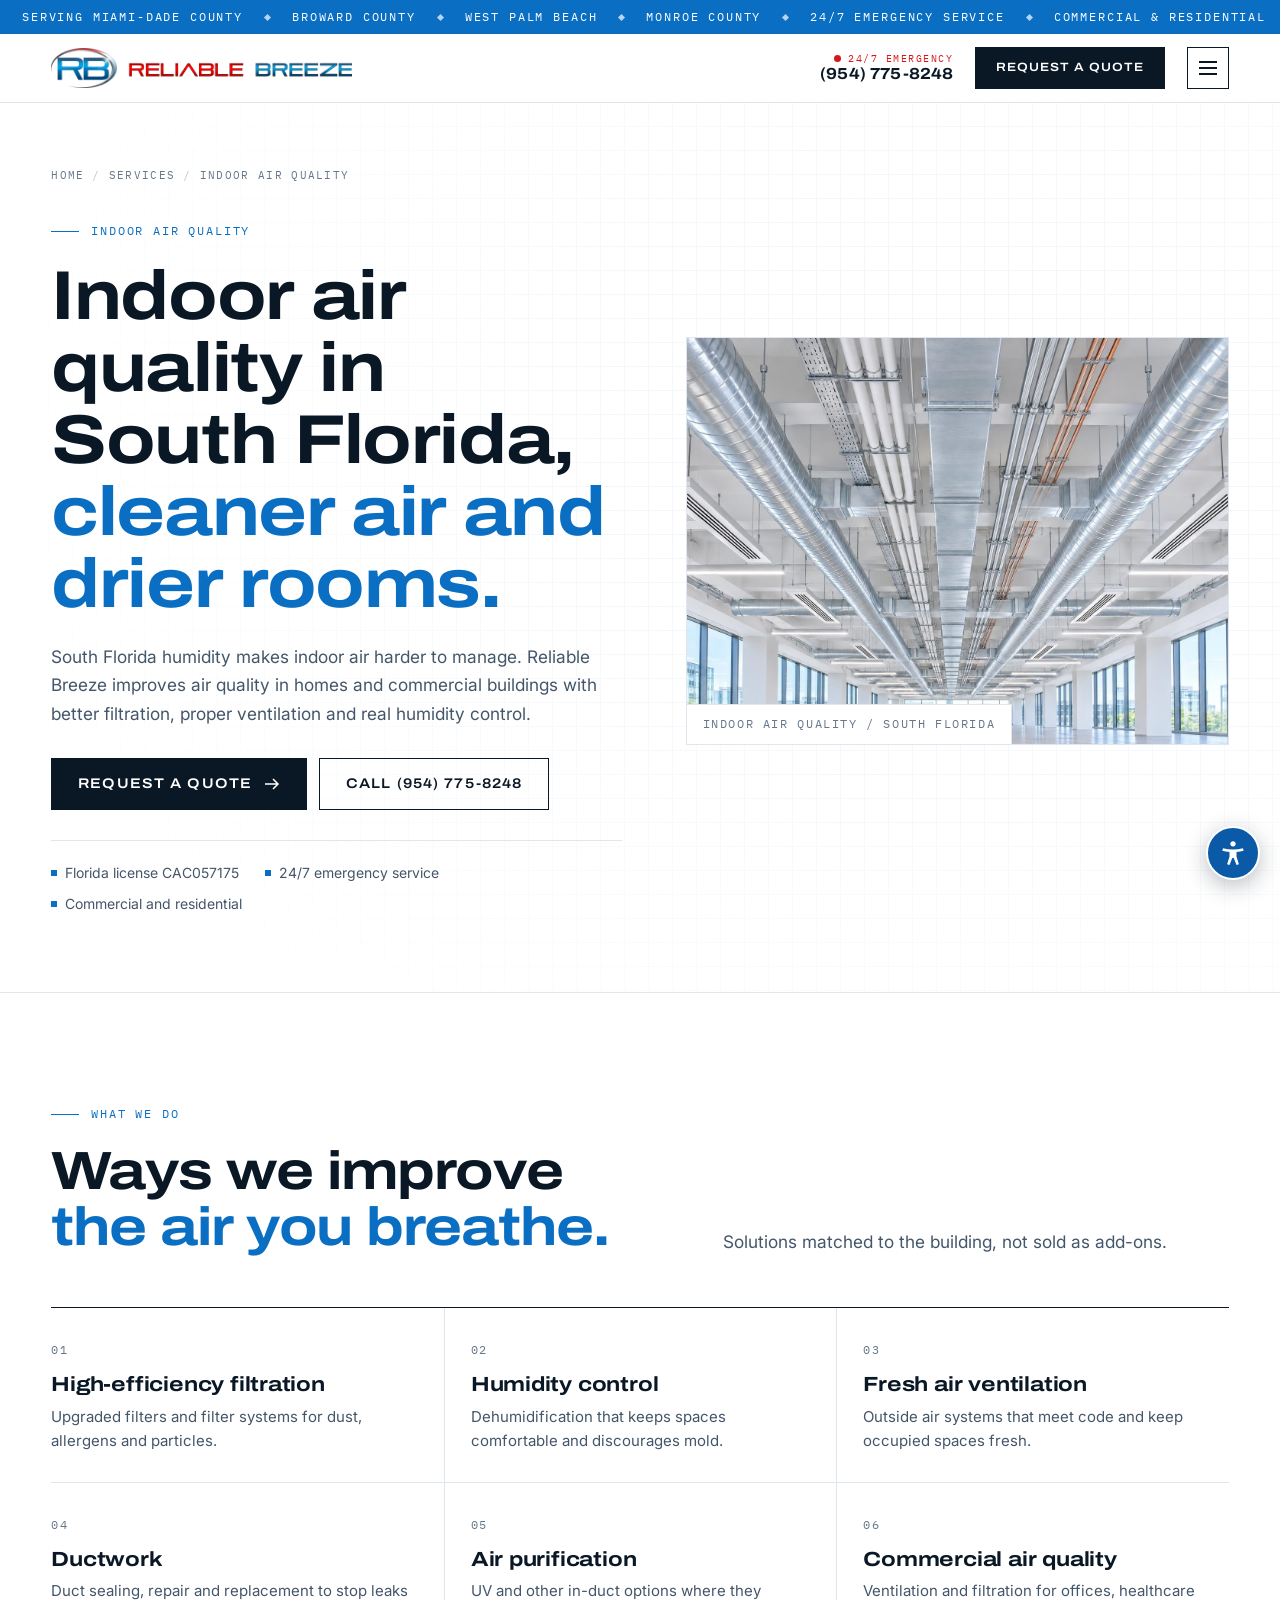
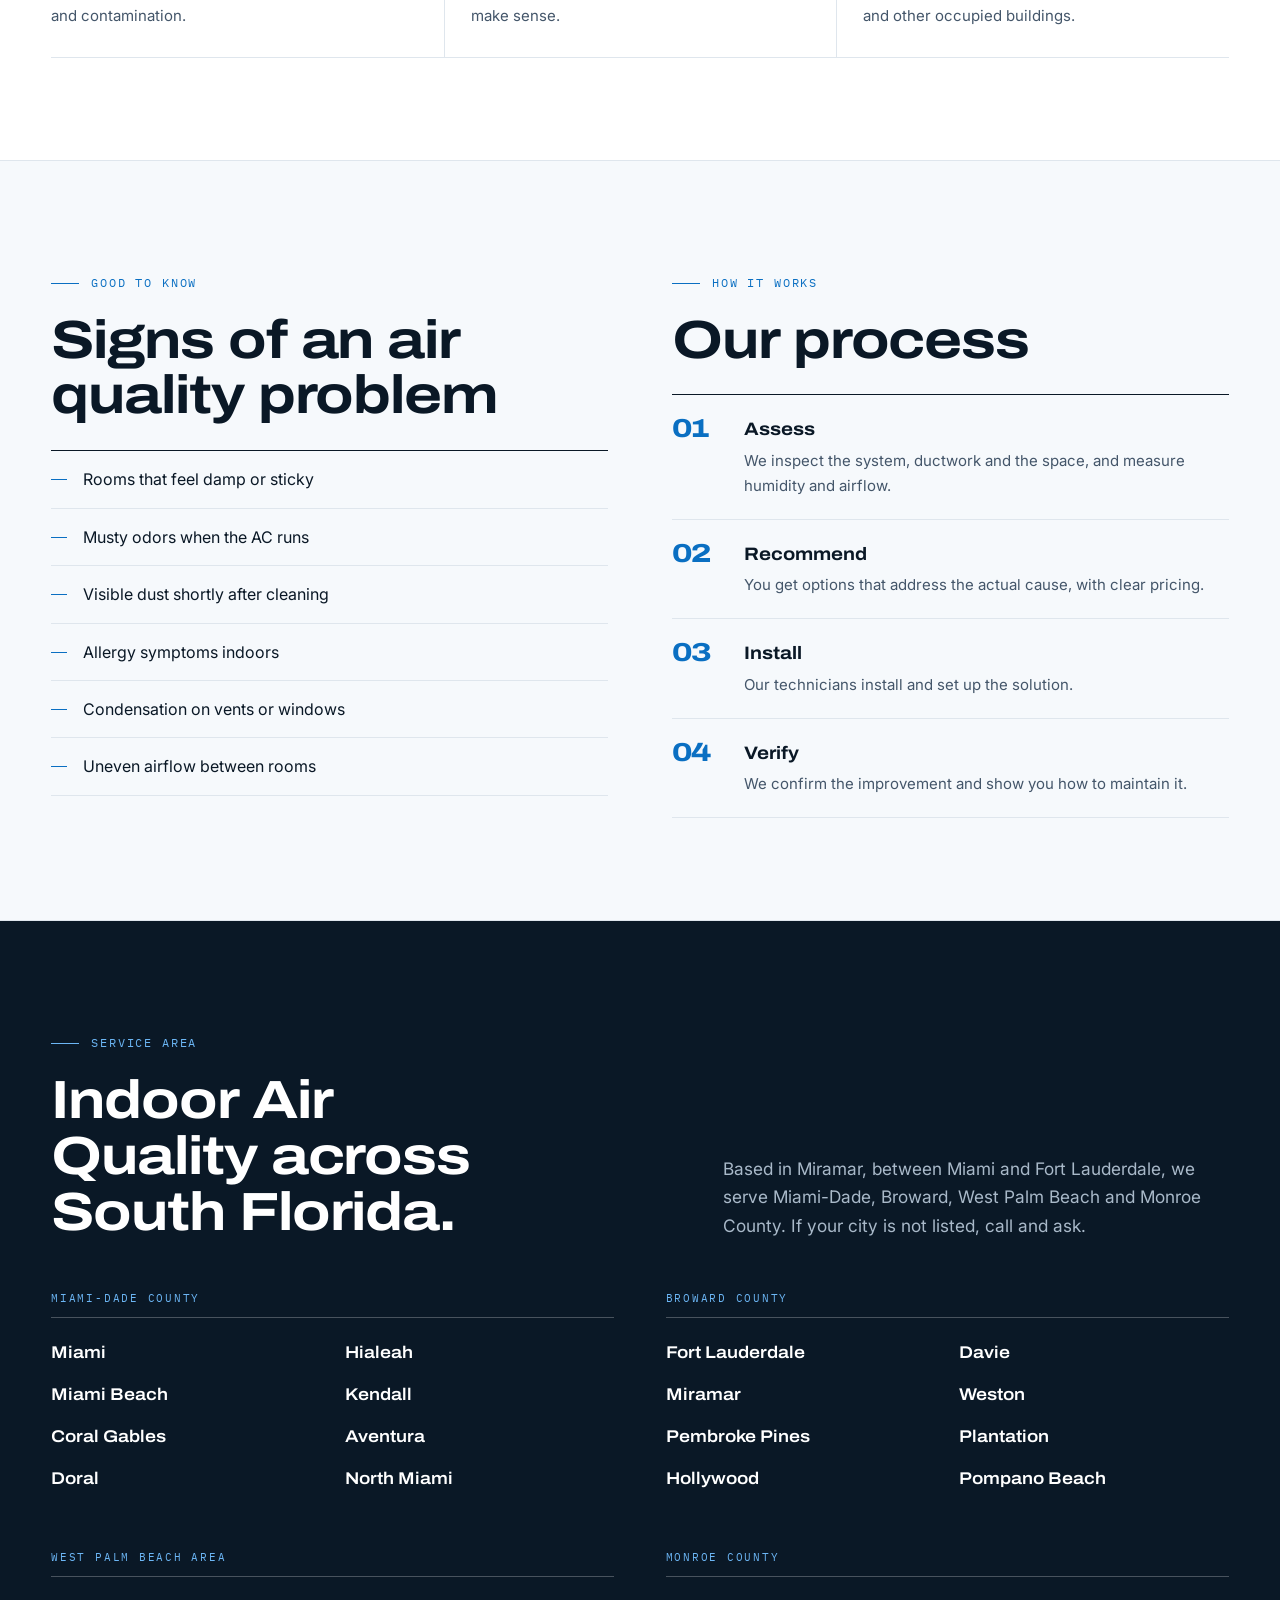
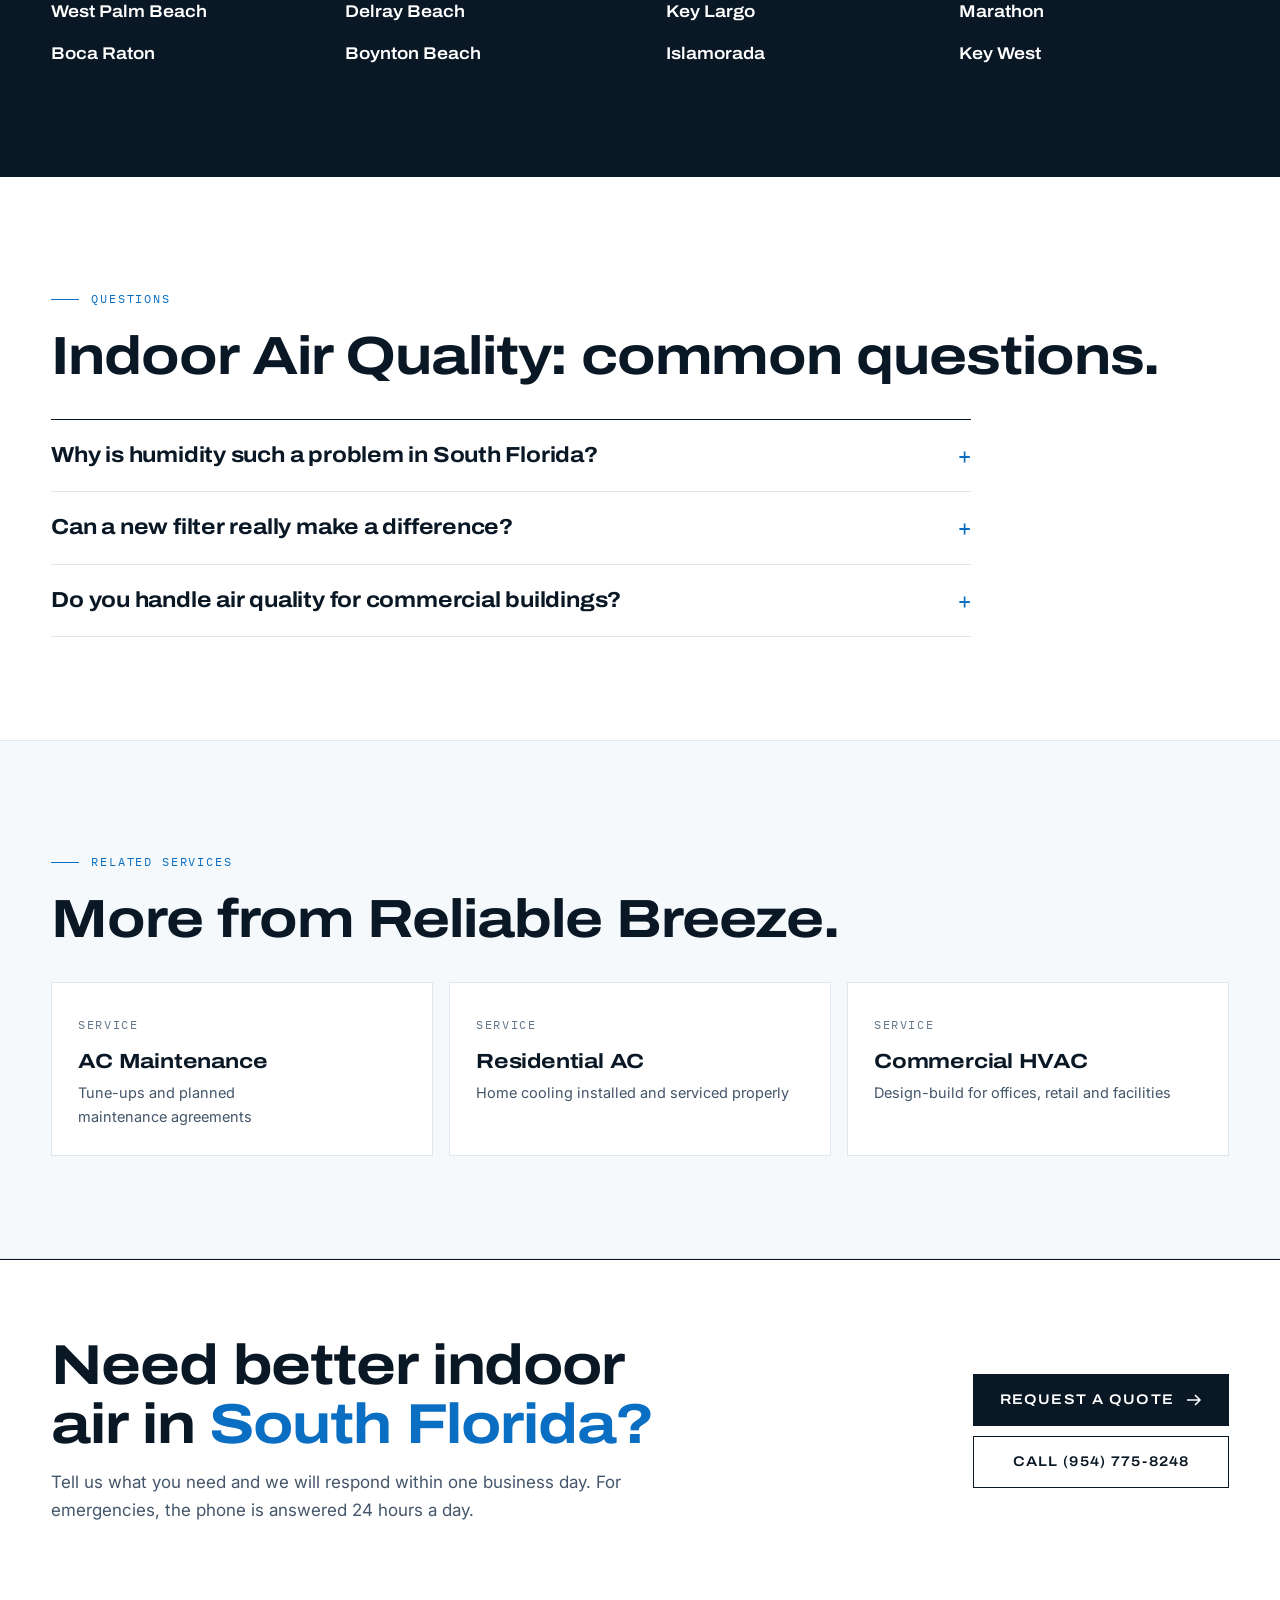
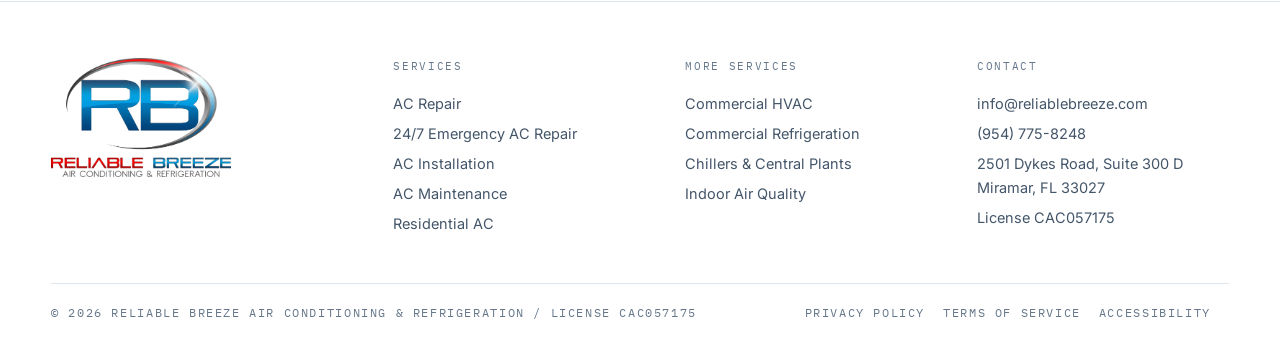
<file: indoor-air-quality.html>
<!doctype html>
<html lang="en">
<head>
<meta charset="utf-8">
<meta name="viewport" content="width=device-width, initial-scale=1">
<title>Indoor Air Quality Services in Miami &amp; Fort Lauderdale | Reliable Breeze</title>
<meta name="description" content="Indoor air quality solutions in Miami, Fort Lauderdale and South Florida. Filtration, ventilation, humidity control and duct solutions for homes and commercial buildings. Call (954) 775-8248.">
<meta property="og:title" content="Indoor Air Quality Services in Miami &amp; Fort Lauderdale | Reliable Breeze">
<meta property="og:description" content="Indoor air quality solutions in Miami, Fort Lauderdale and South Florida. Filtration, ventilation, humidity control and duct solutions for homes and commercial buildings. Call (954) 775-8248.">
<meta property="og:type" content="website">
<meta property="og:image" content="https://reliablebreeze.com/assets/ducts.jpg">
<link rel="icon" href="assets/logo-mark.png">
<link rel="preconnect" href="https://fonts.googleapis.com">
<link rel="preconnect" href="https://fonts.gstatic.com" crossorigin>
<link href="https://fonts.googleapis.com/css2?family=Archivo:wdth,wght@62..125,300..800&family=IBM+Plex+Mono:wght@400;500&family=Inter:wght@400;500;600&display=swap" rel="stylesheet">
<link rel="stylesheet" href="service.css?v=3">
<link rel="stylesheet" href="nav.css?v=4">
<script type="application/ld+json">{"@context": "https://schema.org", "@graph": [{"@type": "HVACBusiness", "@id": "https://reliablebreeze.com/#business", "name": "Reliable Breeze Air Conditioning & Refrigeration", "url": "https://reliablebreeze.com/", "telephone": "+1-954-775-8248", "email": "info@reliablebreeze.com", "image": "https://reliablebreeze.com/assets/logo-full.png", "address": {"@type": "PostalAddress", "streetAddress": "2501 Dykes Road, Suite 300 D", "addressLocality": "Miramar", "addressRegion": "FL", "postalCode": "33027", "addressCountry": "US"}, "openingHoursSpecification": [{"@type": "OpeningHoursSpecification", "dayOfWeek": ["Monday", "Tuesday", "Wednesday", "Thursday", "Friday"], "opens": "09:00", "closes": "17:00"}, {"@type": "OpeningHoursSpecification", "dayOfWeek": "Saturday", "opens": "10:00", "closes": "14:00"}], "areaServed": [{"@type": "City", "name": "Miami, FL"}, {"@type": "City", "name": "Miami Beach, FL"}, {"@type": "City", "name": "Coral Gables, FL"}, {"@type": "City", "name": "Doral, FL"}, {"@type": "City", "name": "Hialeah, FL"}, {"@type": "City", "name": "Kendall, FL"}, {"@type": "City", "name": "Aventura, FL"}, {"@type": "City", "name": "North Miami, FL"}, {"@type": "City", "name": "Fort Lauderdale, FL"}, {"@type": "City", "name": "Miramar, FL"}, {"@type": "City", "name": "Pembroke Pines, FL"}, {"@type": "City", "name": "Hollywood, FL"}, {"@type": "City", "name": "Davie, FL"}, {"@type": "City", "name": "Weston, FL"}, {"@type": "City", "name": "Plantation, FL"}, {"@type": "City", "name": "Pompano Beach, FL"}, {"@type": "City", "name": "West Palm Beach, FL"}, {"@type": "City", "name": "Boca Raton, FL"}, {"@type": "City", "name": "Delray Beach, FL"}, {"@type": "City", "name": "Boynton Beach, FL"}, {"@type": "City", "name": "Key Largo, FL"}, {"@type": "City", "name": "Islamorada, FL"}, {"@type": "City", "name": "Marathon, FL"}, {"@type": "City", "name": "Key West, FL"}]}, {"@type": "Service", "name": "Indoor Air Quality", "serviceType": "Indoor Air Quality", "description": "Indoor air quality solutions in Miami, Fort Lauderdale and South Florida. Filtration, ventilation, humidity control and duct solutions for homes and commercial buildings. Call (954) 775-8248.", "url": "https://reliablebreeze.com/indoor-air-quality.html", "provider": {"@id": "https://reliablebreeze.com/#business"}, "areaServed": ["Miami-Dade County, FL", "Broward County, FL", "West Palm Beach, FL", "Monroe County, FL"]}, {"@type": "FAQPage", "mainEntity": [{"@type": "Question", "name": "Why is humidity such a problem in South Florida?", "acceptedAnswer": {"@type": "Answer", "text": "Warm, humid outdoor air enters buildings constantly. If the air conditioning is oversized or airflow is wrong, it cools without removing enough moisture, leaving rooms cold but damp."}}, {"@type": "Question", "name": "Can a new filter really make a difference?", "acceptedAnswer": {"@type": "Answer", "text": "Yes, when it is matched to the system. A higher-efficiency filter captures more particles, but it has to be selected so it does not restrict airflow."}}, {"@type": "Question", "name": "Do you handle air quality for commercial buildings?", "acceptedAnswer": {"@type": "Answer", "text": "Yes. We design and install ventilation and filtration for offices, healthcare spaces and other commercial buildings."}}]}, {"@type": "BreadcrumbList", "itemListElement": [{"@type": "ListItem", "position": 1, "name": "Home", "item": "https://reliablebreeze.com/"}, {"@type": "ListItem", "position": 2, "name": "Indoor Air Quality", "item": "https://reliablebreeze.com/indoor-air-quality.html"}]}]}</script>
</head>
<body>
<a class="skip" href="#content">Skip to content</a>
<div class="areabar" role="note" aria-label="Serving Miami-Dade County, Broward County, West Palm Beach and Monroe County"><div class="areabar-track"><div class="areabar-run"><span>Serving Miami-Dade County</span><span>Broward County</span><span>West Palm Beach</span><span>Monroe County</span><span>24/7 Emergency Service</span><span>Commercial &amp; Residential</span></div><div class="areabar-run" aria-hidden="true"><span>Serving Miami-Dade County</span><span>Broward County</span><span>West Palm Beach</span><span>Monroe County</span><span>24/7 Emergency Service</span><span>Commercial &amp; Residential</span></div></div></div>
<header class="nav">
  <div class="wrap">
    <a class="brand" href="index.html" aria-label="Reliable Breeze home"><picture><source media="(max-width:560px)" srcset="assets/logo-nav-stacked.png"><img src="assets/logo-nav.png" alt="Reliable Breeze Air Conditioning &amp; Refrigeration" width="346" height="46"></picture></a>
    <nav class="nav-links" aria-label="Primary">
      <a href="index.html#approach">Approach</a>
      <div class="dd"><button type="button" class="dd-btn" aria-expanded="false" aria-controls="dd-services">Services <svg viewBox="0 0 10 10" fill="none" stroke="currentColor" stroke-width="1.6"><path d="M1 3l4 4 4-4"/></svg></button><div class="dd-panel" id="dd-services"><a href="ac-repair.html"><b>AC Repair</b><span>Fast diagnosis and repair for homes and businesses</span></a><a href="emergency-ac-repair.html"><b>24/7 Emergency AC Repair</b><span>Day or night, commercial and residential</span></a><a href="ac-installation.html"><b>AC Installation</b><span>New units and replacements, 20% off installation</span></a><a href="ac-maintenance.html"><b>AC Maintenance</b><span>Tune-ups and planned maintenance agreements</span></a><a href="residential-ac.html"><b>Residential AC</b><span>Home cooling installed and serviced properly</span></a><a href="commercial-hvac.html"><b>Commercial HVAC</b><span>Design-build for offices, retail and facilities</span></a><a href="commercial-refrigeration.html"><b>Commercial Refrigeration</b><span>Walk-ins, cold storage and process cooling</span></a><a href="chillers-central-plants.html"><b>Chillers & Central Plants</b><span>Chilled water systems for large buildings</span></a><a href="indoor-air-quality.html"><b>Indoor Air Quality</b><span>Filtration, ventilation and humidity control</span></a><a class="dd-all" href="index.html#services">All services</a></div></div>
      <a href="index.html#emergency">24/7 Repair</a>
      <a href="index.html#sectors">Sectors</a>
      <a href="index.html#process">Process</a>
      <a href="index.html#partner">Why us</a>
    </nav>
    <div class="nav-cta">
      <a class="nav-phone" href="tel:+19547758248" aria-label="Call our 24/7 emergency line, (954) 775-8248"><small><i class="live"></i>24/7 Emergency</small><b>(954) 775-8248</b></a>
      <a class="btn" href="contact.html?need=other">Request a quote</a>
    </div>
  </div>
</header>

<main id="content">
<section class="s-hero">
  <div class="wrap">
    <div>
      <p class="crumbs"><a href="index.html">Home</a><span>/</span><a href="index.html#services">Services</a><span>/</span>Indoor Air Quality</p>
      <span class="tag">Indoor air quality</span>
      <h1>Indoor air quality in South Florida, <span class="blue">cleaner air and drier rooms.</span></h1>
      <p class="lede">South Florida humidity makes indoor air harder to manage. Reliable Breeze improves air quality in homes and commercial buildings with better filtration, proper ventilation and real humidity control.</p>
      <div class="cta">
        <a class="btn" href="contact.html?need=other">Request a quote <svg viewBox="0 0 16 16" fill="none" stroke="currentColor" stroke-width="1.5"><path d="M1 8h13M9 3l5 5-5 5"/></svg></a>
        <a class="btn ghost" href="tel:+19547758248">Call (954) 775-8248</a>
      </div>
      <div class="facts"><span>Florida license CAC057175</span><span>24/7 emergency service</span><span>Commercial and residential</span></div>
    </div>
    <figure class="s-figure"><img src="assets/ducts.jpg" alt="Clean ductwork and air diffusers in a modern commercial ceiling" fetchpriority="high"><figcaption class="mono">Indoor Air Quality / South Florida</figcaption></figure>
  </div>
</section>

<section class="sec">
  <div class="wrap">
    <div class="sec-head"><div><span class="tag">What we do</span><h2>Ways we improve <span class="blue">the air you breathe.</span></h2></div><p class="lede">Solutions matched to the building, not sold as add-ons.</p></div>
    <div class="grid3"><div><span class="mono">01</span><h3>High-efficiency filtration</h3><p>Upgraded filters and filter systems for dust, allergens and particles.</p></div><div><span class="mono">02</span><h3>Humidity control</h3><p>Dehumidification that keeps spaces comfortable and discourages mold.</p></div><div><span class="mono">03</span><h3>Fresh air ventilation</h3><p>Outside air systems that meet code and keep occupied spaces fresh.</p></div><div><span class="mono">04</span><h3>Ductwork</h3><p>Duct sealing, repair and replacement to stop leaks and contamination.</p></div><div><span class="mono">05</span><h3>Air purification</h3><p>UV and other in-duct options where they make sense.</p></div><div><span class="mono">06</span><h3>Commercial air quality</h3><p>Ventilation and filtration for offices, healthcare and other occupied buildings.</p></div></div>
  </div>
</section>

<section class="sec wash">
  <div class="wrap split">
    <div><span class="tag">Good to know</span><h2 style="margin-top:20px">Signs of an air quality problem</h2><ul class="checks"><li>Rooms that feel damp or sticky</li><li>Musty odors when the AC runs</li><li>Visible dust shortly after cleaning</li><li>Allergy symptoms indoors</li><li>Condensation on vents or windows</li><li>Uneven airflow between rooms</li></ul></div>
    <div><span class="tag">How it works</span><h2 style="margin-top:20px">Our process</h2><ol class="steps"><li><div><b>Assess</b><p>We inspect the system, ductwork and the space, and measure humidity and airflow.</p></div></li><li><div><b>Recommend</b><p>You get options that address the actual cause, with clear pricing.</p></div></li><li><div><b>Install</b><p>Our technicians install and set up the solution.</p></div></li><li><div><b>Verify</b><p>We confirm the improvement and show you how to maintain it.</p></div></li></ol></div>
  </div>
</section>

<section class="sec areas">
  <div class="wrap">
    <div class="sec-head"><div><span class="tag">Service area</span><h2>Indoor Air Quality across South Florida.</h2></div><p class="lede">Based in Miramar, between Miami and Fort Lauderdale, we serve Miami-Dade, Broward, West Palm Beach and Monroe County. If your city is not listed, call and ask.</p></div>
    <div class="area-cols">
      <div><h3>Miami-Dade County</h3><ul><li>Miami</li><li>Miami Beach</li><li>Coral Gables</li><li>Doral</li><li>Hialeah</li><li>Kendall</li><li>Aventura</li><li>North Miami</li></ul></div>
      <div><h3>Broward County</h3><ul><li>Fort Lauderdale</li><li>Miramar</li><li>Pembroke Pines</li><li>Hollywood</li><li>Davie</li><li>Weston</li><li>Plantation</li><li>Pompano Beach</li></ul></div>
      <div><h3>West Palm Beach area</h3><ul><li>West Palm Beach</li><li>Boca Raton</li><li>Delray Beach</li><li>Boynton Beach</li></ul></div>
      <div><h3>Monroe County</h3><ul><li>Key Largo</li><li>Islamorada</li><li>Marathon</li><li>Key West</li></ul></div>
    </div>
  </div>
</section>

<section class="sec">
  <div class="wrap">
    <span class="tag">Questions</span>
    <h2 style="margin:20px 0 34px">Indoor Air Quality: common questions.</h2>
    <div class="faq"><details><summary>Why is humidity such a problem in South Florida?</summary><p>Warm, humid outdoor air enters buildings constantly. If the air conditioning is oversized or airflow is wrong, it cools without removing enough moisture, leaving rooms cold but damp.</p></details><details><summary>Can a new filter really make a difference?</summary><p>Yes, when it is matched to the system. A higher-efficiency filter captures more particles, but it has to be selected so it does not restrict airflow.</p></details><details><summary>Do you handle air quality for commercial buildings?</summary><p>Yes. We design and install ventilation and filtration for offices, healthcare spaces and other commercial buildings.</p></details></div>
  </div>
</section>

<section class="sec wash">
  <div class="wrap">
    <span class="tag">Related services</span>
    <h2 style="margin:20px 0 34px">More from Reliable Breeze.</h2>
    <div class="related"><a href="ac-maintenance.html"><span class="mono">Service</span><h3>AC Maintenance</h3><p>Tune-ups and planned maintenance agreements</p></a><a href="residential-ac.html"><span class="mono">Service</span><h3>Residential AC</h3><p>Home cooling installed and serviced properly</p></a><a href="commercial-hvac.html"><span class="mono">Service</span><h3>Commercial HVAC</h3><p>Design-build for offices, retail and facilities</p></a></div>
  </div>
</section>

<section class="cta-band">
  <div class="wrap">
    <div><h2>Need better indoor air in <span class="blue">South Florida?</span></h2><p>Tell us what you need and we will respond within one business day. For emergencies, the phone is answered 24 hours a day.</p></div>
    <div class="btns"><a class="btn" href="contact.html?need=other">Request a quote <svg viewBox="0 0 16 16" fill="none" stroke="currentColor" stroke-width="1.5"><path d="M1 8h13M9 3l5 5-5 5"/></svg></a><a class="btn ghost" href="tel:+19547758248">Call (954) 775-8248</a></div>
  </div>
</section>
</main>

<footer>
  <div class="wrap">
    <div class="foot">
      <div><img src="assets/logo-full.png" alt="Reliable Breeze Air Conditioning &amp; Refrigeration" loading="lazy"></div>
      <div><h4>Services</h4><a href="ac-repair.html">AC Repair</a><a href="emergency-ac-repair.html">24/7 Emergency AC Repair</a><a href="ac-installation.html">AC Installation</a><a href="ac-maintenance.html">AC Maintenance</a><a href="residential-ac.html">Residential AC</a></div>
      <div><h4>More services</h4><a href="commercial-hvac.html">Commercial HVAC</a><a href="commercial-refrigeration.html">Commercial Refrigeration</a><a href="chillers-central-plants.html">Chillers &amp; Central Plants</a><a href="indoor-air-quality.html">Indoor Air Quality</a></div>
      <div><h4>Contact</h4><a href="mailto:info@reliablebreeze.com">info@reliablebreeze.com</a><a href="tel:+19547758248">(954) 775-8248</a><p>2501 Dykes Road, Suite 300 D<br>Miramar, FL 33027</p><p>License CAC057175</p></div>
    </div>
    <div class="legal mono"><span>&copy; 2026 Reliable Breeze Air Conditioning &amp; Refrigeration / License CAC057175</span><span><a href="privacy.html">Privacy Policy</a><a href="terms.html">Terms of Service</a><a href="accessibility.html">Accessibility</a></span></div>
  </div>
</footer>
<script src="nav.js?v=3"></script>
<script src="a11y.js"></script>
</body>
</html>
</file>
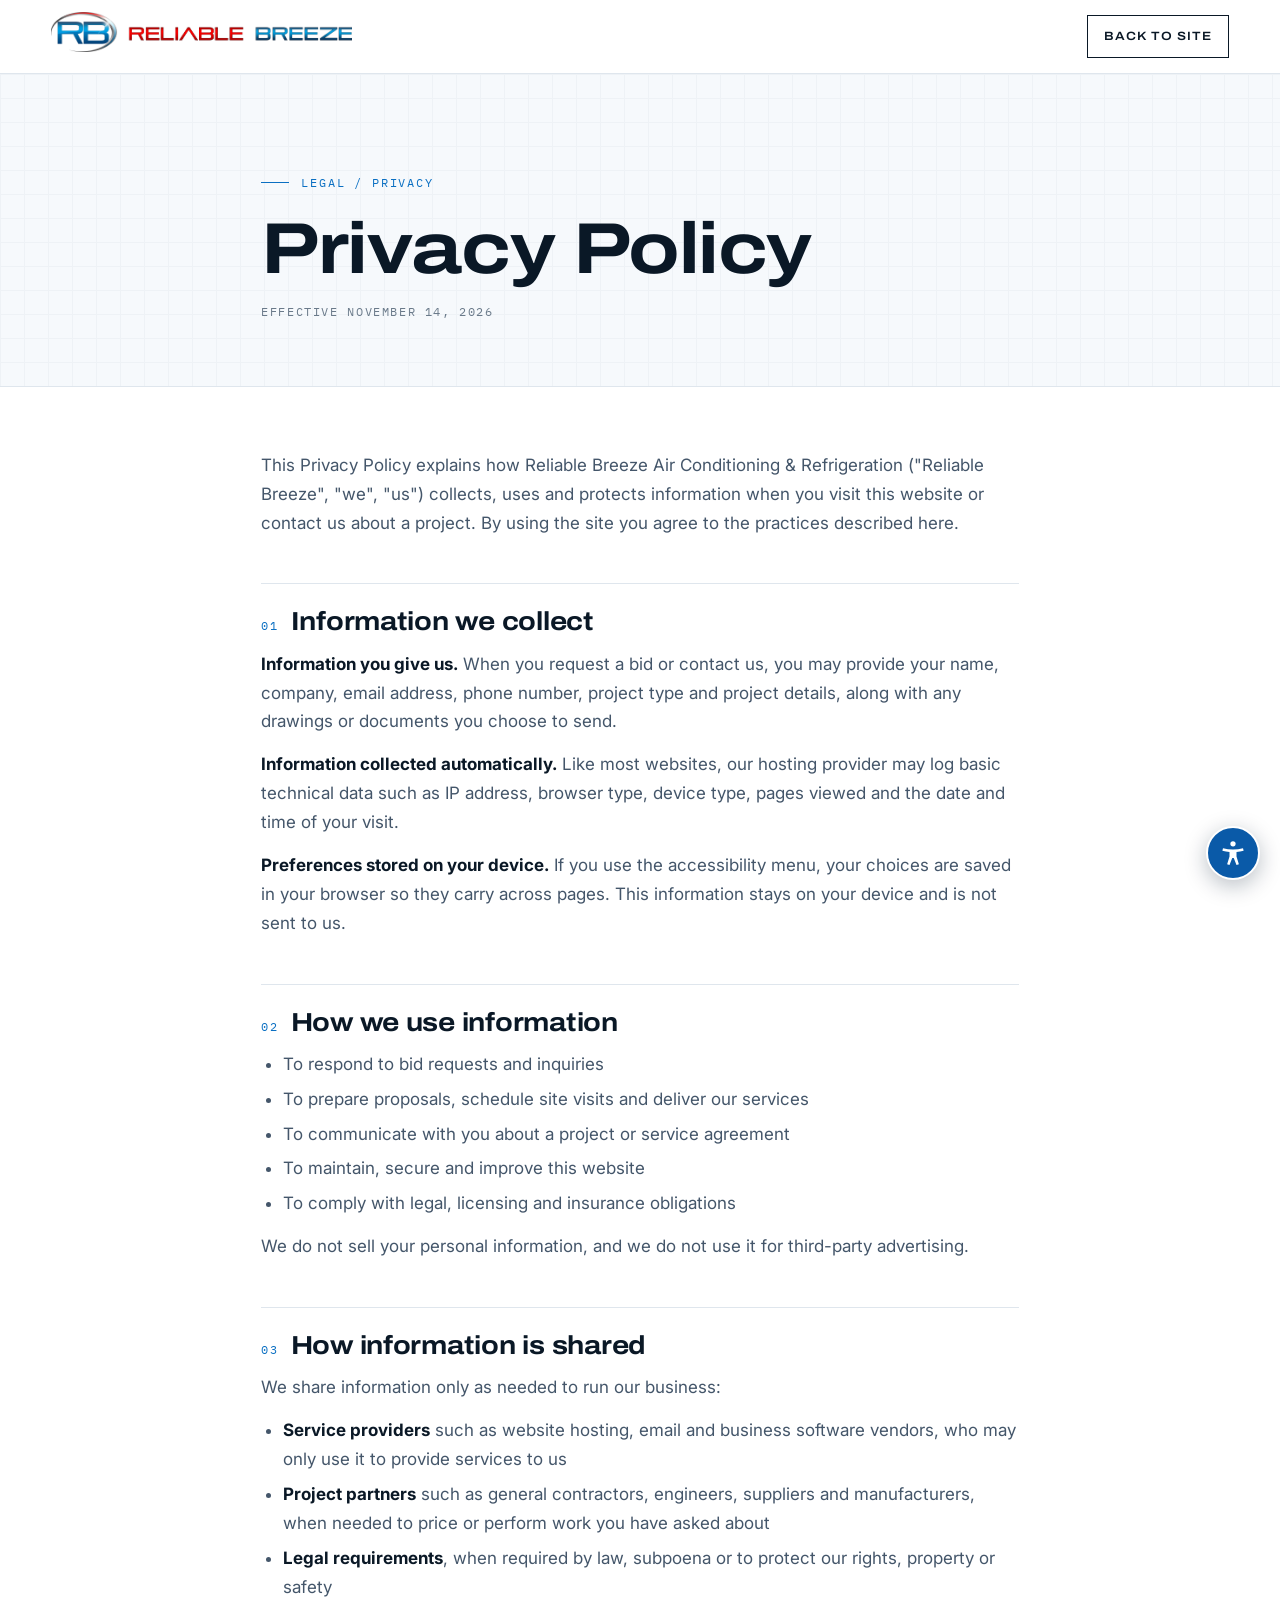
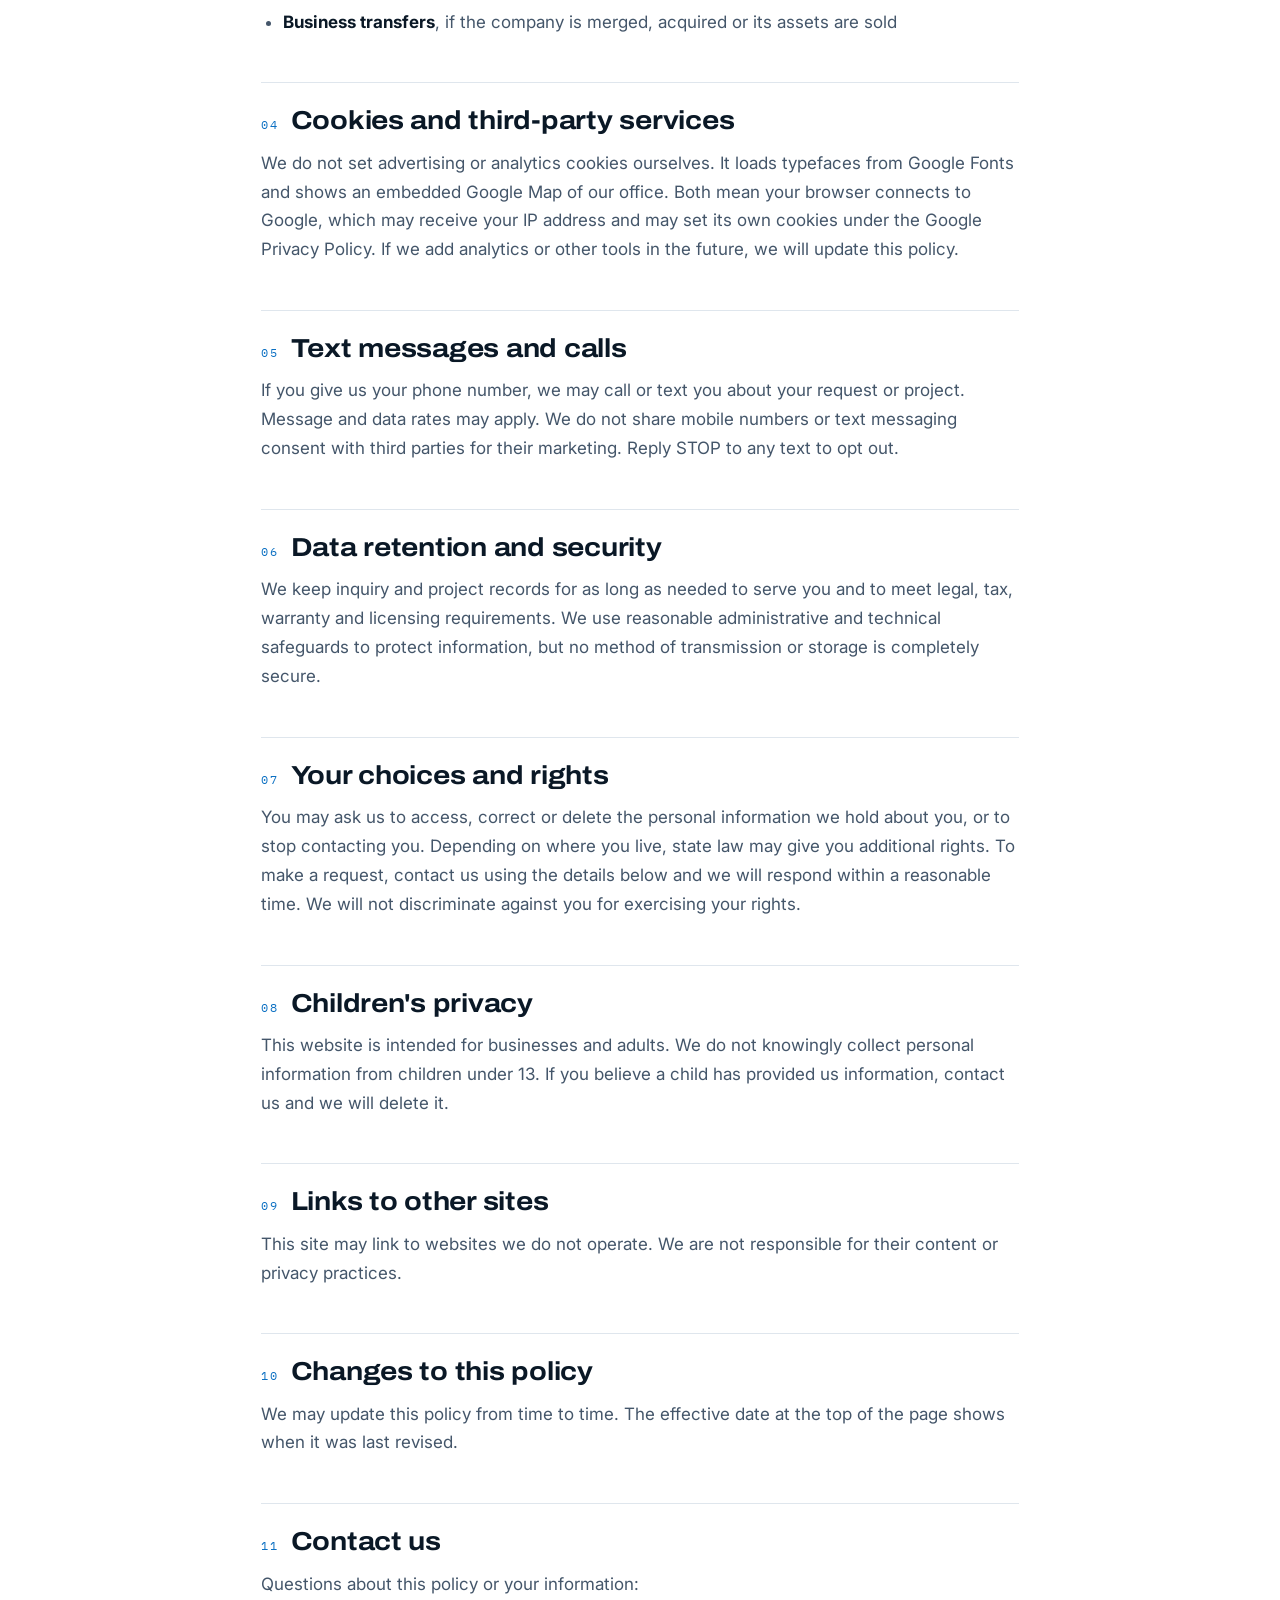
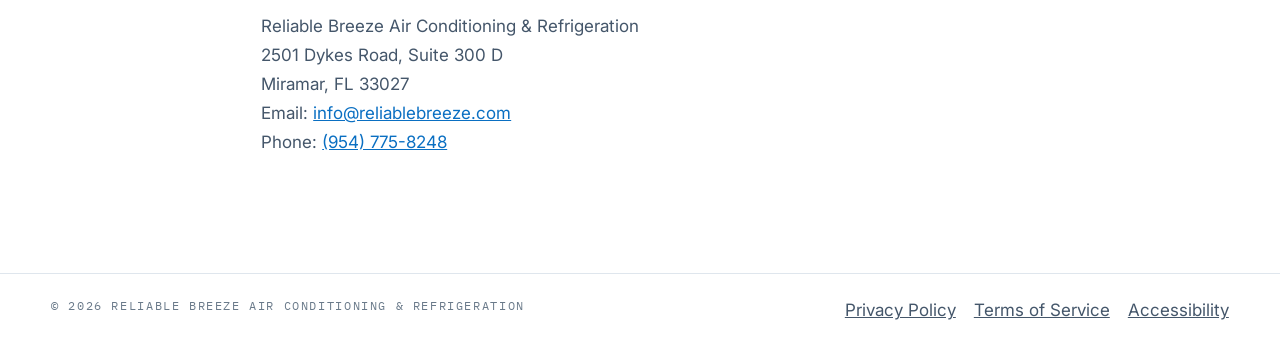
<file: privacy.html>
<!doctype html>
<html lang="en">
<head>
<meta charset="utf-8">
<meta name="viewport" content="width=device-width, initial-scale=1">
<title>Privacy Policy | Reliable Breeze</title>
<meta name="description" content="How Reliable Breeze collects, uses and protects information.">
<link rel="icon" href="assets/logo-mark.png">
<link rel="preconnect" href="https://fonts.googleapis.com">
<link rel="preconnect" href="https://fonts.gstatic.com" crossorigin>
<link href="https://fonts.googleapis.com/css2?family=Archivo:wdth,wght@62..125,300..800&family=IBM+Plex+Mono:wght@400;500&family=Inter:wght@400;500;600&display=swap" rel="stylesheet">
<link rel="stylesheet" href="legal.css">
</head>
<body>
<a class="skip" href="#content">Skip to content</a>
<header class="top"><div class="in">
  <a class="brand" href="index.html" aria-label="Reliable Breeze home"><picture><source media="(max-width:560px)" srcset="assets/logo-nav-stacked.png"><img src="assets/logo-nav.png" alt="Reliable Breeze Air Conditioning &amp; Refrigeration" width="346" height="46"></picture></a>
  <a class="back" href="index.html">Back to site</a>
</div></header>
<div class="doc-head"><div class="in">
  <span class="tag">Legal / Privacy</span>
  <h1>Privacy Policy</h1>
  <p class="mono">Effective November 14, 2026</p>
</div></div>
<main id="content"><div class="in">
<p>This Privacy Policy explains how Reliable Breeze Air Conditioning &amp; Refrigeration ("Reliable Breeze", "we", "us") collects, uses and protects information when you visit this website or contact us about a project. By using the site you agree to the practices described here.</p>
<h2><span>01</span>Information we collect</h2>
<p><strong>Information you give us.</strong> When you request a bid or contact us, you may provide your name, company, email address, phone number, project type and project details, along with any drawings or documents you choose to send.</p><p><strong>Information collected automatically.</strong> Like most websites, our hosting provider may log basic technical data such as IP address, browser type, device type, pages viewed and the date and time of your visit.</p><p><strong>Preferences stored on your device.</strong> If you use the accessibility menu, your choices are saved in your browser so they carry across pages. This information stays on your device and is not sent to us.</p>
<h2><span>02</span>How we use information</h2>
<ul><li>To respond to bid requests and inquiries</li><li>To prepare proposals, schedule site visits and deliver our services</li><li>To communicate with you about a project or service agreement</li><li>To maintain, secure and improve this website</li><li>To comply with legal, licensing and insurance obligations</li></ul><p>We do not sell your personal information, and we do not use it for third-party advertising.</p>
<h2><span>03</span>How information is shared</h2>
<p>We share information only as needed to run our business:</p><ul><li><strong>Service providers</strong> such as website hosting, email and business software vendors, who may only use it to provide services to us</li><li><strong>Project partners</strong> such as general contractors, engineers, suppliers and manufacturers, when needed to price or perform work you have asked about</li><li><strong>Legal requirements</strong>, when required by law, subpoena or to protect our rights, property or safety</li><li><strong>Business transfers</strong>, if the company is merged, acquired or its assets are sold</li></ul>
<h2><span>04</span>Cookies and third-party services</h2>
<p>We do not set advertising or analytics cookies ourselves. It loads typefaces from Google Fonts and shows an embedded Google Map of our office. Both mean your browser connects to Google, which may receive your IP address and may set its own cookies under the Google Privacy Policy. If we add analytics or other tools in the future, we will update this policy.</p>
<h2><span>05</span>Text messages and calls</h2>
<p>If you give us your phone number, we may call or text you about your request or project. Message and data rates may apply. We do not share mobile numbers or text messaging consent with third parties for their marketing. Reply STOP to any text to opt out.</p>
<h2><span>06</span>Data retention and security</h2>
<p>We keep inquiry and project records for as long as needed to serve you and to meet legal, tax, warranty and licensing requirements. We use reasonable administrative and technical safeguards to protect information, but no method of transmission or storage is completely secure.</p>
<h2><span>07</span>Your choices and rights</h2>
<p>You may ask us to access, correct or delete the personal information we hold about you, or to stop contacting you. Depending on where you live, state law may give you additional rights. To make a request, contact us using the details below and we will respond within a reasonable time. We will not discriminate against you for exercising your rights.</p>
<h2><span>08</span>Children's privacy</h2>
<p>This website is intended for businesses and adults. We do not knowingly collect personal information from children under 13. If you believe a child has provided us information, contact us and we will delete it.</p>
<h2><span>09</span>Links to other sites</h2>
<p>This site may link to websites we do not operate. We are not responsible for their content or privacy practices.</p>
<h2><span>10</span>Changes to this policy</h2>
<p>We may update this policy from time to time. The effective date at the top of the page shows when it was last revised.</p>
<h2><span>11</span>Contact us</h2>
<p>Questions about this policy or your information:</p><p>Reliable Breeze Air Conditioning &amp; Refrigeration<br>2501 Dykes Road, Suite 300 D<br>Miramar, FL 33027<br>Email: <a href="mailto:info@reliablebreeze.com">info@reliablebreeze.com</a><br>Phone: <a href="tel:+19547758248">(954) 775-8248</a></p>
</div></main>
<footer><div class="in">
  <span class="mono">&copy; 2026 Reliable Breeze Air Conditioning &amp; Refrigeration</span>
  <span><a href="privacy.html">Privacy Policy</a><a href="terms.html">Terms of Service</a><a href="accessibility.html">Accessibility</a></span>
</div></footer>
<script src="a11y.js"></script>
</body>
</html>
</file>
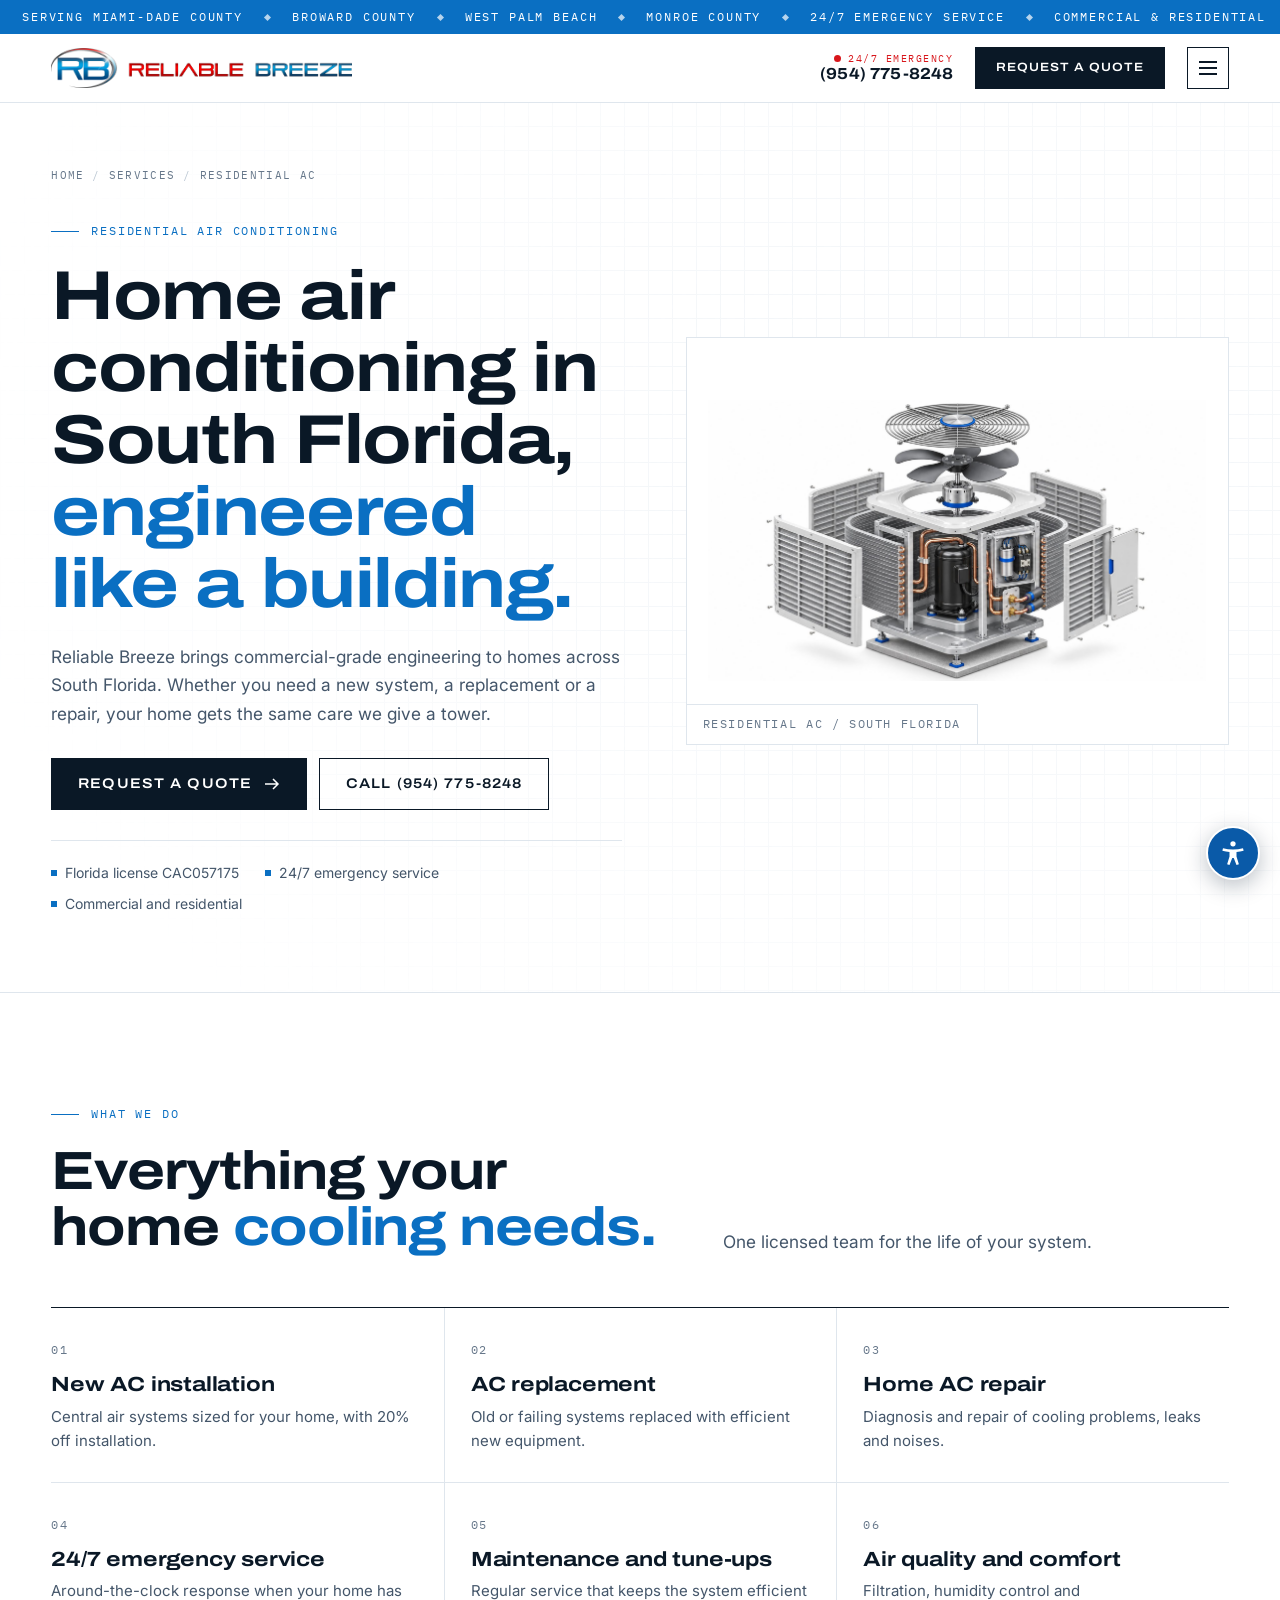
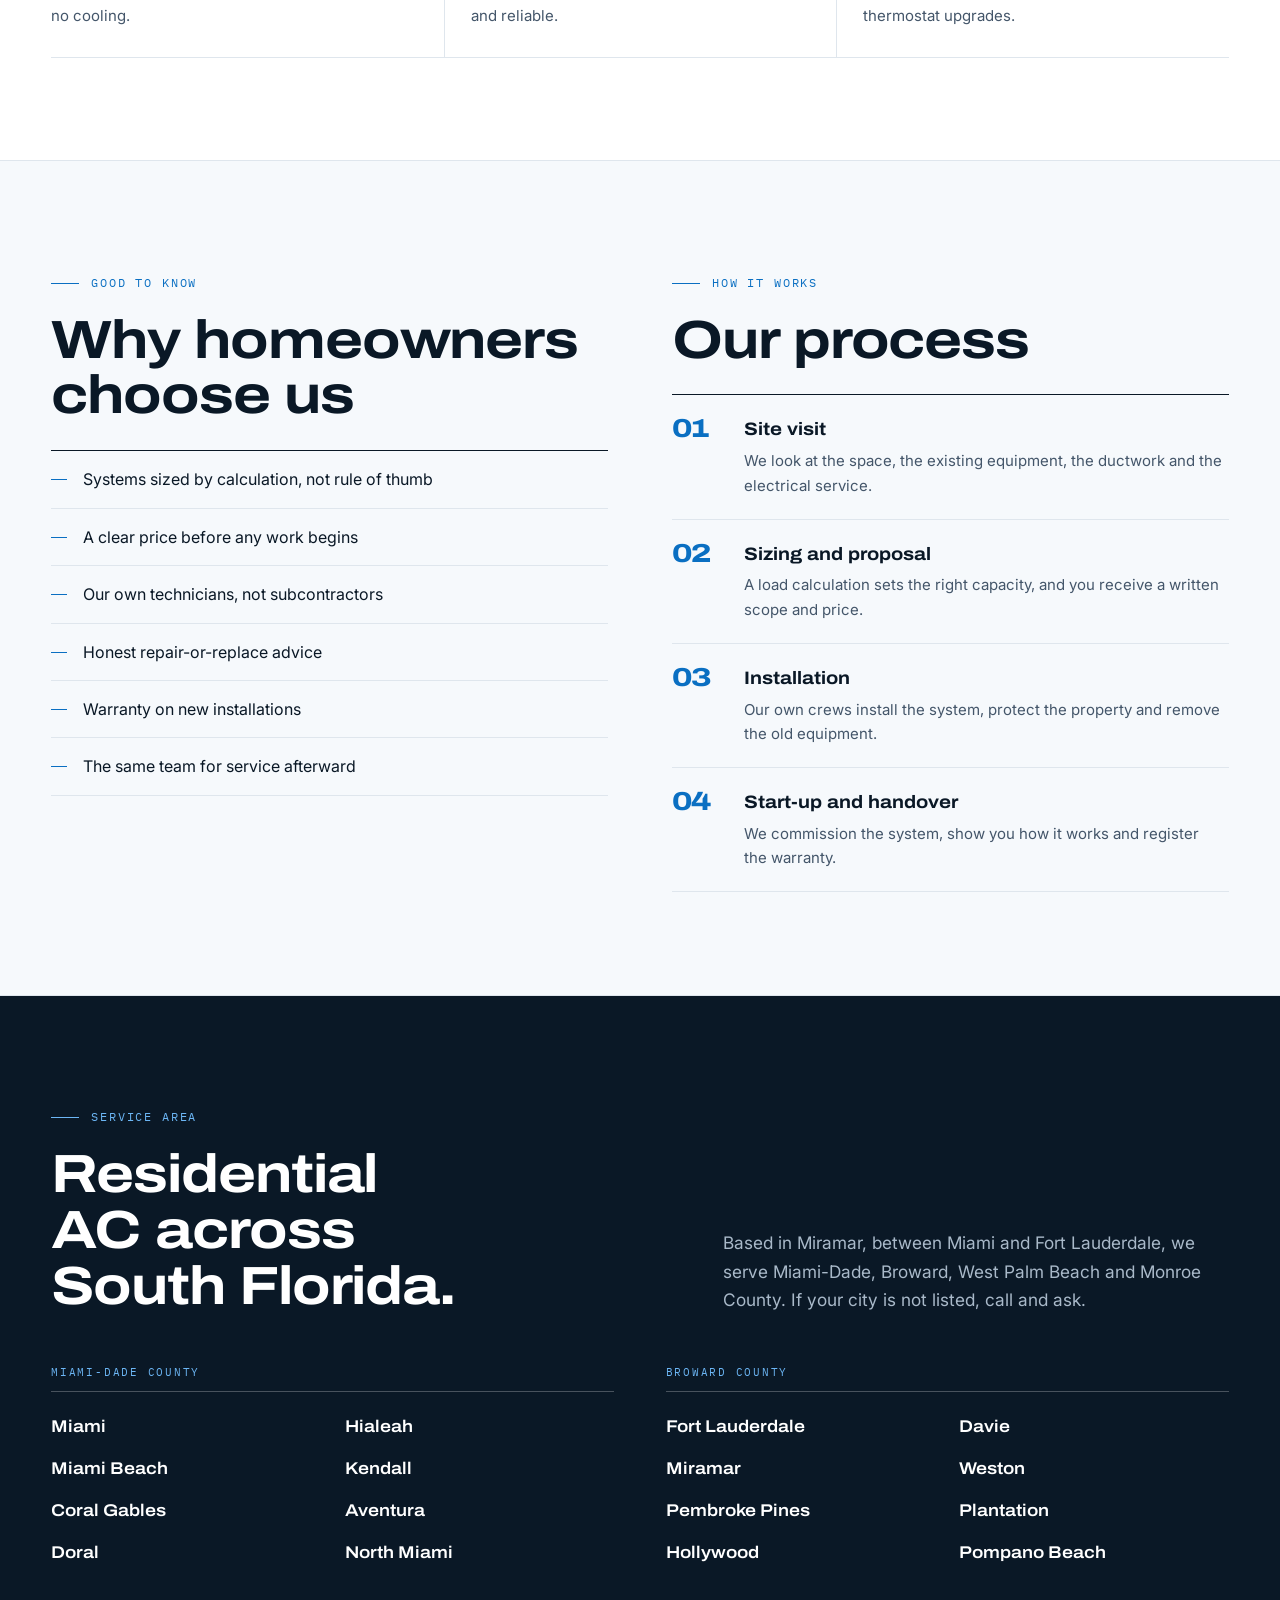
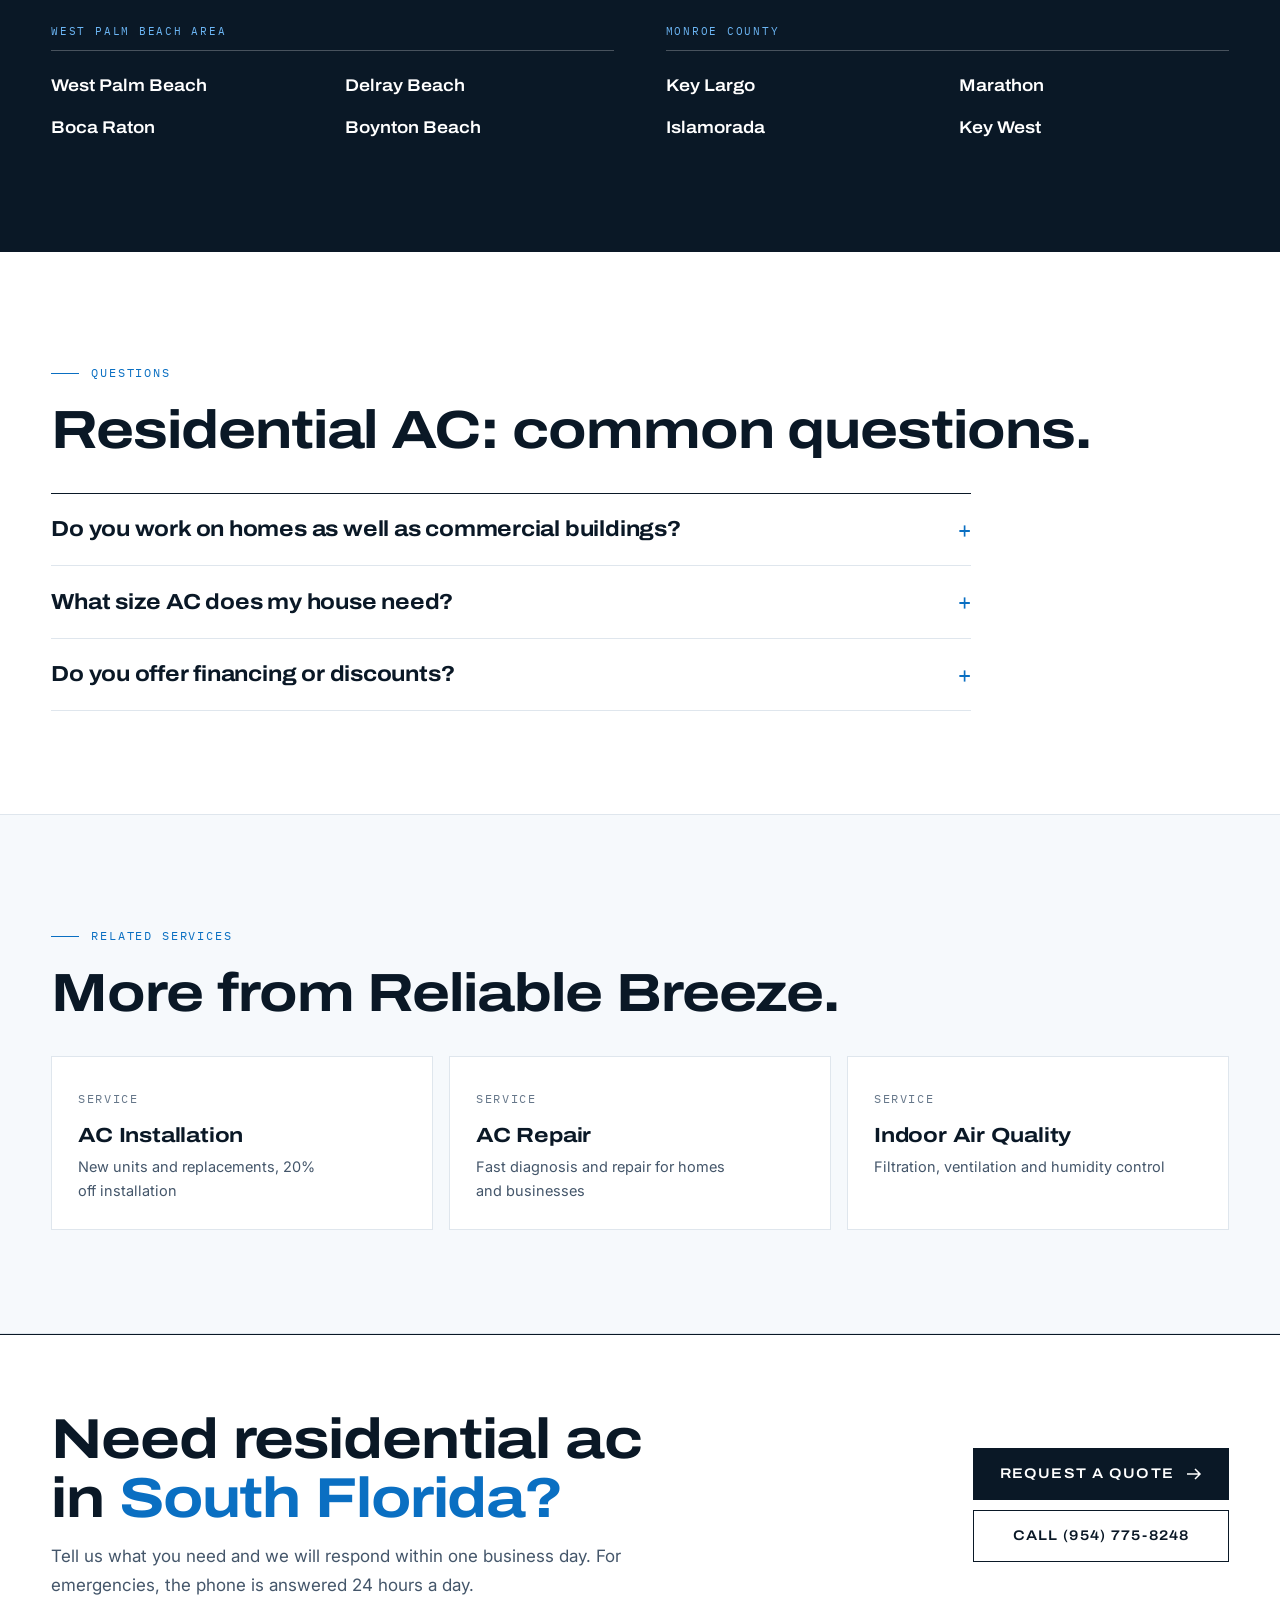
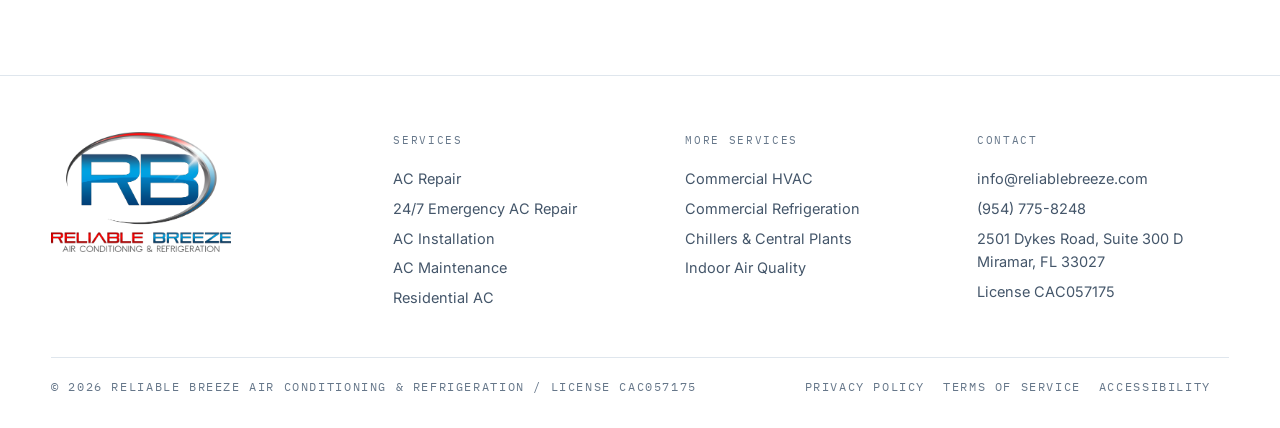
<file: residential-ac.html>
<!doctype html>
<html lang="en">
<head>
<meta charset="utf-8">
<meta name="viewport" content="width=device-width, initial-scale=1">
<title>Residential AC Services in Miami &amp; Fort Lauderdale | Reliable Breeze</title>
<meta name="description" content="Residential air conditioning in Miami, Fort Lauderdale and South Florida. Home AC installation, replacement, repair and maintenance from a licensed HVAC contractor. Call (954) 775-8248.">
<meta property="og:title" content="Residential AC Services in Miami &amp; Fort Lauderdale | Reliable Breeze">
<meta property="og:description" content="Residential air conditioning in Miami, Fort Lauderdale and South Florida. Home AC installation, replacement, repair and maintenance from a licensed HVAC contractor. Call (954) 775-8248.">
<meta property="og:type" content="website">
<meta property="og:image" content="https://reliablebreeze.com/assets/res-exploded.jpg">
<link rel="icon" href="assets/logo-mark.png">
<link rel="preconnect" href="https://fonts.googleapis.com">
<link rel="preconnect" href="https://fonts.gstatic.com" crossorigin>
<link href="https://fonts.googleapis.com/css2?family=Archivo:wdth,wght@62..125,300..800&family=IBM+Plex+Mono:wght@400;500&family=Inter:wght@400;500;600&display=swap" rel="stylesheet">
<link rel="stylesheet" href="service.css?v=3">
<link rel="stylesheet" href="nav.css?v=4">
<script type="application/ld+json">{"@context": "https://schema.org", "@graph": [{"@type": "HVACBusiness", "@id": "https://reliablebreeze.com/#business", "name": "Reliable Breeze Air Conditioning & Refrigeration", "url": "https://reliablebreeze.com/", "telephone": "+1-954-775-8248", "email": "info@reliablebreeze.com", "image": "https://reliablebreeze.com/assets/logo-full.png", "address": {"@type": "PostalAddress", "streetAddress": "2501 Dykes Road, Suite 300 D", "addressLocality": "Miramar", "addressRegion": "FL", "postalCode": "33027", "addressCountry": "US"}, "openingHoursSpecification": [{"@type": "OpeningHoursSpecification", "dayOfWeek": ["Monday", "Tuesday", "Wednesday", "Thursday", "Friday"], "opens": "09:00", "closes": "17:00"}, {"@type": "OpeningHoursSpecification", "dayOfWeek": "Saturday", "opens": "10:00", "closes": "14:00"}], "areaServed": [{"@type": "City", "name": "Miami, FL"}, {"@type": "City", "name": "Miami Beach, FL"}, {"@type": "City", "name": "Coral Gables, FL"}, {"@type": "City", "name": "Doral, FL"}, {"@type": "City", "name": "Hialeah, FL"}, {"@type": "City", "name": "Kendall, FL"}, {"@type": "City", "name": "Aventura, FL"}, {"@type": "City", "name": "North Miami, FL"}, {"@type": "City", "name": "Fort Lauderdale, FL"}, {"@type": "City", "name": "Miramar, FL"}, {"@type": "City", "name": "Pembroke Pines, FL"}, {"@type": "City", "name": "Hollywood, FL"}, {"@type": "City", "name": "Davie, FL"}, {"@type": "City", "name": "Weston, FL"}, {"@type": "City", "name": "Plantation, FL"}, {"@type": "City", "name": "Pompano Beach, FL"}, {"@type": "City", "name": "West Palm Beach, FL"}, {"@type": "City", "name": "Boca Raton, FL"}, {"@type": "City", "name": "Delray Beach, FL"}, {"@type": "City", "name": "Boynton Beach, FL"}, {"@type": "City", "name": "Key Largo, FL"}, {"@type": "City", "name": "Islamorada, FL"}, {"@type": "City", "name": "Marathon, FL"}, {"@type": "City", "name": "Key West, FL"}]}, {"@type": "Service", "name": "Residential AC", "serviceType": "Residential AC", "description": "Residential air conditioning in Miami, Fort Lauderdale and South Florida. Home AC installation, replacement, repair and maintenance from a licensed HVAC contractor. Call (954) 775-8248.", "url": "https://reliablebreeze.com/residential-ac.html", "provider": {"@id": "https://reliablebreeze.com/#business"}, "areaServed": ["Miami-Dade County, FL", "Broward County, FL", "West Palm Beach, FL", "Monroe County, FL"]}, {"@type": "FAQPage", "mainEntity": [{"@type": "Question", "name": "Do you work on homes as well as commercial buildings?", "acceptedAnswer": {"@type": "Answer", "text": "Yes. We install, repair and maintain residential air conditioning throughout Miami-Dade and Broward, alongside our commercial work."}}, {"@type": "Question", "name": "What size AC does my house need?", "acceptedAnswer": {"@type": "Answer", "text": "It depends on more than square footage. We calculate the cooling load using your home's layout, insulation, windows and orientation, then recommend the right capacity."}}, {"@type": "Question", "name": "Do you offer financing or discounts?", "acceptedAnswer": {"@type": "Answer", "text": "New AC unit installations currently receive 20% off the installation. Ask us about current offers and terms when you request a quote."}}]}, {"@type": "BreadcrumbList", "itemListElement": [{"@type": "ListItem", "position": 1, "name": "Home", "item": "https://reliablebreeze.com/"}, {"@type": "ListItem", "position": 2, "name": "Residential AC", "item": "https://reliablebreeze.com/residential-ac.html"}]}]}</script>
</head>
<body>
<a class="skip" href="#content">Skip to content</a>
<div class="areabar" role="note" aria-label="Serving Miami-Dade County, Broward County, West Palm Beach and Monroe County"><div class="areabar-track"><div class="areabar-run"><span>Serving Miami-Dade County</span><span>Broward County</span><span>West Palm Beach</span><span>Monroe County</span><span>24/7 Emergency Service</span><span>Commercial &amp; Residential</span></div><div class="areabar-run" aria-hidden="true"><span>Serving Miami-Dade County</span><span>Broward County</span><span>West Palm Beach</span><span>Monroe County</span><span>24/7 Emergency Service</span><span>Commercial &amp; Residential</span></div></div></div>
<header class="nav">
  <div class="wrap">
    <a class="brand" href="index.html" aria-label="Reliable Breeze home"><picture><source media="(max-width:560px)" srcset="assets/logo-nav-stacked.png"><img src="assets/logo-nav.png" alt="Reliable Breeze Air Conditioning &amp; Refrigeration" width="346" height="46"></picture></a>
    <nav class="nav-links" aria-label="Primary">
      <a href="index.html#approach">Approach</a>
      <div class="dd"><button type="button" class="dd-btn" aria-expanded="false" aria-controls="dd-services">Services <svg viewBox="0 0 10 10" fill="none" stroke="currentColor" stroke-width="1.6"><path d="M1 3l4 4 4-4"/></svg></button><div class="dd-panel" id="dd-services"><a href="ac-repair.html"><b>AC Repair</b><span>Fast diagnosis and repair for homes and businesses</span></a><a href="emergency-ac-repair.html"><b>24/7 Emergency AC Repair</b><span>Day or night, commercial and residential</span></a><a href="ac-installation.html"><b>AC Installation</b><span>New units and replacements, 20% off installation</span></a><a href="ac-maintenance.html"><b>AC Maintenance</b><span>Tune-ups and planned maintenance agreements</span></a><a href="residential-ac.html"><b>Residential AC</b><span>Home cooling installed and serviced properly</span></a><a href="commercial-hvac.html"><b>Commercial HVAC</b><span>Design-build for offices, retail and facilities</span></a><a href="commercial-refrigeration.html"><b>Commercial Refrigeration</b><span>Walk-ins, cold storage and process cooling</span></a><a href="chillers-central-plants.html"><b>Chillers & Central Plants</b><span>Chilled water systems for large buildings</span></a><a href="indoor-air-quality.html"><b>Indoor Air Quality</b><span>Filtration, ventilation and humidity control</span></a><a class="dd-all" href="index.html#services">All services</a></div></div>
      <a href="index.html#emergency">24/7 Repair</a>
      <a href="index.html#sectors">Sectors</a>
      <a href="index.html#process">Process</a>
      <a href="index.html#partner">Why us</a>
    </nav>
    <div class="nav-cta">
      <a class="nav-phone" href="tel:+19547758248" aria-label="Call our 24/7 emergency line, (954) 775-8248"><small><i class="live"></i>24/7 Emergency</small><b>(954) 775-8248</b></a>
      <a class="btn" href="contact.html?need=install&amp;property=home">Request a quote</a>
    </div>
  </div>
</header>

<main id="content">
<section class="s-hero">
  <div class="wrap">
    <div>
      <p class="crumbs"><a href="index.html">Home</a><span>/</span><a href="index.html#services">Services</a><span>/</span>Residential AC</p>
      <span class="tag">Residential air conditioning</span>
      <h1>Home air conditioning in South Florida, <span class="blue">engineered like a building.</span></h1>
      <p class="lede">Reliable Breeze brings commercial-grade engineering to homes across South Florida. Whether you need a new system, a replacement or a repair, your home gets the same care we give a tower.</p>
      <div class="cta">
        <a class="btn" href="contact.html?need=install&amp;property=home">Request a quote <svg viewBox="0 0 16 16" fill="none" stroke="currentColor" stroke-width="1.5"><path d="M1 8h13M9 3l5 5-5 5"/></svg></a>
        <a class="btn ghost" href="tel:+19547758248">Call (954) 775-8248</a>
      </div>
      <div class="facts"><span>Florida license CAC057175</span><span>24/7 emergency service</span><span>Commercial and residential</span></div>
    </div>
    <figure class="s-figure contain"><img src="assets/res-exploded.jpg" alt="Exploded view of a residential air conditioner showing its internal components" fetchpriority="high"><figcaption class="mono">Residential AC / South Florida</figcaption></figure>
  </div>
</section>

<section class="sec">
  <div class="wrap">
    <div class="sec-head"><div><span class="tag">What we do</span><h2>Everything your home <span class="blue">cooling needs.</span></h2></div><p class="lede">One licensed team for the life of your system.</p></div>
    <div class="grid3"><div><span class="mono">01</span><h3>New AC installation</h3><p>Central air systems sized for your home, with 20% off installation.</p></div><div><span class="mono">02</span><h3>AC replacement</h3><p>Old or failing systems replaced with efficient new equipment.</p></div><div><span class="mono">03</span><h3>Home AC repair</h3><p>Diagnosis and repair of cooling problems, leaks and noises.</p></div><div><span class="mono">04</span><h3>24/7 emergency service</h3><p>Around-the-clock response when your home has no cooling.</p></div><div><span class="mono">05</span><h3>Maintenance and tune-ups</h3><p>Regular service that keeps the system efficient and reliable.</p></div><div><span class="mono">06</span><h3>Air quality and comfort</h3><p>Filtration, humidity control and thermostat upgrades.</p></div></div>
  </div>
</section>

<section class="sec wash">
  <div class="wrap split">
    <div><span class="tag">Good to know</span><h2 style="margin-top:20px">Why homeowners choose us</h2><ul class="checks"><li>Systems sized by calculation, not rule of thumb</li><li>A clear price before any work begins</li><li>Our own technicians, not subcontractors</li><li>Honest repair-or-replace advice</li><li>Warranty on new installations</li><li>The same team for service afterward</li></ul></div>
    <div><span class="tag">How it works</span><h2 style="margin-top:20px">Our process</h2><ol class="steps"><li><div><b>Site visit</b><p>We look at the space, the existing equipment, the ductwork and the electrical service.</p></div></li><li><div><b>Sizing and proposal</b><p>A load calculation sets the right capacity, and you receive a written scope and price.</p></div></li><li><div><b>Installation</b><p>Our own crews install the system, protect the property and remove the old equipment.</p></div></li><li><div><b>Start-up and handover</b><p>We commission the system, show you how it works and register the warranty.</p></div></li></ol></div>
  </div>
</section>

<section class="sec areas">
  <div class="wrap">
    <div class="sec-head"><div><span class="tag">Service area</span><h2>Residential AC across South Florida.</h2></div><p class="lede">Based in Miramar, between Miami and Fort Lauderdale, we serve Miami-Dade, Broward, West Palm Beach and Monroe County. If your city is not listed, call and ask.</p></div>
    <div class="area-cols">
      <div><h3>Miami-Dade County</h3><ul><li>Miami</li><li>Miami Beach</li><li>Coral Gables</li><li>Doral</li><li>Hialeah</li><li>Kendall</li><li>Aventura</li><li>North Miami</li></ul></div>
      <div><h3>Broward County</h3><ul><li>Fort Lauderdale</li><li>Miramar</li><li>Pembroke Pines</li><li>Hollywood</li><li>Davie</li><li>Weston</li><li>Plantation</li><li>Pompano Beach</li></ul></div>
      <div><h3>West Palm Beach area</h3><ul><li>West Palm Beach</li><li>Boca Raton</li><li>Delray Beach</li><li>Boynton Beach</li></ul></div>
      <div><h3>Monroe County</h3><ul><li>Key Largo</li><li>Islamorada</li><li>Marathon</li><li>Key West</li></ul></div>
    </div>
  </div>
</section>

<section class="sec">
  <div class="wrap">
    <span class="tag">Questions</span>
    <h2 style="margin:20px 0 34px">Residential AC: common questions.</h2>
    <div class="faq"><details><summary>Do you work on homes as well as commercial buildings?</summary><p>Yes. We install, repair and maintain residential air conditioning throughout Miami-Dade and Broward, alongside our commercial work.</p></details><details><summary>What size AC does my house need?</summary><p>It depends on more than square footage. We calculate the cooling load using your home's layout, insulation, windows and orientation, then recommend the right capacity.</p></details><details><summary>Do you offer financing or discounts?</summary><p>New AC unit installations currently receive 20% off the installation. Ask us about current offers and terms when you request a quote.</p></details></div>
  </div>
</section>

<section class="sec wash">
  <div class="wrap">
    <span class="tag">Related services</span>
    <h2 style="margin:20px 0 34px">More from Reliable Breeze.</h2>
    <div class="related"><a href="ac-installation.html"><span class="mono">Service</span><h3>AC Installation</h3><p>New units and replacements, 20% off installation</p></a><a href="ac-repair.html"><span class="mono">Service</span><h3>AC Repair</h3><p>Fast diagnosis and repair for homes and businesses</p></a><a href="indoor-air-quality.html"><span class="mono">Service</span><h3>Indoor Air Quality</h3><p>Filtration, ventilation and humidity control</p></a></div>
  </div>
</section>

<section class="cta-band">
  <div class="wrap">
    <div><h2>Need residential ac in <span class="blue">South Florida?</span></h2><p>Tell us what you need and we will respond within one business day. For emergencies, the phone is answered 24 hours a day.</p></div>
    <div class="btns"><a class="btn" href="contact.html?need=install&amp;property=home">Request a quote <svg viewBox="0 0 16 16" fill="none" stroke="currentColor" stroke-width="1.5"><path d="M1 8h13M9 3l5 5-5 5"/></svg></a><a class="btn ghost" href="tel:+19547758248">Call (954) 775-8248</a></div>
  </div>
</section>
</main>

<footer>
  <div class="wrap">
    <div class="foot">
      <div><img src="assets/logo-full.png" alt="Reliable Breeze Air Conditioning &amp; Refrigeration" loading="lazy"></div>
      <div><h4>Services</h4><a href="ac-repair.html">AC Repair</a><a href="emergency-ac-repair.html">24/7 Emergency AC Repair</a><a href="ac-installation.html">AC Installation</a><a href="ac-maintenance.html">AC Maintenance</a><a href="residential-ac.html">Residential AC</a></div>
      <div><h4>More services</h4><a href="commercial-hvac.html">Commercial HVAC</a><a href="commercial-refrigeration.html">Commercial Refrigeration</a><a href="chillers-central-plants.html">Chillers &amp; Central Plants</a><a href="indoor-air-quality.html">Indoor Air Quality</a></div>
      <div><h4>Contact</h4><a href="mailto:info@reliablebreeze.com">info@reliablebreeze.com</a><a href="tel:+19547758248">(954) 775-8248</a><p>2501 Dykes Road, Suite 300 D<br>Miramar, FL 33027</p><p>License CAC057175</p></div>
    </div>
    <div class="legal mono"><span>&copy; 2026 Reliable Breeze Air Conditioning &amp; Refrigeration / License CAC057175</span><span><a href="privacy.html">Privacy Policy</a><a href="terms.html">Terms of Service</a><a href="accessibility.html">Accessibility</a></span></div>
  </div>
</footer>
<script src="nav.js?v=3"></script>
<script src="a11y.js"></script>
</body>
</html>
</file>
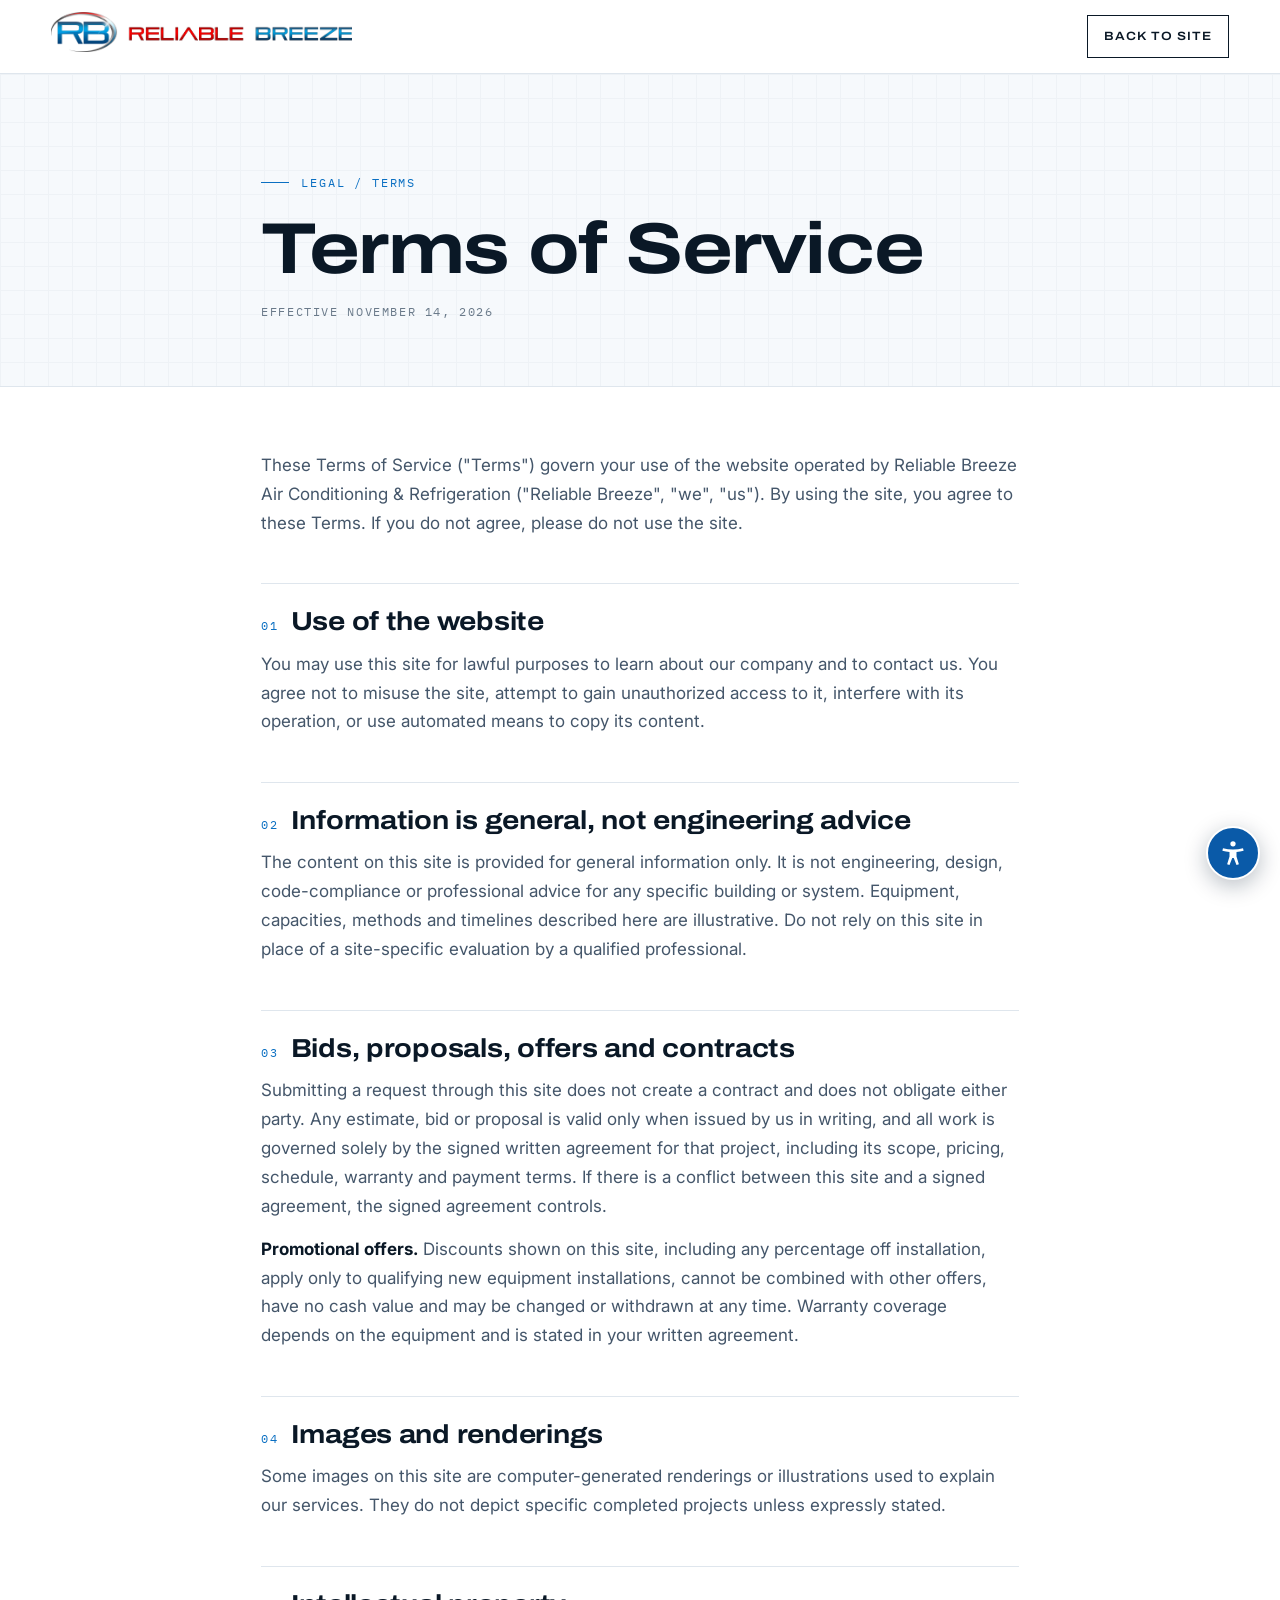
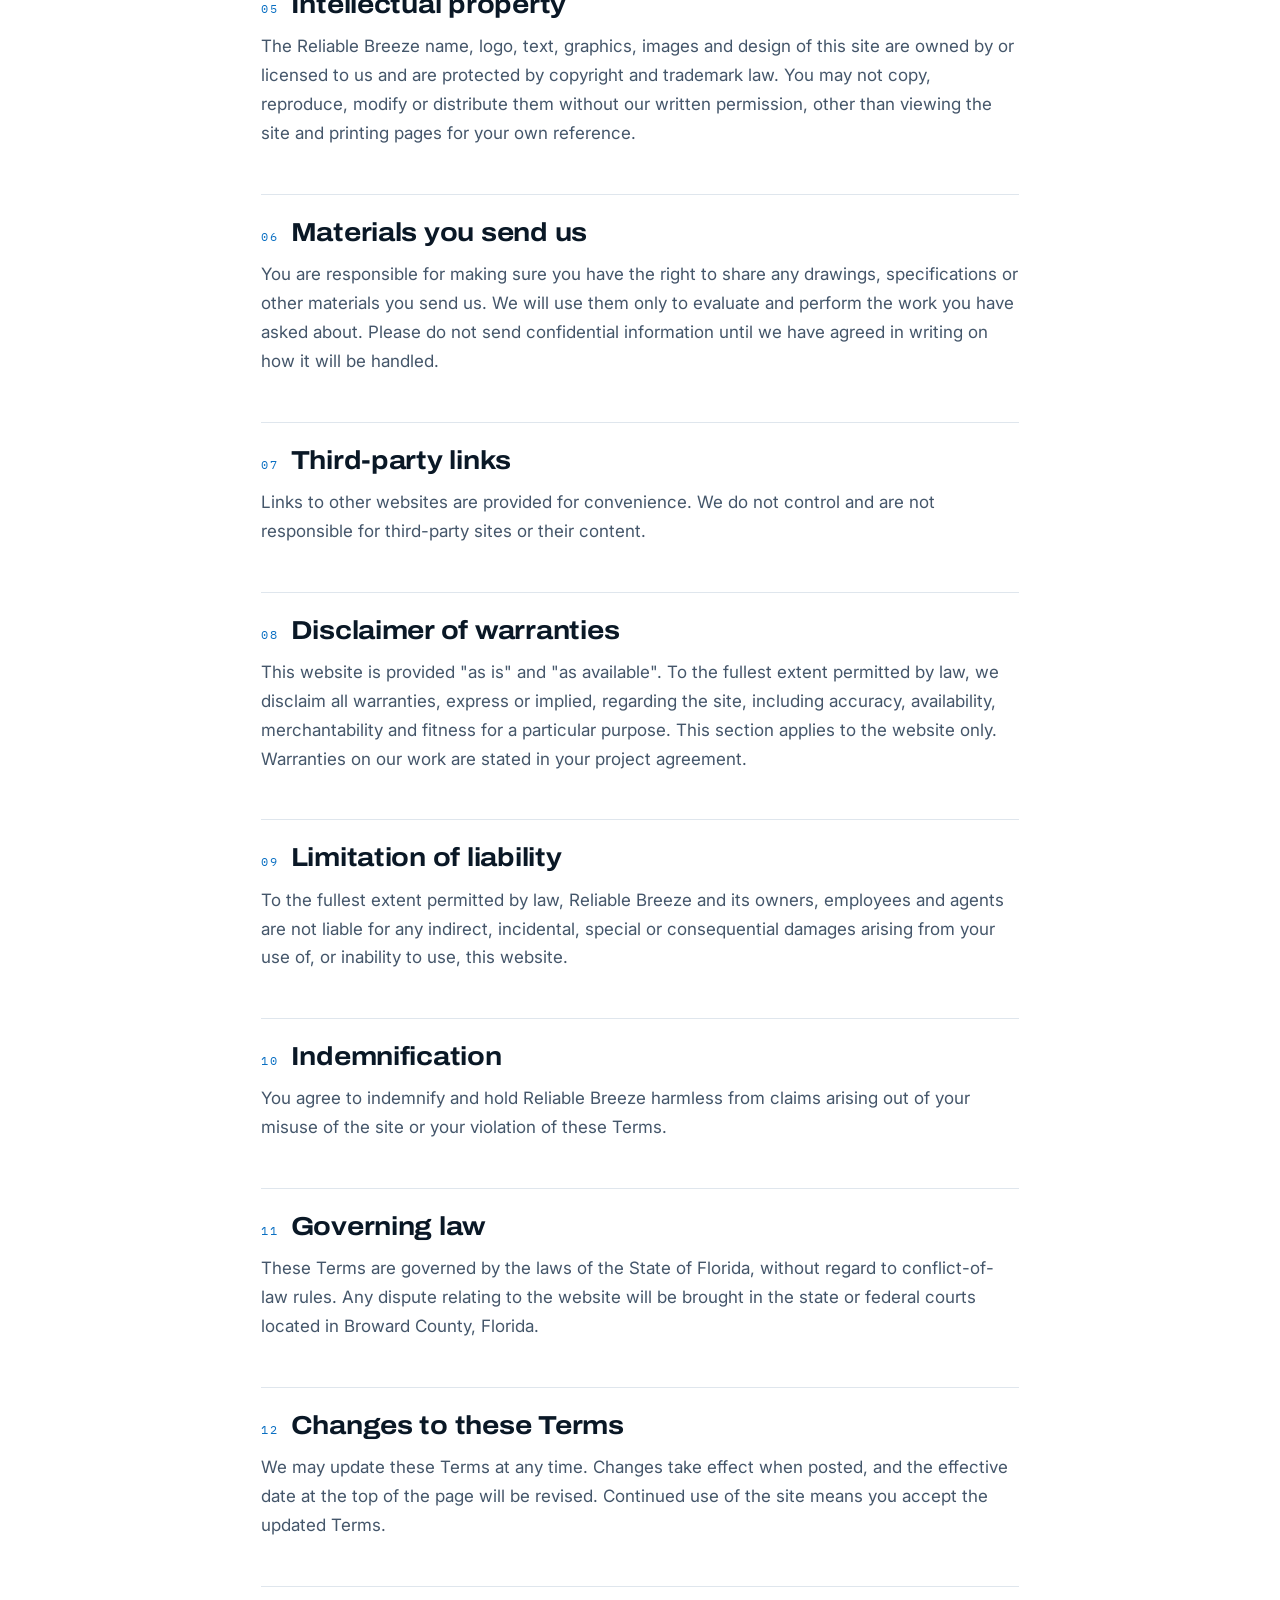
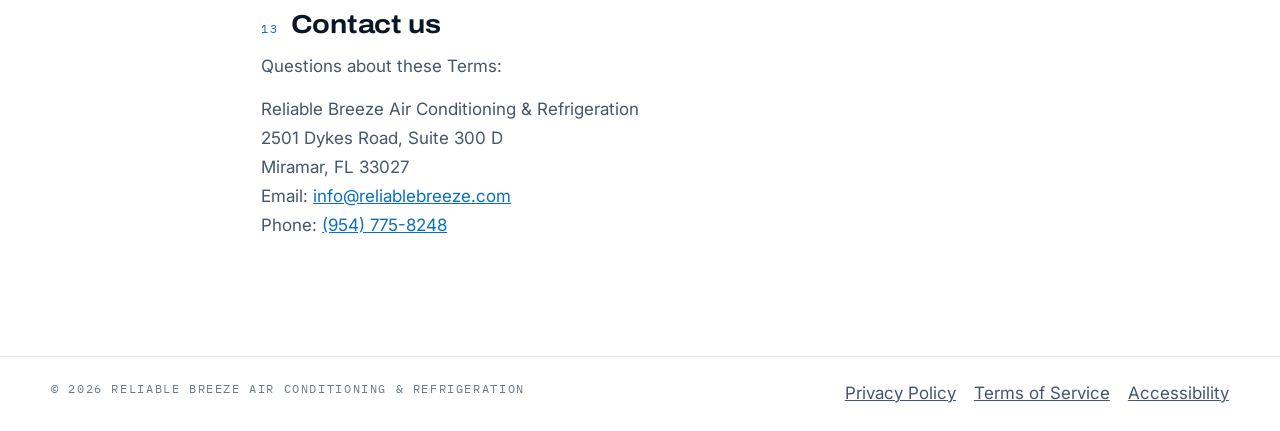
<file: terms.html>
<!doctype html>
<html lang="en">
<head>
<meta charset="utf-8">
<meta name="viewport" content="width=device-width, initial-scale=1">
<title>Terms of Service | Reliable Breeze</title>
<meta name="description" content="Terms governing use of the Reliable Breeze website.">
<link rel="icon" href="assets/logo-mark.png">
<link rel="preconnect" href="https://fonts.googleapis.com">
<link rel="preconnect" href="https://fonts.gstatic.com" crossorigin>
<link href="https://fonts.googleapis.com/css2?family=Archivo:wdth,wght@62..125,300..800&family=IBM+Plex+Mono:wght@400;500&family=Inter:wght@400;500;600&display=swap" rel="stylesheet">
<link rel="stylesheet" href="legal.css">
</head>
<body>
<a class="skip" href="#content">Skip to content</a>
<header class="top"><div class="in">
  <a class="brand" href="index.html" aria-label="Reliable Breeze home"><picture><source media="(max-width:560px)" srcset="assets/logo-nav-stacked.png"><img src="assets/logo-nav.png" alt="Reliable Breeze Air Conditioning &amp; Refrigeration" width="346" height="46"></picture></a>
  <a class="back" href="index.html">Back to site</a>
</div></header>
<div class="doc-head"><div class="in">
  <span class="tag">Legal / Terms</span>
  <h1>Terms of Service</h1>
  <p class="mono">Effective November 14, 2026</p>
</div></div>
<main id="content"><div class="in">
<p>These Terms of Service ("Terms") govern your use of the website operated by Reliable Breeze Air Conditioning &amp; Refrigeration ("Reliable Breeze", "we", "us"). By using the site, you agree to these Terms. If you do not agree, please do not use the site.</p>
<h2><span>01</span>Use of the website</h2>
<p>You may use this site for lawful purposes to learn about our company and to contact us. You agree not to misuse the site, attempt to gain unauthorized access to it, interfere with its operation, or use automated means to copy its content.</p>
<h2><span>02</span>Information is general, not engineering advice</h2>
<p>The content on this site is provided for general information only. It is not engineering, design, code-compliance or professional advice for any specific building or system. Equipment, capacities, methods and timelines described here are illustrative. Do not rely on this site in place of a site-specific evaluation by a qualified professional.</p>
<h2><span>03</span>Bids, proposals, offers and contracts</h2>
<p>Submitting a request through this site does not create a contract and does not obligate either party. Any estimate, bid or proposal is valid only when issued by us in writing, and all work is governed solely by the signed written agreement for that project, including its scope, pricing, schedule, warranty and payment terms. If there is a conflict between this site and a signed agreement, the signed agreement controls.</p><p><strong>Promotional offers.</strong> Discounts shown on this site, including any percentage off installation, apply only to qualifying new equipment installations, cannot be combined with other offers, have no cash value and may be changed or withdrawn at any time. Warranty coverage depends on the equipment and is stated in your written agreement.</p>
<h2><span>04</span>Images and renderings</h2>
<p>Some images on this site are computer-generated renderings or illustrations used to explain our services. They do not depict specific completed projects unless expressly stated.</p>
<h2><span>05</span>Intellectual property</h2>
<p>The Reliable Breeze name, logo, text, graphics, images and design of this site are owned by or licensed to us and are protected by copyright and trademark law. You may not copy, reproduce, modify or distribute them without our written permission, other than viewing the site and printing pages for your own reference.</p>
<h2><span>06</span>Materials you send us</h2>
<p>You are responsible for making sure you have the right to share any drawings, specifications or other materials you send us. We will use them only to evaluate and perform the work you have asked about. Please do not send confidential information until we have agreed in writing on how it will be handled.</p>
<h2><span>07</span>Third-party links</h2>
<p>Links to other websites are provided for convenience. We do not control and are not responsible for third-party sites or their content.</p>
<h2><span>08</span>Disclaimer of warranties</h2>
<p>This website is provided "as is" and "as available". To the fullest extent permitted by law, we disclaim all warranties, express or implied, regarding the site, including accuracy, availability, merchantability and fitness for a particular purpose. This section applies to the website only. Warranties on our work are stated in your project agreement.</p>
<h2><span>09</span>Limitation of liability</h2>
<p>To the fullest extent permitted by law, Reliable Breeze and its owners, employees and agents are not liable for any indirect, incidental, special or consequential damages arising from your use of, or inability to use, this website.</p>
<h2><span>10</span>Indemnification</h2>
<p>You agree to indemnify and hold Reliable Breeze harmless from claims arising out of your misuse of the site or your violation of these Terms.</p>
<h2><span>11</span>Governing law</h2>
<p>These Terms are governed by the laws of the State of Florida, without regard to conflict-of-law rules. Any dispute relating to the website will be brought in the state or federal courts located in Broward County, Florida.</p>
<h2><span>12</span>Changes to these Terms</h2>
<p>We may update these Terms at any time. Changes take effect when posted, and the effective date at the top of the page will be revised. Continued use of the site means you accept the updated Terms.</p>
<h2><span>13</span>Contact us</h2>
<p>Questions about these Terms:</p><p>Reliable Breeze Air Conditioning &amp; Refrigeration<br>2501 Dykes Road, Suite 300 D<br>Miramar, FL 33027<br>Email: <a href="mailto:info@reliablebreeze.com">info@reliablebreeze.com</a><br>Phone: <a href="tel:+19547758248">(954) 775-8248</a></p>
</div></main>
<footer><div class="in">
  <span class="mono">&copy; 2026 Reliable Breeze Air Conditioning &amp; Refrigeration</span>
  <span><a href="privacy.html">Privacy Policy</a><a href="terms.html">Terms of Service</a><a href="accessibility.html">Accessibility</a></span>
</div></footer>
<script src="a11y.js"></script>
</body>
</html>
</file>
<file: nav.css>
/* Shared: services dropdown, mobile menu, linked service cards */
.dd{position:relative}
.dd-btn{font:inherit;font-size:14px;font-weight:500;color:inherit;background:none;border:0;cursor:pointer;display:inline-flex;align-items:center;gap:7px;padding:6px 0;white-space:nowrap}
.dd-btn:hover,.dd.open .dd-btn{color:var(--ink)}
.dd-btn svg{width:10px;height:10px;transition:transform .2s}
.dd.open .dd-btn svg,.dd:hover .dd-btn svg{transform:rotate(180deg)}
.dd-panel{position:absolute;top:calc(100% + 16px);left:-26px;width:620px;background:#fff;color:var(--ink);border:1px solid var(--ink);box-shadow:0 22px 60px rgba(6,26,48,.18);padding:10px;display:grid;grid-template-columns:1fr 1fr;gap:2px;opacity:0;visibility:hidden;transform:translateY(8px);transition:opacity .2s,transform .2s,visibility .2s;z-index:60}
.dd-panel::before{content:"";position:absolute;left:0;right:0;top:-18px;height:18px}
.dd:hover .dd-panel,.dd:focus-within .dd-panel,.dd.open .dd-panel{opacity:1;visibility:visible;transform:none}
.nav-links .dd-panel a{display:block;padding:12px 14px;white-space:normal;transition:background .15s}
.nav-links .dd-panel a::after{display:none}
.dd-panel a:hover{background:var(--wash)}
.dd-panel a b{display:block;font-family:var(--display);font-stretch:112%;font-weight:700;font-size:15px;letter-spacing:-.005em;color:var(--ink)}
.dd-panel a:hover b{color:var(--blue)}
.dd-panel a span{display:block;font-size:12.5px;line-height:1.4;color:var(--ink-3);margin-top:2px;font-weight:400}
.nav-links .dd-panel a.dd-all{grid-column:1/-1;border-top:1px solid var(--line);margin-top:6px;padding-top:14px;font-family:var(--mono);font-size:11px;letter-spacing:.14em;text-transform:uppercase;color:var(--blue)}

.menu-btn{display:none;width:42px;height:42px;border:1px solid var(--ink);background:#fff;cursor:pointer;place-items:center;padding:0;flex:none}
.menu-btn i{display:block;width:18px;height:2px;background:var(--ink);box-shadow:0 6px 0 var(--ink),0 -6px 0 var(--ink)}
.menu-btn[aria-expanded="true"] i{box-shadow:none;transform:rotate(45deg);position:relative}
.menu-btn[aria-expanded="true"] i::after{content:"";position:absolute;inset:0;background:var(--ink);transform:rotate(90deg)}
@media(max-width:1300px){.menu-btn{display:grid}}
@media(max-width:560px){.nav .nav-cta{gap:8px}.menu-btn{width:38px;height:38px}}
@media(max-width:400px){.nav-phone{padding:6px 8px!important}.nav-phone b{font-size:13px!important}.nav-phone small{letter-spacing:.08em!important}}

.mnav{position:fixed;inset:0;z-index:49;background:#fff;overflow:auto;padding:96px var(--gutter) 40px;display:none}
.mnav.open{display:block}
.mnav a{display:block;padding:14px 0;border-bottom:1px solid var(--line);font-family:var(--display);font-stretch:112%;font-weight:700;font-size:22px;letter-spacing:-.01em;color:var(--ink)}
.mnav h2{font-family:var(--mono);font-weight:400;font-size:11px;letter-spacing:.16em;text-transform:uppercase;color:var(--blue);margin:26px 0 4px}
.mnav .sub a{font-size:17px;font-weight:600;padding:11px 0}
.mnav a.cta{margin-top:26px;border:1px solid var(--ink);background:var(--ink);color:#fff;text-align:center;font-size:14px;letter-spacing:.08em;text-transform:uppercase;padding:16px}
body.menu-open{overflow:hidden}

/* whole card links to its service page */
.speclist div{position:relative}
.capcard h3 a::after,.speclist h3 a::after{content:"";position:absolute;inset:0;z-index:1}
.speclist h3 a:hover{color:var(--blue)}
.speclist h3 a::before{content:"\2192";float:right;color:var(--blue);font-weight:400;opacity:0;transform:translateX(-6px);transition:opacity .2s,transform .2s}
.speclist div:hover h3 a::before{opacity:1;transform:none}

/* phone header: stack the name so logo, phone and menu fit */
@media(max-width:560px){.nav .brand{gap:10px}.nav .brand img{height:34px}.nav .brand b{max-width:84px;font-size:11.5px;letter-spacing:.06em;white-space:normal;line-height:1.15}}

/* slow service-area banner */
.areabar{background:var(--blue);color:#fff;height:34px;overflow:hidden;display:flex;align-items:center;position:relative;z-index:51}
.areabar-track{display:flex;width:max-content;animation:areabar 70s linear infinite}
.areabar:hover .areabar-track{animation-play-state:paused}
.areabar-run{display:flex;flex:none}
.areabar-run span{display:inline-flex;align-items:center;gap:22px;padding-left:22px;font-family:var(--mono);font-size:11.5px;letter-spacing:.16em;text-transform:uppercase;white-space:nowrap}
.areabar-run span::after{content:"";width:5px;height:5px;background:#fff;opacity:.7;transform:rotate(45deg);flex:none}
@keyframes areabar{to{transform:translateX(-50%)}}
@media(prefers-reduced-motion:reduce){.areabar-track{animation:none}}
html.a11y-motion .areabar-track{animation:none!important}

/* official logo lockup */
.brand img{height:40px!important;width:auto!important;max-width:none}
@media(max-width:560px){.brand img{height:28px!important}}
</file>
<file: service.css>
:root{
  --ink:#0a1826; --ink-2:#44566a; --ink-3:#66778a;
  --line:#dfe6ed; --line-2:#eef2f6; --wash:#f6f9fc;
  --blue:#0a6fc2; --red:#d8161b;
  --display:"Archivo",system-ui,sans-serif; --body:"Inter",system-ui,sans-serif; --mono:"IBM Plex Mono",ui-monospace,monospace;
  --gutter:clamp(20px,4vw,64px); --max:1320px;
}
*{box-sizing:border-box;margin:0;padding:0}
html{scroll-behavior:smooth;-webkit-text-size-adjust:100%}
body{background:#fff;color:var(--ink);font-family:var(--body);font-size:17px;line-height:1.65;-webkit-font-smoothing:antialiased;overflow-x:clip}
img{display:block;max-width:100%}
a{color:inherit;text-decoration:none}
h1,h2,h3{font-family:var(--display);font-stretch:118%;font-weight:700;letter-spacing:-.02em;line-height:1.04;text-wrap:balance}
h2{font-size:clamp(30px,4.2vw,58px)}
h3{font-size:clamp(19px,1.6vw,23px);letter-spacing:-.01em;line-height:1.18}
p{text-wrap:pretty}
:focus-visible{outline:2px solid var(--blue);outline-offset:3px}
.skip{position:absolute;left:-9999px;top:0;background:var(--ink);color:#fff;padding:12px 18px;z-index:2000}
.skip:focus{left:12px;top:12px}
.wrap{max-width:var(--max);margin:0 auto;padding:0 var(--gutter)}
.mono{font-family:var(--mono);font-size:11.5px;letter-spacing:.14em;text-transform:uppercase;color:var(--ink-3)}
.tag{display:inline-flex;align-items:center;gap:12px;font-family:var(--mono);font-size:11.5px;letter-spacing:.16em;text-transform:uppercase;color:var(--blue)}
.tag::before{content:"";width:28px;height:1px;background:var(--blue)}
.blue{color:var(--blue)}
.lede{font-size:clamp(17px,1.35vw,20px);color:var(--ink-2);max-width:58ch}
.btn{display:inline-flex;align-items:center;justify-content:center;gap:12px;height:52px;padding:0 26px;font-family:var(--display);font-stretch:112%;font-weight:600;font-size:14px;letter-spacing:.08em;text-transform:uppercase;border:1px solid var(--ink);background:var(--ink);color:#fff;cursor:pointer;white-space:nowrap;transition:background .25s,color .25s,border-color .25s}
.btn:hover{background:var(--blue);border-color:var(--blue)}
.btn.ghost{background:transparent;color:var(--ink)}
.btn.ghost:hover{background:var(--ink);color:#fff;border-color:var(--ink)}
.btn svg{width:16px;height:16px}
.live{display:inline-block;width:7px;height:7px;border-radius:50%;background:var(--red);animation:live 1.8s ease-out infinite;flex:none}
@keyframes live{0%{box-shadow:0 0 0 0 rgba(216,22,27,.5)}100%{box-shadow:0 0 0 9px rgba(216,22,27,0)}}

/* header (matches home page) */
.nav{position:sticky;top:0;z-index:50;height:68px;display:flex;align-items:center;background:rgba(255,255,255,.92);backdrop-filter:saturate(1.4) blur(14px);-webkit-backdrop-filter:saturate(1.4) blur(14px);box-shadow:0 1px 0 var(--line)}
.nav .wrap{width:100%;max-width:1680px;display:flex;align-items:center;justify-content:space-between;gap:clamp(28px,3vw,56px)}
.brand{display:flex;align-items:center;gap:14px;flex:none}
.brand img{height:42px;width:auto}
.brand b{font-family:var(--display);font-stretch:125%;font-weight:800;font-size:15px;letter-spacing:.1em;line-height:1.1;display:block}
.brand b i{font-style:normal;color:var(--blue)}
@media(min-width:561px){.brand b{font-size:16px;white-space:nowrap}}
.nav-links{display:flex;gap:clamp(20px,2.2vw,40px);font-size:14px;font-weight:500;color:var(--ink-2)}
.nav-links>a{position:relative;padding:6px 0;white-space:nowrap}
.nav-links>a:hover{color:var(--ink)}
.nav-cta{display:flex;align-items:center;gap:22px;flex:none}
.nav .btn{height:42px;padding:0 20px;font-size:12px}
.nav-phone{display:flex;flex-direction:column;align-items:flex-end;line-height:1.2;white-space:nowrap}
.nav-phone small{display:flex;align-items:center;gap:7px;font-family:var(--mono);font-size:9.5px;letter-spacing:.16em;text-transform:uppercase;color:var(--red)}
.nav-phone b{font-family:var(--display);font-stretch:112%;font-weight:700;font-size:16px;letter-spacing:.01em}
.nav-phone:hover b{color:var(--blue)}
@media(max-width:1300px){.nav-links{display:none}}
@media(max-width:560px){.nav .nav-cta .btn{display:none}.brand img{height:34px}.brand{gap:10px}.brand b{font-size:11.5px;letter-spacing:.06em;max-width:84px}.nav-phone{border:1px solid var(--ink);padding:6px 12px;align-items:center}.nav-phone b{font-size:14px}}

/* hero */
.s-hero{position:relative;border-bottom:1px solid var(--line);overflow:hidden}
.s-hero::before{content:"";position:absolute;inset:0;background-image:linear-gradient(var(--line-2) 1px,transparent 1px),linear-gradient(90deg,var(--line-2) 1px,transparent 1px),linear-gradient(var(--line) 1px,transparent 1px),linear-gradient(90deg,var(--line) 1px,transparent 1px);background-size:24px 24px,24px 24px,120px 120px,120px 120px;opacity:.7;-webkit-mask-image:radial-gradient(ellipse 80% 90% at 75% 40%,#000 20%,transparent 100%);mask-image:radial-gradient(ellipse 80% 90% at 75% 40%,#000 20%,transparent 100%)}
.s-hero .wrap{position:relative;display:grid;grid-template-columns:1.05fr 1fr;gap:clamp(28px,5vw,80px);align-items:center;padding-top:clamp(36px,5vw,72px);padding-bottom:clamp(40px,6vw,88px)}
.crumbs{font-family:var(--mono);font-size:11px;letter-spacing:.12em;text-transform:uppercase;color:var(--ink-3);margin-bottom:28px}
.crumbs a:hover{color:var(--blue)}
.crumbs span{margin:0 8px;color:#b9c5d1}
.s-hero h1{font-size:clamp(38px,5.4vw,82px);margin:20px 0 22px}
.s-hero .cta{display:flex;flex-wrap:wrap;gap:12px;margin-top:30px}
.s-figure{position:relative;border:1px solid var(--line);background:#fff}
.s-figure img{width:100%;aspect-ratio:4/3;object-fit:cover}
.s-figure.contain img{object-fit:contain;padding:4%}
.s-figure figcaption{position:absolute;left:-1px;bottom:-1px;background:#fff;border:1px solid var(--line);padding:10px 16px}
.facts{display:flex;flex-wrap:wrap;gap:8px 26px;margin-top:30px;padding-top:20px;border-top:1px solid var(--line)}
.facts span{display:flex;align-items:center;gap:8px;font-size:14px;color:var(--ink-2)}
.facts span::before{content:"";width:6px;height:6px;background:var(--blue);flex:none}
@media(max-width:900px){.s-hero .wrap{grid-template-columns:1fr}}

/* sections */
.sec{padding:clamp(64px,8vw,128px) 0}
.sec.wash{background:var(--wash);border-top:1px solid var(--line);border-bottom:1px solid var(--line)}
.sec-head{display:grid;grid-template-columns:1.2fr 1fr;gap:clamp(24px,5vw,80px);align-items:end;margin-bottom:clamp(32px,4vw,56px)}
.sec-head h2{margin-top:20px}
@media(max-width:860px){.sec-head{grid-template-columns:1fr}}
.grid3{display:grid;grid-template-columns:repeat(3,1fr);border-top:1px solid var(--ink)}
.grid3>div{padding:26px 26px 28px;border-bottom:1px solid var(--line);border-left:1px solid var(--line)}
.grid3>div:nth-child(3n+1){padding-left:0;border-left:0}
.grid3 h3{margin:10px 0 8px}
.grid3 p{font-size:15px;color:var(--ink-2)}
@media(max-width:860px){.grid3{grid-template-columns:1fr}.grid3>div{padding-left:0;border-left:0}}
.split{display:grid;grid-template-columns:1fr 1fr;gap:clamp(28px,5vw,80px);align-items:start}
@media(max-width:860px){.split{grid-template-columns:1fr}}
.checks{list-style:none;border-top:1px solid var(--ink);margin-top:26px}
.checks li{display:flex;gap:16px;padding:15px 0;border-bottom:1px solid var(--line);font-size:16px}
.checks li::before{content:"";width:16px;height:1px;background:var(--blue);flex:none;margin-top:13px}
.steps{counter-reset:s;list-style:none;display:grid;gap:0;border-top:1px solid var(--ink);margin-top:26px}
.steps li{counter-increment:s;display:grid;grid-template-columns:64px 1fr;gap:8px;padding:20px 0;border-bottom:1px solid var(--line)}
.steps li::before{content:"0" counter(s);font-family:var(--display);font-stretch:125%;font-weight:800;font-size:26px;letter-spacing:-.03em;color:var(--blue);line-height:1}
.steps b{font-family:var(--display);font-stretch:112%;font-size:18px;display:block;margin-bottom:4px}
.steps p{font-size:15px;color:var(--ink-2)}

/* areas */
.areas{background:var(--ink);color:#fff}
.areas .tag{color:#6cb6f5}.areas .tag::before{background:#6cb6f5}
.areas .lede{color:#a9b9c9}
.area-cols{display:grid;grid-template-columns:1fr 1fr;gap:clamp(28px,4vw,56px) clamp(24px,4vw,64px);margin-top:10px}
.area-cols h3{font-family:var(--mono);font-weight:400;font-size:11px;letter-spacing:.16em;text-transform:uppercase;color:#6cb6f5;padding-bottom:12px;border-bottom:1px solid rgba(255,255,255,.25)}
.area-cols ul{list-style:none;columns:2;column-gap:24px;margin-top:14px}
.area-cols li{padding:7px 0;font-family:var(--display);font-stretch:112%;font-weight:600;font-size:17px;break-inside:avoid}
@media(max-width:700px){.area-cols{grid-template-columns:1fr}}

/* faq */
.faq{border-top:1px solid var(--ink);max-width:920px}
.faq details{border-bottom:1px solid var(--line)}
.faq summary{list-style:none;cursor:pointer;display:flex;justify-content:space-between;gap:20px;align-items:center;padding:22px 0;font-family:var(--display);font-stretch:112%;font-weight:700;font-size:clamp(18px,1.7vw,22px);letter-spacing:-.01em;line-height:1.25}
.faq summary::-webkit-details-marker{display:none}
.faq summary::after{content:"+";font-family:var(--mono);font-weight:400;font-size:22px;color:var(--blue);flex:none;transition:transform .2s}
.faq details[open] summary::after{transform:rotate(45deg)}
.faq details p{padding:0 0 24px;color:var(--ink-2);max-width:70ch}

/* related + cta */
.related{display:grid;grid-template-columns:repeat(3,1fr);gap:16px}
.related a{border:1px solid var(--line);padding:26px;background:#fff;transition:border-color .2s,transform .2s}
.related a:hover{border-color:var(--ink);transform:translateY(-3px)}
.related h3{margin:12px 0 8px}
.related p{font-size:14.5px;color:var(--ink-2)}
.related a:hover h3{color:var(--blue)}
@media(max-width:860px){.related{grid-template-columns:1fr}}
.cta-band{border-top:1px solid var(--ink);padding:clamp(48px,6vw,96px) 0}
.cta-band .wrap{display:grid;grid-template-columns:1.3fr auto;gap:28px;align-items:center}
.cta-band h2{font-size:clamp(30px,4.4vw,62px)}
.cta-band p{color:var(--ink-2);margin-top:14px;max-width:52ch}
.cta-band .btns{display:flex;flex-direction:column;gap:10px}
@media(max-width:860px){.cta-band .wrap{grid-template-columns:1fr}}

footer{padding:56px 0 30px;border-top:1px solid var(--line)}
.foot{display:grid;grid-template-columns:1.2fr repeat(3,1fr);gap:40px}
.foot img{width:180px}
.foot h4{font-family:var(--mono);font-weight:400;font-size:10.5px;letter-spacing:.16em;text-transform:uppercase;color:var(--ink-3);margin-bottom:14px}
.foot a,.foot p{display:block;font-size:14.5px;color:var(--ink-2);padding:3px 0}
.foot a:hover{color:var(--blue)}
.legal{margin-top:44px;padding-top:20px;border-top:1px solid var(--line);display:flex;justify-content:space-between;gap:16px;flex-wrap:wrap}
.legal a{color:inherit;margin-right:18px}.legal a:hover{color:var(--blue)}
@media(max-width:760px){.foot{grid-template-columns:1fr 1fr}}
@media(prefers-reduced-motion:reduce){*{animation:none!important;transition:none!important}html{scroll-behavior:auto}}
</file>
<file: legal.css>
:root{
  --ink:#0a1826; --ink-2:#44566a; --ink-3:#6a7a8a;
  --line:#dfe6ed; --line-2:#eef2f6; --wash:#f6f9fc;
  --blue:#0a6fc2; --red:#d8161b;
  --display:"Archivo",system-ui,sans-serif; --body:"Inter",system-ui,sans-serif; --mono:"IBM Plex Mono",ui-monospace,monospace;
  --gutter:clamp(20px,4vw,64px);
}
*{box-sizing:border-box;margin:0;padding:0}
body{background:#fff;color:var(--ink);font-family:var(--body);font-size:17px;line-height:1.7;-webkit-font-smoothing:antialiased}
a{color:var(--blue)}
:focus-visible{outline:2px solid var(--blue);outline-offset:3px}
.skip{position:absolute;left:-9999px;top:0;background:var(--ink);color:#fff;padding:12px 18px;z-index:2000}
.skip:focus{left:12px;top:12px}
.mono{font-family:var(--mono);font-size:11.5px;letter-spacing:.14em;text-transform:uppercase;color:var(--ink-3)}
.top{border-bottom:1px solid var(--line);position:sticky;top:0;background:rgba(255,255,255,.92);backdrop-filter:blur(12px);-webkit-backdrop-filter:blur(12px);z-index:10}
.top .in{max-width:1320px;margin:0 auto;padding:12px var(--gutter);display:flex;justify-content:space-between;align-items:center;gap:20px}
.brand{display:flex;align-items:center;gap:12px;text-decoration:none;color:var(--ink)}
.brand img{height:40px;width:auto}
.brand b{font-family:var(--display);font-stretch:125%;font-weight:800;font-size:14px;letter-spacing:.1em}
.brand b i{font-style:normal;color:var(--blue)}
.back{font-family:var(--display);font-stretch:112%;font-weight:600;font-size:12px;letter-spacing:.08em;text-transform:uppercase;text-decoration:none;color:var(--ink);border:1px solid var(--ink);padding:10px 16px;white-space:nowrap}
.back:hover{background:var(--ink);color:#fff}
.doc-head{background:var(--wash);border-bottom:1px solid var(--line);
  background-image:linear-gradient(var(--line-2) 1px,transparent 1px),linear-gradient(90deg,var(--line-2) 1px,transparent 1px);background-size:24px 24px}
.doc-head .in{max-width:860px;margin:0 auto;padding:clamp(48px,7vw,96px) var(--gutter) clamp(36px,5vw,64px)}
.tag{display:inline-flex;align-items:center;gap:12px;font-family:var(--mono);font-size:11.5px;letter-spacing:.16em;text-transform:uppercase;color:var(--blue)}
.tag::before{content:"";width:28px;height:1px;background:var(--blue)}
h1{font-family:var(--display);font-stretch:118%;font-weight:700;letter-spacing:-.02em;line-height:1.02;font-size:clamp(38px,6vw,72px);margin:20px 0 16px}
main .in{max-width:860px;margin:0 auto;padding:clamp(36px,5vw,64px) var(--gutter) clamp(64px,8vw,110px)}
main h2{font-family:var(--display);font-stretch:112%;font-weight:700;font-size:clamp(20px,2.2vw,26px);letter-spacing:-.01em;line-height:1.2;margin:46px 0 12px;padding-top:22px;border-top:1px solid var(--line)}
main h2 span{font-family:var(--mono);font-weight:400;font-size:12px;letter-spacing:.14em;color:var(--blue);margin-right:12px}
main p{margin:0 0 14px;color:var(--ink-2)}
main ul{margin:0 0 14px 22px;color:var(--ink-2)}
main li{margin-bottom:6px}
main strong{color:var(--ink)}
mark{background:#fff3c4;color:var(--ink);padding:0 4px}
.note{border:1px solid var(--line);border-left:3px solid var(--blue);background:var(--wash);padding:16px 20px;margin:0 0 24px;font-size:15px}
footer{border-top:1px solid var(--line)}
footer .in{max-width:1320px;margin:0 auto;padding:22px var(--gutter);display:flex;justify-content:space-between;gap:16px;flex-wrap:wrap}
footer a{color:var(--ink-2);margin-left:18px}
footer a:first-of-type{margin-left:0}

/* official logo lockup */
.brand img{height:40px!important;width:auto!important;max-width:none}
@media(max-width:560px){.brand img{height:28px!important}}
</file>
